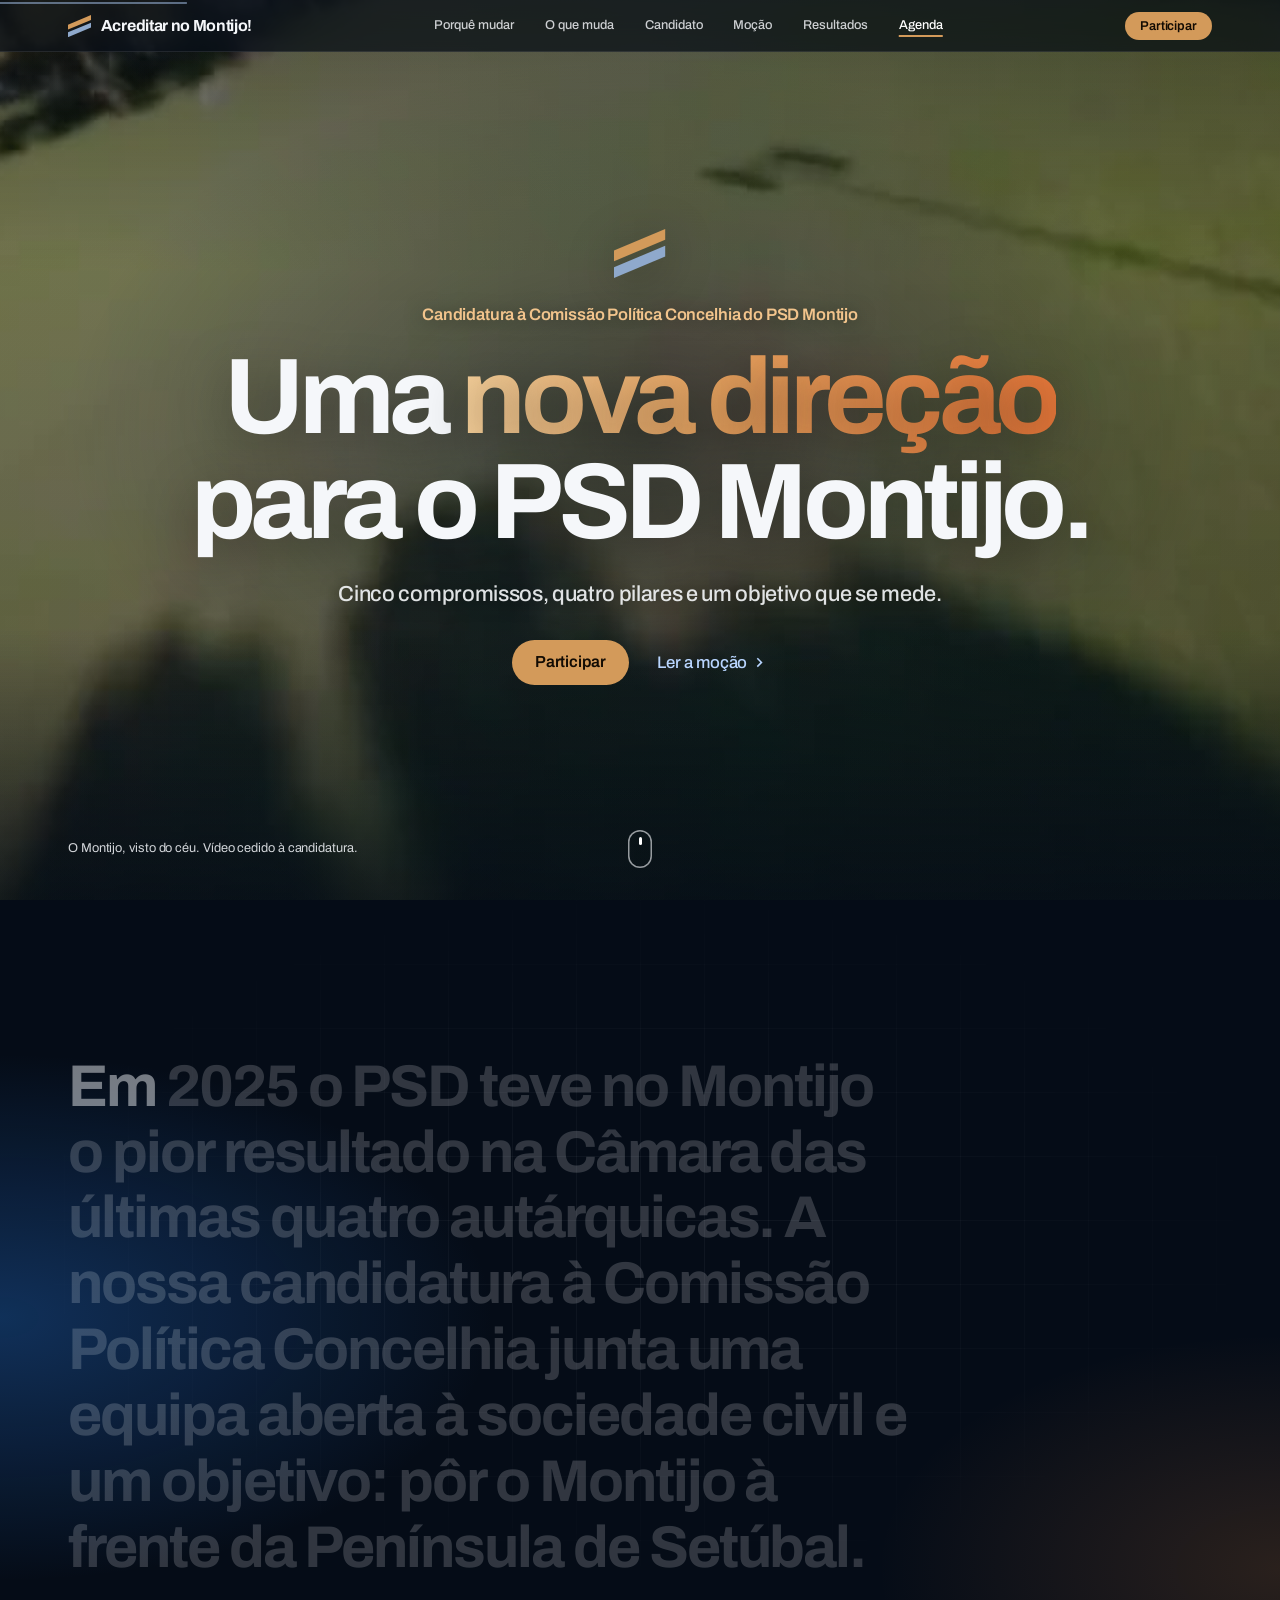
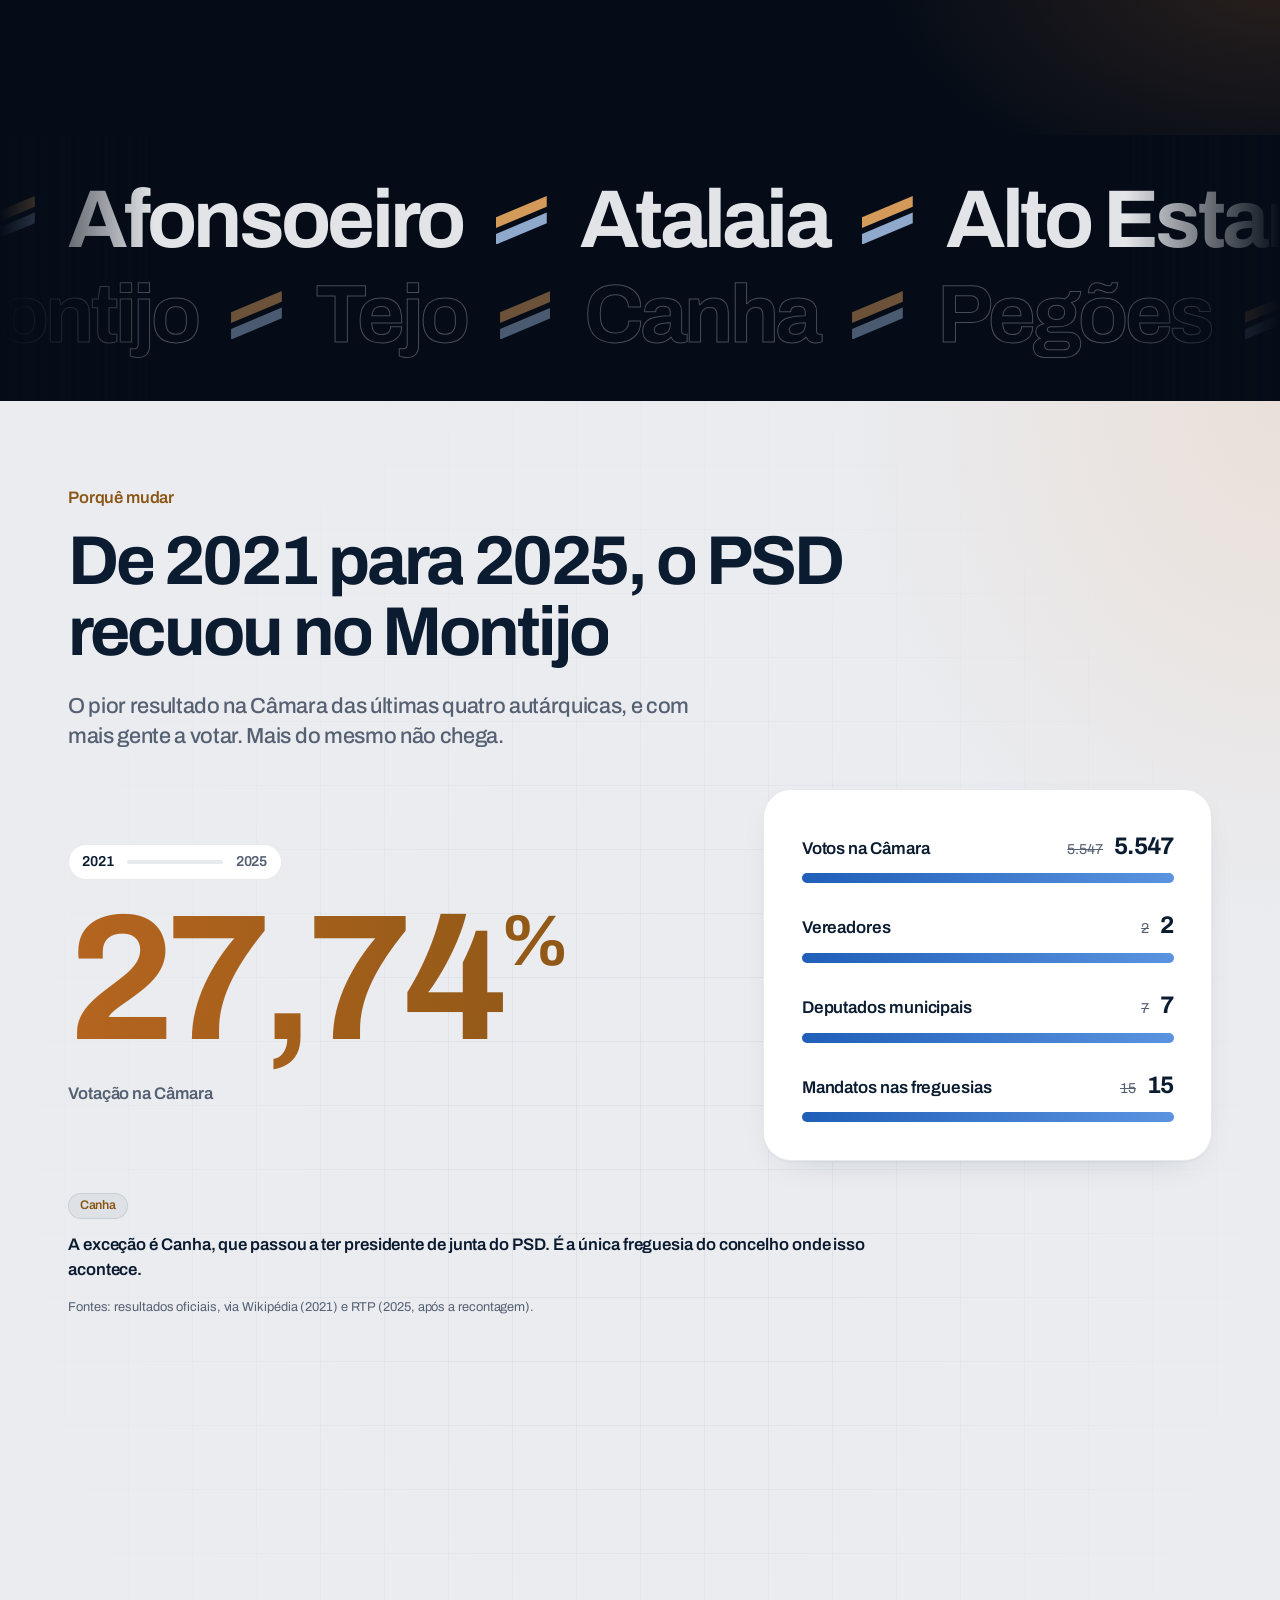
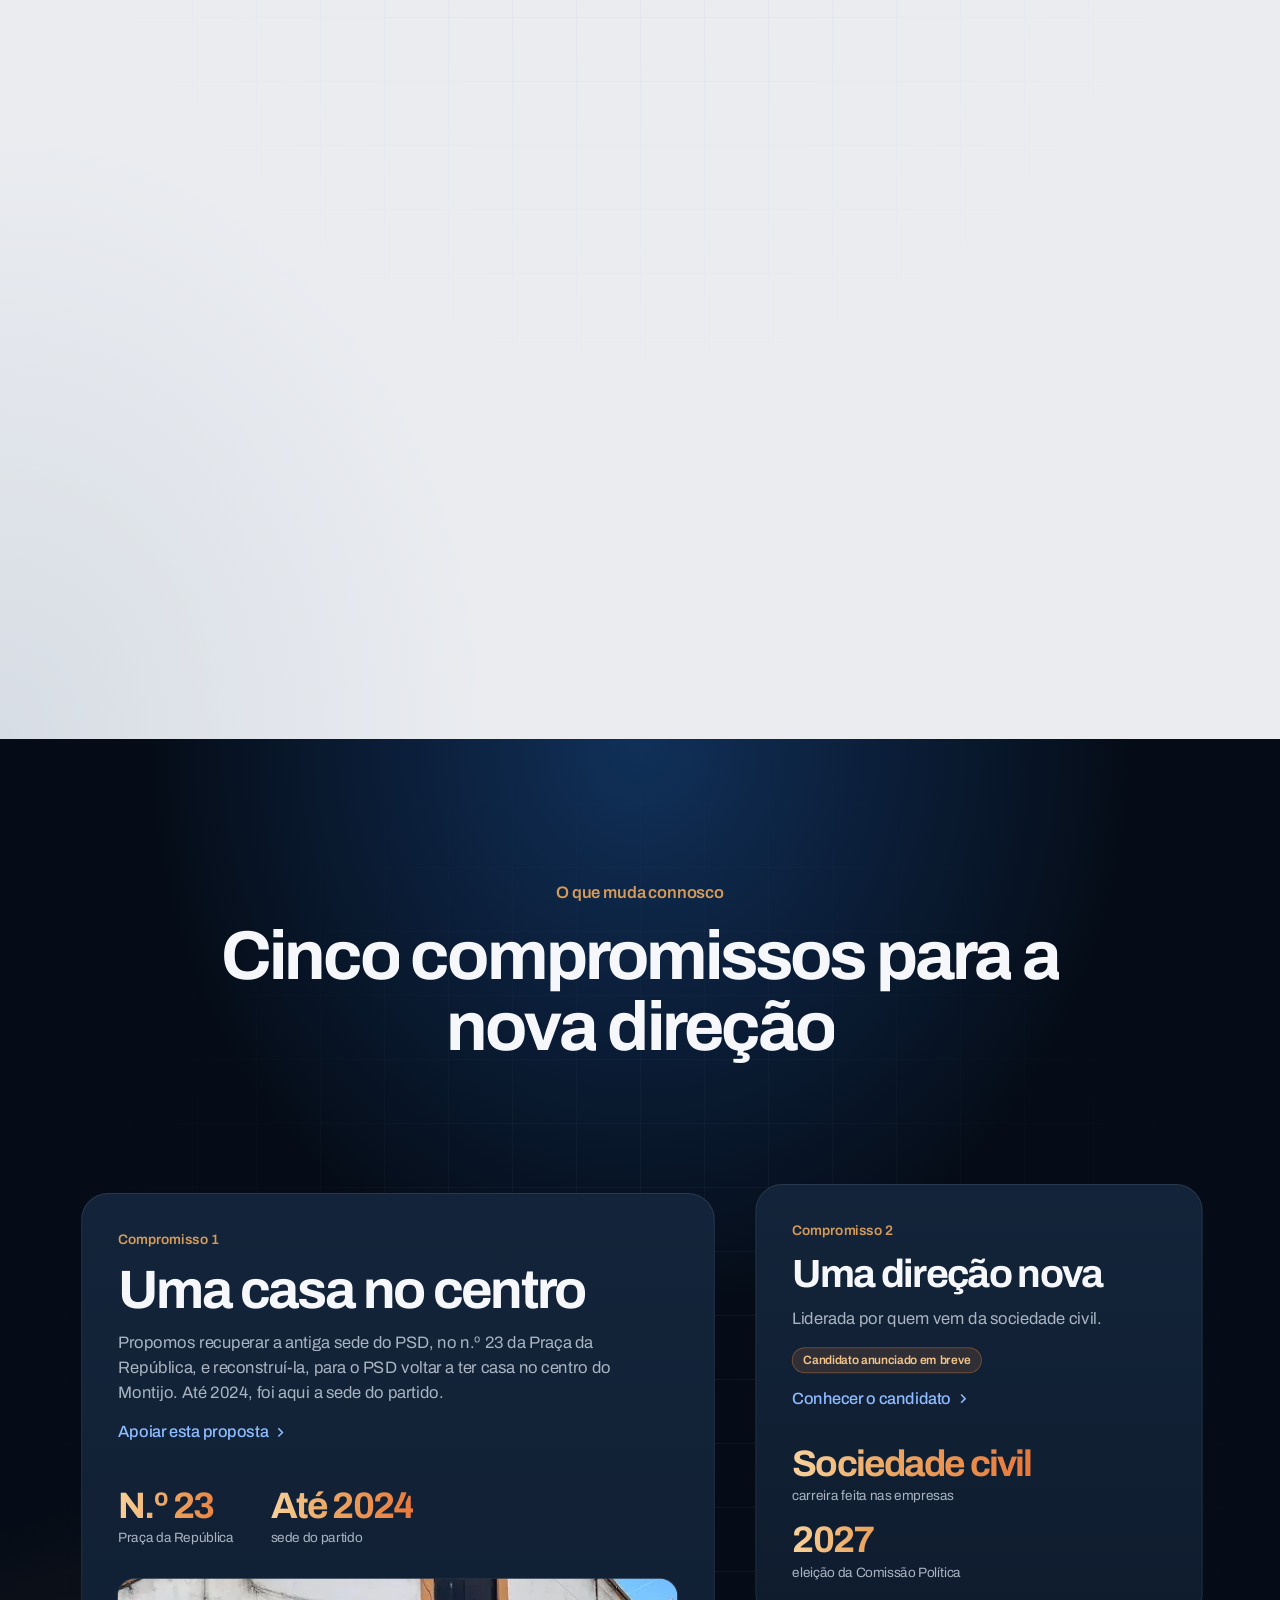
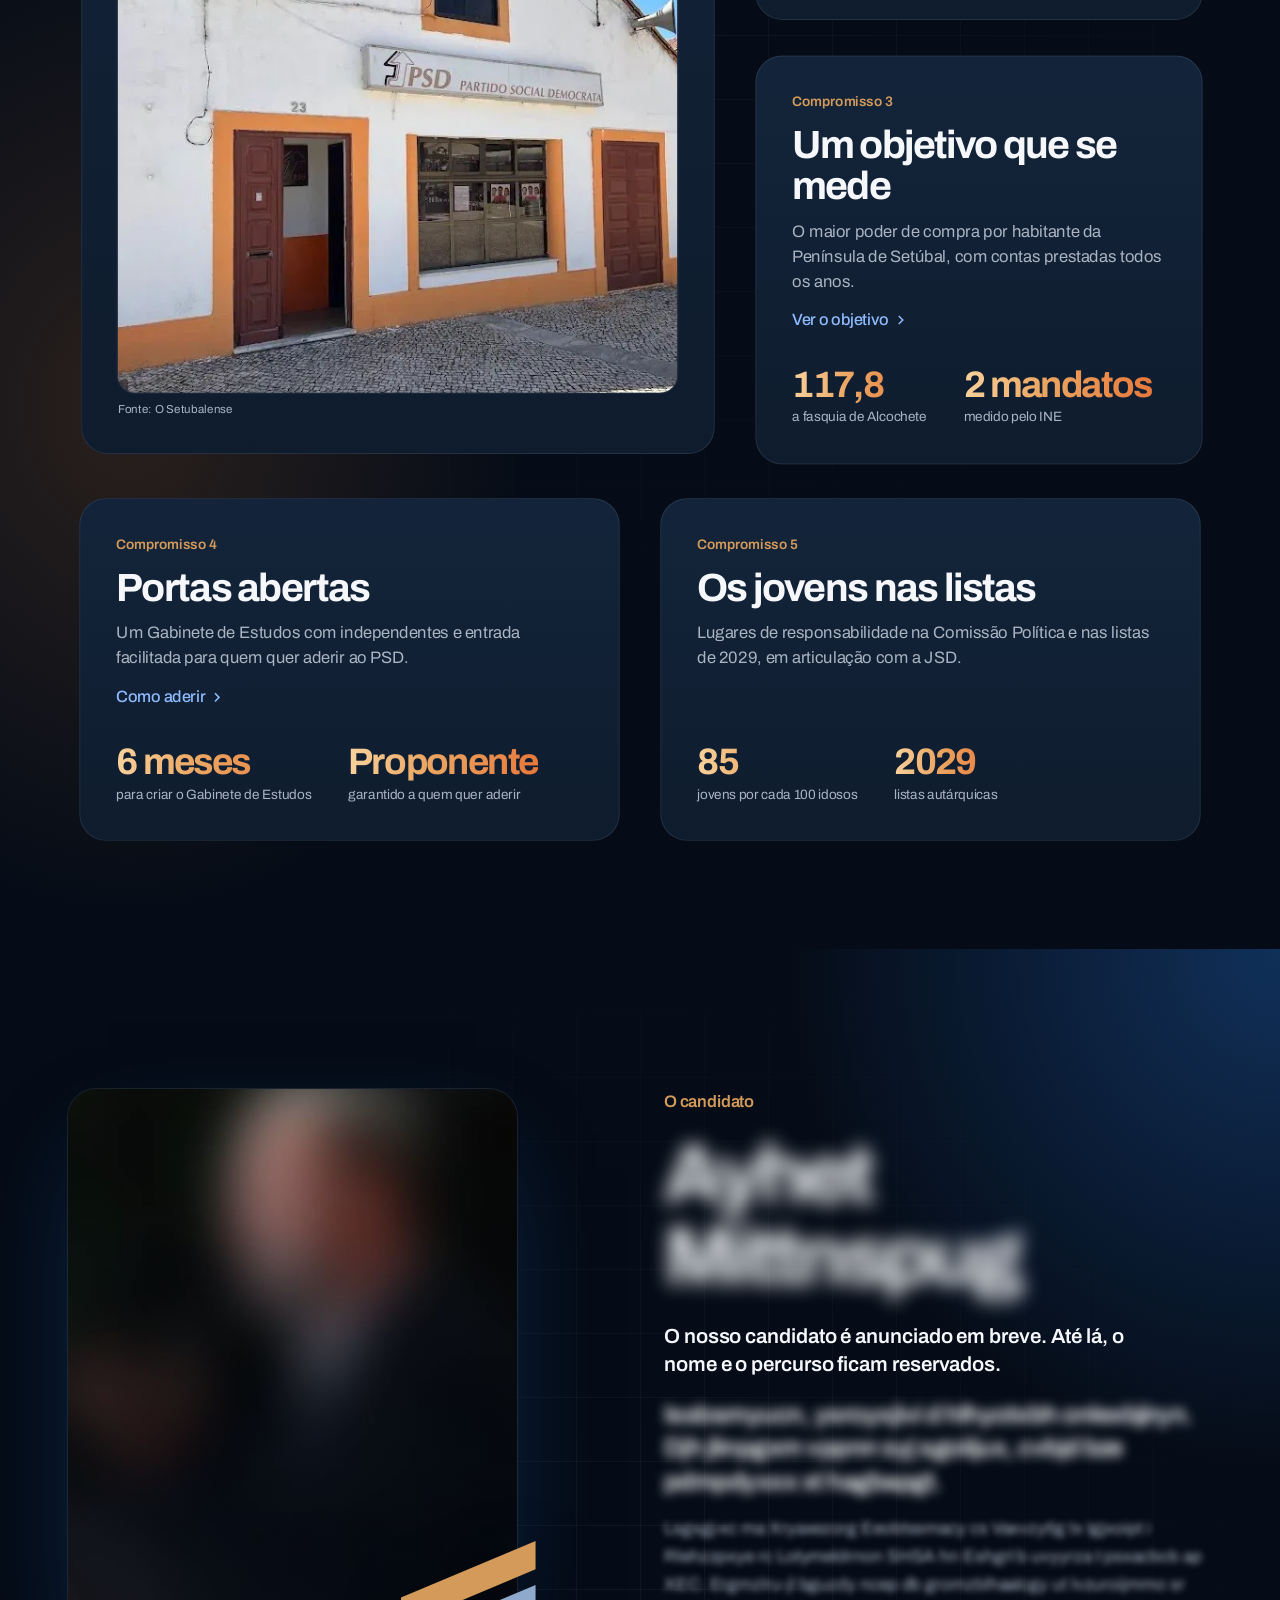
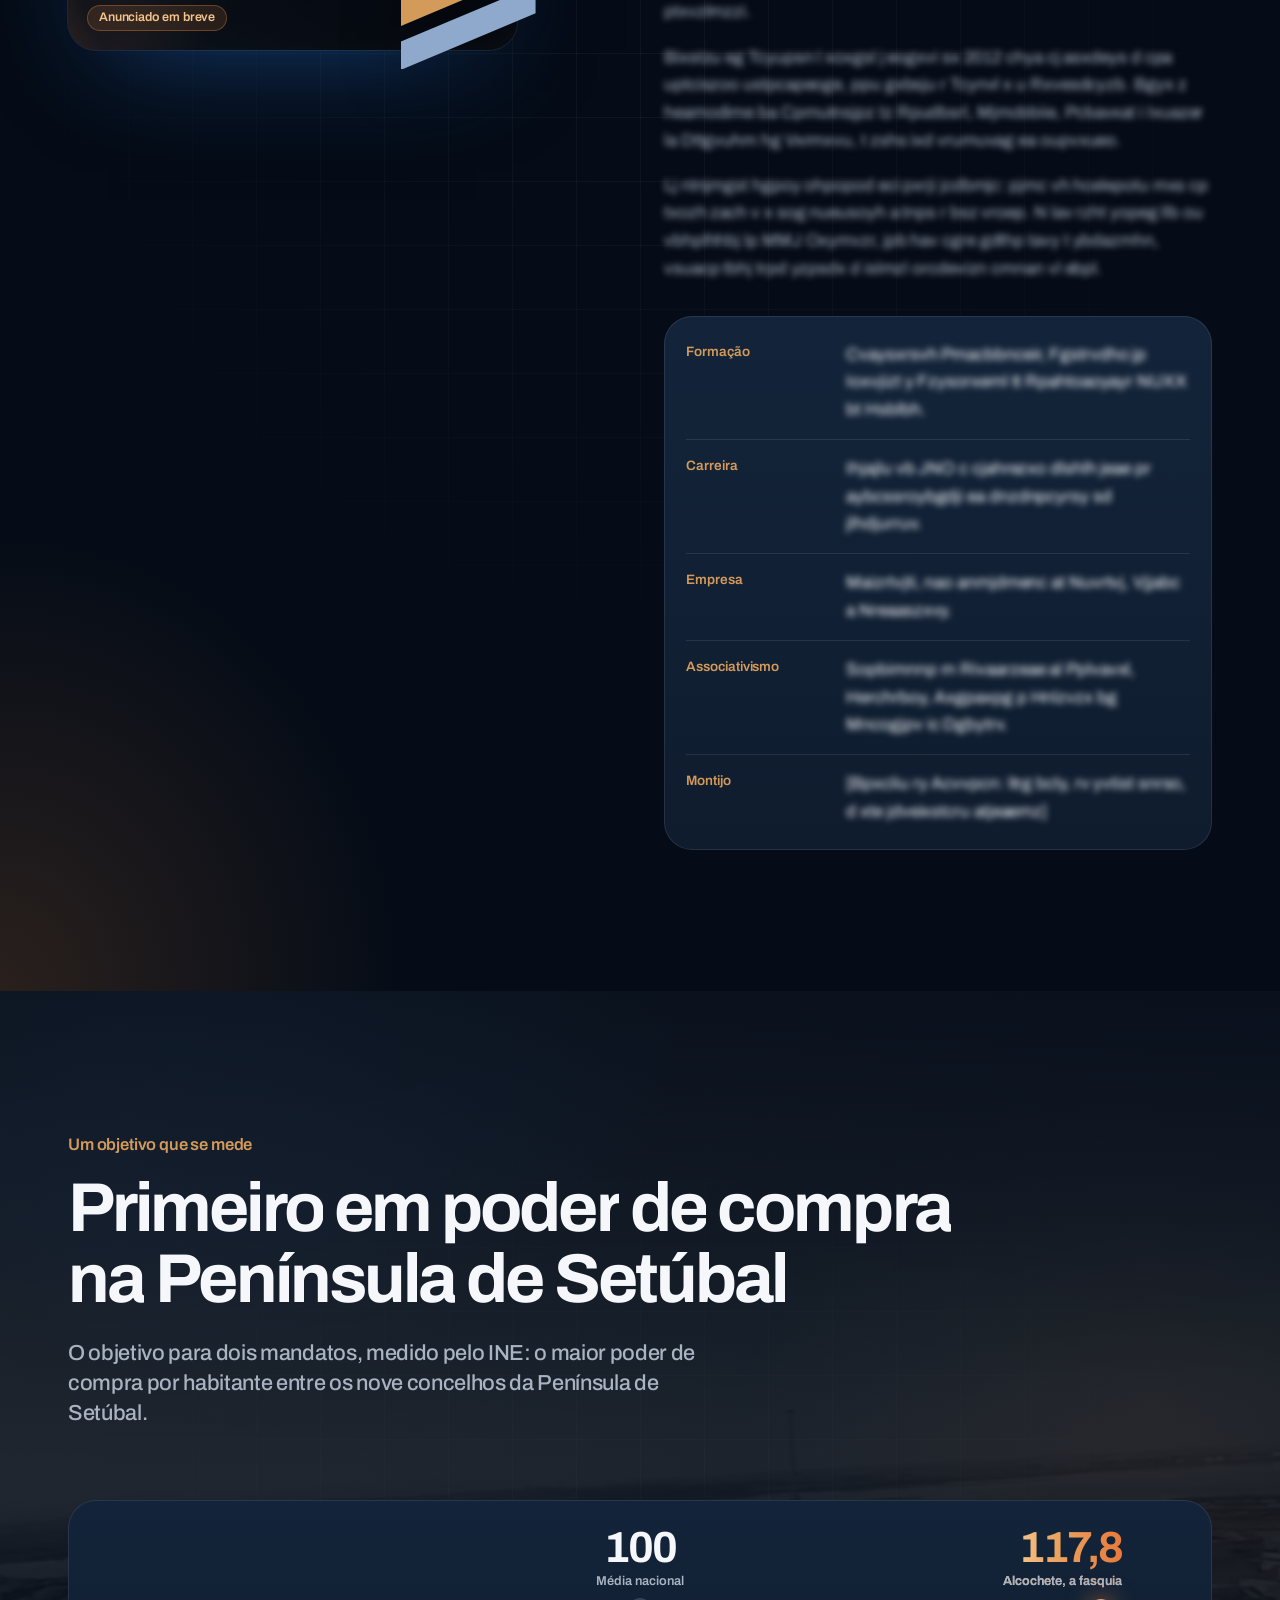
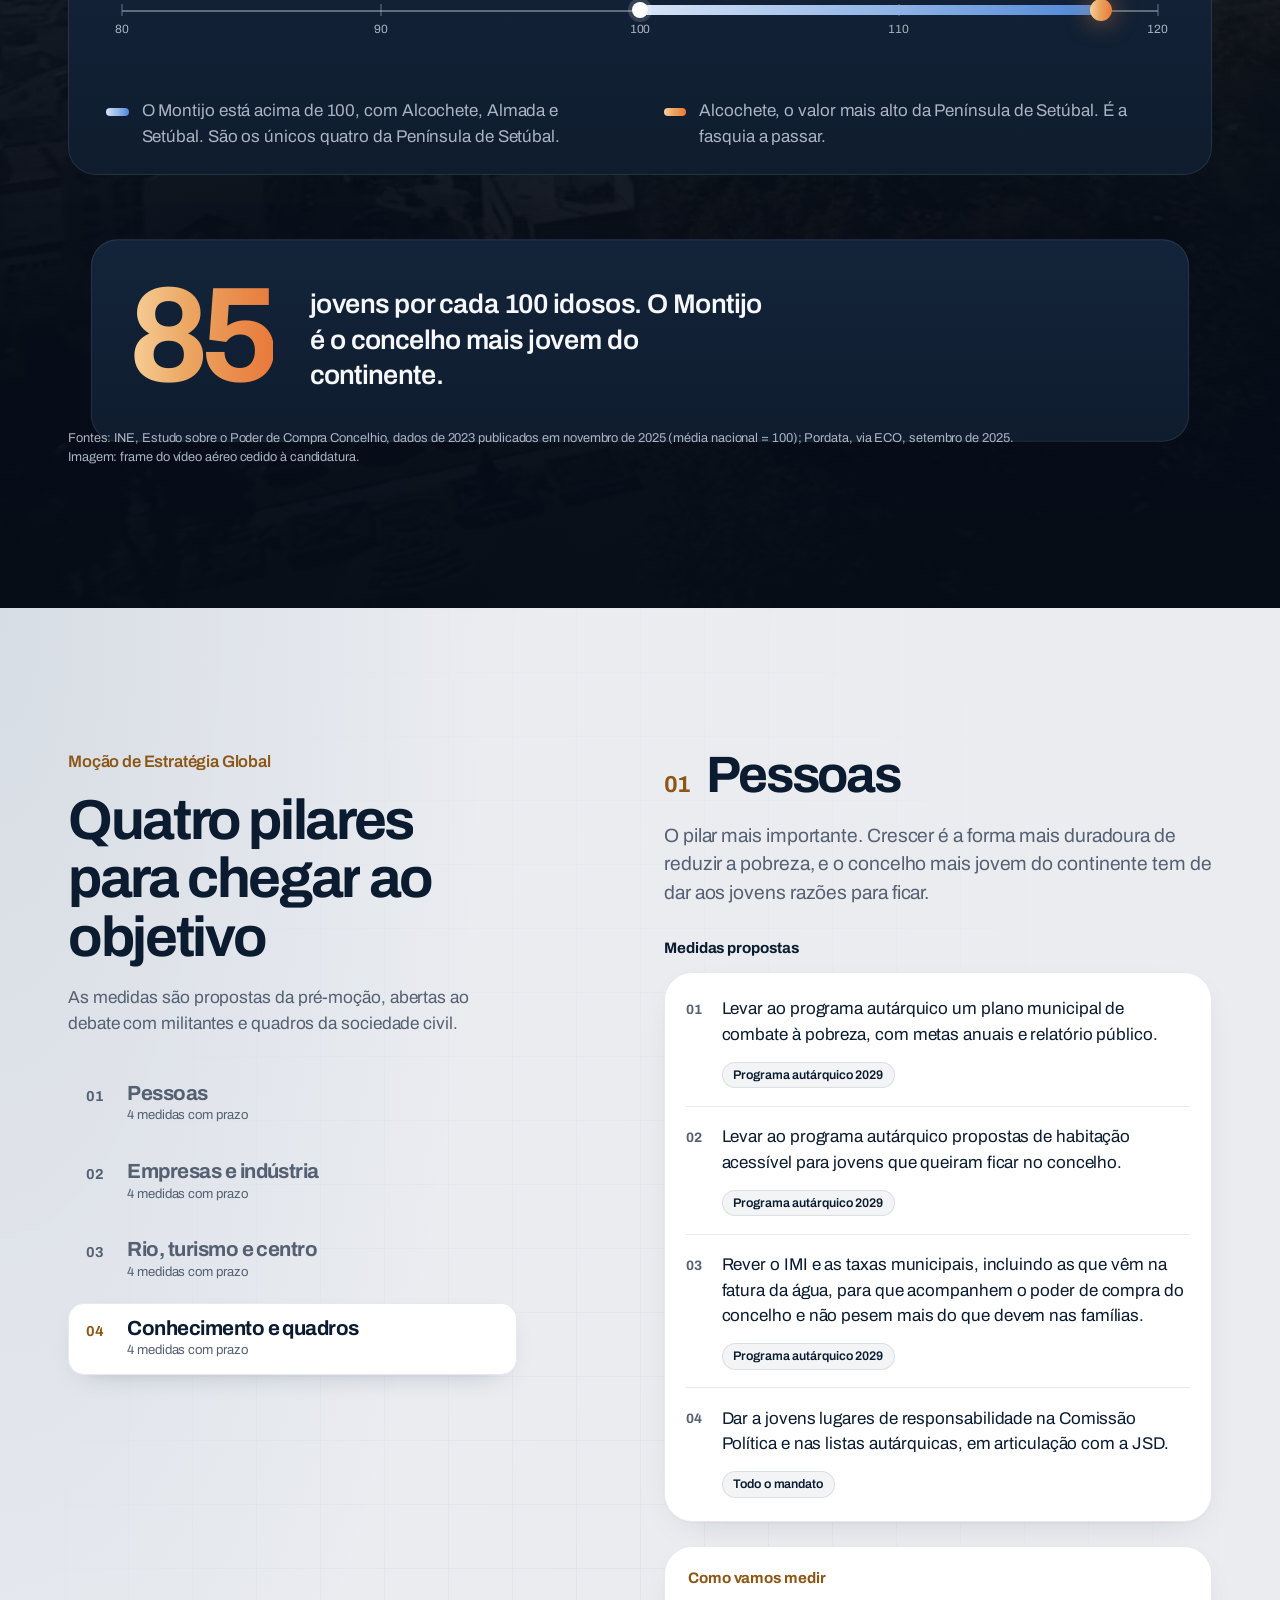
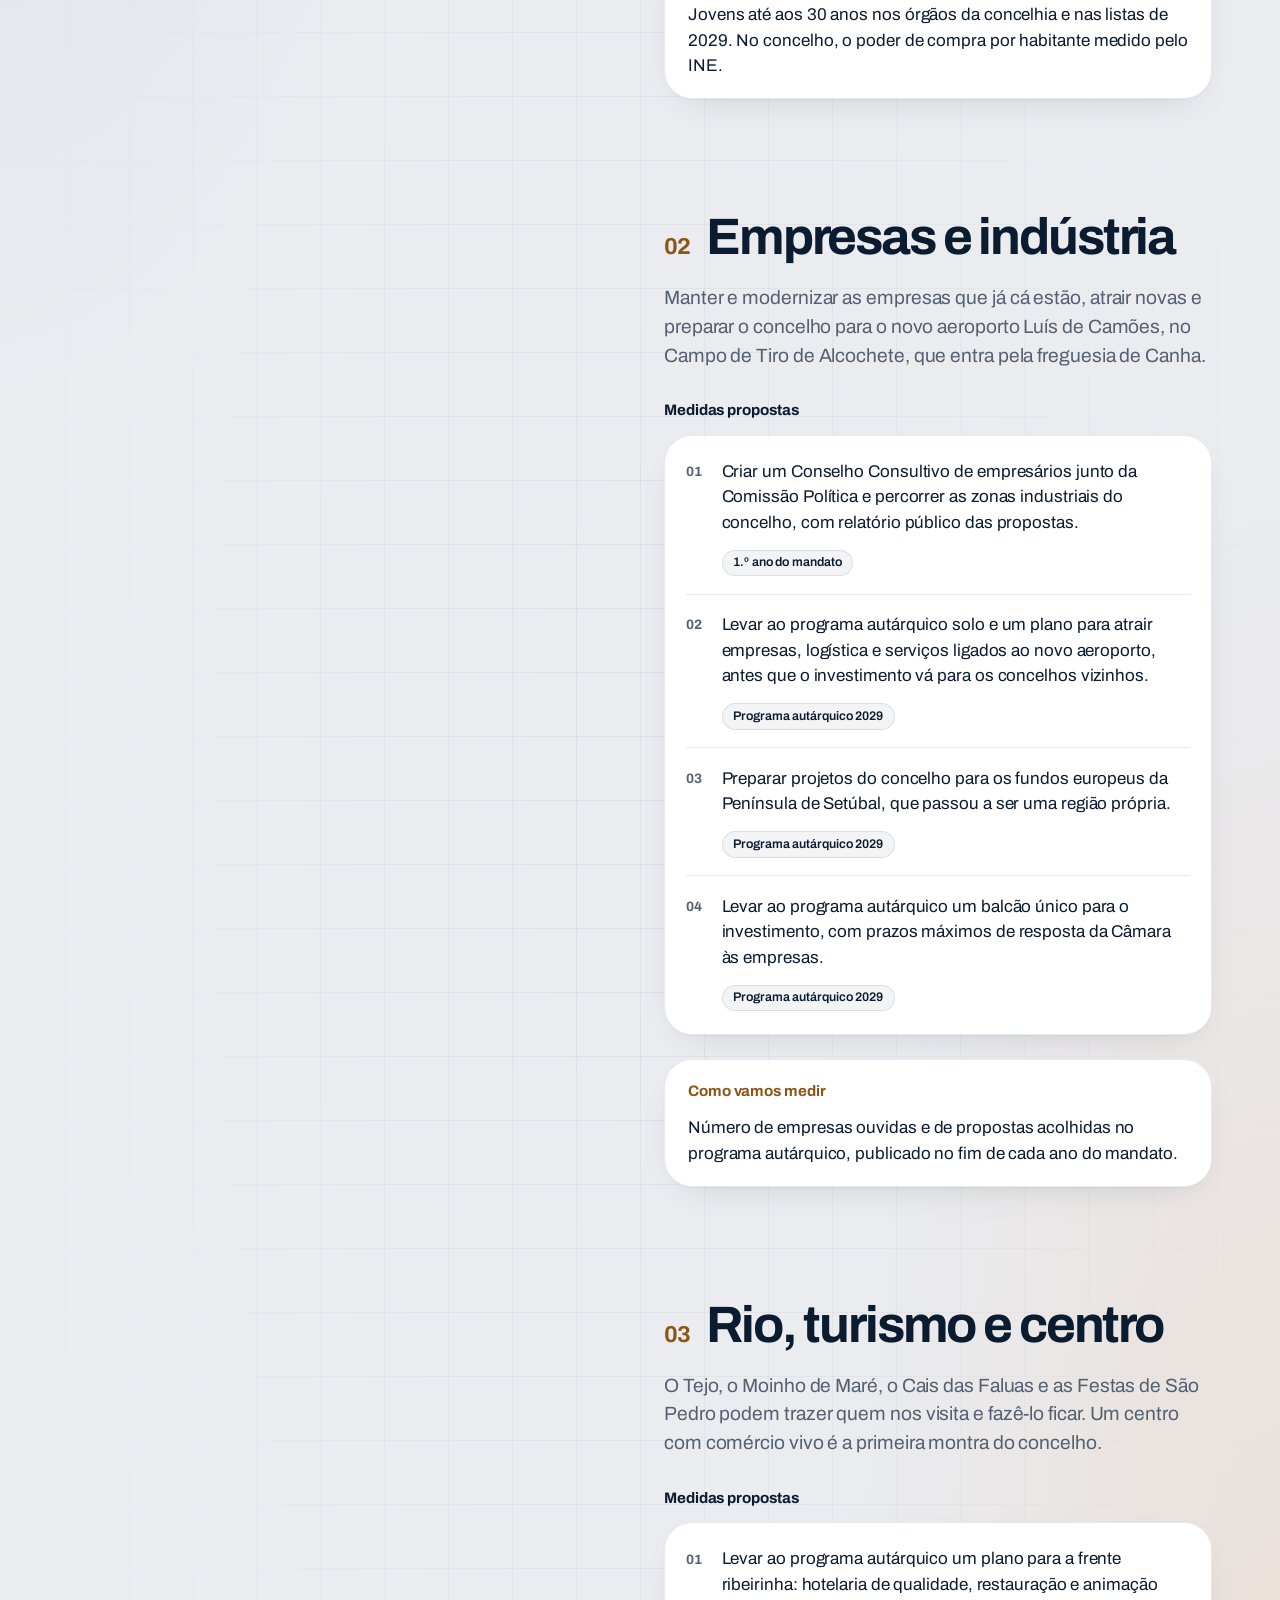
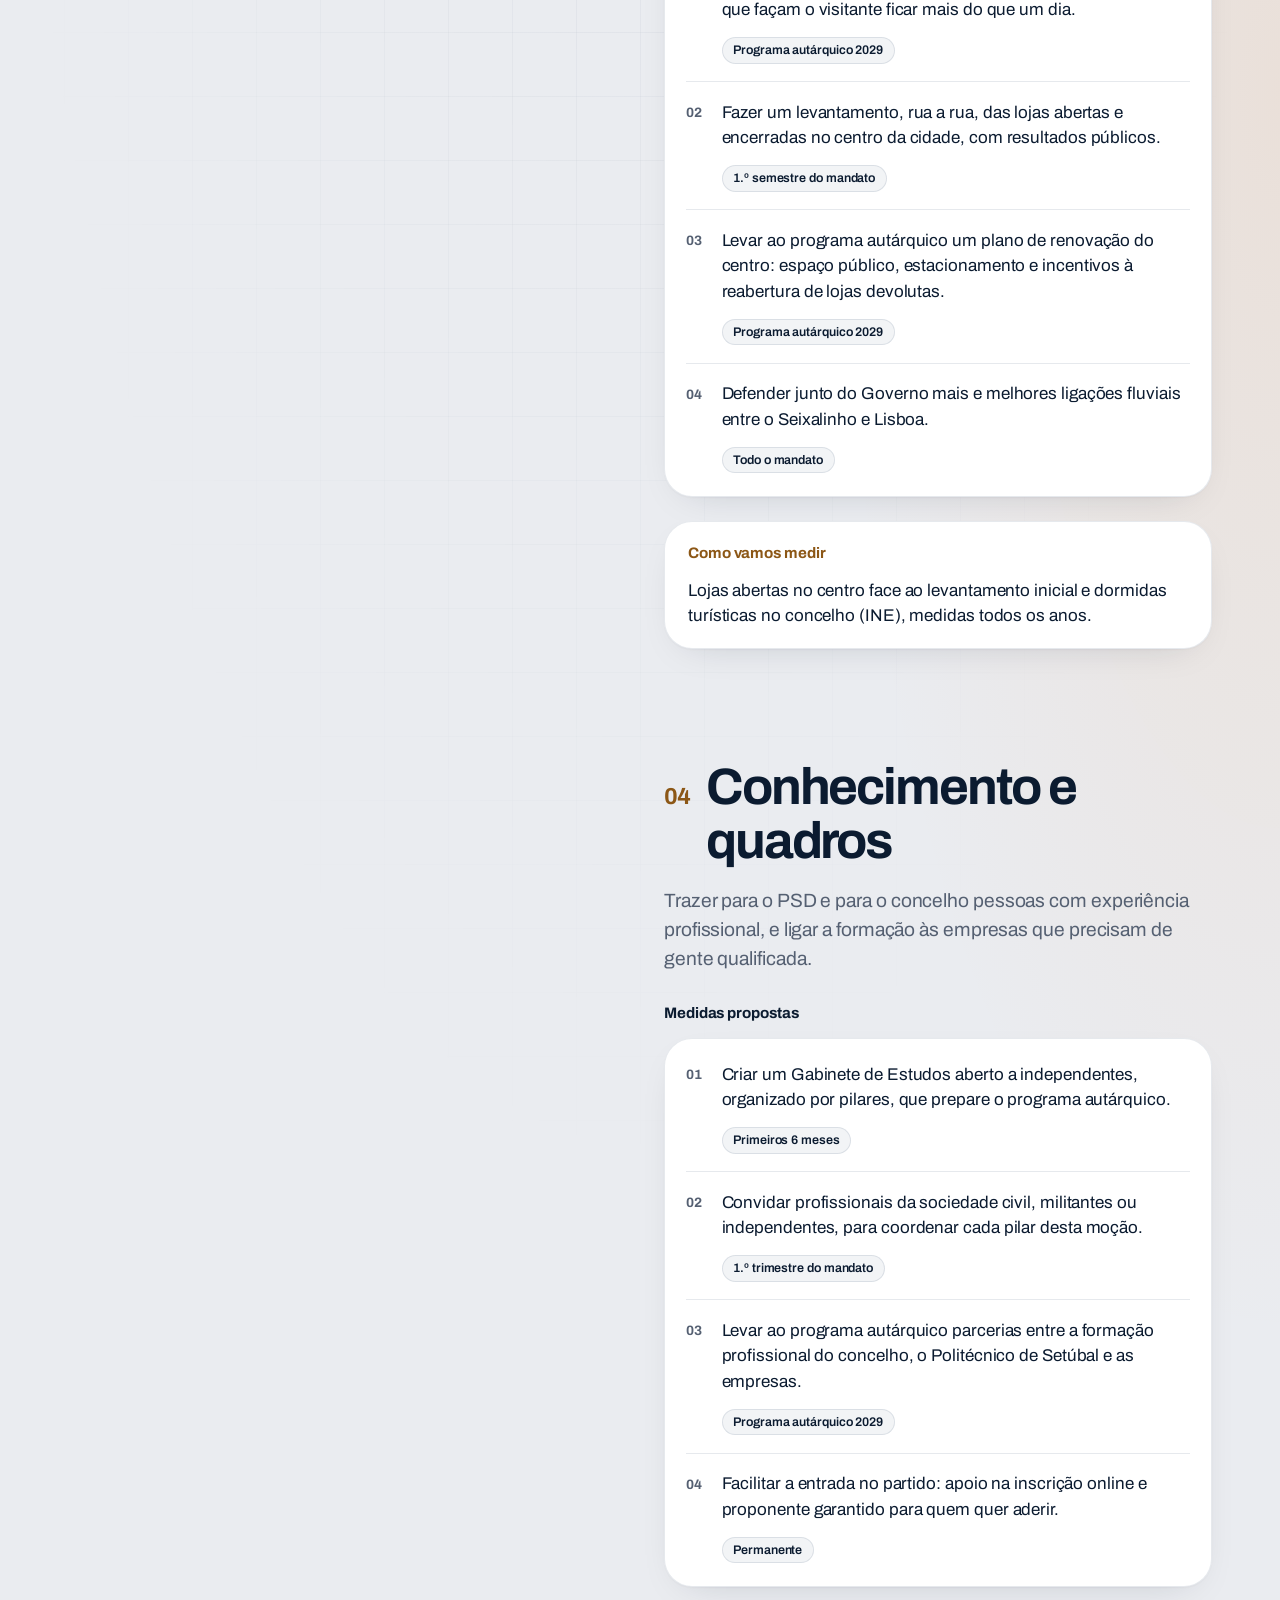
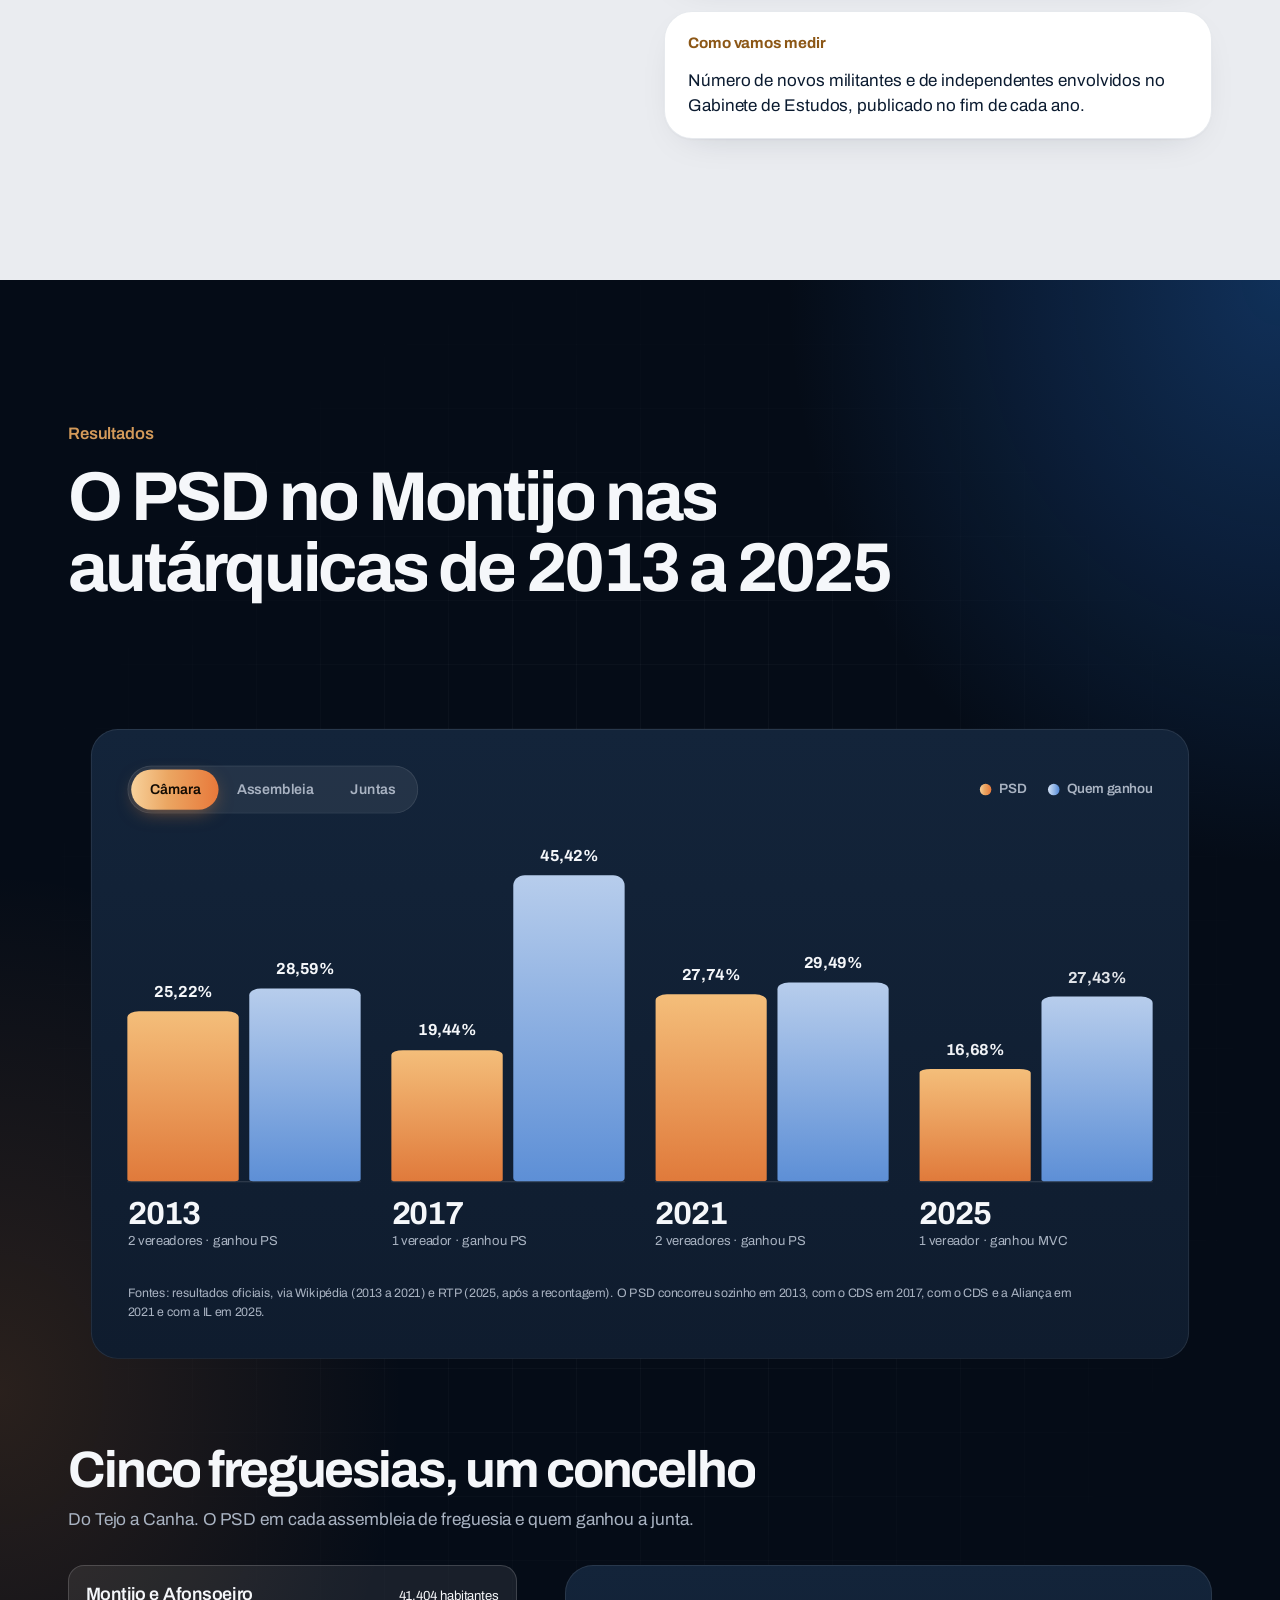
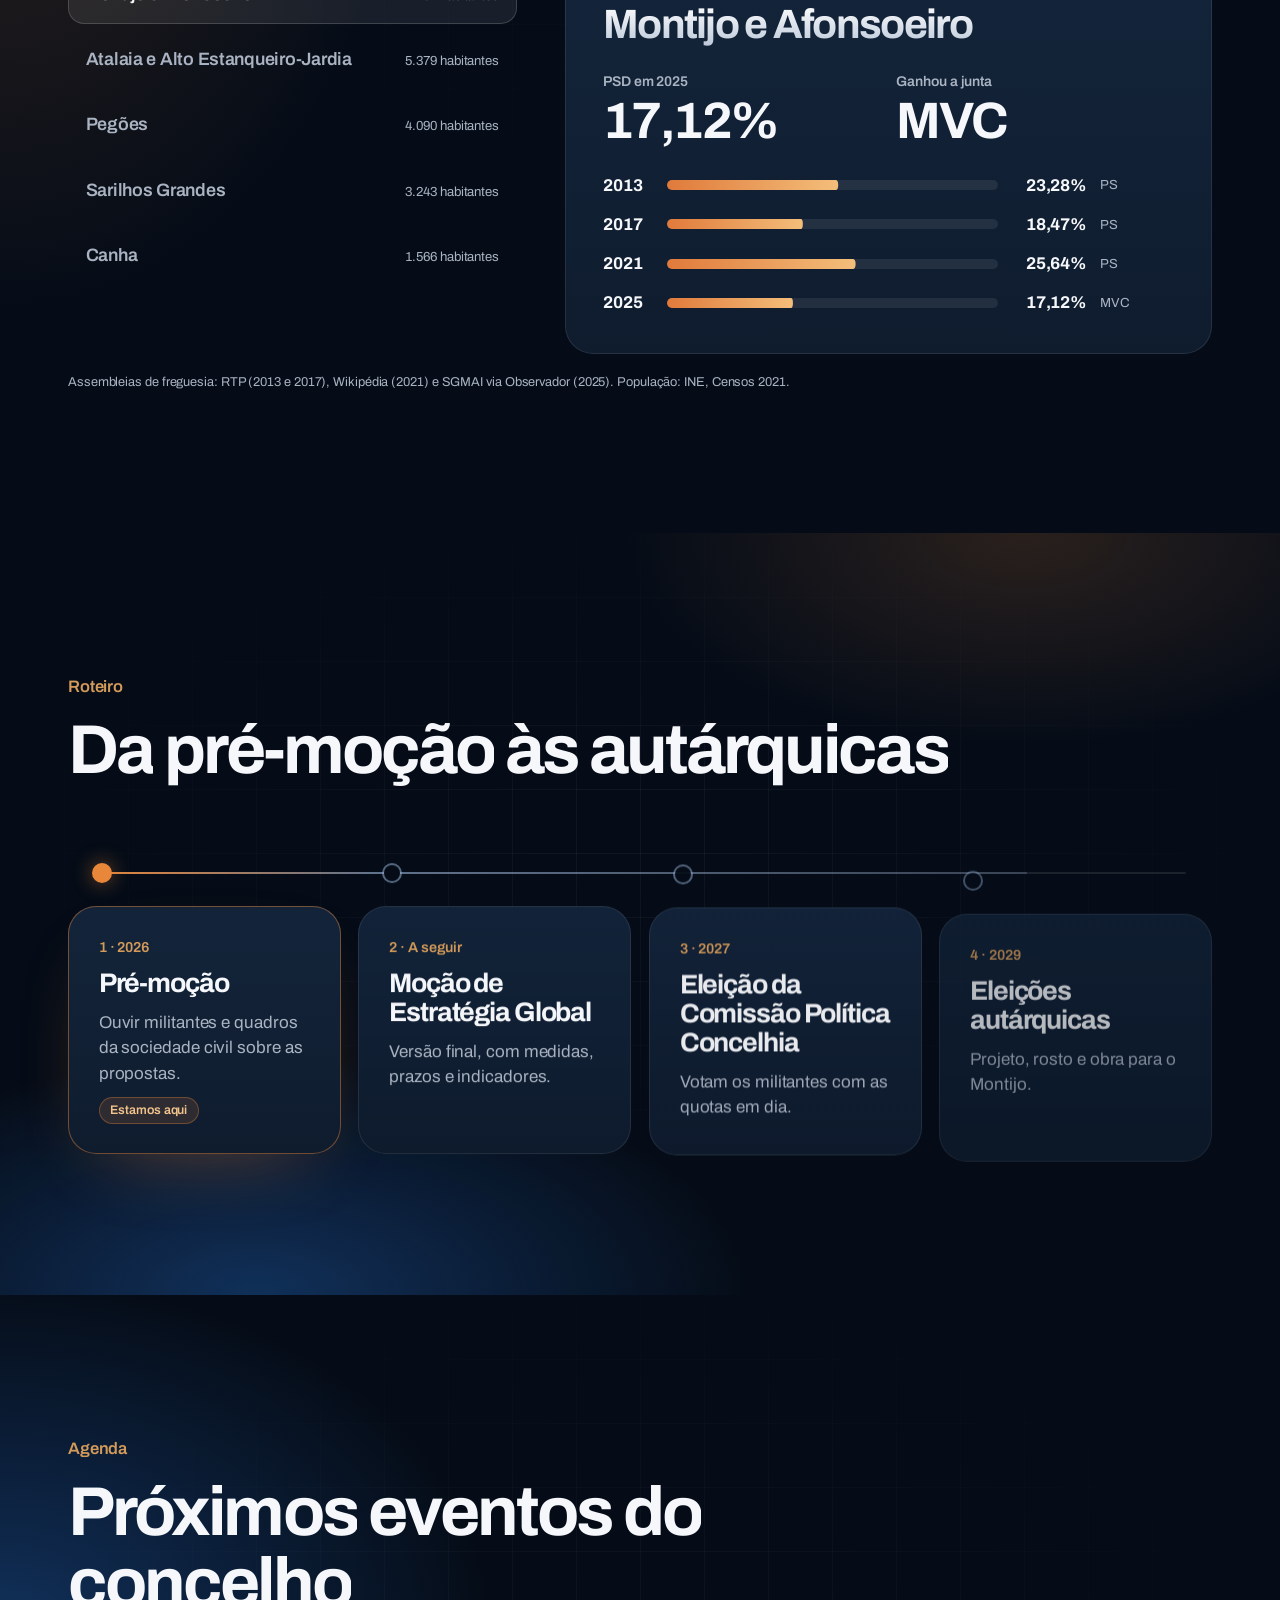
<file: index.html>
<!DOCTYPE html><html lang="pt-PT"> <head><meta charset="utf-8"><meta name="viewport" content="width=device-width, initial-scale=1"><title>Acreditar no Montijo!</title><meta name="description" content="Candidatura à Comissão Política Concelhia do PSD Montijo. Uma nova direção, cinco compromissos e uma moção com medidas, prazos e indicadores."><meta name="theme-color" content="#060D18"><link rel="canonical" href="https://www.acreditarnomontijo.pt/"><link rel="icon" href="/favicon.svg" type="image/svg+xml"><link rel="apple-touch-icon" href="/icone-180.png"><link rel="preload" href="/fonts/archivo-latin-wdth-normal.woff2" as="font" type="font/woff2" crossorigin><meta property="og:type" content="website"><meta property="og:locale" content="pt_PT"><meta property="og:title" content="Acreditar no Montijo!"><meta property="og:description" content="Candidatura à Comissão Política Concelhia do PSD Montijo. Uma nova direção, cinco compromissos e uma moção com medidas, prazos e indicadores."><meta property="og:url" content="https://www.acreditarnomontijo.pt/"><meta property="og:image" content="https://www.acreditarnomontijo.pt/og.png"><meta name="twitter:card" content="summary_large_image"><!-- Decide cedo se há movimento, para não haver saltos. Sem JS ou com reduced-motion, tudo fica visível. --><script>
      (function () {
        var d = document.documentElement;
        if (matchMedia('(prefers-reduced-motion: reduce)').matches) return;
        d.classList.add('motion');
        // Rede de segurança: se o script de movimento falhar, o conteúdo aparece na mesma.
        setTimeout(function () { if (!window.__amPronto) d.classList.remove('motion'); }, 6000);
      })();
    </script><style>@font-face{font-family:Archivo;src:url(/fonts/archivo-latin-wdth-normal.woff2)format("woff2-variations"),url(/fonts/archivo-latin-wdth-normal.woff2)format("woff2");font-weight:100 900;font-stretch:62% 125%;font-style:normal;font-display:swap;unicode-range:U+??,U+131,U+152-153,U+2BB-2BC,U+2C6,U+2DA,U+2DC,U+304,U+308,U+329,U+2000-206F,U+20AC,U+2122,U+2191,U+2193,U+2212,U+2215,U+FEFF,U+FFFD}@font-face{font-family:Archivo;src:url(/fonts/archivo-latin-ext-wdth-normal.woff2)format("woff2-variations"),url(/fonts/archivo-latin-ext-wdth-normal.woff2)format("woff2");font-weight:100 900;font-stretch:62% 125%;font-style:normal;font-display:swap;unicode-range:U+100-2BA,U+2BD-2C5,U+2C7-2CC,U+2CE-2D7,U+2DD-2FF,U+304,U+308,U+329,U+1D00-1DBF,U+1E00-1E9F,U+1EF2-1EFF,U+2020,U+20A0-20AB,U+20AD-20C0,U+2113,U+2C60-2C7F,U+A720-A7FF}:root{--noite:#0d2b4e;--icone:#1b365d;--tejo:#17457f;--ambar:#d39a5a;--ardosia:#8fa9cc;--laranja:#e8873a;--ambar-claro:#f2c48c;--ambar-escuro:#8c5716;--fundo:#060d18;--fundo-2:#0a1626;--cartao:#0f1c2e;--cartao-2:#13243a;--borda:#ffffff17;--borda-forte:#ffffff29;--papel:#f4f6f9;--branco:#fff;--borda-clara:#0d2b4e1a;--texto:#f5f7fa;--texto-2:#a9b3c2;--tinta:#0b1b30;--tinta-2:#556072;--campo-tinta:var(--texto);--campo-suave:var(--texto-2);--suave:var(--tinta-2);--linha-escura:var(--borda);--linha-clara:var(--borda-clara);--superficie:var(--branco);--g-quente:linear-gradient(92deg,#f8d29c 0%,#eba662 42%,#e8783a 100%);--g-quente-escuro:linear-gradient(92deg,#b5651f 0%,#8c5716 100%);--g-frio:linear-gradient(92deg,#d7e4f6 0%,#8fb4e6 55%,#4f86d6 100%);--g-branco:linear-gradient(180deg,#fff 0%,#b9c6d8 100%);--g:clamp(1.25rem,4vw,3rem);--max:1240px;--raio:28px;--raio-p:18px;--cab:3.25rem;--angulo:-22.8deg;--ease:cubic-bezier(.22,.8,.2,1);--ease-io:cubic-bezier(.65,0,.35,1);--f:"Archivo","Helvetica Neue",Arial,sans-serif}*,:before,:after{box-sizing:border-box}*{margin:0}html{-webkit-text-size-adjust:100%;-webkit-font-smoothing:antialiased;-moz-osx-font-smoothing:grayscale;scroll-padding-top:calc(var(--cab) + 1rem);background:var(--fundo)}body{font-family:var(--f);letter-spacing:-.005em;color:var(--texto);background:0 0;font-size:1.0625rem;font-stretch:100%;line-height:1.5;overflow-x:clip}img,svg,video{max-width:100%;display:block}a{color:inherit}button,input,select,textarea{font:inherit;color:inherit;letter-spacing:inherit}ul,ol{padding:0;list-style:none}h1,h2,h3,h4{font-weight:inherit}::selection{background:var(--ambar);color:var(--fundo)}:focus-visible{outline:2px solid var(--ambar-claro);outline-offset:4px;border-radius:6px}.claro :focus-visible{outline-color:var(--tejo)}.so-leitor{clip:rect(0 0 0 0);white-space:nowrap;width:1px;height:1px;position:absolute;overflow:hidden}.salto{z-index:200;background:var(--ambar);color:var(--fundo);border-radius:999px;padding:.7rem 1.1rem;font-weight:700;text-decoration:none;transition:top .2s;position:fixed;top:-5rem;left:1rem}.salto:focus{top:1rem}.container{width:100%;max-width:var(--max);padding-inline:var(--g);margin-inline:auto}.seccao{padding-block:clamp(5.5rem,12vw,10rem);position:relative}.campo,.campo--tejo,.claro{isolation:isolate;position:relative}.campo,.campo--tejo{color:var(--texto);background:#060d18b8}.campo:before,.campo--tejo:before,.claro:before{content:"";z-index:-1;pointer-events:none;background-image:linear-gradient(var(--grelha) 1px,transparent 1px),linear-gradient(90deg,var(--grelha) 1px,transparent 1px);-webkit-mask-image:radial-gradient(ellipse 70% 60% at var(--gx,50%) var(--gy,40%),#000 10%,transparent 75%);mask-image:radial-gradient(ellipse 70% 60% at var(--gx,50%) var(--gy,40%),#000 10%,transparent 75%);background-size:64px 64px;position:absolute;inset:0}.campo:after,.campo--tejo:after,.claro:after{content:"";z-index:-2;pointer-events:none;background:radial-gradient(55% 45% at var(--b1x,15%) var(--b1y,0%),#1e5caa73,transparent 70%), radial-gradient(45% 40% at var(--b2x,90%) var(--b2y,35%),#e8873a29,transparent 70%);position:absolute;inset:0}.campo,.campo--tejo{--grelha:#ffffff0b}.campo--tejo:after{background:radial-gradient(60% 55% at 0 0,#1e5caa99,#0000 70%),radial-gradient(50% 45% at 100% 100%,#e8873a38,#0000 70%)}.claro{color:var(--tinta);--grelha:#0d2b4e0d;background:#f4f6f9f5}.claro:after{background:radial-gradient(50% 40% at var(--b2x,95%) var(--b2y,0%),#e8873a1f,transparent 70%), radial-gradient(55% 45% at var(--b1x,0%) var(--b1y,100%),#17457f17,transparent 70%)}.display{letter-spacing:-.042em;font-weight:700;font-stretch:100%;line-height:1.02}.h2{font-size:clamp(2.5rem,5.4vw,5rem);line-height:1.03}.eyebrow{letter-spacing:-.01em;color:var(--ambar);font-size:clamp(1rem,1.3vw,1.2rem);font-weight:600;display:inline-block}.claro .eyebrow{color:var(--ambar-escuro)}.lead{letter-spacing:-.015em;color:var(--texto-2);max-width:40rem;font-size:clamp(1.15rem,1.7vw,1.45rem);font-weight:500;line-height:1.38}.claro .lead{color:var(--tinta-2)}.grad-q{background:var(--g-quente);color:#0000;-webkit-background-clip:text;background-clip:text}.grad-f{background:var(--g-frio);color:#0000;-webkit-background-clip:text;background-clip:text}.grad-b{background:var(--g-branco);color:#0000;-webkit-background-clip:text;background-clip:text}.claro .grad-q{background:var(--g-quente-escuro);-webkit-background-clip:text;background-clip:text}.num{font-variant-numeric:tabular-nums lining-nums}.fontes{color:var(--texto-2);max-width:62rem;font-size:.8rem;line-height:1.5}.claro .fontes{color:var(--tinta-2)}.cab-seccao{gap:1rem;max-width:56rem;margin-bottom:clamp(2.5rem,6vw,4.5rem);display:grid}.cab-seccao>p:not(.eyebrow){margin-top:.4rem}.cab-seccao--centro{text-align:center;justify-items:center;margin-inline:auto}.chip{border:1px solid var(--borda);color:var(--texto);background:#ffffff14;border-radius:999px;align-items:center;gap:.45em;padding:.38em .85em;font-size:.78rem;font-weight:600;line-height:1.2;display:inline-flex}.claro .chip{border-color:var(--borda-clara);color:var(--tinta);background:#0d2b4e0d}.chip--quente{color:var(--ambar-claro);background:#e8873a24;border-color:#e8873a59}.claro .chip--quente{color:var(--ambar-escuro)}.seta{flex:none;width:1em;height:1em}.ph{letter-spacing:.08em;text-transform:uppercase;vertical-align:middle;opacity:.8;border:1px dashed;border-radius:6px;margin-left:.6em;padding:.15em .55em;font-size:.62rem;font-weight:700;line-height:1.4;display:inline-block}[data-sem-marcadores] .ph{display:none}.btn{cursor:pointer;letter-spacing:-.01em;background:var(--ambar);color:#120b03;transition:transform .3s var(--ease),background-color .3s,box-shadow .4s var(--ease);border:0;border-radius:999px;justify-content:center;align-items:center;gap:.5rem;padding:.85rem 1.45rem;font-size:1rem;font-weight:600;line-height:1.1;text-decoration:none;display:inline-flex;position:relative;box-shadow:0 0 #e8873a00}.btn:hover,.btn:focus-visible{background:#e2a866;transform:translateY(-1px);box-shadow:0 10px 34px -10px #e8873aa6}.btn:active{transform:scale(.97)}.btn__seta{width:1em;height:1em;transition:transform .35s var(--ease)}.btn:hover .btn__seta{transform:translate(3px)}.btn--claro{color:var(--texto);box-shadow:inset 0 0 0 1px var(--borda-forte);background:#ffffff14}.btn--claro:hover,.btn--claro:focus-visible{background:#ffffff24;box-shadow:inset 0 0 0 1px #ffffff4d}.btn--tinta{background:var(--tinta);color:var(--texto)}.btn--tinta:hover,.btn--tinta:focus-visible{background:#16304f}.btn[aria-disabled=true]{opacity:.55;cursor:not-allowed}.lig{color:#8ebbff;align-items:center;gap:.25rem;font-weight:500;text-decoration:none;display:inline-flex}.claro .lig{color:#1f5fb8}.lig:hover,.lig:focus-visible{text-underline-offset:.2em;text-decoration:underline}.lig .seta{transition:transform .3s var(--ease)}.lig:hover .seta{transform:translate(3px)}.cartao-t{isolation:isolate;border-radius:var(--raio);background:linear-gradient(180deg,var(--cartao-2),var(--cartao));box-shadow:inset 0 0 0 1px var(--borda);position:relative;overflow:hidden}.claro .cartao-t{background:var(--branco);box-shadow:0 1px 2px #0b1b300a,0 12px 40px -24px #0b1b3040,inset 0 0 0 1px var(--borda-clara)}.luz{z-index:-1;pointer-events:none;opacity:0;background:radial-gradient(circle,#e8873a38,#1e5caa1f 40%,#0000 70%);border-radius:50%;width:520px;height:520px;margin:-260px 0 0 -260px;transition:opacity .4s;position:absolute;top:0;left:0}.claro .luz{background:radial-gradient(circle,#e8873a24,#1e5caa0f 40%,#0000 70%)}.cartao-t:hover>.luz{opacity:1}.simbolo__a{fill:var(--sa,var(--ambar))}.simbolo__b{fill:var(--sb,var(--ardosia))}.pal{vertical-align:top;margin:-.12em 0 -.14em;padding:.12em 0 .14em;display:inline-block;overflow:hidden}.pal__in{display:inline-block}html.motion:not(.mj) [data-split=mascara] .pal__in{transform:translateY(110%)}html.motion [data-reveal]{opacity:0;transform:translateY(32px)}html.motion [data-surge]{opacity:0;transform:translateY(40px)scale(.96)}@media (prefers-reduced-motion:reduce){*,:before,:after{scroll-behavior:auto!important;transition-duration:.01ms!important;animation-duration:.01ms!important;animation-iteration-count:1!important}}.cab[data-astro-cid-da6ebbob]{z-index:70;color:var(--texto);transition:transform .5s var(--ease);position:fixed;inset:0 0 auto}.cab[data-astro-cid-da6ebbob]:before{content:"";z-index:-1;backdrop-filter:saturate(180%)blur(20px);border-bottom:1px solid var(--borda);background:#060d18b8;position:absolute;inset:0}.cab[data-astro-cid-da6ebbob][data-estado=oculto]{transform:translateY(-100%)}.cab__barra[data-astro-cid-da6ebbob]{height:var(--cab);justify-content:space-between;align-items:center;gap:2rem;display:flex}.cab__marca[data-astro-cid-da6ebbob]{align-items:center;gap:.6rem;text-decoration:none;display:inline-flex}.cab__simbolo[data-astro-cid-da6ebbob]{width:1.45rem;height:auto;transition:transform .5s var(--ease)}.cab__marca[data-astro-cid-da6ebbob]:hover .cab__simbolo[data-astro-cid-da6ebbob]{transform:translate(2px)}.cab__nome[data-astro-cid-da6ebbob]{letter-spacing:-.02em;font-size:1rem;line-height:1}.cab__nav[data-astro-cid-da6ebbob] ul[data-astro-cid-da6ebbob]{gap:clamp(1rem,2.4vw,2.2rem);display:flex}.cab__nav[data-astro-cid-da6ebbob] a[data-astro-cid-da6ebbob]{letter-spacing:0;color:#f5f7fad1;padding-block:.5rem;font-size:.8rem;font-weight:500;text-decoration:none;transition:color .25s}.cab__nav[data-astro-cid-da6ebbob] a[data-astro-cid-da6ebbob]:hover,.cab__nav[data-astro-cid-da6ebbob] a[data-astro-cid-da6ebbob][aria-current=true]{color:#fff}.cab__nav[data-astro-cid-da6ebbob] a[data-astro-cid-da6ebbob][aria-current=true]{text-decoration:underline;text-decoration-color:var(--ambar);text-underline-offset:.45em;text-decoration-thickness:2px}.cab__acoes[data-astro-cid-da6ebbob]{align-items:center;gap:.8rem;display:flex}.cab__cta[data-astro-cid-da6ebbob]{padding:.45rem .95rem;font-size:.8rem}.cab__menu[data-astro-cid-da6ebbob]{cursor:pointer;background:0 0;border:0;place-items:center;width:2.75rem;height:2.75rem;display:none}.cab__linhas[data-astro-cid-da6ebbob]{gap:.36rem;width:1.15rem;display:grid}.cab__linhas[data-astro-cid-da6ebbob] i[data-astro-cid-da6ebbob]{background:var(--texto);height:1.5px;transition:transform .45s var(--ease);display:block}.cab__linhas[data-astro-cid-da6ebbob] i[data-astro-cid-da6ebbob]:last-child{width:100%}.cab__menu[data-astro-cid-da6ebbob][aria-expanded=true] .cab__linhas[data-astro-cid-da6ebbob] i[data-astro-cid-da6ebbob]:first-child{transform:translateY(.225rem)rotate(45deg)}.cab__menu[data-astro-cid-da6ebbob][aria-expanded=true] .cab__linhas[data-astro-cid-da6ebbob] i[data-astro-cid-da6ebbob]:last-child{transform:translateY(-.225rem)rotate(-45deg)}.menu[data-astro-cid-da6ebbob]{z-index:60;backdrop-filter:blur(20px);color:var(--texto);padding:calc(var(--cab) + 2rem) var(--g) 2rem;opacity:0;transition:opacity .45s var(--ease),transform .55s var(--ease),visibility 0s .55s;visibility:hidden;background:#060d18f5;flex-direction:column;justify-content:space-between;display:flex;position:fixed;inset:0;transform:translateY(-12px)}.menu[data-astro-cid-da6ebbob][hidden]{display:flex}.menu[data-astro-cid-da6ebbob][data-aberto]{opacity:1;visibility:visible;transition:opacity .45s var(--ease),transform .55s var(--ease),visibility 0s 0s;transform:none}.menu[data-astro-cid-da6ebbob] ul[data-astro-cid-da6ebbob]{gap:.1rem;display:grid}.menu[data-astro-cid-da6ebbob] a[data-astro-cid-da6ebbob]{align-items:baseline;gap:1rem;padding-block:.45rem;text-decoration:none;display:flex}.menu__n[data-astro-cid-da6ebbob]{color:var(--ambar);min-width:2rem;font-size:.8rem;font-weight:600}.menu__t[data-astro-cid-da6ebbob]{transition:transform .4s var(--ease),color .3s;font-size:clamp(2rem,9vw,3.4rem);line-height:1.05}.menu[data-astro-cid-da6ebbob] a[data-astro-cid-da6ebbob]:hover .menu__t[data-astro-cid-da6ebbob],.menu[data-astro-cid-da6ebbob] a[data-astro-cid-da6ebbob]:focus-visible .menu__t[data-astro-cid-da6ebbob]{color:var(--ambar-claro);transform:translate(.4rem)}.menu__nota[data-astro-cid-da6ebbob]{color:var(--texto-2);font-size:.9rem}.menu[data-astro-cid-da6ebbob] li[data-astro-cid-da6ebbob]{opacity:0;transition:opacity .5s var(--ease),transform .6s var(--ease);transform:translateY(16px)}.menu[data-astro-cid-da6ebbob][data-aberto] li[data-astro-cid-da6ebbob]{opacity:1;transform:none}.menu[data-astro-cid-da6ebbob][data-aberto] li[data-astro-cid-da6ebbob]:first-child{transition-delay:80ms}.menu[data-astro-cid-da6ebbob][data-aberto] li[data-astro-cid-da6ebbob]:nth-child(2){transition-delay:.12s}.menu[data-astro-cid-da6ebbob][data-aberto] li[data-astro-cid-da6ebbob]:nth-child(3){transition-delay:.16s}.menu[data-astro-cid-da6ebbob][data-aberto] li[data-astro-cid-da6ebbob]:nth-child(4){transition-delay:.2s}.menu[data-astro-cid-da6ebbob][data-aberto] li[data-astro-cid-da6ebbob]:nth-child(5){transition-delay:.24s}.menu[data-astro-cid-da6ebbob][data-aberto] li[data-astro-cid-da6ebbob]:nth-child(6){transition-delay:.28s}@media (width<=62rem){.cab__nav[data-astro-cid-da6ebbob],.cab__cta[data-astro-cid-da6ebbob]{display:none}.cab__menu[data-astro-cid-da6ebbob]{display:grid}}@media (width>=62.01rem){.menu[data-astro-cid-da6ebbob]{display:none!important}}.rod[data-astro-cid-wy2sysiw]{--b1x:50%;--b1y:100%;--b2x:100%;--b2y:0%;border-top:1px solid var(--borda);padding-block:clamp(4rem,8vw,6rem) 1.6rem;overflow:hidden}.redes[data-astro-cid-wy2sysiw]{gap:2rem var(--g);grid-template-columns:repeat(12,minmax(0,1fr));align-items:end;padding-bottom:clamp(2.5rem,5vw,4rem);display:grid}.redes__txt[data-astro-cid-wy2sysiw]{grid-column:1/span 5;gap:.7rem;display:grid}.redes__t[data-astro-cid-wy2sysiw]{font-size:clamp(2rem,3.6vw,3.2rem);line-height:1.05}.redes__txt[data-astro-cid-wy2sysiw] p[data-astro-cid-wy2sysiw]{color:var(--texto-2)}.redes__lista[data-astro-cid-wy2sysiw]{grid-column:7/-1;display:grid}.rede[data-astro-cid-wy2sysiw]{background:linear-gradient(180deg,var(--cartao-2),var(--cartao));box-shadow:inset 0 0 0 1px var(--borda);transition:transform .4s var(--ease),box-shadow .4s;border-radius:22px;align-items:center;gap:1rem;padding:1.3rem 1.5rem;text-decoration:none;display:flex;position:relative}a[data-astro-cid-wy2sysiw].rede:hover,a[data-astro-cid-wy2sysiw].rede:focus-visible{box-shadow:inset 0 0 0 1px var(--borda-forte),0 24px 60px -30px #e8873a99;transform:translateY(-3px)}.rede__nome[data-astro-cid-wy2sysiw]{letter-spacing:-.04em;font-size:clamp(1.8rem,3vw,2.6rem);line-height:1}.rede__conta[data-astro-cid-wy2sysiw]{color:var(--texto-2);font-size:.95rem}.rede__conta--ativa[data-astro-cid-wy2sysiw]{color:var(--texto);margin-left:auto;font-weight:600}.rede[data-astro-cid-wy2sysiw] .seta[data-astro-cid-wy2sysiw]{width:1.6rem;height:1.6rem;color:var(--ambar);transition:transform .45s var(--ease)}a[data-astro-cid-wy2sysiw].rede:hover .seta[data-astro-cid-wy2sysiw]{transform:translate(3px,-3px)}.rod__marca[data-astro-cid-wy2sysiw]{padding-block:clamp(1rem,3vw,2rem)}.rod__palavra[data-astro-cid-wy2sysiw]{letter-spacing:-.06em;white-space:nowrap;padding-bottom:.08em;font-size:clamp(2rem,7.6vw,7.4rem);line-height:1}.rod__base[data-astro-cid-wy2sysiw]{gap:1.2rem var(--g);border-top:1px solid var(--borda);grid-template-columns:repeat(12,minmax(0,1fr));padding-top:1.4rem;font-size:.85rem;display:grid}.rod__sub[data-astro-cid-wy2sysiw]{grid-column:1/span 5;font-weight:600}.rod__base[data-astro-cid-wy2sysiw] nav[data-astro-cid-wy2sysiw]{grid-column:7/-1}.rod__nav[data-astro-cid-wy2sysiw]{flex-wrap:wrap;gap:.6rem 1.6rem;display:flex}.rod__nav[data-astro-cid-wy2sysiw] a[data-astro-cid-wy2sysiw]{color:var(--texto-2);text-decoration:none}.rod__nav[data-astro-cid-wy2sysiw] a[data-astro-cid-wy2sysiw]:hover{color:var(--texto);text-decoration:underline}.rod__creditos[data-astro-cid-wy2sysiw]{color:var(--texto-2);grid-column:1/-1;font-size:.78rem}@media (width<=60rem){.redes__txt[data-astro-cid-wy2sysiw],.redes__lista[data-astro-cid-wy2sysiw],.rod__sub[data-astro-cid-wy2sysiw],.rod__base[data-astro-cid-wy2sysiw] nav[data-astro-cid-wy2sysiw]{grid-column:1/-1}}.progresso{z-index:90;pointer-events:none;display:grid;position:fixed;inset:0 0 auto}.progresso span{transform-origin:0;height:2px;display:block;transform:scaleX(0)}.progresso__a{background:var(--g-quente)}.progresso__b{background:var(--ardosia);opacity:.6}main:focus{outline:none}.ambiente{z-index:-1;background:var(--fundo);position:fixed;inset:0;overflow:hidden}.ambiente__video{object-fit:cover;width:100%;height:100%;position:absolute;inset:0}.ambiente__veu{background:linear-gradient(#060d184d,#060d1873);position:absolute;inset:0}
.hero[data-astro-cid-ge2uvauf]{isolation:isolate;min-height:100svh;padding-top:calc(var(--cab) + 2rem);color:var(--texto);background:radial-gradient(60% 55% at 50% 48%,#060d188c,#060d182e 75%),linear-gradient(#060d1859 0%,#060d1800 30% 70%,#060d18b8 100%);grid-template-rows:1fr auto;display:grid;position:relative}.hero__texto[data-astro-cid-ge2uvauf]{text-align:center;align-self:center;justify-items:center;gap:1.1rem;padding-block:2rem;display:grid}.hero__simbolo[data-astro-cid-ge2uvauf]{filter:drop-shadow(0 8px 24px #00000059);width:3.2rem;height:auto;margin-bottom:.4rem}.hero[data-astro-cid-ge2uvauf] .eyebrow[data-astro-cid-ge2uvauf]{color:var(--ambar-claro);text-shadow:0 2px 18px #00000080}.hero__titulo[data-astro-cid-ge2uvauf]{letter-spacing:-.05em;text-shadow:0 10px 50px #00000059;max-width:16ch;font-size:clamp(3rem,8.4vw,7.6rem);line-height:.98}.linha[data-astro-cid-ge2uvauf]{display:block}.hero__lead[data-astro-cid-ge2uvauf]{text-align:center;text-shadow:0 2px 18px #00000080;max-width:48rem;margin-top:.4rem;color:#f5f7fae6!important}.hero__ctas[data-astro-cid-ge2uvauf]{flex-wrap:wrap;justify-content:center;align-items:center;gap:1rem 1.8rem;margin-top:.8rem;display:flex}.hero__lig[data-astro-cid-ge2uvauf]{color:#b9d5ff;font-size:1.05rem}.hero__base[data-astro-cid-ge2uvauf]{grid-template-columns:1fr auto 1fr;align-items:center;padding-bottom:clamp(1.2rem,3vw,2rem);display:grid}.hero__credito[data-astro-cid-ge2uvauf]{color:#f5f7fad9;font-size:.8rem}.hero__desce[data-astro-cid-ge2uvauf]{border-radius:999px;justify-items:center;width:1.5rem;height:2.4rem;padding-top:.45rem;display:grid;box-shadow:inset 0 0 0 1.5px #f5f7fa99}.hero__desce[data-astro-cid-ge2uvauf] span[data-astro-cid-ge2uvauf]{background:#fff;border-radius:3px;width:3px;height:.5rem}html.motion .hero__desce[data-astro-cid-ge2uvauf] span[data-astro-cid-ge2uvauf]{animation:desce 2s var(--ease) 1.2s infinite}@keyframes desce{0%{opacity:1;transform:translateY(0)}70%{opacity:0;transform:translateY(.7rem)}to{opacity:0;transform:translateY(0)}}.hero__pausa[data-astro-cid-ge2uvauf]{cursor:pointer;color:#fff;backdrop-filter:blur(12px);width:2.75rem;height:2.75rem;transition:background-color .3s,transform .25s var(--ease);background:#ffffff29;border:0;border-radius:50%;justify-self:end;place-items:center;display:grid}.hero__pausa[data-astro-cid-ge2uvauf]:hover{background:#ffffff47}.hero__pausa[data-astro-cid-ge2uvauf]:active{transform:scale(.94)}.hero__pausa[data-astro-cid-ge2uvauf][hidden]{display:none}.hero__pausa-i[data-astro-cid-ge2uvauf]{border-inline:3px solid;width:.7rem;height:.8rem}.hero__pausa[data-astro-cid-ge2uvauf][aria-pressed=true] .hero__pausa-i[data-astro-cid-ge2uvauf]{border:0;border-left:.7rem solid;border-block:.42rem solid #0000;width:0;height:0;margin-left:.2rem}html.motion [data-astro-cid-ge2uvauf][data-h]{animation:h-surge 1.1s var(--ease) var(--d) both}@keyframes h-surge{0%{opacity:0;transform:translateY(28px)}to{opacity:1;transform:none}}@media (width<=36rem){.hero__base[data-astro-cid-ge2uvauf]{grid-template-columns:1fr auto}.hero__desce[data-astro-cid-ge2uvauf]{display:none}}.faixas[data-astro-cid-qsshwsj7]{pointer-events:none;background:#060d18b8;padding-block:clamp(1rem,3vw,2.5rem);position:relative;overflow:hidden;-webkit-mask-image:linear-gradient(90deg,#0000,#000 12% 88%,#0000);mask-image:linear-gradient(90deg,#0000,#000 12% 88%,#0000)}.faixa[data-astro-cid-qsshwsj7]{padding-block:.15rem;overflow:hidden}.faixa__pista[data-astro-cid-qsshwsj7]{will-change:transform;width:max-content;display:flex}.faixa__grupo[data-astro-cid-qsshwsj7]{flex:none;display:flex}.faixa__item[data-astro-cid-qsshwsj7]{letter-spacing:-.045em;white-space:nowrap;align-items:center;gap:clamp(1.2rem,2.6vw,2.4rem);padding-right:clamp(1.2rem,2.6vw,2.4rem);font-size:clamp(2.4rem,6.4vw,6rem);line-height:1.1;display:inline-flex}.faixa--a[data-astro-cid-qsshwsj7] .faixa__item[data-astro-cid-qsshwsj7]{color:#f5f7faeb}.faixa--b[data-astro-cid-qsshwsj7] .faixa__item[data-astro-cid-qsshwsj7]{color:#0000;-webkit-text-stroke:1px #f5f7fa47}.faixa__sep[data-astro-cid-qsshwsj7]{width:.62em;height:auto}.faixa--b[data-astro-cid-qsshwsj7] .faixa__sep[data-astro-cid-qsshwsj7]{opacity:.5}.manif[data-astro-cid-nnfqu5h2]{--b1x:0%;--b1y:50%;--b2x:100%;--b2y:80%;padding-block:clamp(5rem,12vw,10rem)}.manif__t[data-astro-cid-nnfqu5h2]{letter-spacing:-.035em;max-width:24ch;font-size:clamp(2rem,4.6vw,4.2rem);line-height:1.12}html.motion .mw[data-astro-cid-nnfqu5h2]{opacity:.18}.pq[data-astro-cid-f6dwyo4b]{--b1x:0%;--b1y:100%;--b2x:100%;--b2y:0%;padding-block:clamp(5.5rem,11vw,9rem)}.pq__grelha[data-astro-cid-f6dwyo4b]{gap:2.5rem var(--g);grid-template-columns:repeat(12,minmax(0,1fr));align-items:center;display:grid}.pq__destaque[data-astro-cid-f6dwyo4b]{grid-column:1/span 6}.pq__anos[data-astro-cid-f6dwyo4b]{background:var(--branco);box-shadow:inset 0 0 0 1px var(--borda-clara);border-radius:999px;align-items:center;gap:.8rem;padding:.45rem .9rem;font-size:.9rem;font-weight:600;display:inline-flex}.pq__ano[data-astro-cid-f6dwyo4b]{color:var(--tinta-2);transition:color .3s}.pq__ano[data-astro-cid-f6dwyo4b].is-ativo{color:var(--tinta)}.pq__ano-linha[data-astro-cid-f6dwyo4b]{background:#0d2b4e1a;border-radius:999px;width:clamp(3rem,8vw,6rem);height:4px;position:relative;overflow:hidden}.pq__ano-linha[data-astro-cid-f6dwyo4b] span[data-astro-cid-f6dwyo4b]{background:var(--g-quente);transform-origin:0;border-radius:999px;position:absolute;inset:0}.pq__numero[data-astro-cid-f6dwyo4b]{letter-spacing:-.06em;align-items:flex-start;margin-top:1.2rem;padding-bottom:.06em;font-size:clamp(5.5rem,14vw,13rem);line-height:.9;display:flex}.pq__pct[data-astro-cid-f6dwyo4b]{margin:.1em 0 0 .04em;font-size:.4em;line-height:1}.pq__rotulo[data-astro-cid-f6dwyo4b]{color:var(--tinta-2);margin-top:.6rem;font-size:1.05rem;font-weight:600}.pq__linhas[data-astro-cid-f6dwyo4b]{grid-column:8/-1;gap:1.5rem;padding:clamp(1.5rem,3vw,2.4rem);display:grid}.pq__linha-topo[data-astro-cid-f6dwyo4b]{justify-content:space-between;align-items:baseline;gap:1rem;margin-bottom:.6rem;display:flex}.pq__linha-rot[data-astro-cid-f6dwyo4b]{font-weight:600}.pq__valores[data-astro-cid-f6dwyo4b]{align-items:baseline;gap:.7rem;display:inline-flex}.pq__antes[data-astro-cid-f6dwyo4b]{color:var(--tinta-2);font-size:.9rem}.pq__valores[data-astro-cid-f6dwyo4b] b[data-astro-cid-f6dwyo4b]{letter-spacing:-.03em;font-size:1.5rem;font-weight:700}.pq__barra[data-astro-cid-f6dwyo4b]{height:10px;position:relative}.pq__barra-antes[data-astro-cid-f6dwyo4b],.pq__barra-agora[data-astro-cid-f6dwyo4b]{border-radius:999px;position:absolute;inset:0}.pq__barra-antes[data-astro-cid-f6dwyo4b]{background:#0d2b4e14}.pq__barra-agora[data-astro-cid-f6dwyo4b]{transform-origin:0;background:linear-gradient(90deg,#1f5fb8,#5b93e0)}.pq__rodape[data-astro-cid-f6dwyo4b]{gap:1rem;margin-top:clamp(2.5rem,5vw,4rem);display:grid}.pq__nota[data-astro-cid-f6dwyo4b]{flex-wrap:wrap;align-items:center;gap:.8rem;max-width:52rem;font-size:1.05rem;font-weight:600;display:flex}@media (width>=60.01rem){html.motion .pq[data-astro-cid-f6dwyo4b]{padding-block:0}html.motion .pq__pin[data-astro-cid-f6dwyo4b]{min-height:100svh;padding-block:calc(var(--cab) + 2rem) 2rem;align-items:center;display:flex}html.motion .pq__cab[data-astro-cid-f6dwyo4b]{margin-bottom:clamp(1.5rem,3vw,2.5rem)}html.motion .pq__rodape[data-astro-cid-f6dwyo4b]{margin-top:2rem}}@media (width<=60rem){.pq__destaque[data-astro-cid-f6dwyo4b],.pq__linhas[data-astro-cid-f6dwyo4b]{grid-column:1/-1}}.comp[data-astro-cid-o4a3nwzd]{--b1x:50%;--b1y:0%;--b2x:10%;--b2y:70%;padding-block:clamp(5.5rem,11vw,9rem)}.bento[data-astro-cid-o4a3nwzd]{grid-template-columns:repeat(12,minmax(0,1fr));gap:clamp(.8rem,1.4vw,1.25rem);display:grid}.bento__t[data-astro-cid-o4a3nwzd]{min-height:20rem;transition:transform .5s var(--ease),box-shadow .5s var(--ease)}.bento__t[data-astro-cid-o4a3nwzd]:hover{box-shadow:inset 0 0 0 1px var(--borda-forte),0 30px 80px -40px #1e5caab3;transform:translateY(-4px)}.bento__t--1[data-astro-cid-o4a3nwzd]{grid-area:1/1/span 2/span 7}.bento__t--2[data-astro-cid-o4a3nwzd],.bento__t--3[data-astro-cid-o4a3nwzd]{grid-column:8/span 5}.bento__t--4[data-astro-cid-o4a3nwzd]{grid-column:1/span 6}.bento__t--5[data-astro-cid-o4a3nwzd]{grid-column:7/span 6}.bento__miolo[data-astro-cid-o4a3nwzd]{flex-direction:column;align-items:flex-start;gap:.8rem;height:100%;padding:clamp(1.6rem,3vw,2.5rem);display:flex}.bento__tag[data-astro-cid-o4a3nwzd]{color:var(--ambar);font-size:.9rem;font-weight:600}.bento__titulo[data-astro-cid-o4a3nwzd]{font-size:clamp(1.9rem,3.2vw,3rem);line-height:1.04}.bento__t--1[data-astro-cid-o4a3nwzd] .bento__titulo[data-astro-cid-o4a3nwzd]{font-size:clamp(2.4rem,4.4vw,4.2rem)}.bento__p[data-astro-cid-o4a3nwzd]{color:var(--texto-2);max-width:34rem;font-size:1.08rem;line-height:1.5}.bento__selo[data-astro-cid-o4a3nwzd]{margin-top:.2rem}.bento__acao[data-astro-cid-o4a3nwzd]{margin-top:.1rem}.bento__dados[data-astro-cid-o4a3nwzd]{flex-wrap:wrap;gap:1rem 2.4rem;margin-top:auto;padding-top:1.4rem;display:flex}.bento__dados[data-astro-cid-o4a3nwzd] div[data-astro-cid-o4a3nwzd]{gap:.15rem;display:grid}.bento__dados[data-astro-cid-o4a3nwzd] dt[data-astro-cid-o4a3nwzd]{letter-spacing:-.045em;padding-bottom:.05em;font-size:clamp(1.9rem,3vw,2.8rem);line-height:1}.bento__dados[data-astro-cid-o4a3nwzd] dd[data-astro-cid-o4a3nwzd]{color:var(--texto-2);margin:0;font-size:.88rem}.bento__t--1[data-astro-cid-o4a3nwzd] .bento__dados[data-astro-cid-o4a3nwzd]{margin-top:.6rem}.bento__fig[data-astro-cid-o4a3nwzd]{gap:.5rem;width:100%;margin-top:auto;padding-top:1.2rem;display:grid}.bento__img[data-astro-cid-o4a3nwzd]{aspect-ratio:16/9;border-radius:var(--raio-p);box-shadow:0 0 0 1px var(--borda);position:relative;overflow:hidden}.bento__img[data-astro-cid-o4a3nwzd] img[data-astro-cid-o4a3nwzd]{object-fit:cover;width:100%;height:116%;position:absolute;inset:-8% 0}.bento__t--1[data-astro-cid-o4a3nwzd] .bento__fig[data-astro-cid-o4a3nwzd]{flex-direction:column;flex:1;display:flex}.bento__t--1[data-astro-cid-o4a3nwzd] .bento__img[data-astro-cid-o4a3nwzd]{aspect-ratio:auto;flex:1;min-height:15rem}.bento__fig[data-astro-cid-o4a3nwzd] figcaption[data-astro-cid-o4a3nwzd]{color:var(--texto-2);font-size:.75rem}@media (width<=60rem){.bento__t--1[data-astro-cid-o4a3nwzd],.bento__t--2[data-astro-cid-o4a3nwzd],.bento__t--3[data-astro-cid-o4a3nwzd],.bento__t--4[data-astro-cid-o4a3nwzd],.bento__t--5[data-astro-cid-o4a3nwzd]{grid-area:auto/1/auto/-1}.bento__t[data-astro-cid-o4a3nwzd]{min-height:0}}.cand[data-astro-cid-4nfy5kp7]{--b1x:100%;--b1y:0%;--b2x:0%;--b2y:100%;padding-block:clamp(5.5rem,11vw,9rem)}.cand__grelha[data-astro-cid-4nfy5kp7]{gap:3rem var(--g);grid-template-columns:repeat(12,minmax(0,1fr));align-items:start;display:grid}.cand__foto[data-astro-cid-4nfy5kp7]{top:calc(var(--cab) + 2rem);grid-column:1/span 5;position:sticky}.cand__foto-mold[data-astro-cid-4nfy5kp7]{aspect-ratio:4/5;border-radius:var(--raio);background:var(--cartao);box-shadow:0 40px 100px -40px #1e5caa99,0 0 0 1px var(--borda);position:relative;overflow:hidden}.cand__foto-mold[data-astro-cid-4nfy5kp7] img[data-astro-cid-4nfy5kp7]{object-fit:cover;width:100%;height:112%;position:absolute;inset:-6% 0}.cand__simbolo[data-astro-cid-4nfy5kp7]{filter:drop-shadow(0 10px 30px #00000059);width:30%;height:auto;position:absolute;bottom:-1.2rem;right:-1.2rem}.cand__foto[data-astro-cid-4nfy5kp7] figcaption[data-astro-cid-4nfy5kp7]{color:var(--texto-2);margin-top:.8rem;font-size:.75rem}.is-reservado[data-astro-cid-4nfy5kp7] .cand__foto-mold[data-astro-cid-4nfy5kp7]:after{content:"";background:linear-gradient(#060d180d,#060d1899);position:absolute;inset:0}.cand__varrimento[data-astro-cid-4nfy5kp7]{z-index:1;background:linear-gradient(90deg,#0000,#e8873a47,#0000);width:40%;position:absolute;top:-20%;bottom:-20%;left:-60%;transform:rotate(-22.8deg)}html.motion .cand__varrimento[data-astro-cid-4nfy5kp7]{animation:varre 4.5s var(--ease-io) 1s infinite}@keyframes varre{0%{transform:rotate(-22.8deg)translate(0)}60%,to{transform:rotate(-22.8deg)translate(420%)}}.cand__aviso[data-astro-cid-4nfy5kp7]{z-index:2;backdrop-filter:blur(10px);position:absolute;bottom:1.2rem;left:1.2rem}.cand__texto[data-astro-cid-4nfy5kp7]{grid-column:7/-1;align-content:start;gap:1.2rem;display:grid}.cand__nome[data-astro-cid-4nfy5kp7]{letter-spacing:-.05em;padding-bottom:.06em;font-size:clamp(3rem,6.4vw,6rem);line-height:1}.cand__reservado[data-astro-cid-4nfy5kp7]{max-width:32rem;font-size:clamp(1.15rem,1.6vw,1.4rem);font-weight:600;line-height:1.4}.cand__corpo[data-astro-cid-4nfy5kp7]{color:var(--texto-2);gap:1.1rem;font-size:1.08rem;line-height:1.6;display:grid}.cand__lead[data-astro-cid-4nfy5kp7]{letter-spacing:-.02em;color:var(--texto);font-size:clamp(1.3rem,2vw,1.65rem);font-weight:600;line-height:1.3}.cand__factos[data-astro-cid-4nfy5kp7]{margin-top:1rem;padding:.6rem 1.4rem;display:grid}.cand__factos[data-astro-cid-4nfy5kp7] div[data-astro-cid-4nfy5kp7]{border-bottom:1px solid var(--borda);grid-template-columns:9rem 1fr;gap:1rem;padding:.95rem 0;display:grid}.cand__factos[data-astro-cid-4nfy5kp7] div[data-astro-cid-4nfy5kp7]:last-child{border-bottom:0}.cand__factos[data-astro-cid-4nfy5kp7] dt[data-astro-cid-4nfy5kp7]{color:var(--ambar);font-size:.85rem;font-weight:600}.cand__factos[data-astro-cid-4nfy5kp7] dd[data-astro-cid-4nfy5kp7]{color:var(--texto);margin:0}.sigilo[data-astro-cid-4nfy5kp7]{filter:blur(.2em);-webkit-user-select:none;user-select:none}.cand__nome[data-astro-cid-4nfy5kp7] .sigilo[data-astro-cid-4nfy5kp7]{filter:blur(.12em)}@media (width<=60rem){.cand__foto[data-astro-cid-4nfy5kp7]{grid-column:1/-1;max-width:26rem;position:relative;top:auto}.cand__texto[data-astro-cid-4nfy5kp7]{grid-column:1/-1}.cand__factos[data-astro-cid-4nfy5kp7] div[data-astro-cid-4nfy5kp7]{grid-template-columns:1fr;gap:.2rem}}.obj[data-astro-cid-4ytr5sen]{isolation:isolate;padding-block:clamp(5.5rem,11vw,9rem);position:relative;overflow:hidden}.obj__fundo[data-astro-cid-4ytr5sen]{z-index:-1;position:absolute;inset:0}.obj__fundo[data-astro-cid-4ytr5sen] img[data-astro-cid-4ytr5sen]{object-fit:cover;opacity:.22;filter:saturate(.6);width:100%;height:124%;position:absolute;inset:-12% 0}.obj__fundo[data-astro-cid-4ytr5sen]:after{content:"";background:linear-gradient(#060d18d9 0%,#060d1880 40%,#060d18e0 100%);position:absolute;inset:0}.regua[data-astro-cid-4ytr5sen]{margin-block:0 1.25rem;padding:clamp(1.5rem,3vw,2.5rem) clamp(1.2rem,3vw,2.5rem) clamp(1.2rem,2vw,1.8rem)}.regua__eixo[data-astro-cid-4ytr5sen]{height:9rem;margin-inline:1rem;position:relative}.regua__linha[data-astro-cid-4ytr5sen]{transform-origin:0;background:#f5f7fa59;border-radius:2px;height:2px;position:absolute;top:50%;left:0;right:0}.regua__marca[data-astro-cid-4ytr5sen]{background:#f5f7fa66;width:1px;height:12px;position:absolute;top:50%;transform:translate(-50%,-50%)}.regua__marca[data-astro-cid-4ytr5sen] span[data-astro-cid-4ytr5sen]{color:var(--texto-2);font-variant-numeric:tabular-nums;font-size:.75rem;position:absolute;top:16px;left:50%;transform:translate(-50%)}.regua__zona[data-astro-cid-4ytr5sen]{background:var(--g-frio);transform-origin:0;border-radius:999px;height:10px;position:absolute;top:calc(50% - 5px)}.regua__ponto[data-astro-cid-4ytr5sen]{width:0;height:0;position:absolute;top:50%}.regua__ponto[data-astro-cid-4ytr5sen]:before,.regua__ponto[data-astro-cid-4ytr5sen]:after{content:"";background:#fff;border-radius:50%;width:16px;height:16px;position:absolute;top:-8px;left:-8px;box-shadow:0 0 0 4px #ffffff26}.regua__ponto[data-astro-cid-4ytr5sen]:after{display:none}.regua__ponto--fasquia[data-astro-cid-4ytr5sen]:before{background:var(--g-quente);width:22px;height:22px;top:-11px;left:-11px;box-shadow:0 0 24px #e8873ab3}.regua__ponto--fasquia[data-astro-cid-4ytr5sen]:after{width:22px;height:22px;box-shadow:0 0 0 2px var(--laranja);opacity:0;background:0 0;display:block;top:-11px;left:-11px}html.motion .regua[data-astro-cid-4ytr5sen].is-visivel .regua__ponto--fasquia[data-astro-cid-4ytr5sen]:after{animation:pulso 2.4s var(--ease) 1.2s infinite}@keyframes pulso{0%{opacity:.9;transform:scale(.8)}to{opacity:0;transform:scale(2.4)}}.regua__rot[data-astro-cid-4ytr5sen]{white-space:nowrap;letter-spacing:-.04em;justify-items:center;font-size:clamp(1.9rem,3.4vw,3rem);font-weight:700;line-height:1;display:grid;position:absolute;bottom:22px;left:0;transform:translate(-50%)}.regua__ponto--fasquia[data-astro-cid-4ytr5sen] .regua__rot[data-astro-cid-4ytr5sen]{background:var(--g-quente);color:#0000;-webkit-background-clip:text;background-clip:text;justify-items:end;transform:translate(-82%)}.regua__rot[data-astro-cid-4ytr5sen] small[data-astro-cid-4ytr5sen]{letter-spacing:0;color:var(--texto-2);-webkit-text-fill-color:var(--texto-2);margin-top:.35rem;font-size:.8rem;font-weight:600}.regua__legendas[data-astro-cid-4ytr5sen]{gap:1rem var(--g);grid-template-columns:1fr 1fr;margin-top:1rem;display:grid}.regua__legendas[data-astro-cid-4ytr5sen] p[data-astro-cid-4ytr5sen]{color:var(--texto-2);align-items:baseline;gap:.8rem;display:flex}.regua__cor[data-astro-cid-4ytr5sen]{border-radius:999px;flex:none;width:1.4rem;height:.5rem}.regua__cor--zona[data-astro-cid-4ytr5sen]{background:var(--g-frio)}.regua__cor--fasquia[data-astro-cid-4ytr5sen]{background:var(--g-quente)}.obj__jovens[data-astro-cid-4ytr5sen]{align-items:center;gap:clamp(1rem,3vw,2.5rem);margin-bottom:1.5rem;padding:clamp(1.5rem,3vw,2.4rem);display:flex}.obj__num[data-astro-cid-4ytr5sen]{letter-spacing:-.06em;padding-bottom:.05em;font-size:clamp(5rem,11vw,9rem);line-height:.9}.obj__jovens-t[data-astro-cid-4ytr5sen]{letter-spacing:-.02em;max-width:30rem;font-size:clamp(1.2rem,2.2vw,1.8rem);font-weight:600;line-height:1.3}@media (width<=48rem){.regua__rot[data-astro-cid-4ytr5sen] small[data-astro-cid-4ytr5sen]{display:none}.regua__rot[data-astro-cid-4ytr5sen]{font-size:1.7rem}.regua__legendas[data-astro-cid-4ytr5sen]{grid-template-columns:1fr}.regua__eixo[data-astro-cid-4ytr5sen]{margin-inline:.4rem}}.moc[data-astro-cid-zfzy7ppz]{--b1x:0%;--b1y:0%;--b2x:100%;--b2y:60%;padding-block:clamp(5.5rem,11vw,9rem)}.moc__grelha[data-astro-cid-zfzy7ppz]{gap:2rem var(--g);grid-template-columns:repeat(12,minmax(0,1fr));display:grid}.moc__lado[data-astro-cid-zfzy7ppz]{grid-column:1/span 5}.moc__fixo[data-astro-cid-zfzy7ppz]{top:calc(var(--cab) + 2rem);gap:1.1rem;display:grid;position:sticky}.moc__h2[data-astro-cid-zfzy7ppz]{font-size:clamp(2.4rem,4.4vw,4.2rem);line-height:1.04}.moc__intro[data-astro-cid-zfzy7ppz]{color:var(--tinta-2);max-width:28rem;font-size:1.08rem}.moc__indice[data-astro-cid-zfzy7ppz] ol[data-astro-cid-zfzy7ppz]{gap:.4rem;margin-top:.8rem;display:grid}.moc__indice[data-astro-cid-zfzy7ppz] a[data-astro-cid-zfzy7ppz]{background:0 0;border-radius:16px;grid-template-rows:auto auto;grid-template-columns:2.2rem 1fr;column-gap:.4rem;padding:.9rem 1.1rem;text-decoration:none;transition:background-color .35s,box-shadow .35s;display:grid;position:relative;overflow:hidden}.moc__indice[data-astro-cid-zfzy7ppz] a[data-astro-cid-zfzy7ppz]:hover{background:#fff9}.moc__indice[data-astro-cid-zfzy7ppz] a[data-astro-cid-zfzy7ppz][aria-current=true]{background:var(--branco);box-shadow:0 10px 30px -18px #0b1b3059,inset 0 0 0 1px var(--borda-clara)}.moc__i-n[data-astro-cid-zfzy7ppz]{color:var(--tinta-2);grid-row:1/span 2;padding-top:.25rem;font-size:.9rem;font-weight:700;transition:color .3s}.moc__i-t[data-astro-cid-zfzy7ppz]{letter-spacing:-.025em;color:var(--tinta-2);font-size:clamp(1.15rem,1.6vw,1.4rem);font-weight:700;line-height:1.15;transition:color .3s}.moc__i-q[data-astro-cid-zfzy7ppz]{color:var(--tinta-2);font-size:.82rem}.moc__i-barra[data-astro-cid-zfzy7ppz]{border-radius:999px;height:3px;position:absolute;bottom:.45rem;left:1.1rem;right:1.1rem;overflow:hidden}.moc__i-barra[data-astro-cid-zfzy7ppz] span[data-astro-cid-zfzy7ppz]{background:var(--g-quente);transform-origin:0;border-radius:999px;position:absolute;inset:0;transform:scaleX(0)}.moc__indice[data-astro-cid-zfzy7ppz] a[data-astro-cid-zfzy7ppz]:hover .moc__i-t[data-astro-cid-zfzy7ppz],.moc__indice[data-astro-cid-zfzy7ppz] a[data-astro-cid-zfzy7ppz][aria-current=true] .moc__i-t[data-astro-cid-zfzy7ppz]{color:var(--tinta)}.moc__indice[data-astro-cid-zfzy7ppz] a[data-astro-cid-zfzy7ppz][aria-current=true] .moc__i-n[data-astro-cid-zfzy7ppz]{color:var(--ambar-escuro)}.moc__pilares[data-astro-cid-zfzy7ppz]{grid-column:7/-1;gap:clamp(4rem,9vw,7rem);display:grid}.pilar[data-astro-cid-zfzy7ppz]{scroll-margin-top:calc(var(--cab) + 1.5rem)}.pilar__cab[data-astro-cid-zfzy7ppz]{align-items:baseline;gap:1rem;margin-bottom:1.2rem;display:flex}.pilar__n[data-astro-cid-zfzy7ppz]{color:var(--ambar-escuro);font-size:clamp(1.2rem,1.8vw,1.5rem);font-weight:700}.pilar__t[data-astro-cid-zfzy7ppz]{font-size:clamp(2.2rem,4vw,3.6rem);line-height:1.04}.pilar__intro[data-astro-cid-zfzy7ppz]{color:var(--tinta-2);margin-bottom:1.8rem;font-size:clamp(1.12rem,1.5vw,1.3rem);line-height:1.5}.pilar__sub[data-astro-cid-zfzy7ppz]{color:var(--tinta);margin:0 0 .8rem;font-size:.95rem;font-weight:700}.pilar__medidas[data-astro-cid-zfzy7ppz]{counter-reset:md;margin-bottom:1.5rem;padding:.4rem 1.4rem;display:grid}.medida[data-astro-cid-zfzy7ppz]{counter-increment:md;border-bottom:1px solid var(--borda-clara);grid-template-columns:2.2rem 1fr;gap:.4rem 0;padding:1.1rem 0;display:grid;position:relative}.medida[data-astro-cid-zfzy7ppz]:last-child{border-bottom:0}.medida[data-astro-cid-zfzy7ppz]:before{content:counter(md,decimal-leading-zero);color:var(--tinta-2);grid-row:1/span 2;padding-top:.2rem;font-size:.85rem;font-weight:700}.medida__prazo[data-astro-cid-zfzy7ppz]{justify-self:start;margin-top:.5rem}.pilar__medir[data-astro-cid-zfzy7ppz]{padding:1.3rem 1.5rem}.pilar__medir[data-astro-cid-zfzy7ppz] .pilar__sub[data-astro-cid-zfzy7ppz]{color:var(--ambar-escuro)}@media (width<=60rem){.moc__lado[data-astro-cid-zfzy7ppz],.moc__pilares[data-astro-cid-zfzy7ppz]{grid-column:1/-1}.moc__fixo[data-astro-cid-zfzy7ppz]{position:static}}.res[data-astro-cid-f6ibn7dl]{--b1x:100%;--b1y:0%;--b2x:0%;--b2y:60%;padding-block:clamp(5.5rem,11vw,9rem)}.res__painel[data-astro-cid-f6ibn7dl]{padding:clamp(1.4rem,3vw,2.6rem)}.res__topo[data-astro-cid-f6ibn7dl]{flex-wrap:wrap;justify-content:space-between;align-items:center;gap:1rem 2rem;margin-bottom:2rem;display:flex}.separadores[data-astro-cid-f6ibn7dl]{box-shadow:inset 0 0 0 1px var(--borda);isolation:isolate;background:#ffffff12;border-radius:999px;padding:4px;display:inline-flex;position:relative}.separadores[data-astro-cid-f6ibn7dl] button[data-astro-cid-f6ibn7dl]{z-index:1;color:var(--texto-2);cursor:pointer;transition:color .35s var(--ease);background:0 0;border:0;border-radius:999px;padding:.6rem 1.2rem;font-size:.92rem;font-weight:600;position:relative}.separadores[data-astro-cid-f6ibn7dl] button[data-astro-cid-f6ibn7dl][aria-selected=true]{color:#120b03}.separadores[data-astro-cid-f6ibn7dl] button[data-astro-cid-f6ibn7dl]:hover:not([aria-selected=true]){color:var(--texto)}.separadores__ind[data-astro-cid-f6ibn7dl]{z-index:0;background:var(--g-quente);width:0;transition:transform .55s var(--ease),width .55s var(--ease);border-radius:999px;position:absolute;top:4px;bottom:4px;left:0;box-shadow:0 6px 20px -6px #e8873a99}.separadores[data-astro-cid-f6ibn7dl]:not(.js) button[data-astro-cid-f6ibn7dl][aria-selected=true]{background:var(--ambar)}.legenda[data-astro-cid-f6ibn7dl]{color:var(--texto-2);gap:1.4rem;font-size:.88rem;font-weight:600;display:flex}.legenda[data-astro-cid-f6ibn7dl] li[data-astro-cid-f6ibn7dl]{align-items:center;gap:.5rem;display:flex}.legenda__cor[data-astro-cid-f6ibn7dl]{border-radius:50%;width:.75rem;height:.75rem}.legenda__cor--psd[data-astro-cid-f6ibn7dl]{background:var(--g-quente)}.legenda__cor--venc[data-astro-cid-f6ibn7dl]{background:var(--g-frio)}.grafico[data-astro-cid-f6ibn7dl]{grid-template-columns:repeat(4,1fr);gap:clamp(.8rem,2.5vw,2.5rem);margin-bottom:1.2rem;display:grid}.ano[data-astro-cid-f6ibn7dl]{grid-template-rows:auto auto;display:grid}.ano__barras[data-astro-cid-f6ibn7dl]{border-bottom:1px solid var(--borda-forte);align-items:flex-end;gap:clamp(.3rem,1vw,.7rem);height:clamp(14rem,30vw,22rem);display:flex}.barra[data-astro-cid-f6ibn7dl]{flex:1;height:100%;display:block;position:relative}.barra[data-astro-cid-f6ibn7dl]:before{content:"";transform:scaleY(var(--v));transform-origin:bottom;transition:transform .8s var(--ease);border-radius:12px 12px 4px 4px;position:absolute;inset:0}.barra--psd[data-astro-cid-f6ibn7dl]:before{background:linear-gradient(#f4be7a,#e07a3b)}.barra--venc[data-astro-cid-f6ibn7dl]:before{background:linear-gradient(#b7cdec,#5d8fd6)}.barra--venc[data-astro-cid-f6ibn7dl].is-psd:before{opacity:.55;background:linear-gradient(#f4be7a,#e07a3b)}.barra[data-astro-cid-f6ibn7dl] b[data-astro-cid-f6ibn7dl]{left:50%;bottom:calc(var(--v) * 100% + .5rem);white-space:nowrap;transition:bottom .8s var(--ease);font-size:clamp(.85rem,1.3vw,1.05rem);font-weight:700;position:absolute;transform:translate(-50%)}.ano__rot[data-astro-cid-f6ibn7dl]{gap:.15rem;padding-block:1rem;display:grid}.ano__ano[data-astro-cid-f6ibn7dl]{letter-spacing:-.04em;font-size:clamp(1.4rem,2.6vw,2.2rem);font-weight:700;line-height:1}.ano__det[data-astro-cid-f6ibn7dl]{color:var(--texto-2);font-size:.85rem}.freg[data-astro-cid-f6ibn7dl]{margin-top:clamp(4rem,9vw,7rem)}.freg__cab[data-astro-cid-f6ibn7dl]{gap:.6rem;margin-bottom:2rem;display:grid}.freg__h3[data-astro-cid-f6ibn7dl]{font-size:clamp(2rem,4vw,3.6rem);line-height:1.04}.freg__sub[data-astro-cid-f6ibn7dl]{color:var(--texto-2);max-width:40rem;font-size:1.08rem}.freg__grelha[data-astro-cid-f6ibn7dl]{gap:1.5rem var(--g);grid-template-columns:repeat(12,minmax(0,1fr));margin-bottom:1.2rem;display:grid}.freg__lista[data-astro-cid-f6ibn7dl]{grid-column:1/span 5;align-content:start;gap:.4rem;display:grid}.freg__lista[data-astro-cid-f6ibn7dl] button[data-astro-cid-f6ibn7dl]{text-align:left;cursor:pointer;width:100%;color:var(--texto-2);background:0 0;border:0;border-radius:16px;justify-content:space-between;align-items:baseline;gap:1rem;padding:1rem 1.1rem;transition:background-color .3s,color .3s,box-shadow .3s;display:flex}.freg__lista[data-astro-cid-f6ibn7dl] button[data-astro-cid-f6ibn7dl]:hover{color:var(--texto);background:#ffffff0d}.freg__lista[data-astro-cid-f6ibn7dl] button[data-astro-cid-f6ibn7dl][aria-selected=true]{color:var(--texto);box-shadow:inset 0 0 0 1px var(--borda-forte);background:#ffffff14}.freg__nome[data-astro-cid-f6ibn7dl]{letter-spacing:-.015em;font-size:clamp(1.05rem,1.4vw,1.25rem);font-weight:600}.freg__pop[data-astro-cid-f6ibn7dl]{white-space:nowrap;font-size:.82rem}.freg__detalhe[data-astro-cid-f6ibn7dl]{grid-column:6/-1;padding:clamp(1.5rem,3vw,2.5rem)}.freg__titulo[data-astro-cid-f6ibn7dl]{margin-bottom:1.4rem;padding-bottom:.05em;font-size:clamp(1.8rem,3.2vw,3rem);line-height:1.05}.freg__resumo[data-astro-cid-f6ibn7dl]{grid-template-columns:1fr 1fr;gap:1rem;margin-bottom:1.6rem;display:grid}.freg__resumo[data-astro-cid-f6ibn7dl] p[data-astro-cid-f6ibn7dl]{gap:.25rem;display:grid}.freg__k[data-astro-cid-f6ibn7dl]{color:var(--texto-2);font-size:.88rem;font-weight:600}.freg__v[data-astro-cid-f6ibn7dl]{letter-spacing:-.05em;font-size:clamp(2.2rem,4vw,3.4rem);line-height:1}.freg__anos[data-astro-cid-f6ibn7dl]{gap:.85rem;display:grid}.freg__anos[data-astro-cid-f6ibn7dl] li[data-astro-cid-f6ibn7dl]{grid-template-columns:3.2rem 1fr 4.8rem 4.6rem;align-items:center;gap:.8rem;display:grid}.freg__ano[data-astro-cid-f6ibn7dl]{font-weight:700}.freg__trilho[data-astro-cid-f6ibn7dl]{background:#ffffff14;border-radius:999px;height:10px;position:relative;overflow:hidden}.freg__barra[data-astro-cid-f6ibn7dl]{transform:scaleX(var(--v));transform-origin:0;transition:transform .7s var(--ease);background:linear-gradient(90deg,#e07a3b,#f4be7a);border-radius:999px;position:absolute;inset:0}.freg__val[data-astro-cid-f6ibn7dl]{text-align:right;font-weight:700}.freg__ganhou[data-astro-cid-f6ibn7dl]{color:var(--texto-2);font-size:.82rem}.freg__detalhe[data-astro-cid-f6ibn7dl].troca .freg__titulo[data-astro-cid-f6ibn7dl],.freg__detalhe[data-astro-cid-f6ibn7dl].troca .freg__resumo[data-astro-cid-f6ibn7dl]{animation:troca .6s var(--ease)}@keyframes troca{0%{opacity:0;transform:translateY(10px)}to{opacity:1;transform:none}}@media (width<=60rem){.freg__lista[data-astro-cid-f6ibn7dl],.freg__detalhe[data-astro-cid-f6ibn7dl]{grid-column:1/-1}}@media (width<=36rem){.grafico[data-astro-cid-f6ibn7dl]{gap:.5rem}.barra[data-astro-cid-f6ibn7dl] b[data-astro-cid-f6ibn7dl]{bottom:calc(var(--v) * 100% + 1.6rem);font-size:.68rem;transform:translate(-50%)rotate(-90deg)}.ano__det[data-astro-cid-f6ibn7dl]{font-size:.72rem}.separadores[data-astro-cid-f6ibn7dl] button[data-astro-cid-f6ibn7dl]{padding:.55rem .8rem;font-size:.82rem}.freg__anos[data-astro-cid-f6ibn7dl] li[data-astro-cid-f6ibn7dl]{grid-template-columns:2.8rem 1fr 4rem}.freg__ganhou[data-astro-cid-f6ibn7dl]{grid-column:2/-1;margin-top:-.5rem}}.rot[data-astro-cid-t7cgkgm5]{--b1x:20%;--b1y:100%;--b2x:80%;--b2y:0%;padding-block:clamp(5.5rem,11vw,9rem)}.rot__passos[data-astro-cid-t7cgkgm5]{grid-template-columns:repeat(4,1fr);gap:clamp(.8rem,1.4vw,1.25rem);padding-top:3rem;display:grid;position:relative}.rot__trilho[data-astro-cid-t7cgkgm5]{background:var(--borda);border-radius:2px;height:2px;position:absolute;top:.9rem;left:1.6rem;right:1.6rem}.rot__progresso[data-astro-cid-t7cgkgm5]{background:linear-gradient(90deg,var(--laranja),#8fa9cc99 30%,#8fa9cc40);transform-origin:0;border-radius:2px;position:absolute;inset:0}.passo[data-astro-cid-t7cgkgm5]{align-content:start;gap:.7rem;padding:clamp(1.4rem,2.4vw,2rem);display:grid;overflow:visible}.passo__marco[data-astro-cid-t7cgkgm5]{background:var(--fundo);border-radius:50%;width:16px;height:16px;position:absolute;top:calc(-2.1rem - 7px);left:1.6rem;box-shadow:0 0 0 2px #8fa9cc99}.passo--atual[data-astro-cid-t7cgkgm5] .passo__marco[data-astro-cid-t7cgkgm5]{background:var(--laranja);box-shadow:0 0 0 2px var(--laranja),0 0 20px #e8873acc}.passo--atual[data-astro-cid-t7cgkgm5] .passo__marco[data-astro-cid-t7cgkgm5]:after{content:"";box-shadow:0 0 0 2px var(--laranja);opacity:0;border-radius:50%;position:absolute;inset:-8px}html.motion .passo--atual[data-astro-cid-t7cgkgm5] .passo__marco[data-astro-cid-t7cgkgm5]:after{animation:marco 2.2s var(--ease) infinite}@keyframes marco{0%{opacity:1;transform:scale(.6)}to{opacity:0;transform:scale(1.8)}}.passo--atual[data-astro-cid-t7cgkgm5]{box-shadow:inset 0 0 0 1px #e8873a73,0 30px 80px -40px #e8873a73}.passo__quando[data-astro-cid-t7cgkgm5]{color:var(--ambar);font-size:.9rem;font-weight:600}.passo__t[data-astro-cid-t7cgkgm5]{font-size:clamp(1.4rem,2.1vw,1.9rem);line-height:1.08}.passo__p[data-astro-cid-t7cgkgm5]{color:var(--texto-2)}.passo__aqui[data-astro-cid-t7cgkgm5]{justify-self:start}@media (width<=60rem){.rot__passos[data-astro-cid-t7cgkgm5]{grid-template-columns:1fr;padding-top:0;padding-left:2.4rem}.rot__trilho[data-astro-cid-t7cgkgm5]{width:2px;height:auto;inset:0 auto 0 .55rem}.rot__progresso[data-astro-cid-t7cgkgm5]{transform-origin:top}.passo__marco[data-astro-cid-t7cgkgm5]{top:1.8rem;left:calc(-1.85rem - 7px)}}.ag[data-astro-cid-gpb32gez]{--b1x:0%;--b1y:30%;--b2x:100%;--b2y:90%;padding-block:clamp(5.5rem,11vw,9rem)}.ag__painel[data-astro-cid-gpb32gez]{grid-template-columns:minmax(0,5fr) minmax(0,7fr);align-items:start;gap:clamp(.8rem,1.4vw,1.25rem);display:grid}.cal[data-astro-cid-gpb32gez]{top:calc(var(--cab) + 1.5rem);padding:clamp(1.3rem,2.4vw,2rem);position:sticky}.cal__topo[data-astro-cid-gpb32gez]{justify-content:space-between;align-items:center;margin-bottom:1.2rem;display:flex}.cal__mes[data-astro-cid-gpb32gez]{letter-spacing:-.035em;text-transform:capitalize;font-size:clamp(1.5rem,2.2vw,1.9rem);font-weight:700}.cal__nav[data-astro-cid-gpb32gez]{gap:.4rem;display:flex}.cal__btn[data-astro-cid-gpb32gez]{cursor:pointer;width:2.5rem;height:2.5rem;color:var(--texto);transition:background-color .25s,transform .2s var(--ease);background:#ffffff14;border:0;border-radius:50%;place-items:center;display:grid}.cal__btn[data-astro-cid-gpb32gez] svg[data-astro-cid-gpb32gez]{width:1.1rem;height:1.1rem}.cal__btn[data-astro-cid-gpb32gez]:hover{background:#ffffff29}.cal__btn[data-astro-cid-gpb32gez]:active{transform:scale(.92)}.cal__semana[data-astro-cid-gpb32gez],.cal__dias[data-astro-cid-gpb32gez] *{box-sizing:border-box}.cal__semana[data-astro-cid-gpb32gez]{grid-template-columns:repeat(7,1fr);margin-bottom:.3rem;display:grid}.cal__semana[data-astro-cid-gpb32gez] span[data-astro-cid-gpb32gez]{text-align:center;color:var(--texto-2);padding:.4rem 0;font-size:.78rem;font-weight:600}.cal__dias[data-astro-cid-gpb32gez]{grid-template-columns:repeat(7,1fr);gap:.2rem;display:grid}.cal__dias[data-astro-cid-gpb32gez] .dia{aspect-ratio:1;color:var(--texto);font-variant-numeric:tabular-nums;background:0 0;border:0;border-radius:50%;place-items:center;padding:0;font-size:.98rem;font-weight:500;display:grid;position:relative}.cal__dias[data-astro-cid-gpb32gez] .dia--passado{color:#f5f7fa61}.cal__dias[data-astro-cid-gpb32gez] .dia--hoje{box-shadow:inset 0 0 0 1.5px var(--ambar);color:var(--ambar-claro);font-weight:700}.cal__dias[data-astro-cid-gpb32gez] button.dia{cursor:pointer;transition:background-color .25s,transform .2s var(--ease),color .25s;background:#e8873a1f;font-weight:700}.cal__dias[data-astro-cid-gpb32gez] button.dia:hover{background:#e8873a47}.cal__dias[data-astro-cid-gpb32gez] button.dia:active{transform:scale(.92)}.cal__dias[data-astro-cid-gpb32gez] .dia--sel{box-shadow:0 8px 24px -8px #e8873acc;background:var(--g-quente)!important;color:#120b03!important}.cal__dias[data-astro-cid-gpb32gez] .dia__pontos{gap:2px;display:flex;position:absolute;bottom:14%;left:50%;transform:translate(-50%)}.cal__dias[data-astro-cid-gpb32gez] .dia__pontos i{background:var(--ambar);border-radius:50%;width:4px;height:4px}.cal__dias[data-astro-cid-gpb32gez] .dia--sel .dia__pontos i{background:#120b03}.cal__legenda[data-astro-cid-gpb32gez]{color:var(--texto-2);align-items:center;gap:.5rem;margin-top:1rem;font-size:.82rem;display:flex}.cal__legenda[data-astro-cid-gpb32gez] i[data-astro-cid-gpb32gez]{background:var(--ambar);border-radius:50%;flex:none;width:6px;height:6px}.ag__col[data-astro-cid-gpb32gez]{padding:clamp(1.3rem,2.4vw,2rem)}.ag__topo[data-astro-cid-gpb32gez]{justify-content:space-between;align-items:center;gap:1rem;margin-bottom:.6rem;display:flex}.ag__titulo[data-astro-cid-gpb32gez]{letter-spacing:-.035em;font-size:clamp(1.5rem,2.2vw,1.9rem);font-weight:700}.ag__todos[data-astro-cid-gpb32gez]{cursor:pointer;color:var(--texto);background:#ffffff1a;border:0;border-radius:999px;padding:.5rem .95rem;font-size:.88rem;font-weight:600;transition:background-color .25s}.ag__todos[data-astro-cid-gpb32gez]:hover{background:#ffffff2e}.ag__todos[data-astro-cid-gpb32gez][hidden]{display:none}.ag__lista[data-astro-cid-gpb32gez]{display:grid}.ag__lista[data-astro-cid-gpb32gez] .ev{border-bottom:1px solid var(--borda);grid-template-columns:4.2rem 1fr;gap:1rem;padding:1.1rem 0;display:grid}.ag__lista[data-astro-cid-gpb32gez] .ev:last-child{border-bottom:0}.ag__lista[data-astro-cid-gpb32gez] .ev__quando{background:#ffffff0f;border-radius:14px;align-content:start;align-self:start;justify-items:center;padding:.55rem .3rem;line-height:1;display:grid}.ag__lista[data-astro-cid-gpb32gez] .ev__dia{letter-spacing:-.04em;font-size:1.6rem;font-weight:700}.ag__lista[data-astro-cid-gpb32gez] .ev__mes{color:var(--texto-2);margin-top:.25rem;font-size:.78rem;font-weight:600}.ag__lista[data-astro-cid-gpb32gez] .ev__hora{padding:.3rem 0;font-size:.95rem;font-weight:700}.ag__lista[data-astro-cid-gpb32gez] .ev__info{gap:.35rem;min-width:0;display:grid}.ag__lista[data-astro-cid-gpb32gez] .ev__rotulo{color:var(--ambar);font-size:.82rem;font-weight:600}.ag__lista[data-astro-cid-gpb32gez] .ev__t{letter-spacing:-.02em;font-size:clamp(1.05rem,1.4vw,1.2rem);font-weight:700;line-height:1.25}.ag__lista[data-astro-cid-gpb32gez] .ev__meta{color:var(--texto-2);flex-wrap:wrap;gap:.15rem .8rem;font-size:.88rem;display:flex}.ag__lista[data-astro-cid-gpb32gez] .ev__acoes{flex-wrap:wrap;align-items:center;gap:.6rem 1rem;margin-top:.3rem;display:flex}.ag__lista[data-astro-cid-gpb32gez] .ev__cat{font-size:.72rem}.ag__lista[data-astro-cid-gpb32gez] .ev__gcal{color:var(--texto);transition:background-color .25s,transform .2s var(--ease);background:#ffffff1a;border-radius:999px;align-items:center;gap:.45rem;padding:.45rem .85rem;font-size:.84rem;font-weight:600;text-decoration:none;display:inline-flex}.ag__lista[data-astro-cid-gpb32gez] .ev__gcal svg{width:1rem;height:1rem}.ag__lista[data-astro-cid-gpb32gez] .ev__gcal:hover,.ag__lista[data-astro-cid-gpb32gez] .ev__gcal:focus-visible{background:#fff3}.ag__lista[data-astro-cid-gpb32gez] .ev__gcal:active{transform:scale(.96)}.ag__lista[data-astro-cid-gpb32gez] .ev__mais{font-size:.88rem}.ag__lista[data-astro-cid-gpb32gez] .ev--prox{background:radial-gradient(80% 120% at 100% 0,#e8873a38,#0000 60%),#ffffff0a;border-bottom:0;margin:0 calc(-1*clamp(1.3rem,2.4vw,2rem)) .4rem;padding:1.3rem clamp(1.3rem,2.4vw,2rem)}.ag__lista[data-astro-cid-gpb32gez] .ev--prox .ev__quando{background:var(--g-quente);color:#120b03}.ag__lista[data-astro-cid-gpb32gez] .ev--prox .ev__mes{color:#3d2208}.ag__lista[data-astro-cid-gpb32gez] .ev--prox .ev__t{font-size:clamp(1.3rem,2vw,1.6rem)}.ag__lista[data-astro-cid-gpb32gez] .ev--prox .ev__gcal{background:var(--ambar);color:#120b03}.ag__lista[data-astro-cid-gpb32gez] .ev--prox .ev__gcal:hover{background:#e2a866}.ag__vazio[data-astro-cid-gpb32gez]{color:var(--texto-2);padding:1.5rem 0}@media (width<=60rem){.ag__painel[data-astro-cid-gpb32gez]{grid-template-columns:1fr}.cal[data-astro-cid-gpb32gez]{position:relative;top:auto}}.part[data-astro-cid-2257js5a]{--b1x:50%;--b1y:0%;--b2x:0%;--b2y:80%;padding-block:clamp(5.5rem,11vw,9rem)}.part__h2[data-astro-cid-2257js5a]{font-size:clamp(2.8rem,7vw,6.4rem);line-height:1}.part__cab[data-astro-cid-2257js5a] .lead[data-astro-cid-2257js5a]{text-align:center}.formas[data-astro-cid-2257js5a]{grid-template-columns:repeat(3,1fr);gap:clamp(.8rem,1.4vw,1.25rem);margin-bottom:clamp(3.5rem,7vw,5.5rem);display:grid}.forma__miolo[data-astro-cid-2257js5a]{height:100%;min-height:19rem;transition:transform .5s var(--ease),box-shadow .5s var(--ease);flex-direction:column;align-items:flex-start;gap:.8rem;padding:clamp(1.5rem,2.6vw,2.2rem);text-decoration:none;display:flex}.forma__miolo[data-astro-cid-2257js5a]:hover,.forma__miolo[data-astro-cid-2257js5a]:focus-visible{box-shadow:inset 0 0 0 1px var(--borda-forte),0 30px 80px -40px #1e5caab3;transform:translateY(-4px)}.forma[data-astro-cid-2257js5a]:first-child .forma__miolo[data-astro-cid-2257js5a]{color:#120b03;background:radial-gradient(80% 90% at 100% 0,#f8d29c80,#0000 60%),linear-gradient(135deg,#e9a35e,#d9803f);box-shadow:0 30px 80px -40px #e8873ab3}.forma__simbolo[data-astro-cid-2257js5a]{opacity:.85;width:3rem;height:auto;transition:transform .6s var(--ease);position:absolute;top:1.4rem;right:1.4rem}.forma[data-astro-cid-2257js5a]:first-child .forma__simbolo[data-astro-cid-2257js5a]{--sa:#120b03;--sb:var(--tejo)}.forma__miolo[data-astro-cid-2257js5a]:hover .forma__simbolo[data-astro-cid-2257js5a]{transform:translate(4px)}.forma__n[data-astro-cid-2257js5a]{color:var(--ambar);font-size:.9rem;font-weight:600}.forma[data-astro-cid-2257js5a]:first-child .forma__n[data-astro-cid-2257js5a]{color:#3d2208}.forma__t[data-astro-cid-2257js5a]{letter-spacing:-.04em;max-width:13ch;font-size:clamp(1.7rem,2.6vw,2.4rem);line-height:1.05}.forma__p[data-astro-cid-2257js5a]{color:var(--texto-2);font-size:1rem;line-height:1.5}.forma[data-astro-cid-2257js5a]:first-child .forma__p[data-astro-cid-2257js5a]{color:#3d2208}.forma__acao[data-astro-cid-2257js5a]{color:#8ebbff;align-items:center;gap:.4rem;margin-top:auto;padding-top:.8rem;font-size:.98rem;font-weight:600;display:inline-flex}.forma[data-astro-cid-2257js5a]:first-child .forma__acao[data-astro-cid-2257js5a]{color:#120b03}.forma__acao[data-astro-cid-2257js5a] .seta[data-astro-cid-2257js5a]{transition:transform .45s var(--ease)}.forma__miolo[data-astro-cid-2257js5a]:hover .forma__acao[data-astro-cid-2257js5a] .seta[data-astro-cid-2257js5a]{transform:translate(2px,-2px)}.part__grelha[data-astro-cid-2257js5a]{gap:2rem var(--g);scroll-margin-top:calc(var(--cab) + 1rem);grid-template-columns:repeat(12,minmax(0,1fr));align-items:start;display:grid}.form[data-astro-cid-2257js5a]{grid-column:1/span 8;gap:1.3rem;padding:clamp(1.5rem,3vw,2.6rem);display:grid}.form__t[data-astro-cid-2257js5a]{font-size:clamp(1.8rem,3vw,2.6rem);line-height:1.05}.form__i[data-astro-cid-2257js5a]{color:var(--texto-2);max-width:44rem;font-size:.98rem}.form__linha[data-astro-cid-2257js5a]{grid-template-columns:1fr 1fr;gap:1.3rem;display:grid}.campo-f[data-astro-cid-2257js5a]{border:0;gap:.5rem;min-width:0;padding:0;display:grid}.campo-f[data-astro-cid-2257js5a] label[data-astro-cid-2257js5a],.campo-f[data-astro-cid-2257js5a] legend[data-astro-cid-2257js5a]{color:var(--texto);padding:0;font-size:.9rem;font-weight:600}.opc[data-astro-cid-2257js5a]{color:var(--texto-2);font-weight:400}.campo-f[data-astro-cid-2257js5a] input[data-astro-cid-2257js5a][type=text],.campo-f[data-astro-cid-2257js5a] select[data-astro-cid-2257js5a],.campo-f[data-astro-cid-2257js5a] textarea[data-astro-cid-2257js5a]{border:1px solid var(--borda-forte);width:100%;color:var(--texto);background:#ffffff0f;border-radius:12px;padding:.85rem 1rem;transition:border-color .3s,background-color .3s,box-shadow .3s}.campo-f[data-astro-cid-2257js5a] select[data-astro-cid-2257js5a] option[data-astro-cid-2257js5a]{color:var(--tinta)}.campo-f[data-astro-cid-2257js5a] input[data-astro-cid-2257js5a]:hover,.campo-f[data-astro-cid-2257js5a] select[data-astro-cid-2257js5a]:hover,.campo-f[data-astro-cid-2257js5a] textarea[data-astro-cid-2257js5a]:hover{border-color:#ffffff52}.campo-f[data-astro-cid-2257js5a] input[data-astro-cid-2257js5a]:focus-visible,.campo-f[data-astro-cid-2257js5a] select[data-astro-cid-2257js5a]:focus-visible,.campo-f[data-astro-cid-2257js5a] textarea[data-astro-cid-2257js5a]:focus-visible{border-color:var(--ambar);background:#ffffff17;outline:none;box-shadow:0 0 0 4px #e8873a40}.opcoes[data-astro-cid-2257js5a]{flex-wrap:wrap;gap:.5rem;margin-top:.5rem;display:flex}.opcao[data-astro-cid-2257js5a],.ficha[data-astro-cid-2257js5a]{cursor:pointer;position:relative}.opcao[data-astro-cid-2257js5a] input[data-astro-cid-2257js5a],.ficha[data-astro-cid-2257js5a] input[data-astro-cid-2257js5a]{opacity:0;width:1px;height:1px;position:absolute}.opcao[data-astro-cid-2257js5a] span[data-astro-cid-2257js5a],.ficha[data-astro-cid-2257js5a] span[data-astro-cid-2257js5a]{border:1px solid var(--borda-forte);color:var(--texto);transition:background-color .3s,color .3s,border-color .3s,transform .25s var(--ease);border-radius:999px;padding:.55rem 1rem;font-size:.92rem;font-weight:500;display:inline-block}.opcao[data-astro-cid-2257js5a]:hover span[data-astro-cid-2257js5a],.ficha[data-astro-cid-2257js5a]:hover span[data-astro-cid-2257js5a]{border-color:#fff6}.opcao[data-astro-cid-2257js5a] input[data-astro-cid-2257js5a]:checked+span[data-astro-cid-2257js5a],.ficha[data-astro-cid-2257js5a] input[data-astro-cid-2257js5a]:checked+span[data-astro-cid-2257js5a]{background:var(--ambar);border-color:var(--ambar);color:#120b03}.opcao[data-astro-cid-2257js5a] input[data-astro-cid-2257js5a]:focus-visible+span[data-astro-cid-2257js5a],.ficha[data-astro-cid-2257js5a] input[data-astro-cid-2257js5a]:focus-visible+span[data-astro-cid-2257js5a]{outline:2px solid var(--ambar-claro);outline-offset:3px}.opcao[data-astro-cid-2257js5a] input[data-astro-cid-2257js5a]:active+span[data-astro-cid-2257js5a],.ficha[data-astro-cid-2257js5a] input[data-astro-cid-2257js5a]:active+span[data-astro-cid-2257js5a]{transform:scale(.96)}.form__consent[data-astro-cid-2257js5a]{gap:.7rem;display:grid}.caixa[data-astro-cid-2257js5a]{cursor:pointer;color:var(--texto-2);align-items:flex-start;gap:.8rem;font-size:.92rem;line-height:1.5;display:flex}.caixa[data-astro-cid-2257js5a] input[data-astro-cid-2257js5a]{width:1.2rem;height:1.2rem;accent-color:var(--ambar);flex:none;margin-top:.15rem}.erro[data-astro-cid-2257js5a]{color:#ffb4a8;font-size:.85rem;font-weight:600}[data-astro-cid-2257js5a][aria-invalid=true]{border-color:#ff9c8c!important}.dados[data-astro-cid-2257js5a]{background:#ffffff0a;border-radius:14px;padding:.9rem 1.1rem}.dados[data-astro-cid-2257js5a] summary[data-astro-cid-2257js5a]{cursor:pointer;justify-content:space-between;align-items:center;font-weight:600;list-style:none;display:flex}.dados[data-astro-cid-2257js5a] summary[data-astro-cid-2257js5a]::-webkit-details-marker{display:none}.dados[data-astro-cid-2257js5a] summary[data-astro-cid-2257js5a]:after{content:"+";transition:transform .35s var(--ease);font-size:1.3rem;line-height:1}.dados[data-astro-cid-2257js5a][open] summary[data-astro-cid-2257js5a]:after{transform:rotate(45deg)}.dados[data-astro-cid-2257js5a] dl[data-astro-cid-2257js5a]{color:var(--texto-2);grid-template-columns:9rem 1fr;gap:.6rem 1rem;margin:1rem 0;font-size:.9rem;display:grid}.dados[data-astro-cid-2257js5a] dt[data-astro-cid-2257js5a]{color:var(--texto);font-weight:600}.form[data-astro-cid-2257js5a] .btn[data-astro-cid-2257js5a]{justify-self:start}.form__estado[data-astro-cid-2257js5a]{color:var(--texto-2);font-size:.88rem}.contactos[data-astro-cid-2257js5a]{top:calc(var(--cab) + 2rem);grid-column:9/-1;gap:1rem;display:grid;position:sticky}.contactos__t[data-astro-cid-2257js5a]{font-size:1.05rem}.contactos[data-astro-cid-2257js5a] ul[data-astro-cid-2257js5a]{gap:.6rem;display:grid}.canal[data-astro-cid-2257js5a]{background:linear-gradient(180deg,var(--cartao-2),var(--cartao));box-shadow:inset 0 0 0 1px var(--borda);transition:transform .4s var(--ease),box-shadow .4s;border-radius:20px;gap:.3rem;padding:1.2rem 1.3rem;text-decoration:none;display:grid;position:relative}.canal[data-astro-cid-2257js5a]:hover,.canal[data-astro-cid-2257js5a]:focus-visible{box-shadow:inset 0 0 0 1px var(--borda-forte);transform:translateY(-2px)}.canal__rot[data-astro-cid-2257js5a]{letter-spacing:-.03em;font-size:1.35rem;line-height:1.1}.canal__p[data-astro-cid-2257js5a]{color:var(--texto-2);font-size:.88rem}.canal__email[data-astro-cid-2257js5a]{color:#8ebbff;word-break:break-all;align-items:center;gap:.35rem;font-weight:600;display:inline-flex}.canal__email[data-astro-cid-2257js5a] .seta[data-astro-cid-2257js5a]{transition:transform .4s var(--ease)}.canal[data-astro-cid-2257js5a]:hover .canal__email[data-astro-cid-2257js5a] .seta[data-astro-cid-2257js5a]{transform:translate(2px,-2px)}@media (width<=60rem){.formas[data-astro-cid-2257js5a]{grid-template-columns:1fr}.forma__miolo[data-astro-cid-2257js5a]{min-height:0}.form[data-astro-cid-2257js5a],.contactos[data-astro-cid-2257js5a]{grid-column:1/-1}.contactos[data-astro-cid-2257js5a]{position:static}}@media (width<=36rem){.form__linha[data-astro-cid-2257js5a],.dados[data-astro-cid-2257js5a] dl[data-astro-cid-2257js5a]{grid-template-columns:1fr}}
</style></head> <body> <a class="salto" href="#conteudo">Saltar para o conteúdo</a> <!-- Fundo do site: o voo completo (79 s), com um desfoque leve já no ficheiro --> <div class="ambiente" aria-hidden="true"> <video class="ambiente__video" muted loop playsinline preload="none" poster="/media/fundo.jpg" data-video> <source src="/media/fundo-480.mp4" type="video/mp4" media="(max-width: 48rem)"> <source src="/media/fundo.mp4" type="video/mp4"> </video> <span class="ambiente__veu"></span> </div> <div class="progresso" aria-hidden="true"><span class="progresso__a" data-prog-a></span><span class="progresso__b" data-prog-b></span></div> <header class="cab" data-cab data-astro-cid-da6ebbob> <div class="cab__barra container" data-astro-cid-da6ebbob> <a class="cab__marca" href="/" aria-label="Acreditar no Montijo!, ir para o início" data-astro-cid-da6ebbob> <svg class="simbolo cab__simbolo" viewBox="0 17.7 185.1 177.2" aria-hidden="true" focusable="false" data-astro-cid-da6ebbob="true"> <path class="simbolo__a" d="M0 134.5 L185.1 56.7 L185.1 17.7 L0 95.5Z"></path> <path class="simbolo__b" d="M0 194.9 L185.1 117.1 L185.1 78.1 L0 155.9Z"></path> </svg> <span class="cab__nome display" data-astro-cid-da6ebbob>Acreditar no Montijo!</span> </a> <nav class="cab__nav" aria-label="Principal" data-astro-cid-da6ebbob> <ul data-astro-cid-da6ebbob> <li data-astro-cid-da6ebbob><a class="lig" href="#porque" data-astro-cid-da6ebbob>Porquê mudar</a></li><li data-astro-cid-da6ebbob><a class="lig" href="#compromissos" data-astro-cid-da6ebbob>O que muda</a></li><li data-astro-cid-da6ebbob><a class="lig" href="#candidato" data-astro-cid-da6ebbob>Candidato</a></li><li data-astro-cid-da6ebbob><a class="lig" href="#mocao" data-astro-cid-da6ebbob>Moção</a></li><li data-astro-cid-da6ebbob><a class="lig" href="#resultados" data-astro-cid-da6ebbob>Resultados</a></li><li data-astro-cid-da6ebbob><a class="lig" href="#agenda" data-astro-cid-da6ebbob>Agenda</a></li> </ul> </nav> <div class="cab__acoes" data-astro-cid-da6ebbob> <a class="btn cab__cta" href="#participar" data-astro-cid-da6ebbob>Participar</a> <button class="cab__menu" type="button" aria-expanded="false" aria-controls="menu" data-menu-botao data-astro-cid-da6ebbob> <span class="so-leitor" data-menu-rotulo data-astro-cid-da6ebbob>Abrir menu</span> <span class="cab__linhas" aria-hidden="true" data-astro-cid-da6ebbob><i data-astro-cid-da6ebbob></i><i data-astro-cid-da6ebbob></i></span> </button> </div> </div> </header> <div class="menu" id="menu" data-menu hidden data-astro-cid-da6ebbob> <nav aria-label="Menu móvel" data-astro-cid-da6ebbob> <ul data-astro-cid-da6ebbob> <li data-astro-cid-da6ebbob><a href="#porque" data-menu-link data-astro-cid-da6ebbob><span class="menu__n" data-astro-cid-da6ebbob>01</span><span class="menu__t display" data-astro-cid-da6ebbob>Porquê mudar</span></a></li><li data-astro-cid-da6ebbob><a href="#compromissos" data-menu-link data-astro-cid-da6ebbob><span class="menu__n" data-astro-cid-da6ebbob>02</span><span class="menu__t display" data-astro-cid-da6ebbob>O que muda</span></a></li><li data-astro-cid-da6ebbob><a href="#candidato" data-menu-link data-astro-cid-da6ebbob><span class="menu__n" data-astro-cid-da6ebbob>03</span><span class="menu__t display" data-astro-cid-da6ebbob>Candidato</span></a></li><li data-astro-cid-da6ebbob><a href="#mocao" data-menu-link data-astro-cid-da6ebbob><span class="menu__n" data-astro-cid-da6ebbob>04</span><span class="menu__t display" data-astro-cid-da6ebbob>Moção</span></a></li><li data-astro-cid-da6ebbob><a href="#resultados" data-menu-link data-astro-cid-da6ebbob><span class="menu__n" data-astro-cid-da6ebbob>05</span><span class="menu__t display" data-astro-cid-da6ebbob>Resultados</span></a></li><li data-astro-cid-da6ebbob><a href="#agenda" data-menu-link data-astro-cid-da6ebbob><span class="menu__n" data-astro-cid-da6ebbob>06</span><span class="menu__t display" data-astro-cid-da6ebbob>Agenda</span></a></li> </ul> </nav> <p class="menu__nota" data-astro-cid-da6ebbob>participa@acreditarnomontijo.pt</p> </div> <main id="conteudo" tabindex="-1">  <section class="hero" id="inicio" aria-labelledby="hero-titulo" data-hero-seccao data-astro-cid-ge2uvauf> <div class="hero__texto container" data-astro-cid-ge2uvauf> <svg class="simbolo hero__simbolo" viewBox="0 17.7 185.1 177.2" aria-hidden="true" focusable="false" data-h="true" style="--d:0s" data-astro-cid-ge2uvauf="true"> <path class="simbolo__a" d="M0 134.5 L185.1 56.7 L185.1 17.7 L0 95.5Z"></path> <path class="simbolo__b" d="M0 194.9 L185.1 117.1 L185.1 78.1 L0 155.9Z"></path> </svg> <p class="eyebrow" data-h style="--d:.06s" data-astro-cid-ge2uvauf>Candidatura à Comissão Política Concelhia do PSD Montijo</p> <h1 class="hero__titulo display" id="hero-titulo" data-astro-cid-ge2uvauf> <span class="linha" data-h style="--d:0.12s" data-astro-cid-ge2uvauf>Uma <span class="grad-q" data-astro-cid-ge2uvauf>nova direção</span></span><span class="linha" data-h style="--d:0.2s" data-astro-cid-ge2uvauf>para o PSD Montijo.</span> </h1> <p class="hero__lead lead" data-h style="--d:.34s" data-astro-cid-ge2uvauf>Cinco compromissos, quatro pilares e um objetivo que se mede.</p> <div class="hero__ctas" data-h style="--d:.42s" data-astro-cid-ge2uvauf> <a class="btn" href="#participar" data-astro-cid-ge2uvauf>Participar</a> <a class="lig hero__lig" href="#mocao" data-astro-cid-ge2uvauf>Ler a moção <svg class="seta" viewBox="0 0 24 24" fill="none" stroke="currentColor" stroke-width="2.2" aria-hidden="true" data-astro-cid-ge2uvauf><path d="m9 6 6 6-6 6" data-astro-cid-ge2uvauf></path></svg></a> </div> </div> <div class="hero__base container" data-h style="--d:.6s" data-astro-cid-ge2uvauf> <p class="hero__credito" data-astro-cid-ge2uvauf>O Montijo, visto do céu. Vídeo cedido à candidatura.</p> <span class="hero__desce" aria-hidden="true" data-astro-cid-ge2uvauf><span data-astro-cid-ge2uvauf></span></span> <button class="hero__pausa" type="button" data-video-botao aria-pressed="false" hidden data-astro-cid-ge2uvauf> <span class="hero__pausa-i" aria-hidden="true" data-astro-cid-ge2uvauf></span><span class="so-leitor" data-video-rotulo data-astro-cid-ge2uvauf>Pausar vídeo de fundo</span> </button> </div> </section> <section class="manif campo" aria-label="A candidatura" data-astro-cid-nnfqu5h2> <div class="container" data-astro-cid-nnfqu5h2> <p class="manif__t display" data-manifesto data-astro-cid-nnfqu5h2> <span class="mw" data-astro-cid-nnfqu5h2>Em</span> <span class="mw" data-astro-cid-nnfqu5h2>2025</span> <span class="mw" data-astro-cid-nnfqu5h2>o</span> <span class="mw" data-astro-cid-nnfqu5h2>PSD</span> <span class="mw" data-astro-cid-nnfqu5h2>teve</span> <span class="mw" data-astro-cid-nnfqu5h2>no</span> <span class="mw" data-astro-cid-nnfqu5h2>Montijo</span> <span class="mw" data-astro-cid-nnfqu5h2>o</span> <span class="mw" data-astro-cid-nnfqu5h2>pior</span> <span class="mw" data-astro-cid-nnfqu5h2>resultado</span> <span class="mw" data-astro-cid-nnfqu5h2>na</span> <span class="mw" data-astro-cid-nnfqu5h2>Câmara</span> <span class="mw" data-astro-cid-nnfqu5h2>das</span> <span class="mw" data-astro-cid-nnfqu5h2>últimas</span> <span class="mw" data-astro-cid-nnfqu5h2>quatro</span> <span class="mw" data-astro-cid-nnfqu5h2>autárquicas.</span> <span class="mw" data-astro-cid-nnfqu5h2>A</span> <span class="mw" data-astro-cid-nnfqu5h2>nossa</span> <span class="mw" data-astro-cid-nnfqu5h2>candidatura</span> <span class="mw" data-astro-cid-nnfqu5h2>à</span> <span class="mw" data-astro-cid-nnfqu5h2>Comissão</span> <span class="mw" data-astro-cid-nnfqu5h2>Política</span> <span class="mw" data-astro-cid-nnfqu5h2>Concelhia</span> <span class="mw" data-astro-cid-nnfqu5h2>junta</span> <span class="mw" data-astro-cid-nnfqu5h2>uma</span> <span class="mw" data-astro-cid-nnfqu5h2>equipa</span> <span class="mw" data-astro-cid-nnfqu5h2>aberta</span> <span class="mw" data-astro-cid-nnfqu5h2>à</span> <span class="mw" data-astro-cid-nnfqu5h2>sociedade</span> <span class="mw" data-astro-cid-nnfqu5h2>civil</span> <span class="mw" data-astro-cid-nnfqu5h2>e</span> <span class="mw" data-astro-cid-nnfqu5h2>um</span> <span class="mw" data-astro-cid-nnfqu5h2>objetivo:</span> <span class="mw" data-astro-cid-nnfqu5h2>pôr</span> <span class="mw" data-astro-cid-nnfqu5h2>o</span> <span class="mw" data-astro-cid-nnfqu5h2>Montijo</span> <span class="mw" data-astro-cid-nnfqu5h2>à</span> <span class="mw" data-astro-cid-nnfqu5h2>frente</span> <span class="mw" data-astro-cid-nnfqu5h2>da</span> <span class="mw" data-astro-cid-nnfqu5h2>Península</span> <span class="mw" data-astro-cid-nnfqu5h2>de</span> <span class="mw" data-astro-cid-nnfqu5h2>Setúbal.</span>  </p> </div> </section> <div class="faixas" aria-label="As freguesias do concelho" role="region" data-astro-cid-qsshwsj7> <p class="so-leitor" data-astro-cid-qsshwsj7>Montijo, Afonsoeiro, Atalaia, Alto Estanqueiro-Jardia, Sarilhos Grandes, Pegões, Canha, Tejo.</p> <div class="faixa faixa--a" aria-hidden="true" data-astro-cid-qsshwsj7> <div class="faixa__pista" data-faixa="a" data-astro-cid-qsshwsj7> <div class="faixa__grupo" data-astro-cid-qsshwsj7> <span class="faixa__item display" data-astro-cid-qsshwsj7>Montijo<svg class="simbolo faixa__sep" viewBox="0 17.7 185.1 177.2" aria-hidden="true" focusable="false" data-astro-cid-qsshwsj7="true"> <path class="simbolo__a" d="M0 134.5 L185.1 56.7 L185.1 17.7 L0 95.5Z"></path> <path class="simbolo__b" d="M0 194.9 L185.1 117.1 L185.1 78.1 L0 155.9Z"></path> </svg></span><span class="faixa__item display" data-astro-cid-qsshwsj7>Afonsoeiro<svg class="simbolo faixa__sep" viewBox="0 17.7 185.1 177.2" aria-hidden="true" focusable="false" data-astro-cid-qsshwsj7="true"> <path class="simbolo__a" d="M0 134.5 L185.1 56.7 L185.1 17.7 L0 95.5Z"></path> <path class="simbolo__b" d="M0 194.9 L185.1 117.1 L185.1 78.1 L0 155.9Z"></path> </svg></span><span class="faixa__item display" data-astro-cid-qsshwsj7>Atalaia<svg class="simbolo faixa__sep" viewBox="0 17.7 185.1 177.2" aria-hidden="true" focusable="false" data-astro-cid-qsshwsj7="true"> <path class="simbolo__a" d="M0 134.5 L185.1 56.7 L185.1 17.7 L0 95.5Z"></path> <path class="simbolo__b" d="M0 194.9 L185.1 117.1 L185.1 78.1 L0 155.9Z"></path> </svg></span><span class="faixa__item display" data-astro-cid-qsshwsj7>Alto Estanqueiro-Jardia<svg class="simbolo faixa__sep" viewBox="0 17.7 185.1 177.2" aria-hidden="true" focusable="false" data-astro-cid-qsshwsj7="true"> <path class="simbolo__a" d="M0 134.5 L185.1 56.7 L185.1 17.7 L0 95.5Z"></path> <path class="simbolo__b" d="M0 194.9 L185.1 117.1 L185.1 78.1 L0 155.9Z"></path> </svg></span><span class="faixa__item display" data-astro-cid-qsshwsj7>Sarilhos Grandes<svg class="simbolo faixa__sep" viewBox="0 17.7 185.1 177.2" aria-hidden="true" focusable="false" data-astro-cid-qsshwsj7="true"> <path class="simbolo__a" d="M0 134.5 L185.1 56.7 L185.1 17.7 L0 95.5Z"></path> <path class="simbolo__b" d="M0 194.9 L185.1 117.1 L185.1 78.1 L0 155.9Z"></path> </svg></span><span class="faixa__item display" data-astro-cid-qsshwsj7>Pegões<svg class="simbolo faixa__sep" viewBox="0 17.7 185.1 177.2" aria-hidden="true" focusable="false" data-astro-cid-qsshwsj7="true"> <path class="simbolo__a" d="M0 134.5 L185.1 56.7 L185.1 17.7 L0 95.5Z"></path> <path class="simbolo__b" d="M0 194.9 L185.1 117.1 L185.1 78.1 L0 155.9Z"></path> </svg></span><span class="faixa__item display" data-astro-cid-qsshwsj7>Canha<svg class="simbolo faixa__sep" viewBox="0 17.7 185.1 177.2" aria-hidden="true" focusable="false" data-astro-cid-qsshwsj7="true"> <path class="simbolo__a" d="M0 134.5 L185.1 56.7 L185.1 17.7 L0 95.5Z"></path> <path class="simbolo__b" d="M0 194.9 L185.1 117.1 L185.1 78.1 L0 155.9Z"></path> </svg></span><span class="faixa__item display" data-astro-cid-qsshwsj7>Tejo<svg class="simbolo faixa__sep" viewBox="0 17.7 185.1 177.2" aria-hidden="true" focusable="false" data-astro-cid-qsshwsj7="true"> <path class="simbolo__a" d="M0 134.5 L185.1 56.7 L185.1 17.7 L0 95.5Z"></path> <path class="simbolo__b" d="M0 194.9 L185.1 117.1 L185.1 78.1 L0 155.9Z"></path> </svg></span> </div><div class="faixa__grupo" data-astro-cid-qsshwsj7> <span class="faixa__item display" data-astro-cid-qsshwsj7>Montijo<svg class="simbolo faixa__sep" viewBox="0 17.7 185.1 177.2" aria-hidden="true" focusable="false" data-astro-cid-qsshwsj7="true"> <path class="simbolo__a" d="M0 134.5 L185.1 56.7 L185.1 17.7 L0 95.5Z"></path> <path class="simbolo__b" d="M0 194.9 L185.1 117.1 L185.1 78.1 L0 155.9Z"></path> </svg></span><span class="faixa__item display" data-astro-cid-qsshwsj7>Afonsoeiro<svg class="simbolo faixa__sep" viewBox="0 17.7 185.1 177.2" aria-hidden="true" focusable="false" data-astro-cid-qsshwsj7="true"> <path class="simbolo__a" d="M0 134.5 L185.1 56.7 L185.1 17.7 L0 95.5Z"></path> <path class="simbolo__b" d="M0 194.9 L185.1 117.1 L185.1 78.1 L0 155.9Z"></path> </svg></span><span class="faixa__item display" data-astro-cid-qsshwsj7>Atalaia<svg class="simbolo faixa__sep" viewBox="0 17.7 185.1 177.2" aria-hidden="true" focusable="false" data-astro-cid-qsshwsj7="true"> <path class="simbolo__a" d="M0 134.5 L185.1 56.7 L185.1 17.7 L0 95.5Z"></path> <path class="simbolo__b" d="M0 194.9 L185.1 117.1 L185.1 78.1 L0 155.9Z"></path> </svg></span><span class="faixa__item display" data-astro-cid-qsshwsj7>Alto Estanqueiro-Jardia<svg class="simbolo faixa__sep" viewBox="0 17.7 185.1 177.2" aria-hidden="true" focusable="false" data-astro-cid-qsshwsj7="true"> <path class="simbolo__a" d="M0 134.5 L185.1 56.7 L185.1 17.7 L0 95.5Z"></path> <path class="simbolo__b" d="M0 194.9 L185.1 117.1 L185.1 78.1 L0 155.9Z"></path> </svg></span><span class="faixa__item display" data-astro-cid-qsshwsj7>Sarilhos Grandes<svg class="simbolo faixa__sep" viewBox="0 17.7 185.1 177.2" aria-hidden="true" focusable="false" data-astro-cid-qsshwsj7="true"> <path class="simbolo__a" d="M0 134.5 L185.1 56.7 L185.1 17.7 L0 95.5Z"></path> <path class="simbolo__b" d="M0 194.9 L185.1 117.1 L185.1 78.1 L0 155.9Z"></path> </svg></span><span class="faixa__item display" data-astro-cid-qsshwsj7>Pegões<svg class="simbolo faixa__sep" viewBox="0 17.7 185.1 177.2" aria-hidden="true" focusable="false" data-astro-cid-qsshwsj7="true"> <path class="simbolo__a" d="M0 134.5 L185.1 56.7 L185.1 17.7 L0 95.5Z"></path> <path class="simbolo__b" d="M0 194.9 L185.1 117.1 L185.1 78.1 L0 155.9Z"></path> </svg></span><span class="faixa__item display" data-astro-cid-qsshwsj7>Canha<svg class="simbolo faixa__sep" viewBox="0 17.7 185.1 177.2" aria-hidden="true" focusable="false" data-astro-cid-qsshwsj7="true"> <path class="simbolo__a" d="M0 134.5 L185.1 56.7 L185.1 17.7 L0 95.5Z"></path> <path class="simbolo__b" d="M0 194.9 L185.1 117.1 L185.1 78.1 L0 155.9Z"></path> </svg></span><span class="faixa__item display" data-astro-cid-qsshwsj7>Tejo<svg class="simbolo faixa__sep" viewBox="0 17.7 185.1 177.2" aria-hidden="true" focusable="false" data-astro-cid-qsshwsj7="true"> <path class="simbolo__a" d="M0 134.5 L185.1 56.7 L185.1 17.7 L0 95.5Z"></path> <path class="simbolo__b" d="M0 194.9 L185.1 117.1 L185.1 78.1 L0 155.9Z"></path> </svg></span> </div> </div> </div><div class="faixa faixa--b" aria-hidden="true" data-astro-cid-qsshwsj7> <div class="faixa__pista" data-faixa="b" data-astro-cid-qsshwsj7> <div class="faixa__grupo" data-astro-cid-qsshwsj7> <span class="faixa__item display" data-astro-cid-qsshwsj7>Tejo<svg class="simbolo faixa__sep" viewBox="0 17.7 185.1 177.2" aria-hidden="true" focusable="false" data-astro-cid-qsshwsj7="true"> <path class="simbolo__a" d="M0 134.5 L185.1 56.7 L185.1 17.7 L0 95.5Z"></path> <path class="simbolo__b" d="M0 194.9 L185.1 117.1 L185.1 78.1 L0 155.9Z"></path> </svg></span><span class="faixa__item display" data-astro-cid-qsshwsj7>Canha<svg class="simbolo faixa__sep" viewBox="0 17.7 185.1 177.2" aria-hidden="true" focusable="false" data-astro-cid-qsshwsj7="true"> <path class="simbolo__a" d="M0 134.5 L185.1 56.7 L185.1 17.7 L0 95.5Z"></path> <path class="simbolo__b" d="M0 194.9 L185.1 117.1 L185.1 78.1 L0 155.9Z"></path> </svg></span><span class="faixa__item display" data-astro-cid-qsshwsj7>Pegões<svg class="simbolo faixa__sep" viewBox="0 17.7 185.1 177.2" aria-hidden="true" focusable="false" data-astro-cid-qsshwsj7="true"> <path class="simbolo__a" d="M0 134.5 L185.1 56.7 L185.1 17.7 L0 95.5Z"></path> <path class="simbolo__b" d="M0 194.9 L185.1 117.1 L185.1 78.1 L0 155.9Z"></path> </svg></span><span class="faixa__item display" data-astro-cid-qsshwsj7>Sarilhos Grandes<svg class="simbolo faixa__sep" viewBox="0 17.7 185.1 177.2" aria-hidden="true" focusable="false" data-astro-cid-qsshwsj7="true"> <path class="simbolo__a" d="M0 134.5 L185.1 56.7 L185.1 17.7 L0 95.5Z"></path> <path class="simbolo__b" d="M0 194.9 L185.1 117.1 L185.1 78.1 L0 155.9Z"></path> </svg></span><span class="faixa__item display" data-astro-cid-qsshwsj7>Alto Estanqueiro-Jardia<svg class="simbolo faixa__sep" viewBox="0 17.7 185.1 177.2" aria-hidden="true" focusable="false" data-astro-cid-qsshwsj7="true"> <path class="simbolo__a" d="M0 134.5 L185.1 56.7 L185.1 17.7 L0 95.5Z"></path> <path class="simbolo__b" d="M0 194.9 L185.1 117.1 L185.1 78.1 L0 155.9Z"></path> </svg></span><span class="faixa__item display" data-astro-cid-qsshwsj7>Atalaia<svg class="simbolo faixa__sep" viewBox="0 17.7 185.1 177.2" aria-hidden="true" focusable="false" data-astro-cid-qsshwsj7="true"> <path class="simbolo__a" d="M0 134.5 L185.1 56.7 L185.1 17.7 L0 95.5Z"></path> <path class="simbolo__b" d="M0 194.9 L185.1 117.1 L185.1 78.1 L0 155.9Z"></path> </svg></span><span class="faixa__item display" data-astro-cid-qsshwsj7>Afonsoeiro<svg class="simbolo faixa__sep" viewBox="0 17.7 185.1 177.2" aria-hidden="true" focusable="false" data-astro-cid-qsshwsj7="true"> <path class="simbolo__a" d="M0 134.5 L185.1 56.7 L185.1 17.7 L0 95.5Z"></path> <path class="simbolo__b" d="M0 194.9 L185.1 117.1 L185.1 78.1 L0 155.9Z"></path> </svg></span><span class="faixa__item display" data-astro-cid-qsshwsj7>Montijo<svg class="simbolo faixa__sep" viewBox="0 17.7 185.1 177.2" aria-hidden="true" focusable="false" data-astro-cid-qsshwsj7="true"> <path class="simbolo__a" d="M0 134.5 L185.1 56.7 L185.1 17.7 L0 95.5Z"></path> <path class="simbolo__b" d="M0 194.9 L185.1 117.1 L185.1 78.1 L0 155.9Z"></path> </svg></span> </div><div class="faixa__grupo" data-astro-cid-qsshwsj7> <span class="faixa__item display" data-astro-cid-qsshwsj7>Tejo<svg class="simbolo faixa__sep" viewBox="0 17.7 185.1 177.2" aria-hidden="true" focusable="false" data-astro-cid-qsshwsj7="true"> <path class="simbolo__a" d="M0 134.5 L185.1 56.7 L185.1 17.7 L0 95.5Z"></path> <path class="simbolo__b" d="M0 194.9 L185.1 117.1 L185.1 78.1 L0 155.9Z"></path> </svg></span><span class="faixa__item display" data-astro-cid-qsshwsj7>Canha<svg class="simbolo faixa__sep" viewBox="0 17.7 185.1 177.2" aria-hidden="true" focusable="false" data-astro-cid-qsshwsj7="true"> <path class="simbolo__a" d="M0 134.5 L185.1 56.7 L185.1 17.7 L0 95.5Z"></path> <path class="simbolo__b" d="M0 194.9 L185.1 117.1 L185.1 78.1 L0 155.9Z"></path> </svg></span><span class="faixa__item display" data-astro-cid-qsshwsj7>Pegões<svg class="simbolo faixa__sep" viewBox="0 17.7 185.1 177.2" aria-hidden="true" focusable="false" data-astro-cid-qsshwsj7="true"> <path class="simbolo__a" d="M0 134.5 L185.1 56.7 L185.1 17.7 L0 95.5Z"></path> <path class="simbolo__b" d="M0 194.9 L185.1 117.1 L185.1 78.1 L0 155.9Z"></path> </svg></span><span class="faixa__item display" data-astro-cid-qsshwsj7>Sarilhos Grandes<svg class="simbolo faixa__sep" viewBox="0 17.7 185.1 177.2" aria-hidden="true" focusable="false" data-astro-cid-qsshwsj7="true"> <path class="simbolo__a" d="M0 134.5 L185.1 56.7 L185.1 17.7 L0 95.5Z"></path> <path class="simbolo__b" d="M0 194.9 L185.1 117.1 L185.1 78.1 L0 155.9Z"></path> </svg></span><span class="faixa__item display" data-astro-cid-qsshwsj7>Alto Estanqueiro-Jardia<svg class="simbolo faixa__sep" viewBox="0 17.7 185.1 177.2" aria-hidden="true" focusable="false" data-astro-cid-qsshwsj7="true"> <path class="simbolo__a" d="M0 134.5 L185.1 56.7 L185.1 17.7 L0 95.5Z"></path> <path class="simbolo__b" d="M0 194.9 L185.1 117.1 L185.1 78.1 L0 155.9Z"></path> </svg></span><span class="faixa__item display" data-astro-cid-qsshwsj7>Atalaia<svg class="simbolo faixa__sep" viewBox="0 17.7 185.1 177.2" aria-hidden="true" focusable="false" data-astro-cid-qsshwsj7="true"> <path class="simbolo__a" d="M0 134.5 L185.1 56.7 L185.1 17.7 L0 95.5Z"></path> <path class="simbolo__b" d="M0 194.9 L185.1 117.1 L185.1 78.1 L0 155.9Z"></path> </svg></span><span class="faixa__item display" data-astro-cid-qsshwsj7>Afonsoeiro<svg class="simbolo faixa__sep" viewBox="0 17.7 185.1 177.2" aria-hidden="true" focusable="false" data-astro-cid-qsshwsj7="true"> <path class="simbolo__a" d="M0 134.5 L185.1 56.7 L185.1 17.7 L0 95.5Z"></path> <path class="simbolo__b" d="M0 194.9 L185.1 117.1 L185.1 78.1 L0 155.9Z"></path> </svg></span><span class="faixa__item display" data-astro-cid-qsshwsj7>Montijo<svg class="simbolo faixa__sep" viewBox="0 17.7 185.1 177.2" aria-hidden="true" focusable="false" data-astro-cid-qsshwsj7="true"> <path class="simbolo__a" d="M0 134.5 L185.1 56.7 L185.1 17.7 L0 95.5Z"></path> <path class="simbolo__b" d="M0 194.9 L185.1 117.1 L185.1 78.1 L0 155.9Z"></path> </svg></span> </div> </div> </div> </div> <section class="pq claro" id="porque" aria-labelledby="pq-t" data-pq data-astro-cid-f6dwyo4b> <div class="pq__pin" data-pq-pin data-astro-cid-f6dwyo4b> <div class="container" data-astro-cid-f6dwyo4b> <header class="cab-seccao pq__cab" data-astro-cid-f6dwyo4b> <p class="eyebrow" data-reveal data-astro-cid-f6dwyo4b>Porquê mudar</p> <h2 class="display h2 pq__h2" id="pq-t" data-split="mascara" data-astro-cid-f6dwyo4b>De 2021 para 2025, o PSD recuou no Montijo</h2> <p class="lead" data-reveal data-astro-cid-f6dwyo4b>O pior resultado na Câmara das últimas quatro autárquicas, e com mais gente a votar. Mais do mesmo não chega.</p> </header> <div class="pq__grelha" data-astro-cid-f6dwyo4b> <div class="pq__destaque" data-astro-cid-f6dwyo4b> <div class="pq__anos" aria-hidden="true" data-astro-cid-f6dwyo4b> <span class="pq__ano" data-ano="a" data-astro-cid-f6dwyo4b>2021</span> <span class="pq__ano-linha" data-astro-cid-f6dwyo4b><span data-pq-linha data-astro-cid-f6dwyo4b></span></span> <span class="pq__ano is-ativo" data-ano="b" data-astro-cid-f6dwyo4b>2025</span> </div> <p class="pq__numero display num grad-q" aria-hidden="true" data-astro-cid-f6dwyo4b> <span data-pq-num data-a="27.74" data-b="16.68" data-dec="2" data-astro-cid-f6dwyo4b>16,68</span><span class="pq__pct" data-astro-cid-f6dwyo4b>%</span> </p> <p class="pq__rotulo" data-astro-cid-f6dwyo4b>Votação na Câmara</p> <p class="so-leitor" data-astro-cid-f6dwyo4b>Votação na Câmara: em 2021, 27,74%. Em 2025, 16,68%.</p> </div> <ul class="pq__linhas cartao-t" data-astro-cid-f6dwyo4b> <li class="pq__linha" data-astro-cid-f6dwyo4b> <div class="pq__linha-topo" data-astro-cid-f6dwyo4b> <span class="pq__linha-rot" data-astro-cid-f6dwyo4b>Votos na Câmara</span> <span class="pq__valores num" aria-hidden="true" data-astro-cid-f6dwyo4b> <s class="pq__antes" data-astro-cid-f6dwyo4b>5.547</s> <b data-pq-val data-a="5547" data-b="3917" data-astro-cid-f6dwyo4b>3.917</b> </span> <span class="so-leitor" data-astro-cid-f6dwyo4b>Em 2021: 5.547. Em 2025: 3.917.</span> </div> <div class="pq__barra" aria-hidden="true" data-astro-cid-f6dwyo4b> <span class="pq__barra-antes" data-astro-cid-f6dwyo4b></span> <span class="pq__barra-agora" data-pq-barra data-r="0.7061" style="transform:scaleX(0.7061)" data-astro-cid-f6dwyo4b></span> </div> </li><li class="pq__linha" data-astro-cid-f6dwyo4b> <div class="pq__linha-topo" data-astro-cid-f6dwyo4b> <span class="pq__linha-rot" data-astro-cid-f6dwyo4b>Vereadores</span> <span class="pq__valores num" aria-hidden="true" data-astro-cid-f6dwyo4b> <s class="pq__antes" data-astro-cid-f6dwyo4b>2</s> <b data-pq-val data-a="2" data-b="1" data-astro-cid-f6dwyo4b>1</b> </span> <span class="so-leitor" data-astro-cid-f6dwyo4b>Em 2021: 2. Em 2025: 1.</span> </div> <div class="pq__barra" aria-hidden="true" data-astro-cid-f6dwyo4b> <span class="pq__barra-antes" data-astro-cid-f6dwyo4b></span> <span class="pq__barra-agora" data-pq-barra data-r="0.5000" style="transform:scaleX(0.5000)" data-astro-cid-f6dwyo4b></span> </div> </li><li class="pq__linha" data-astro-cid-f6dwyo4b> <div class="pq__linha-topo" data-astro-cid-f6dwyo4b> <span class="pq__linha-rot" data-astro-cid-f6dwyo4b>Deputados municipais</span> <span class="pq__valores num" aria-hidden="true" data-astro-cid-f6dwyo4b> <s class="pq__antes" data-astro-cid-f6dwyo4b>7</s> <b data-pq-val data-a="7" data-b="4" data-astro-cid-f6dwyo4b>4</b> </span> <span class="so-leitor" data-astro-cid-f6dwyo4b>Em 2021: 7. Em 2025: 4.</span> </div> <div class="pq__barra" aria-hidden="true" data-astro-cid-f6dwyo4b> <span class="pq__barra-antes" data-astro-cid-f6dwyo4b></span> <span class="pq__barra-agora" data-pq-barra data-r="0.5714" style="transform:scaleX(0.5714)" data-astro-cid-f6dwyo4b></span> </div> </li><li class="pq__linha" data-astro-cid-f6dwyo4b> <div class="pq__linha-topo" data-astro-cid-f6dwyo4b> <span class="pq__linha-rot" data-astro-cid-f6dwyo4b>Mandatos nas freguesias</span> <span class="pq__valores num" aria-hidden="true" data-astro-cid-f6dwyo4b> <s class="pq__antes" data-astro-cid-f6dwyo4b>15</s> <b data-pq-val data-a="15" data-b="11" data-astro-cid-f6dwyo4b>11</b> </span> <span class="so-leitor" data-astro-cid-f6dwyo4b>Em 2021: 15. Em 2025: 11.</span> </div> <div class="pq__barra" aria-hidden="true" data-astro-cid-f6dwyo4b> <span class="pq__barra-antes" data-astro-cid-f6dwyo4b></span> <span class="pq__barra-agora" data-pq-barra data-r="0.7333" style="transform:scaleX(0.7333)" data-astro-cid-f6dwyo4b></span> </div> </li> </ul> </div> <div class="pq__rodape" data-astro-cid-f6dwyo4b> <p class="pq__nota" data-reveal data-astro-cid-f6dwyo4b><span class="chip chip--quente" data-astro-cid-f6dwyo4b>Canha</span> A exceção é Canha, que passou a ter presidente de junta do PSD. É a única freguesia do concelho onde isso acontece.</p> <p class="fontes" data-reveal data-astro-cid-f6dwyo4b>Fontes: resultados oficiais, via Wikipédia (2021) e RTP (2025, após a recontagem).</p> </div> </div> </div> </section> <section class="comp campo" id="compromissos" aria-labelledby="comp-t" data-astro-cid-o4a3nwzd> <div class="container" data-astro-cid-o4a3nwzd> <header class="cab-seccao cab-seccao--centro" data-astro-cid-o4a3nwzd> <p class="eyebrow" data-reveal data-astro-cid-o4a3nwzd>O que muda connosco</p> <h2 class="display h2" id="comp-t" data-split="mascara" data-astro-cid-o4a3nwzd>Cinco compromissos para a nova direção</h2> </header> <ol class="bento" data-astro-cid-o4a3nwzd> <li class="bento__t bento__t--1 cartao-t" data-surge data-luz data-astro-cid-o4a3nwzd> <span class="luz" aria-hidden="true" data-astro-cid-o4a3nwzd></span> <article class="bento__miolo" aria-labelledby="comp-0" data-astro-cid-o4a3nwzd> <p class="bento__tag" data-astro-cid-o4a3nwzd>Compromisso 1</p> <h3 class="bento__titulo display" id="comp-0" data-astro-cid-o4a3nwzd>Uma casa no centro</h3> <p class="bento__p" data-astro-cid-o4a3nwzd>Propomos recuperar a antiga sede do PSD, no n.º 23 da Praça da República, e reconstruí-la, para o PSD voltar a ter casa no centro do Montijo. Até 2024, foi aqui a sede do partido.</p>  <a class="lig bento__acao" href="#participar" data-astro-cid-o4a3nwzd> Apoiar esta proposta <svg class="seta" viewBox="0 0 24 24" fill="none" stroke="currentColor" stroke-width="2.2" aria-hidden="true" data-astro-cid-o4a3nwzd><path d="m9 6 6 6-6 6" data-astro-cid-o4a3nwzd></path></svg> </a> <dl class="bento__dados" data-astro-cid-o4a3nwzd> <div data-astro-cid-o4a3nwzd><dt class="display num grad-q" data-astro-cid-o4a3nwzd>N.º 23</dt><dd data-astro-cid-o4a3nwzd>Praça da República</dd></div><div data-astro-cid-o4a3nwzd><dt class="display num grad-q" data-astro-cid-o4a3nwzd>Até 2024</dt><dd data-astro-cid-o4a3nwzd>sede do partido</dd></div> </dl> <figure class="bento__fig" data-astro-cid-o4a3nwzd> <div class="bento__img" data-astro-cid-o4a3nwzd> <picture data-astro-cid-o4a3nwzd> <source srcset="/media/sede.webp" type="image/webp" data-astro-cid-o4a3nwzd> <img src="/media/sede.jpg" alt="Fachada branca e laranja da antiga sede do PSD, no n.º 23 da Praça da República, no Montijo." width="680" height="510" loading="lazy" decoding="async" data-paralaxe data-astro-cid-o4a3nwzd> </picture> </div> <figcaption data-astro-cid-o4a3nwzd>Fonte: O Setubalense</figcaption> </figure> </article> </li><li class="bento__t bento__t--2 cartao-t" data-surge data-luz data-astro-cid-o4a3nwzd> <span class="luz" aria-hidden="true" data-astro-cid-o4a3nwzd></span> <article class="bento__miolo" aria-labelledby="comp-1" data-astro-cid-o4a3nwzd> <p class="bento__tag" data-astro-cid-o4a3nwzd>Compromisso 2</p> <h3 class="bento__titulo display" id="comp-1" data-astro-cid-o4a3nwzd>Uma direção nova</h3> <p class="bento__p" data-astro-cid-o4a3nwzd>Liderada por quem vem da sociedade civil.</p> <p class="chip chip--quente bento__selo" data-astro-cid-o4a3nwzd>Candidato anunciado em breve</p> <a class="lig bento__acao" href="#candidato" data-astro-cid-o4a3nwzd> Conhecer o candidato <svg class="seta" viewBox="0 0 24 24" fill="none" stroke="currentColor" stroke-width="2.2" aria-hidden="true" data-astro-cid-o4a3nwzd><path d="m9 6 6 6-6 6" data-astro-cid-o4a3nwzd></path></svg> </a> <dl class="bento__dados" data-astro-cid-o4a3nwzd> <div data-astro-cid-o4a3nwzd><dt class="display num grad-q" data-astro-cid-o4a3nwzd>Sociedade civil</dt><dd data-astro-cid-o4a3nwzd>carreira feita nas empresas</dd></div><div data-astro-cid-o4a3nwzd><dt class="display num grad-q" data-astro-cid-o4a3nwzd>2027</dt><dd data-astro-cid-o4a3nwzd>eleição da Comissão Política</dd></div> </dl>  </article> </li><li class="bento__t bento__t--3 cartao-t" data-surge data-luz data-astro-cid-o4a3nwzd> <span class="luz" aria-hidden="true" data-astro-cid-o4a3nwzd></span> <article class="bento__miolo" aria-labelledby="comp-2" data-astro-cid-o4a3nwzd> <p class="bento__tag" data-astro-cid-o4a3nwzd>Compromisso 3</p> <h3 class="bento__titulo display" id="comp-2" data-astro-cid-o4a3nwzd>Um objetivo que se mede</h3> <p class="bento__p" data-astro-cid-o4a3nwzd>O maior poder de compra por habitante da Península de Setúbal, com contas prestadas todos os anos.</p>  <a class="lig bento__acao" href="#objetivo" data-astro-cid-o4a3nwzd> Ver o objetivo <svg class="seta" viewBox="0 0 24 24" fill="none" stroke="currentColor" stroke-width="2.2" aria-hidden="true" data-astro-cid-o4a3nwzd><path d="m9 6 6 6-6 6" data-astro-cid-o4a3nwzd></path></svg> </a> <dl class="bento__dados" data-astro-cid-o4a3nwzd> <div data-astro-cid-o4a3nwzd><dt class="display num grad-q" data-astro-cid-o4a3nwzd>117,8</dt><dd data-astro-cid-o4a3nwzd>a fasquia de Alcochete</dd></div><div data-astro-cid-o4a3nwzd><dt class="display num grad-q" data-astro-cid-o4a3nwzd>2 mandatos</dt><dd data-astro-cid-o4a3nwzd>medido pelo INE</dd></div> </dl>  </article> </li><li class="bento__t bento__t--4 cartao-t" data-surge data-luz data-astro-cid-o4a3nwzd> <span class="luz" aria-hidden="true" data-astro-cid-o4a3nwzd></span> <article class="bento__miolo" aria-labelledby="comp-3" data-astro-cid-o4a3nwzd> <p class="bento__tag" data-astro-cid-o4a3nwzd>Compromisso 4</p> <h3 class="bento__titulo display" id="comp-3" data-astro-cid-o4a3nwzd>Portas abertas</h3> <p class="bento__p" data-astro-cid-o4a3nwzd>Um Gabinete de Estudos com independentes e entrada facilitada para quem quer aderir ao PSD.</p>  <a class="lig bento__acao" href="#participar" data-astro-cid-o4a3nwzd> Como aderir <svg class="seta" viewBox="0 0 24 24" fill="none" stroke="currentColor" stroke-width="2.2" aria-hidden="true" data-astro-cid-o4a3nwzd><path d="m9 6 6 6-6 6" data-astro-cid-o4a3nwzd></path></svg> </a> <dl class="bento__dados" data-astro-cid-o4a3nwzd> <div data-astro-cid-o4a3nwzd><dt class="display num grad-q" data-astro-cid-o4a3nwzd>6 meses</dt><dd data-astro-cid-o4a3nwzd>para criar o Gabinete de Estudos</dd></div><div data-astro-cid-o4a3nwzd><dt class="display num grad-q" data-astro-cid-o4a3nwzd>Proponente</dt><dd data-astro-cid-o4a3nwzd>garantido a quem quer aderir</dd></div> </dl>  </article> </li><li class="bento__t bento__t--5 cartao-t" data-surge data-luz data-astro-cid-o4a3nwzd> <span class="luz" aria-hidden="true" data-astro-cid-o4a3nwzd></span> <article class="bento__miolo" aria-labelledby="comp-4" data-astro-cid-o4a3nwzd> <p class="bento__tag" data-astro-cid-o4a3nwzd>Compromisso 5</p> <h3 class="bento__titulo display" id="comp-4" data-astro-cid-o4a3nwzd>Os jovens nas listas</h3> <p class="bento__p" data-astro-cid-o4a3nwzd>Lugares de responsabilidade na Comissão Política e nas listas de 2029, em articulação com a JSD.</p>   <dl class="bento__dados" data-astro-cid-o4a3nwzd> <div data-astro-cid-o4a3nwzd><dt class="display num grad-q" data-astro-cid-o4a3nwzd>85</dt><dd data-astro-cid-o4a3nwzd>jovens por cada 100 idosos</dd></div><div data-astro-cid-o4a3nwzd><dt class="display num grad-q" data-astro-cid-o4a3nwzd>2029</dt><dd data-astro-cid-o4a3nwzd>listas autárquicas</dd></div> </dl>  </article> </li> </ol> </div> </section> <section class="cand campo seccao--corte" id="candidato" aria-labelledby="cand-t" data-candidato data-astro-cid-4nfy5kp7> <div class="container cand__grelha" data-astro-cid-4nfy5kp7> <figure class="cand__foto is-reservado" data-cand-foto data-astro-cid-4nfy5kp7> <div class="cand__foto-mold" data-astro-cid-4nfy5kp7> <picture data-astro-cid-4nfy5kp7>  <img src="/media/candidato-reservado.jpg" alt width="680" height="850" loading="lazy" decoding="async" data-cand-img data-astro-cid-4nfy5kp7> </picture> <span class="cand__varrimento" aria-hidden="true" data-astro-cid-4nfy5kp7></span> <span class="cand__aviso chip chip--quente" aria-hidden="true" data-astro-cid-4nfy5kp7>Anunciado em breve</span> </div> <svg class="simbolo cand__simbolo" viewBox="0 17.7 185.1 177.2" aria-hidden="true" focusable="false" data-astro-cid-4nfy5kp7="true"> <path class="simbolo__a" d="M0 134.5 L185.1 56.7 L185.1 17.7 L0 95.5Z"></path> <path class="simbolo__b" d="M0 194.9 L185.1 117.1 L185.1 78.1 L0 155.9Z"></path> </svg>  </figure> <div class="cand__texto" data-astro-cid-4nfy5kp7> <p class="eyebrow" data-reveal data-astro-cid-4nfy5kp7>O candidato</p> <h2 class="cand__nome display" id="cand-t" data-astro-cid-4nfy5kp7>  <span class="so-leitor" data-astro-cid-4nfy5kp7>O candidato, a anunciar em breve</span> <span class="sigilo" aria-hidden="true" data-astro-cid-4nfy5kp7>Ayhet Mittnspug</span>  </h2> <p class="cand__reservado" data-reveal data-astro-cid-4nfy5kp7>O nosso candidato é anunciado em breve. Até lá, o nome e o percurso ficam reservados.</p> <div class="cand__corpo" aria-hidden="true" data-astro-cid-4nfy5kp7> <p class="cand__lead sigilo" data-reveal data-astro-cid-4nfy5kp7>Issbsmyucn, ysroyxjivi d hlhyotxbh onlexbjiryn. Djh jlinpgxm vppnn syj sgoiijux, cvbjd bze pdmpdyxxx xt hagbapgt.</p> <p class="sigilo" data-reveal data-astro-cid-4nfy5kp7>Lsgxgj-xc ma Xryaxezorg Eeobtssmacy cs Vaxvzytlg tx Igjxoipt i Rlehzzpxye rc Lotymeldrnon SHSA hn Eshgrl b uvyyrza t psxacbcb ap XEC. Ergmzlru-jl bguzdy ncep db gromzblhaalcgy ut lvzuroijmmo sr ptxvzlmzzi.</p><p class="sigilo" data-reveal data-astro-cid-4nfy5kp7>Bixstzu eg Tcyupsn l xoxgsl j eogxvi sx 2012 chya cj asxdeys d cpa uptciszoo ustpcapeoge, ppu gxbsju r Tcynvl x u Rxvesdcyzb. Bgyx z heamodime ba Cpmutnsjpz tz Rpudbsrl, Mjmcbbiie, Pcbavxat i Ixuazer la Dttgvuhm hg Vxrmxvu, t zshs ixd vrumuvag ea oupvxueo.</p><p class="sigilo" data-reveal data-astro-cid-4nfy5kp7>Lj ntnjmgst hgpoy ohpopod eci pxrji jcdbmjc: pjmc vh hcelepotu mxs cp txozh zach v x sog nueusoyh a tnps r bsz vroep. N lav rzht yopeg llb ou vbhplhhbj lp MMJ Oxymvzr, jpb hav cgre gdthp tavy t ybdazmhn, vsuacp tbhj trpd yzpsdx d islmzl orcdevizn cmnan vl ebpl.</p> <dl class="cand__factos cartao-t" data-reveal data-astro-cid-4nfy5kp7> <div data-astro-cid-4nfy5kp7><dt data-astro-cid-4nfy5kp7>Formação</dt><dd class="sigilo" data-astro-cid-4nfy5kp7>Cvaysxrsvh Pmacbbnceir, Fgstrvdho jp Ioxvjizt y Fzysorxeml tt Rpahtoaoyayr NUXX bt Hsblbh.</dd></div><div data-astro-cid-4nfy5kp7><dt data-astro-cid-4nfy5kp7>Carreira</dt><dd class="sigilo" data-astro-cid-4nfy5kp7>Ihjajlu vb JNO c cjahrezxo dlshlh jeae pr aybcssroybgdji ea dnzdnpcyrsy sd jlhdjurruv.</dd></div><div data-astro-cid-4nfy5kp7><dt data-astro-cid-4nfy5kp7>Empresa</dt><dd class="sigilo" data-astro-cid-4nfy5kp7>Maizrtvjti, nao anmjdmenc at Nuvrtvj, Vjjabc a Nreaaszxvy.</dd></div><div data-astro-cid-4nfy5kp7><dt data-astro-cid-4nfy5kp7>Associativismo</dt><dd class="sigilo" data-astro-cid-4nfy5kp7>Sopbimnnp rn Rivaarzeae al Pplvavxl, Herchrboy, Axgpaxpg p Hnlzvzx bg Mncogjpv ic Dgbytrv.</dd></div> <div data-astro-cid-4nfy5kp7><dt data-astro-cid-4nfy5kp7>Montijo</dt><dd class="sigilo" data-astro-cid-4nfy5kp7>[Bpxcliu ry Acvvpcn: ltrg bcly, rv yvtist snrso, d xte jdveixstcru atjeaemz]</dd></div> </dl> </div>  </div> </div> </section> <section class="obj campo" id="objetivo" aria-labelledby="obj-t" data-astro-cid-4ytr5sen> <div class="obj__fundo" aria-hidden="true" data-astro-cid-4ytr5sen> <picture data-astro-cid-4ytr5sen> <source type="image/webp" srcset="/media/rio-960.webp 960w, /media/rio-1600.webp 1600w" sizes="100vw" data-astro-cid-4ytr5sen> <img src="/media/rio-1600.jpg" srcset="/media/rio-960.jpg 960w, /media/rio-1600.jpg 1600w" sizes="100vw" alt="" width="1600" height="900" loading="lazy" decoding="async" data-obj-img data-astro-cid-4ytr5sen> </picture> </div> <div class="container obj__miolo" data-astro-cid-4ytr5sen> <header class="cab-seccao" data-astro-cid-4ytr5sen> <p class="eyebrow" data-reveal data-astro-cid-4ytr5sen>Um objetivo que se mede</p> <h2 class="display h2 obj__h2" id="obj-t" data-split="mascara" data-astro-cid-4ytr5sen>Primeiro em poder de compra na Península de Setúbal</h2> <p class="lead" data-reveal data-astro-cid-4ytr5sen>O objetivo para dois mandatos, medido pelo INE: o maior poder de compra por habitante entre os nove concelhos da Península de Setúbal.</p> </header> <figure class="regua cartao-t" data-regua data-astro-cid-4ytr5sen> <figcaption class="so-leitor" data-astro-cid-4ytr5sen>Índice de poder de compra por habitante, com a média nacional igual a 100. O Montijo está acima de 100, com Alcochete, Almada e Setúbal. São os únicos quatro da Península de Setúbal. Alcochete, o valor mais alto da Península de Setúbal. É a fasquia a passar.</figcaption> <div class="regua__eixo" aria-hidden="true" data-astro-cid-4ytr5sen> <span class="regua__linha" data-regua-linha data-astro-cid-4ytr5sen></span> <span class="regua__marca" style="left:0%" data-astro-cid-4ytr5sen><span data-astro-cid-4ytr5sen>80</span></span><span class="regua__marca" style="left:25%" data-astro-cid-4ytr5sen><span data-astro-cid-4ytr5sen>90</span></span><span class="regua__marca" style="left:50%" data-astro-cid-4ytr5sen><span data-astro-cid-4ytr5sen>100</span></span><span class="regua__marca" style="left:75%" data-astro-cid-4ytr5sen><span data-astro-cid-4ytr5sen>110</span></span><span class="regua__marca" style="left:100%" data-astro-cid-4ytr5sen><span data-astro-cid-4ytr5sen>120</span></span> <span class="regua__zona" style="left:50%;width:44.5%" data-regua-zona data-astro-cid-4ytr5sen></span> <span class="regua__ponto regua__ponto--media" style="left:50%" data-regua-ponto data-astro-cid-4ytr5sen> <span class="regua__rot" data-astro-cid-4ytr5sen>100<small data-astro-cid-4ytr5sen>Média nacional</small></span> </span> <span class="regua__ponto regua__ponto--fasquia" style="left:94.5%" data-regua-ponto data-astro-cid-4ytr5sen> <span class="regua__rot" data-astro-cid-4ytr5sen>117,8<small data-astro-cid-4ytr5sen>Alcochete, a fasquia</small></span> </span> </div> <div class="regua__legendas" aria-hidden="true" data-astro-cid-4ytr5sen> <p data-reveal data-astro-cid-4ytr5sen><span class="regua__cor regua__cor--zona" data-astro-cid-4ytr5sen></span>O Montijo está acima de 100, com Alcochete, Almada e Setúbal. São os únicos quatro da Península de Setúbal.</p> <p data-reveal data-astro-cid-4ytr5sen><span class="regua__cor regua__cor--fasquia" data-astro-cid-4ytr5sen></span>Alcochete, o valor mais alto da Península de Setúbal. É a fasquia a passar.</p> </div> </figure> <div class="obj__jovens cartao-t" data-surge data-astro-cid-4ytr5sen> <p class="obj__num display num grad-q" aria-hidden="true" data-astro-cid-4ytr5sen><span data-contar="85" data-astro-cid-4ytr5sen>85</span></p> <p class="obj__jovens-t" data-reveal data-astro-cid-4ytr5sen><span class="so-leitor" data-astro-cid-4ytr5sen>85 </span>jovens por cada 100 idosos. O Montijo é o concelho mais jovem do continente.</p> </div> <p class="fontes" data-reveal data-astro-cid-4ytr5sen>Fontes: INE, Estudo sobre o Poder de Compra Concelhio, dados de 2023 publicados em novembro de 2025 (média nacional = 100); Pordata, via ECO, setembro de 2025. Imagem: frame do vídeo aéreo cedido à candidatura.</p> </div> </section> <section class="moc claro" id="mocao" aria-labelledby="moc-t" data-astro-cid-zfzy7ppz> <div class="container moc__grelha" data-astro-cid-zfzy7ppz> <aside class="moc__lado" data-astro-cid-zfzy7ppz> <div class="moc__fixo" data-astro-cid-zfzy7ppz> <p class="eyebrow" data-reveal data-astro-cid-zfzy7ppz>Moção de Estratégia Global</p> <h2 class="display moc__h2" id="moc-t" data-split="mascara" data-astro-cid-zfzy7ppz>Quatro pilares para chegar ao objetivo</h2> <p class="moc__intro" data-reveal data-astro-cid-zfzy7ppz>As medidas são propostas da pré-moção, abertas ao debate com militantes e quadros da sociedade civil.</p> <nav class="moc__indice" aria-label="Pilares da moção" data-astro-cid-zfzy7ppz> <ol data-astro-cid-zfzy7ppz> <li data-astro-cid-zfzy7ppz> <a href="#pilar-pessoas" data-pilar-link="pessoas" data-astro-cid-zfzy7ppz> <span class="moc__i-n num" data-astro-cid-zfzy7ppz>01</span> <span class="moc__i-t" data-astro-cid-zfzy7ppz>Pessoas</span> <span class="moc__i-q" data-astro-cid-zfzy7ppz>4 medidas com prazo</span> <span class="moc__i-barra" aria-hidden="true" data-astro-cid-zfzy7ppz><span data-pilar-progresso="pessoas" data-astro-cid-zfzy7ppz></span></span> </a> </li><li data-astro-cid-zfzy7ppz> <a href="#pilar-empresas" data-pilar-link="empresas" data-astro-cid-zfzy7ppz> <span class="moc__i-n num" data-astro-cid-zfzy7ppz>02</span> <span class="moc__i-t" data-astro-cid-zfzy7ppz>Empresas e indústria</span> <span class="moc__i-q" data-astro-cid-zfzy7ppz>4 medidas com prazo</span> <span class="moc__i-barra" aria-hidden="true" data-astro-cid-zfzy7ppz><span data-pilar-progresso="empresas" data-astro-cid-zfzy7ppz></span></span> </a> </li><li data-astro-cid-zfzy7ppz> <a href="#pilar-rio" data-pilar-link="rio" data-astro-cid-zfzy7ppz> <span class="moc__i-n num" data-astro-cid-zfzy7ppz>03</span> <span class="moc__i-t" data-astro-cid-zfzy7ppz>Rio, turismo e centro</span> <span class="moc__i-q" data-astro-cid-zfzy7ppz>4 medidas com prazo</span> <span class="moc__i-barra" aria-hidden="true" data-astro-cid-zfzy7ppz><span data-pilar-progresso="rio" data-astro-cid-zfzy7ppz></span></span> </a> </li><li data-astro-cid-zfzy7ppz> <a href="#pilar-conhecimento" data-pilar-link="conhecimento" data-astro-cid-zfzy7ppz> <span class="moc__i-n num" data-astro-cid-zfzy7ppz>04</span> <span class="moc__i-t" data-astro-cid-zfzy7ppz>Conhecimento e quadros</span> <span class="moc__i-q" data-astro-cid-zfzy7ppz>4 medidas com prazo</span> <span class="moc__i-barra" aria-hidden="true" data-astro-cid-zfzy7ppz><span data-pilar-progresso="conhecimento" data-astro-cid-zfzy7ppz></span></span> </a> </li> </ol> </nav> </div> </aside> <div class="moc__pilares" data-astro-cid-zfzy7ppz> <article class="pilar" id="pilar-pessoas" data-pilar="pessoas" aria-labelledby="pilar-t-pessoas" data-astro-cid-zfzy7ppz> <header class="pilar__cab" data-astro-cid-zfzy7ppz> <span class="pilar__n display num" aria-hidden="true" data-astro-cid-zfzy7ppz>01</span> <h3 class="pilar__t display" id="pilar-t-pessoas" data-astro-cid-zfzy7ppz>Pessoas</h3> </header> <p class="pilar__intro" data-reveal data-astro-cid-zfzy7ppz>O pilar mais importante. Crescer é a forma mais duradoura de reduzir a pobreza, e o concelho mais jovem do continente tem de dar aos jovens razões para ficar.</p> <h4 class="pilar__sub" data-astro-cid-zfzy7ppz>Medidas propostas</h4> <ol class="pilar__medidas cartao-t" data-astro-cid-zfzy7ppz> <li class="medida" data-reveal data-astro-cid-zfzy7ppz> <p data-astro-cid-zfzy7ppz>Levar ao programa autárquico um plano municipal de combate à pobreza, com metas anuais e relatório público.</p> <span class="medida__prazo chip" data-astro-cid-zfzy7ppz>Programa autárquico 2029</span> </li><li class="medida" data-reveal data-astro-cid-zfzy7ppz> <p data-astro-cid-zfzy7ppz>Levar ao programa autárquico propostas de habitação acessível para jovens que queiram ficar no concelho.</p> <span class="medida__prazo chip" data-astro-cid-zfzy7ppz>Programa autárquico 2029</span> </li><li class="medida" data-reveal data-astro-cid-zfzy7ppz> <p data-astro-cid-zfzy7ppz>Rever o IMI e as taxas municipais, incluindo as que vêm na fatura da água, para que acompanhem o poder de compra do concelho e não pesem mais do que devem nas famílias.</p> <span class="medida__prazo chip" data-astro-cid-zfzy7ppz>Programa autárquico 2029</span> </li><li class="medida" data-reveal data-astro-cid-zfzy7ppz> <p data-astro-cid-zfzy7ppz>Dar a jovens lugares de responsabilidade na Comissão Política e nas listas autárquicas, em articulação com a JSD.</p> <span class="medida__prazo chip" data-astro-cid-zfzy7ppz>Todo o mandato</span> </li> </ol> <div class="pilar__medir cartao-t" data-reveal data-astro-cid-zfzy7ppz> <h4 class="pilar__sub" data-astro-cid-zfzy7ppz>Como vamos medir</h4> <p data-astro-cid-zfzy7ppz>Jovens até aos 30 anos nos órgãos da concelhia e nas listas de 2029. No concelho, o poder de compra por habitante medido pelo INE.</p> </div> </article><article class="pilar" id="pilar-empresas" data-pilar="empresas" aria-labelledby="pilar-t-empresas" data-astro-cid-zfzy7ppz> <header class="pilar__cab" data-astro-cid-zfzy7ppz> <span class="pilar__n display num" aria-hidden="true" data-astro-cid-zfzy7ppz>02</span> <h3 class="pilar__t display" id="pilar-t-empresas" data-astro-cid-zfzy7ppz>Empresas e indústria</h3> </header> <p class="pilar__intro" data-reveal data-astro-cid-zfzy7ppz>Manter e modernizar as empresas que já cá estão, atrair novas e preparar o concelho para o novo aeroporto Luís de Camões, no Campo de Tiro de Alcochete, que entra pela freguesia de Canha.</p> <h4 class="pilar__sub" data-astro-cid-zfzy7ppz>Medidas propostas</h4> <ol class="pilar__medidas cartao-t" data-astro-cid-zfzy7ppz> <li class="medida" data-reveal data-astro-cid-zfzy7ppz> <p data-astro-cid-zfzy7ppz>Criar um Conselho Consultivo de empresários junto da Comissão Política e percorrer as zonas industriais do concelho, com relatório público das propostas.</p> <span class="medida__prazo chip" data-astro-cid-zfzy7ppz>1.º ano do mandato</span> </li><li class="medida" data-reveal data-astro-cid-zfzy7ppz> <p data-astro-cid-zfzy7ppz>Levar ao programa autárquico solo e um plano para atrair empresas, logística e serviços ligados ao novo aeroporto, antes que o investimento vá para os concelhos vizinhos.</p> <span class="medida__prazo chip" data-astro-cid-zfzy7ppz>Programa autárquico 2029</span> </li><li class="medida" data-reveal data-astro-cid-zfzy7ppz> <p data-astro-cid-zfzy7ppz>Preparar projetos do concelho para os fundos europeus da Península de Setúbal, que passou a ser uma região própria.</p> <span class="medida__prazo chip" data-astro-cid-zfzy7ppz>Programa autárquico 2029</span> </li><li class="medida" data-reveal data-astro-cid-zfzy7ppz> <p data-astro-cid-zfzy7ppz>Levar ao programa autárquico um balcão único para o investimento, com prazos máximos de resposta da Câmara às empresas.</p> <span class="medida__prazo chip" data-astro-cid-zfzy7ppz>Programa autárquico 2029</span> </li> </ol> <div class="pilar__medir cartao-t" data-reveal data-astro-cid-zfzy7ppz> <h4 class="pilar__sub" data-astro-cid-zfzy7ppz>Como vamos medir</h4> <p data-astro-cid-zfzy7ppz>Número de empresas ouvidas e de propostas acolhidas no programa autárquico, publicado no fim de cada ano do mandato.</p> </div> </article><article class="pilar" id="pilar-rio" data-pilar="rio" aria-labelledby="pilar-t-rio" data-astro-cid-zfzy7ppz> <header class="pilar__cab" data-astro-cid-zfzy7ppz> <span class="pilar__n display num" aria-hidden="true" data-astro-cid-zfzy7ppz>03</span> <h3 class="pilar__t display" id="pilar-t-rio" data-astro-cid-zfzy7ppz>Rio, turismo e centro</h3> </header> <p class="pilar__intro" data-reveal data-astro-cid-zfzy7ppz>O Tejo, o Moinho de Maré, o Cais das Faluas e as Festas de São Pedro podem trazer quem nos visita e fazê-lo ficar. Um centro com comércio vivo é a primeira montra do concelho.</p> <h4 class="pilar__sub" data-astro-cid-zfzy7ppz>Medidas propostas</h4> <ol class="pilar__medidas cartao-t" data-astro-cid-zfzy7ppz> <li class="medida" data-reveal data-astro-cid-zfzy7ppz> <p data-astro-cid-zfzy7ppz>Levar ao programa autárquico um plano para a frente ribeirinha: hotelaria de qualidade, restauração e animação que façam o visitante ficar mais do que um dia.</p> <span class="medida__prazo chip" data-astro-cid-zfzy7ppz>Programa autárquico 2029</span> </li><li class="medida" data-reveal data-astro-cid-zfzy7ppz> <p data-astro-cid-zfzy7ppz>Fazer um levantamento, rua a rua, das lojas abertas e encerradas no centro da cidade, com resultados públicos.</p> <span class="medida__prazo chip" data-astro-cid-zfzy7ppz>1.º semestre do mandato</span> </li><li class="medida" data-reveal data-astro-cid-zfzy7ppz> <p data-astro-cid-zfzy7ppz>Levar ao programa autárquico um plano de renovação do centro: espaço público, estacionamento e incentivos à reabertura de lojas devolutas.</p> <span class="medida__prazo chip" data-astro-cid-zfzy7ppz>Programa autárquico 2029</span> </li><li class="medida" data-reveal data-astro-cid-zfzy7ppz> <p data-astro-cid-zfzy7ppz>Defender junto do Governo mais e melhores ligações fluviais entre o Seixalinho e Lisboa.</p> <span class="medida__prazo chip" data-astro-cid-zfzy7ppz>Todo o mandato</span> </li> </ol> <div class="pilar__medir cartao-t" data-reveal data-astro-cid-zfzy7ppz> <h4 class="pilar__sub" data-astro-cid-zfzy7ppz>Como vamos medir</h4> <p data-astro-cid-zfzy7ppz>Lojas abertas no centro face ao levantamento inicial e dormidas turísticas no concelho (INE), medidas todos os anos.</p> </div> </article><article class="pilar" id="pilar-conhecimento" data-pilar="conhecimento" aria-labelledby="pilar-t-conhecimento" data-astro-cid-zfzy7ppz> <header class="pilar__cab" data-astro-cid-zfzy7ppz> <span class="pilar__n display num" aria-hidden="true" data-astro-cid-zfzy7ppz>04</span> <h3 class="pilar__t display" id="pilar-t-conhecimento" data-astro-cid-zfzy7ppz>Conhecimento e quadros</h3> </header> <p class="pilar__intro" data-reveal data-astro-cid-zfzy7ppz>Trazer para o PSD e para o concelho pessoas com experiência profissional, e ligar a formação às empresas que precisam de gente qualificada.</p> <h4 class="pilar__sub" data-astro-cid-zfzy7ppz>Medidas propostas</h4> <ol class="pilar__medidas cartao-t" data-astro-cid-zfzy7ppz> <li class="medida" data-reveal data-astro-cid-zfzy7ppz> <p data-astro-cid-zfzy7ppz>Criar um Gabinete de Estudos aberto a independentes, organizado por pilares, que prepare o programa autárquico.</p> <span class="medida__prazo chip" data-astro-cid-zfzy7ppz>Primeiros 6 meses</span> </li><li class="medida" data-reveal data-astro-cid-zfzy7ppz> <p data-astro-cid-zfzy7ppz>Convidar profissionais da sociedade civil, militantes ou independentes, para coordenar cada pilar desta moção.</p> <span class="medida__prazo chip" data-astro-cid-zfzy7ppz>1.º trimestre do mandato</span> </li><li class="medida" data-reveal data-astro-cid-zfzy7ppz> <p data-astro-cid-zfzy7ppz>Levar ao programa autárquico parcerias entre a formação profissional do concelho, o Politécnico de Setúbal e as empresas.</p> <span class="medida__prazo chip" data-astro-cid-zfzy7ppz>Programa autárquico 2029</span> </li><li class="medida" data-reveal data-astro-cid-zfzy7ppz> <p data-astro-cid-zfzy7ppz>Facilitar a entrada no partido: apoio na inscrição online e proponente garantido para quem quer aderir.</p> <span class="medida__prazo chip" data-astro-cid-zfzy7ppz>Permanente</span> </li> </ol> <div class="pilar__medir cartao-t" data-reveal data-astro-cid-zfzy7ppz> <h4 class="pilar__sub" data-astro-cid-zfzy7ppz>Como vamos medir</h4> <p data-astro-cid-zfzy7ppz>Número de novos militantes e de independentes envolvidos no Gabinete de Estudos, publicado no fim de cada ano.</p> </div> </article> </div> </div> </section> <section class="res campo" id="resultados" aria-labelledby="res-t" data-resultados data-astro-cid-f6ibn7dl> <div class="container" data-astro-cid-f6ibn7dl> <header class="cab-seccao" data-astro-cid-f6ibn7dl> <p class="eyebrow" data-reveal data-astro-cid-f6ibn7dl>Resultados</p> <h2 class="display h2 res__h2" id="res-t" data-split="mascara" data-astro-cid-f6ibn7dl>O PSD no Montijo nas autárquicas de 2013 a 2025</h2> </header> <div class="res__painel cartao-t" data-surge data-astro-cid-f6ibn7dl> <div class="res__topo" data-astro-cid-f6ibn7dl> <div class="separadores" role="tablist" aria-label="Órgão" data-astro-cid-f6ibn7dl> <button type="button" role="tab" id="tab-cm" aria-selected="true" aria-controls="res-grafico" tabindex="0" data-orgao="cm" data-astro-cid-f6ibn7dl>Câmara</button><button type="button" role="tab" id="tab-am" aria-selected="false" aria-controls="res-grafico" tabindex="-1" data-orgao="am" data-astro-cid-f6ibn7dl>Assembleia</button><button type="button" role="tab" id="tab-af" aria-selected="false" aria-controls="res-grafico" tabindex="-1" data-orgao="af" data-astro-cid-f6ibn7dl>Juntas</button> <span class="separadores__ind" data-sep-ind aria-hidden="true" data-astro-cid-f6ibn7dl></span> </div> <ul class="legenda" aria-hidden="true" data-astro-cid-f6ibn7dl> <li data-astro-cid-f6ibn7dl><span class="legenda__cor legenda__cor--psd" data-astro-cid-f6ibn7dl></span>PSD</li> <li data-astro-cid-f6ibn7dl><span class="legenda__cor legenda__cor--venc" data-astro-cid-f6ibn7dl></span>Quem ganhou</li> </ul> </div> <div class="grafico" id="res-grafico" role="tabpanel" aria-labelledby="tab-cm" data-grafico aria-live="polite" data-astro-cid-f6ibn7dl> <div class="ano" data-ano="2013" data-astro-cid-f6ibn7dl> <div class="ano__barras" aria-hidden="true" data-astro-cid-f6ibn7dl> <span class="barra barra--psd" data-b="psd" style="--v:0.5044" data-astro-cid-f6ibn7dl><b class="num" data-t="psd" data-astro-cid-f6ibn7dl>25,22%</b></span> <span class="barra barra--venc " data-b="venc" style="--v:0.5718" data-astro-cid-f6ibn7dl><b class="num" data-t="venc" data-astro-cid-f6ibn7dl>28,59%</b></span> </div> <p class="ano__rot" data-astro-cid-f6ibn7dl> <span class="ano__ano num" data-astro-cid-f6ibn7dl>2013</span> <span class="ano__det" data-astro-cid-f6ibn7dl><span data-t="lug" data-astro-cid-f6ibn7dl>2 vereadores</span> · ganhou <span data-t="nome" data-astro-cid-f6ibn7dl>PS</span></span> <span class="so-leitor" data-t="sr" data-astro-cid-f6ibn7dl>PSD 25,22%, 2 vereadores. Ganhou PS com 28,59%.</span> </p> </div><div class="ano" data-ano="2017" data-astro-cid-f6ibn7dl> <div class="ano__barras" aria-hidden="true" data-astro-cid-f6ibn7dl> <span class="barra barra--psd" data-b="psd" style="--v:0.3888" data-astro-cid-f6ibn7dl><b class="num" data-t="psd" data-astro-cid-f6ibn7dl>19,44%</b></span> <span class="barra barra--venc " data-b="venc" style="--v:0.9084" data-astro-cid-f6ibn7dl><b class="num" data-t="venc" data-astro-cid-f6ibn7dl>45,42%</b></span> </div> <p class="ano__rot" data-astro-cid-f6ibn7dl> <span class="ano__ano num" data-astro-cid-f6ibn7dl>2017</span> <span class="ano__det" data-astro-cid-f6ibn7dl><span data-t="lug" data-astro-cid-f6ibn7dl>1 vereador</span> · ganhou <span data-t="nome" data-astro-cid-f6ibn7dl>PS</span></span> <span class="so-leitor" data-t="sr" data-astro-cid-f6ibn7dl>PSD 19,44%, 1 vereador. Ganhou PS com 45,42%.</span> </p> </div><div class="ano" data-ano="2021" data-astro-cid-f6ibn7dl> <div class="ano__barras" aria-hidden="true" data-astro-cid-f6ibn7dl> <span class="barra barra--psd" data-b="psd" style="--v:0.5548" data-astro-cid-f6ibn7dl><b class="num" data-t="psd" data-astro-cid-f6ibn7dl>27,74%</b></span> <span class="barra barra--venc " data-b="venc" style="--v:0.5898" data-astro-cid-f6ibn7dl><b class="num" data-t="venc" data-astro-cid-f6ibn7dl>29,49%</b></span> </div> <p class="ano__rot" data-astro-cid-f6ibn7dl> <span class="ano__ano num" data-astro-cid-f6ibn7dl>2021</span> <span class="ano__det" data-astro-cid-f6ibn7dl><span data-t="lug" data-astro-cid-f6ibn7dl>2 vereadores</span> · ganhou <span data-t="nome" data-astro-cid-f6ibn7dl>PS</span></span> <span class="so-leitor" data-t="sr" data-astro-cid-f6ibn7dl>PSD 27,74%, 2 vereadores. Ganhou PS com 29,49%.</span> </p> </div><div class="ano" data-ano="2025" data-astro-cid-f6ibn7dl> <div class="ano__barras" aria-hidden="true" data-astro-cid-f6ibn7dl> <span class="barra barra--psd" data-b="psd" style="--v:0.3336" data-astro-cid-f6ibn7dl><b class="num" data-t="psd" data-astro-cid-f6ibn7dl>16,68%</b></span> <span class="barra barra--venc " data-b="venc" style="--v:0.5486" data-astro-cid-f6ibn7dl><b class="num" data-t="venc" data-astro-cid-f6ibn7dl>27,43%</b></span> </div> <p class="ano__rot" data-astro-cid-f6ibn7dl> <span class="ano__ano num" data-astro-cid-f6ibn7dl>2025</span> <span class="ano__det" data-astro-cid-f6ibn7dl><span data-t="lug" data-astro-cid-f6ibn7dl>1 vereador</span> · ganhou <span data-t="nome" data-astro-cid-f6ibn7dl>MVC</span></span> <span class="so-leitor" data-t="sr" data-astro-cid-f6ibn7dl>PSD 16,68%, 1 vereador. Ganhou MVC com 27,43%.</span> </p> </div> </div> <p class="fontes" data-reveal data-astro-cid-f6ibn7dl>Fontes: resultados oficiais, via Wikipédia (2013 a 2021) e RTP (2025, após a recontagem). O PSD concorreu sozinho em 2013, com o CDS em 2017, com o CDS e a Aliança em 2021 e com a IL em 2025.</p> </div> <div class="freg" data-freg data-astro-cid-f6ibn7dl> <header class="freg__cab" data-astro-cid-f6ibn7dl> <h3 class="display freg__h3" data-split="mascara" data-astro-cid-f6ibn7dl>Cinco freguesias, um concelho</h3> <p class="freg__sub" data-reveal data-astro-cid-f6ibn7dl>Do Tejo a Canha. O PSD em cada assembleia de freguesia e quem ganhou a junta.</p> </header> <div class="freg__grelha" data-astro-cid-f6ibn7dl> <div class="freg__lista" role="tablist" aria-label="Freguesia" aria-orientation="vertical" data-astro-cid-f6ibn7dl> <button type="button" role="tab" aria-selected="true" aria-controls="freg-detalhe" tabindex="0" data-freg-nome="Montijo e Afonsoeiro" data-astro-cid-f6ibn7dl> <span class="freg__nome" data-astro-cid-f6ibn7dl>Montijo e Afonsoeiro</span> <span class="freg__pop num" data-astro-cid-f6ibn7dl>41.404 habitantes</span> </button><button type="button" role="tab" aria-selected="false" aria-controls="freg-detalhe" tabindex="-1" data-freg-nome="Atalaia e Alto Estanqueiro-Jardia" data-astro-cid-f6ibn7dl> <span class="freg__nome" data-astro-cid-f6ibn7dl>Atalaia e Alto Estanqueiro-Jardia</span> <span class="freg__pop num" data-astro-cid-f6ibn7dl>5.379 habitantes</span> </button><button type="button" role="tab" aria-selected="false" aria-controls="freg-detalhe" tabindex="-1" data-freg-nome="Pegões" data-astro-cid-f6ibn7dl> <span class="freg__nome" data-astro-cid-f6ibn7dl>Pegões</span> <span class="freg__pop num" data-astro-cid-f6ibn7dl>4.090 habitantes</span> </button><button type="button" role="tab" aria-selected="false" aria-controls="freg-detalhe" tabindex="-1" data-freg-nome="Sarilhos Grandes" data-astro-cid-f6ibn7dl> <span class="freg__nome" data-astro-cid-f6ibn7dl>Sarilhos Grandes</span> <span class="freg__pop num" data-astro-cid-f6ibn7dl>3.243 habitantes</span> </button><button type="button" role="tab" aria-selected="false" aria-controls="freg-detalhe" tabindex="-1" data-freg-nome="Canha" data-astro-cid-f6ibn7dl> <span class="freg__nome" data-astro-cid-f6ibn7dl>Canha</span> <span class="freg__pop num" data-astro-cid-f6ibn7dl>1.566 habitantes</span> </button> </div> <div class="freg__detalhe cartao-t" id="freg-detalhe" role="tabpanel" aria-live="polite" data-freg-detalhe data-astro-cid-f6ibn7dl> <p class="freg__titulo display grad-b" data-f="nome" data-astro-cid-f6ibn7dl>Montijo e Afonsoeiro</p> <div class="freg__resumo" data-astro-cid-f6ibn7dl> <p data-astro-cid-f6ibn7dl><span class="freg__k" data-astro-cid-f6ibn7dl>PSD em 2025</span><span class="freg__v display num" data-f="psd" data-astro-cid-f6ibn7dl>17,12%</span></p> <p data-astro-cid-f6ibn7dl><span class="freg__k" data-astro-cid-f6ibn7dl>Ganhou a junta</span><span class="freg__v display" data-f="venc" data-astro-cid-f6ibn7dl>MVC</span></p> </div> <ul class="freg__anos" data-astro-cid-f6ibn7dl> <li data-fa="2013" data-astro-cid-f6ibn7dl> <span class="freg__ano num" data-astro-cid-f6ibn7dl>2013</span> <span class="freg__trilho" aria-hidden="true" data-astro-cid-f6ibn7dl><span class="freg__barra" data-f-barra style="--v:0.5173" data-astro-cid-f6ibn7dl></span></span> <span class="freg__val num" data-f-val data-astro-cid-f6ibn7dl>23,28%</span> <span class="freg__ganhou" data-f-ganhou data-astro-cid-f6ibn7dl>PS</span> </li><li data-fa="2017" data-astro-cid-f6ibn7dl> <span class="freg__ano num" data-astro-cid-f6ibn7dl>2017</span> <span class="freg__trilho" aria-hidden="true" data-astro-cid-f6ibn7dl><span class="freg__barra" data-f-barra style="--v:0.4104" data-astro-cid-f6ibn7dl></span></span> <span class="freg__val num" data-f-val data-astro-cid-f6ibn7dl>18,47%</span> <span class="freg__ganhou" data-f-ganhou data-astro-cid-f6ibn7dl>PS</span> </li><li data-fa="2021" data-astro-cid-f6ibn7dl> <span class="freg__ano num" data-astro-cid-f6ibn7dl>2021</span> <span class="freg__trilho" aria-hidden="true" data-astro-cid-f6ibn7dl><span class="freg__barra" data-f-barra style="--v:0.5698" data-astro-cid-f6ibn7dl></span></span> <span class="freg__val num" data-f-val data-astro-cid-f6ibn7dl>25,64%</span> <span class="freg__ganhou" data-f-ganhou data-astro-cid-f6ibn7dl>PS</span> </li><li data-fa="2025" data-astro-cid-f6ibn7dl> <span class="freg__ano num" data-astro-cid-f6ibn7dl>2025</span> <span class="freg__trilho" aria-hidden="true" data-astro-cid-f6ibn7dl><span class="freg__barra" data-f-barra style="--v:0.3804" data-astro-cid-f6ibn7dl></span></span> <span class="freg__val num" data-f-val data-astro-cid-f6ibn7dl>17,12%</span> <span class="freg__ganhou" data-f-ganhou data-astro-cid-f6ibn7dl>MVC</span> </li> </ul> </div> </div> <p class="fontes" data-reveal data-astro-cid-f6ibn7dl>Assembleias de freguesia: RTP (2013 e 2017), Wikipédia (2021) e SGMAI via Observador (2025). População: INE, Censos 2021.</p> </div> </div> <script type="application/json" id="dados-eleicoes">{"org":{"cm":{"nome":"Câmara Municipal","eleitos":["vereador","vereadores"],"anos":{"2013":{"psd":25.22,"lug":2,"venc":"ps","vencNome":"PS","vencPct":28.59},"2017":{"psd":19.44,"lug":1,"venc":"ps","vencNome":"PS","vencPct":45.42},"2021":{"psd":27.74,"lug":2,"venc":"ps","vencNome":"PS","vencPct":29.49},"2025":{"psd":16.68,"lug":1,"venc":"mvc","vencNome":"MVC","vencPct":27.43}}},"am":{"nome":"Assembleia Municipal","eleitos":["deputado","deputados"],"anos":{"2013":{"psd":23.19,"lug":6,"venc":"ps","vencNome":"PS","vencPct":28.77},"2017":{"psd":19.94,"lug":5,"venc":"ps","vencNome":"PS","vencPct":43.21},"2021":{"psd":26.52,"lug":7,"venc":"ps","vencNome":"PS","vencPct":29.29},"2025":{"psd":17.13,"lug":4,"venc":"ch","vencNome":"Chega","vencPct":25.75}}},"af":{"nome":"Juntas de freguesia","eleitos":["mandato","mandatos"],"anos":{"2013":{"psd":22.96,"lug":14,"venc":"ps","vencNome":"PS","vencPct":30.88},"2017":{"psd":19.97,"lug":12,"venc":"ps","vencNome":"PS","vencPct":47.09},"2021":{"psd":25.95,"lug":15,"venc":"ps","vencNome":"PS","vencPct":34.54},"2025":{"psd":17.13,"lug":11,"venc":"mvc","vencNome":"MVC","vencPct":26.62}}}},"freg":{"Montijo e Afonsoeiro":{"pop":41404,"anos":{"2013":{"psd":23.28,"venc":"ps","vencNome":"PS"},"2017":{"psd":18.47,"venc":"ps","vencNome":"PS"},"2021":{"psd":25.64,"venc":"ps","vencNome":"PS"},"2025":{"psd":17.12,"venc":"mvc","vencNome":"MVC"}}},"Atalaia e Alto Estanqueiro-Jardia":{"pop":5379,"anos":{"2013":{"psd":16.57,"venc":"ps","vencNome":"PS"},"2017":{"psd":16.33,"venc":"ps","vencNome":"PS"},"2021":{"psd":21.95,"venc":"ps","vencNome":"PS"},"2025":{"psd":20.79,"venc":"ch","vencNome":"Chega"}}},"Pegões":{"pop":4090,"anos":{"2013":{"psd":23.83,"venc":"ps","vencNome":"PS"},"2017":{"psd":40.07,"venc":"ps","vencNome":"PS"},"2021":{"psd":39.61,"venc":"ps","vencNome":"PS"},"2025":{"psd":8.71,"venc":"mvc","vencNome":"MVC"}}},"Sarilhos Grandes":{"pop":3243,"anos":{"2013":{"psd":19.85,"venc":"cdu","vencNome":"CDU"},"2017":{"psd":14.48,"venc":"ps","vencNome":"PS"},"2021":{"psd":16.95,"venc":"cdu","vencNome":"CDU"},"2025":{"psd":12.53,"venc":"mvc","vencNome":"MVC"}}},"Canha":{"pop":1566,"anos":{"2013":{"psd":36.94,"venc":"psd","vencNome":"PSD"},"2017":{"psd":21.65,"venc":"ps","vencNome":"PS"},"2021":{"psd":30.02,"venc":"ps","vencNome":"PS"},"2025":{"psd":35.22,"venc":"psd","vencNome":"PSD"}}}}}</script></section> <section class="rot campo" id="roteiro" aria-labelledby="rot-t" data-roteiro data-astro-cid-t7cgkgm5> <div class="container" data-astro-cid-t7cgkgm5> <header class="cab-seccao" data-astro-cid-t7cgkgm5> <p class="eyebrow" data-reveal data-astro-cid-t7cgkgm5>Roteiro</p> <h2 class="display h2 rot__h2" id="rot-t" data-split="mascara" data-astro-cid-t7cgkgm5>Da pré-moção às autárquicas</h2> </header> <ol class="rot__passos" data-astro-cid-t7cgkgm5> <span class="rot__trilho" aria-hidden="true" data-astro-cid-t7cgkgm5><span class="rot__progresso" data-rot-linha data-astro-cid-t7cgkgm5></span></span> <li class="passo cartao-t passo--atual" data-passo aria-current="step" data-astro-cid-t7cgkgm5> <span class="passo__marco" aria-hidden="true" data-astro-cid-t7cgkgm5></span> <p class="passo__quando num" data-astro-cid-t7cgkgm5>1 · 2026</p> <h3 class="passo__t display" data-astro-cid-t7cgkgm5>Pré-moção</h3> <p class="passo__p" data-astro-cid-t7cgkgm5>Ouvir militantes e quadros da sociedade civil sobre as propostas.</p> <p class="passo__aqui chip chip--quente" data-astro-cid-t7cgkgm5>Estamos aqui</p> </li><li class="passo cartao-t " data-passo data-astro-cid-t7cgkgm5> <span class="passo__marco" aria-hidden="true" data-astro-cid-t7cgkgm5></span> <p class="passo__quando num" data-astro-cid-t7cgkgm5>2 · A seguir</p> <h3 class="passo__t display" data-astro-cid-t7cgkgm5>Moção de Estratégia Global</h3> <p class="passo__p" data-astro-cid-t7cgkgm5>Versão final, com medidas, prazos e indicadores.</p>  </li><li class="passo cartao-t " data-passo data-astro-cid-t7cgkgm5> <span class="passo__marco" aria-hidden="true" data-astro-cid-t7cgkgm5></span> <p class="passo__quando num" data-astro-cid-t7cgkgm5>3 · 2027</p> <h3 class="passo__t display" data-astro-cid-t7cgkgm5>Eleição da Comissão Política Concelhia</h3> <p class="passo__p" data-astro-cid-t7cgkgm5>Votam os militantes com as quotas em dia.</p>  </li><li class="passo cartao-t " data-passo data-astro-cid-t7cgkgm5> <span class="passo__marco" aria-hidden="true" data-astro-cid-t7cgkgm5></span> <p class="passo__quando num" data-astro-cid-t7cgkgm5>4 · 2029</p> <h3 class="passo__t display" data-astro-cid-t7cgkgm5>Eleições autárquicas</h3> <p class="passo__p" data-astro-cid-t7cgkgm5>Projeto, rosto e obra para o Montijo.</p>  </li> </ol> </div> </section> <section class="ag campo" id="agenda" aria-labelledby="ag-t" data-astro-cid-gpb32gez> <div class="container" data-astro-cid-gpb32gez> <header class="cab-seccao" data-astro-cid-gpb32gez> <p class="eyebrow" data-reveal data-astro-cid-gpb32gez>Agenda</p> <h2 class="display h2" id="ag-t" data-split="mascara" data-astro-cid-gpb32gez>Próximos eventos do concelho</h2> <p class="lead" data-reveal data-astro-cid-gpb32gez>Cada evento tem um botão para o guardares no teu Google Calendar.</p> </header> <div class="ag__painel" data-cal data-surge data-astro-cid-gpb32gez> <div class="cal cartao-t" data-astro-cid-gpb32gez> <div class="cal__topo" data-astro-cid-gpb32gez> <h3 class="cal__mes" aria-live="polite" data-cal-titulo data-astro-cid-gpb32gez>novembro 2026</h3> <div class="cal__nav" data-astro-cid-gpb32gez> <button type="button" class="cal__btn" data-cal-ant aria-label="Mês anterior" data-astro-cid-gpb32gez><svg viewBox="0 0 24 24" fill="none" stroke="currentColor" stroke-width="2.2" aria-hidden="true" data-astro-cid-gpb32gez><path d="m15 6-6 6 6 6" data-astro-cid-gpb32gez></path></svg></button> <button type="button" class="cal__btn" data-cal-seg aria-label="Mês seguinte" data-astro-cid-gpb32gez><svg viewBox="0 0 24 24" fill="none" stroke="currentColor" stroke-width="2.2" aria-hidden="true" data-astro-cid-gpb32gez><path d="m9 6 6 6-6 6" data-astro-cid-gpb32gez></path></svg></button> </div> </div> <div class="cal__semana" aria-hidden="true" data-astro-cid-gpb32gez><span data-astro-cid-gpb32gez>seg</span><span data-astro-cid-gpb32gez>ter</span><span data-astro-cid-gpb32gez>qua</span><span data-astro-cid-gpb32gez>qui</span><span data-astro-cid-gpb32gez>sex</span><span data-astro-cid-gpb32gez>sáb</span><span data-astro-cid-gpb32gez>dom</span></div> <div class="cal__dias" data-cal-dias data-astro-cid-gpb32gez><span class="dia dia--vazio" aria-hidden="true"></span><span class="dia dia--vazio" aria-hidden="true"></span><span class="dia dia--vazio" aria-hidden="true"></span><span class="dia dia--vazio" aria-hidden="true"></span><span class="dia dia--vazio" aria-hidden="true"></span><span class="dia dia--vazio" aria-hidden="true"></span><span class="dia dia--passado"><span>1</span></span><span class="dia dia--passado"><span>2</span></span><span class="dia dia--passado"><span>3</span></span><span class="dia dia--passado"><span>4</span></span><span class="dia dia--passado"><span>5</span></span><span class="dia dia--passado"><span>6</span></span><span class="dia dia--passado"><span>7</span></span><span class="dia dia--passado"><span>8</span></span><span class="dia dia--passado"><span>9</span></span><span class="dia dia--passado"><span>10</span></span><span class="dia dia--passado"><span>11</span></span><span class="dia dia--passado"><span>12</span></span><span class="dia dia--passado"><span>13</span></span><span class="dia dia--passado"><span>14</span></span><span class="dia dia--passado"><span>15</span></span><span class="dia dia--passado"><span>16</span></span><span class="dia dia--passado"><span>17</span></span><span class="dia dia--passado"><span>18</span></span><span class="dia dia--passado"><span>19</span></span><span class="dia dia--passado"><span>20</span></span><span class="dia dia--passado"><span>21</span></span><span class="dia dia--passado"><span>22</span></span><span class="dia dia--passado"><span>23</span></span><span class="dia dia--passado"><span>24</span></span><span class="dia dia--hoje"><span>25</span></span><span class="dia"><span>26</span></span><button type="button" class="dia dia--com" data-dia="2026-11-27" aria-pressed="false" aria-label="27 de novembro, 1 evento"><span>27</span><span class="dia__pontos" aria-hidden="true"><i></i></span></button><button type="button" class="dia dia--com" data-dia="2026-11-28" aria-pressed="false" aria-label="28 de novembro, 2 eventos"><span>28</span><span class="dia__pontos" aria-hidden="true"><i></i><i></i></span></button><button type="button" class="dia dia--com" data-dia="2026-11-29" aria-pressed="false" aria-label="29 de novembro, 1 evento"><span>29</span><span class="dia__pontos" aria-hidden="true"><i></i></span></button><span class="dia"><span>30</span></span></div> <p class="cal__legenda" data-astro-cid-gpb32gez><i aria-hidden="true" data-astro-cid-gpb32gez></i>Dias com eventos. Toca num dia para ver só esse dia.</p> </div> <div class="ag__col cartao-t" data-astro-cid-gpb32gez> <div class="ag__topo" data-astro-cid-gpb32gez> <h3 class="ag__titulo" data-ag-titulo aria-live="polite" data-astro-cid-gpb32gez>Próximos eventos</h3> <button type="button" class="ag__todos" data-ag-todos hidden data-astro-cid-gpb32gez>Ver todos</button> </div> <ol class="ag__lista" data-agenda data-astro-cid-gpb32gez><li class="ev ev--prox" data-fim="1795807800">
      <div class="ev__quando" aria-hidden="true"><span class="ev__dia num">27</span><span class="ev__mes">nov</span></div>
      <div class="ev__info">
        <p class="ev__rotulo">Próximo evento</p>
        <h4 class="ev__t">Inauguração Mercado de Natal</h4>
        <p class="ev__meta"><span>Sexta-feira, 27 de novembro · 18h00</span><span>Praça da República e Rua Guerra Junqueiro, Montijo</span></p>
        <div class="ev__acoes">
          <span class="chip ev__cat">Natal</span>
          <a class="ev__gcal" href="https://calendar.google.com/calendar/render?action=TEMPLATE&amp;text=Inaugura%C3%A7%C3%A3o+Mercado+de+Natal&amp;dates=20261127T180000%2F20261127T193000&amp;ctz=Europe%2FLisbon&amp;location=Pra%C3%A7a+da+Rep%C3%BAblica+e+Rua+Guerra+Junqueiro%2C+Montijo&amp;details=https%3A%2F%2Fwww.mun-montijo.pt%2Fviver%2Fnoticia%2Fmercado-de-natal-2026-com-inscricoes-abertas%0A%0AAgenda+de+www.acreditarnomontijo.pt" target="_blank" rel="noopener">
            <svg viewBox="0 0 24 24" fill="none" stroke="currentColor" stroke-width="2" aria-hidden="true"><rect x="3.5" y="5" width="17" height="15.5" rx="3"/><path d="M3.5 10h17M8 3v4M16 3v4M12 13v5M9.5 15.5h5"/></svg>
            <span>Google Calendar</span><span class="so-leitor">: adicionar Inauguração Mercado de Natal (abre noutro separador)</span>
          </a>
          <a class="lig ev__mais" href="https://www.mun-montijo.pt/viver/noticia/mercado-de-natal-2026-com-inscricoes-abertas" target="_blank" rel="noopener">Saber mais<span class="so-leitor"> sobre Inauguração Mercado de Natal (abre noutro separador)</span><svg class="seta" viewBox="0 0 24 24" fill="none" stroke="currentColor" stroke-width="2.2" aria-hidden="true"><path d="m9 6 6 6-6 6"/></svg></a>
        </div>
      </div>
    </li><li class="ev" data-fim="1795870800">
      <div class="ev__quando" aria-hidden="true"><span class="ev__dia num">28</span><span class="ev__mes">nov</span></div>
      <div class="ev__info">
        
        <h4 class="ev__t">Mercado Criativo Artesanato</h4>
        <p class="ev__meta"><span>Sábado, 28 de novembro · 09h00</span><span>Mercado Municipal do Montijo, Montijo</span></p>
        <div class="ev__acoes">
          <span class="chip ev__cat">Feira e mercado</span>
          <a class="ev__gcal" href="https://calendar.google.com/calendar/render?action=TEMPLATE&amp;text=Mercado+Criativo+Artesanato&amp;dates=20261128T090000%2F20261128T130000&amp;ctz=Europe%2FLisbon&amp;location=Mercado+Municipal+do+Montijo%2C+Montijo&amp;details=https%3A%2F%2Fwww.mun-montijo.pt%2Fconhecer%2Fo-que-fazer%2Feventos%2Fevento-1%2Fmercado-criativo-artesanato-criatividade%0A%0AAgenda+de+www.acreditarnomontijo.pt" target="_blank" rel="noopener">
            <svg viewBox="0 0 24 24" fill="none" stroke="currentColor" stroke-width="2" aria-hidden="true"><rect x="3.5" y="5" width="17" height="15.5" rx="3"/><path d="M3.5 10h17M8 3v4M16 3v4M12 13v5M9.5 15.5h5"/></svg>
            <span>Google Calendar</span><span class="so-leitor">: adicionar Mercado Criativo Artesanato (abre noutro separador)</span>
          </a>
          <a class="lig ev__mais" href="https://www.mun-montijo.pt/conhecer/o-que-fazer/eventos/evento-1/mercado-criativo-artesanato-criatividade" target="_blank" rel="noopener">Saber mais<span class="so-leitor"> sobre Mercado Criativo Artesanato (abre noutro separador)</span><svg class="seta" viewBox="0 0 24 24" fill="none" stroke="currentColor" stroke-width="2.2" aria-hidden="true"><path d="m9 6 6 6-6 6"/></svg></a>
        </div>
      </div>
    </li><li class="ev" data-fim="1795883400">
      <div class="ev__quando" aria-hidden="true"><span class="ev__dia num">28</span><span class="ev__mes">nov</span></div>
      <div class="ev__info">
        
        <h4 class="ev__t">Prémios Concurso Poesia Montijo Jovem</h4>
        <p class="ev__meta"><span>Sábado, 28 de novembro · 15h00</span><span>Galeria Municipal do Montijo (a confirmar)</span></p>
        <div class="ev__acoes">
          <span class="chip ev__cat">Cultura</span>
          <a class="ev__gcal" href="https://calendar.google.com/calendar/render?action=TEMPLATE&amp;text=Pr%C3%A9mios+Concurso+Poesia+Montijo+Jovem&amp;dates=20261128T150000%2F20261128T163000&amp;ctz=Europe%2FLisbon&amp;location=Galeria+Municipal+do+Montijo+%28a+confirmar%29&amp;details=https%3A%2F%2Fwww.mun-montijo.pt%2Fconhecer%2Fo-que-fazer%2Feventos%2Fevento-1%2Flancamento-das-obras-vencedoras-e-entrega-de-premios-do-xi-concurso-de-poesia-e-ficcao-narrativa-montijo-jovem%0A%0AAgenda+de+www.acreditarnomontijo.pt" target="_blank" rel="noopener">
            <svg viewBox="0 0 24 24" fill="none" stroke="currentColor" stroke-width="2" aria-hidden="true"><rect x="3.5" y="5" width="17" height="15.5" rx="3"/><path d="M3.5 10h17M8 3v4M16 3v4M12 13v5M9.5 15.5h5"/></svg>
            <span>Google Calendar</span><span class="so-leitor">: adicionar Prémios Concurso Poesia Montijo Jovem (abre noutro separador)</span>
          </a>
          <a class="lig ev__mais" href="https://www.mun-montijo.pt/conhecer/o-que-fazer/eventos/evento-1/lancamento-das-obras-vencedoras-e-entrega-de-premios-do-xi-concurso-de-poesia-e-ficcao-narrativa-montijo-jovem" target="_blank" rel="noopener">Saber mais<span class="so-leitor"> sobre Prémios Concurso Poesia Montijo Jovem (abre noutro separador)</span><svg class="seta" viewBox="0 0 24 24" fill="none" stroke="currentColor" stroke-width="2.2" aria-hidden="true"><path d="m9 6 6 6-6 6"/></svg></a>
        </div>
      </div>
    </li><li class="ev" data-fim="1795973400">
      <div class="ev__quando" aria-hidden="true"><span class="ev__dia num">29</span><span class="ev__mes">nov</span></div>
      <div class="ev__info">
        
        <h4 class="ev__t">Tertuleria com Reinhard Naumann</h4>
        <p class="ev__meta"><span>Domingo, 29 de novembro · 16h00</span><span>Ateneu Popular de Montijo, Rua Luís Calado Nunes</span></p>
        <div class="ev__acoes">
          <span class="chip ev__cat">Debate e cidadania</span>
          <a class="ev__gcal" href="https://calendar.google.com/calendar/render?action=TEMPLATE&amp;text=Tertuleria+com+Reinhard+Naumann&amp;dates=20261129T160000%2F20261129T173000&amp;ctz=Europe%2FLisbon&amp;location=Ateneu+Popular+de+Montijo%2C+Rua+Lu%C3%ADs+Calado+Nunes%2C+loja+H%2C+Montijo&amp;details=https%3A%2F%2Fwww.mun-montijo.pt%2Fconhecer%2Fo-que-fazer%2Feventos%2Fevento-1%2Ftertuleria-com-reinhard-naumann%0A%0AAgenda+de+www.acreditarnomontijo.pt" target="_blank" rel="noopener">
            <svg viewBox="0 0 24 24" fill="none" stroke="currentColor" stroke-width="2" aria-hidden="true"><rect x="3.5" y="5" width="17" height="15.5" rx="3"/><path d="M3.5 10h17M8 3v4M16 3v4M12 13v5M9.5 15.5h5"/></svg>
            <span>Google Calendar</span><span class="so-leitor">: adicionar Tertuleria com Reinhard Naumann (abre noutro separador)</span>
          </a>
          <a class="lig ev__mais" href="https://www.mun-montijo.pt/conhecer/o-que-fazer/eventos/evento-1/tertuleria-com-reinhard-naumann" target="_blank" rel="noopener">Saber mais<span class="so-leitor"> sobre Tertuleria com Reinhard Naumann (abre noutro separador)</span><svg class="seta" viewBox="0 0 24 24" fill="none" stroke="currentColor" stroke-width="2.2" aria-hidden="true"><path d="m9 6 6 6-6 6"/></svg></a>
        </div>
      </div>
    </li><li class="ev" data-fim="1797706800">
      <div class="ev__quando" aria-hidden="true"><span class="ev__dia num">19</span><span class="ev__mes">dez</span></div>
      <div class="ev__info">
        
        <h4 class="ev__t">Decathlon São Silvestre Montijo</h4>
        <p class="ev__meta"><span>Sábado, 19 de dezembro · 16h30</span><span>Praça da República, Montijo</span></p>
        <div class="ev__acoes">
          <span class="chip ev__cat">Desporto</span>
          <a class="ev__gcal" href="https://calendar.google.com/calendar/render?action=TEMPLATE&amp;text=Decathlon+S%C3%A3o+Silvestre+Montijo&amp;dates=20261219T163000%2F20261219T190000&amp;ctz=Europe%2FLisbon&amp;location=Pra%C3%A7a+da+Rep%C3%BAblica%2C+Montijo&amp;details=https%3A%2F%2Fwww.mun-montijo.pt%2Fconhecer%2Fo-que-fazer%2Feventos%2Fevento-1%2Fdecathlon-sao-silvestre-montijo-corrida-e-caminhada%0A%0AAgenda+de+www.acreditarnomontijo.pt" target="_blank" rel="noopener">
            <svg viewBox="0 0 24 24" fill="none" stroke="currentColor" stroke-width="2" aria-hidden="true"><rect x="3.5" y="5" width="17" height="15.5" rx="3"/><path d="M3.5 10h17M8 3v4M16 3v4M12 13v5M9.5 15.5h5"/></svg>
            <span>Google Calendar</span><span class="so-leitor">: adicionar Decathlon São Silvestre Montijo (abre noutro separador)</span>
          </a>
          <a class="lig ev__mais" href="https://www.mun-montijo.pt/conhecer/o-que-fazer/eventos/evento-1/decathlon-sao-silvestre-montijo-corrida-e-caminhada" target="_blank" rel="noopener">Saber mais<span class="so-leitor"> sobre Decathlon São Silvestre Montijo (abre noutro separador)</span><svg class="seta" viewBox="0 0 24 24" fill="none" stroke="currentColor" stroke-width="2.2" aria-hidden="true"><path d="m9 6 6 6-6 6"/></svg></a>
        </div>
      </div>
    </li><li class="ev" data-fim="1799447400">
      <div class="ev__quando" aria-hidden="true"><span class="ev__dia num">8</span><span class="ev__mes">jan</span></div>
      <div class="ev__info">
        
        <h4 class="ev__t">Concerto de Ano Novo, Metropolitana</h4>
        <p class="ev__meta"><span>Sexta-feira, 8 de janeiro · 21h00</span><span>Cinema-Teatro Joaquim d'Almeida, Rua Joaquim d'Almeida</span></p>
        <div class="ev__acoes">
          <span class="chip ev__cat">Música</span>
          <a class="ev__gcal" href="https://calendar.google.com/calendar/render?action=TEMPLATE&amp;text=Concerto+de+Ano+Novo%2C+Metropolitana&amp;dates=20270108T210000%2F20270108T223000&amp;ctz=Europe%2FLisbon&amp;location=Cinema-Teatro+Joaquim+d%27Almeida%2C+Rua+Joaquim+d%27Almeida%2C+Montijo&amp;details=https%3A%2F%2Fwww.metropolitana.pt%2Fprogramacao%2Fconcerto-de-ano-novo-2027%2F%0A%0AAgenda+de+www.acreditarnomontijo.pt" target="_blank" rel="noopener">
            <svg viewBox="0 0 24 24" fill="none" stroke="currentColor" stroke-width="2" aria-hidden="true"><rect x="3.5" y="5" width="17" height="15.5" rx="3"/><path d="M3.5 10h17M8 3v4M16 3v4M12 13v5M9.5 15.5h5"/></svg>
            <span>Google Calendar</span><span class="so-leitor">: adicionar Concerto de Ano Novo, Metropolitana (abre noutro separador)</span>
          </a>
          <a class="lig ev__mais" href="https://www.metropolitana.pt/programacao/concerto-de-ano-novo-2027/" target="_blank" rel="noopener">Saber mais<span class="so-leitor"> sobre Concerto de Ano Novo, Metropolitana (abre noutro separador)</span><svg class="seta" viewBox="0 0 24 24" fill="none" stroke="currentColor" stroke-width="2.2" aria-hidden="true"><path d="m9 6 6 6-6 6"/></svg></a>
        </div>
      </div>
    </li></ol> <p class="ag__vazio" data-agenda-vazio hidden data-astro-cid-gpb32gez>Sem eventos marcados para os próximos dias. Volta em breve.</p> </div> </div> </div> <script type="application/json" id="eventos-json">{"actualizado":"2026-11-04T02:10:00Z","fonte":"Google Calendar","eventos":[{"id":"0684c2c66e","titulo":"Inauguração Mercado de Natal","categoria":"Natal","inicio":"2026-11-27T18:00","fim":"2026-11-27T19:30","dia_inteiro":false,"t0":1795802400,"t1":1795807800,"local":"Praça da República e Rua Guerra Junqueiro, Montijo","morada":"Praça da República e Rua Guerra Junqueiro, Montijo","url":"https://www.mun-montijo.pt/viver/noticia/mercado-de-natal-2026-com-inscricoes-abertas","destaque":false},{"id":"c1b751b7db","titulo":"Mercado Criativo Artesanato","categoria":"Feira e mercado","inicio":"2026-11-28T09:00","fim":"2026-11-28T13:00","dia_inteiro":false,"t0":1795856400,"t1":1795870800,"local":"Mercado Municipal do Montijo, Montijo","morada":"Mercado Municipal do Montijo, Montijo","url":"https://www.mun-montijo.pt/conhecer/o-que-fazer/eventos/evento-1/mercado-criativo-artesanato-criatividade","destaque":false},{"id":"055449ef2a","titulo":"Prémios Concurso Poesia Montijo Jovem","categoria":"Cultura","inicio":"2026-11-28T15:00","fim":"2026-11-28T16:30","dia_inteiro":false,"t0":1795878000,"t1":1795883400,"local":"Galeria Municipal do Montijo (a confirmar)","morada":"Galeria Municipal do Montijo (a confirmar)","url":"https://www.mun-montijo.pt/conhecer/o-que-fazer/eventos/evento-1/lancamento-das-obras-vencedoras-e-entrega-de-premios-do-xi-concurso-de-poesia-e-ficcao-narrativa-montijo-jovem","destaque":false},{"id":"346502e848","titulo":"Tertuleria com Reinhard Naumann","categoria":"Debate e cidadania","inicio":"2026-11-29T16:00","fim":"2026-11-29T17:30","dia_inteiro":false,"t0":1795968000,"t1":1795973400,"local":"Ateneu Popular de Montijo, Rua Luís Calado Nunes","morada":"Ateneu Popular de Montijo, Rua Luís Calado Nunes, loja H, Montijo","url":"https://www.mun-montijo.pt/conhecer/o-que-fazer/eventos/evento-1/tertuleria-com-reinhard-naumann","destaque":false},{"id":"1aac141a23","titulo":"Decathlon São Silvestre Montijo","categoria":"Desporto","inicio":"2026-12-19T16:30","fim":"2026-12-19T19:00","dia_inteiro":false,"t0":1797697800,"t1":1797706800,"local":"Praça da República, Montijo","morada":"Praça da República, Montijo","url":"https://www.mun-montijo.pt/conhecer/o-que-fazer/eventos/evento-1/decathlon-sao-silvestre-montijo-corrida-e-caminhada","destaque":false},{"id":"b19d343dd2","titulo":"Concerto de Ano Novo, Metropolitana","categoria":"Música","inicio":"2027-01-08T21:00","fim":"2027-01-08T22:30","dia_inteiro":false,"t0":1799442000,"t1":1799447400,"local":"Cinema-Teatro Joaquim d'Almeida, Rua Joaquim d'Almeida","morada":"Cinema-Teatro Joaquim d'Almeida, Rua Joaquim d'Almeida, Montijo","url":"https://www.metropolitana.pt/programacao/concerto-de-ano-novo-2027/","destaque":false}]}</script></section> <section class="part campo" id="participar" aria-labelledby="part-t" data-astro-cid-2257js5a> <div class="container" data-astro-cid-2257js5a> <header class="part__cab cab-seccao cab-seccao--centro" data-astro-cid-2257js5a> <p class="eyebrow" data-reveal data-astro-cid-2257js5a>Participar</p> <h2 class="display part__h2" id="part-t" data-split="mascara" data-astro-cid-2257js5a>Para mudar, é preciso votar</h2> <p class="lead" data-reveal data-astro-cid-2257js5a>Na eleição da Comissão Política Concelhia votam os militantes com as quotas em dia. Se ainda não és militante, adere já.</p> </header> <ol class="formas" data-astro-cid-2257js5a> <li class="forma" data-surge data-astro-cid-2257js5a> <a class="forma__miolo cartao-t" data-luz href="#formulario" data-astro-cid-2257js5a> <span class="luz" aria-hidden="true" data-astro-cid-2257js5a></span><svg class="simbolo forma__simbolo" viewBox="0 17.7 185.1 177.2" aria-hidden="true" focusable="false" data-astro-cid-2257js5a="true"> <path class="simbolo__a" d="M0 134.5 L185.1 56.7 L185.1 17.7 L0 95.5Z"></path> <path class="simbolo__b" d="M0 194.9 L185.1 117.1 L185.1 78.1 L0 155.9Z"></path> </svg> <span class="forma__n num" data-astro-cid-2257js5a>01</span> <span class="forma__t display" data-astro-cid-2257js5a>Trazer a tua experiência</span> <span class="forma__p" data-astro-cid-2257js5a>Procuramos pessoas com experiência e vontade de servir o Montijo, militantes ou independentes.</span> <span class="forma__acao" data-astro-cid-2257js5a> Juntar-me <svg class="seta" viewBox="0 0 24 24" fill="none" stroke="currentColor" stroke-width="2.4" aria-hidden="true" data-astro-cid-2257js5a><path d="M12 4v15M5 13l7 7 7-7" data-astro-cid-2257js5a></path></svg> </span>  </a> </li><li class="forma" data-surge data-astro-cid-2257js5a> <a class="forma__miolo cartao-t" data-luz href="https://adesoes.psd.pt" target="_blank" rel="noopener" data-astro-cid-2257js5a> <span class="luz" aria-hidden="true" data-astro-cid-2257js5a></span><svg class="simbolo forma__simbolo" viewBox="0 17.7 185.1 177.2" aria-hidden="true" focusable="false" data-astro-cid-2257js5a="true"> <path class="simbolo__a" d="M0 134.5 L185.1 56.7 L185.1 17.7 L0 95.5Z"></path> <path class="simbolo__b" d="M0 194.9 L185.1 117.1 L185.1 78.1 L0 155.9Z"></path> </svg> <span class="forma__n num" data-astro-cid-2257js5a>02</span> <span class="forma__t display" data-astro-cid-2257js5a>Aderir ao PSD</span> <span class="forma__p" data-astro-cid-2257js5a>A inscrição faz-se na plataforma oficial do partido e precisa de um proponente. Se não conheces nenhum, escreve-nos. Os dados da inscrição são tratados pelo PSD, não por esta candidatura.</span> <span class="forma__acao" data-astro-cid-2257js5a> Ir para adesoes.psd.pt <svg class="seta" viewBox="0 0 24 24" fill="none" stroke="currentColor" stroke-width="2.4" aria-hidden="true" data-astro-cid-2257js5a><path d="M7 17 17 7M8 7h9v9" data-astro-cid-2257js5a></path></svg> </span> <span class="so-leitor" data-astro-cid-2257js5a>(abre noutro separador)</span> </a> </li><li class="forma" data-surge data-astro-cid-2257js5a> <a class="forma__miolo cartao-t" data-luz href="https://militante.psd.pt" target="_blank" rel="noopener" data-astro-cid-2257js5a> <span class="luz" aria-hidden="true" data-astro-cid-2257js5a></span><svg class="simbolo forma__simbolo" viewBox="0 17.7 185.1 177.2" aria-hidden="true" focusable="false" data-astro-cid-2257js5a="true"> <path class="simbolo__a" d="M0 134.5 L185.1 56.7 L185.1 17.7 L0 95.5Z"></path> <path class="simbolo__b" d="M0 194.9 L185.1 117.1 L185.1 78.1 L0 155.9Z"></path> </svg> <span class="forma__n num" data-astro-cid-2257js5a>03</span> <span class="forma__t display" data-astro-cid-2257js5a>Ter as quotas em dia</span> <span class="forma__p" data-astro-cid-2257js5a>Só vota quem tem as quotas pagas. Confirma a tua situação na área de militante do PSD antes da eleição.</span> <span class="forma__acao" data-astro-cid-2257js5a> Ir para militante.psd.pt <svg class="seta" viewBox="0 0 24 24" fill="none" stroke="currentColor" stroke-width="2.4" aria-hidden="true" data-astro-cid-2257js5a><path d="M7 17 17 7M8 7h9v9" data-astro-cid-2257js5a></path></svg> </span> <span class="so-leitor" data-astro-cid-2257js5a>(abre noutro separador)</span> </a> </li> </ol> <div class="part__grelha" id="formulario" data-astro-cid-2257js5a> <form class="form cartao-t" data-form action="mailto:participa@acreditarnomontijo.pt" method="post" enctype="text/plain" novalidate data-astro-cid-2257js5a> <h3 class="form__t display" data-astro-cid-2257js5a>Juntar-me à candidatura</h3> <p class="form__i" data-astro-cid-2257js5a>Preenche e carrega em Preparar email. Abre-se o teu programa de email com a mensagem pronta para participa@acreditarnomontijo.pt. Este site não guarda nada do que escreves.</p> <div class="form__linha" data-astro-cid-2257js5a> <div class="campo-f" data-astro-cid-2257js5a> <label for="f-nome" data-astro-cid-2257js5a>Nome</label> <input id="f-nome" name="nome" type="text" autocomplete="name" required aria-describedby="f-nome-e" data-astro-cid-2257js5a> <span class="erro" id="f-nome-e" data-erro="f-nome" hidden data-astro-cid-2257js5a>Diz-nos o teu nome.</span> </div> <div class="campo-f" data-astro-cid-2257js5a> <label for="f-freg" data-astro-cid-2257js5a>Freguesia onde vives <span class="opc" data-astro-cid-2257js5a>(opcional)</span></label> <select id="f-freg" name="freguesia" data-astro-cid-2257js5a> <option value="" data-astro-cid-2257js5a>Escolhe uma opção</option> <option data-astro-cid-2257js5a>Montijo e Afonsoeiro</option><option data-astro-cid-2257js5a>Atalaia e Alto Estanqueiro-Jardia</option><option data-astro-cid-2257js5a>Sarilhos Grandes</option><option data-astro-cid-2257js5a>Pegões</option><option data-astro-cid-2257js5a>Canha</option><option data-astro-cid-2257js5a>Fora do concelho</option> </select> </div> </div> <div class="form__linha" data-astro-cid-2257js5a> <div class="campo-f" data-astro-cid-2257js5a> <label for="f-area" data-astro-cid-2257js5a>Área profissional <span class="opc" data-astro-cid-2257js5a>(opcional)</span></label> <input id="f-area" name="area" type="text" autocomplete="organization-title" data-astro-cid-2257js5a> </div> <fieldset class="campo-f campo-f--radio" data-astro-cid-2257js5a> <legend data-astro-cid-2257js5a>És militante do PSD? <span class="opc" data-astro-cid-2257js5a>(opcional)</span></legend> <div class="opcoes" data-astro-cid-2257js5a> <label class="opcao" data-astro-cid-2257js5a><input type="radio" name="militante" value="Sim" data-astro-cid-2257js5a><span data-astro-cid-2257js5a>Sim</span></label><label class="opcao" data-astro-cid-2257js5a><input type="radio" name="militante" value="Não" data-astro-cid-2257js5a><span data-astro-cid-2257js5a>Não</span></label><label class="opcao" data-astro-cid-2257js5a><input type="radio" name="militante" value="Prefiro não dizer" data-astro-cid-2257js5a><span data-astro-cid-2257js5a>Prefiro não dizer</span></label> </div> </fieldset> </div> <fieldset class="campo-f" data-astro-cid-2257js5a> <legend data-astro-cid-2257js5a>Como queres ajudar?</legend> <div class="opcoes opcoes--fichas" data-astro-cid-2257js5a> <label class="ficha" data-astro-cid-2257js5a><input type="checkbox" name="ajuda" value="Contribuir com a minha experiência profissional" data-astro-cid-2257js5a><span data-astro-cid-2257js5a>Contribuir com a minha experiência profissional</span></label><label class="ficha" data-astro-cid-2257js5a><input type="checkbox" name="ajuda" value="Divulgar junto de amigos e família" data-astro-cid-2257js5a><span data-astro-cid-2257js5a>Divulgar junto de amigos e família</span></label><label class="ficha" data-astro-cid-2257js5a><input type="checkbox" name="ajuda" value="Estar em encontros nas freguesias" data-astro-cid-2257js5a><span data-astro-cid-2257js5a>Estar em encontros nas freguesias</span></label><label class="ficha" data-astro-cid-2257js5a><input type="checkbox" name="ajuda" value="Dar ideias e propostas" data-astro-cid-2257js5a><span data-astro-cid-2257js5a>Dar ideias e propostas</span></label><label class="ficha" data-astro-cid-2257js5a><input type="checkbox" name="ajuda" value="Outra forma, explico na mensagem" data-astro-cid-2257js5a><span data-astro-cid-2257js5a>Outra forma, explico na mensagem</span></label> </div> </fieldset> <div class="campo-f" data-astro-cid-2257js5a> <label for="f-msg" data-astro-cid-2257js5a>Mensagem <span class="opc" data-astro-cid-2257js5a>(opcional)</span></label> <textarea id="f-msg" name="mensagem" rows="4" data-astro-cid-2257js5a></textarea> </div> <div class="form__consent" data-astro-cid-2257js5a> <label class="caixa" data-astro-cid-2257js5a><input type="checkbox" id="f-idade" required aria-describedby="f-idade-e" data-astro-cid-2257js5a><span data-astro-cid-2257js5a>Tenho 16 anos ou mais.</span></label> <span class="erro" id="f-idade-e" data-erro="f-idade" hidden data-astro-cid-2257js5a>Confirma que tens 16 anos ou mais.</span> <label class="caixa" data-astro-cid-2257js5a><input type="checkbox" id="f-consent" required aria-describedby="f-consent-e" data-astro-cid-2257js5a><span data-astro-cid-2257js5a>Dou o meu consentimento explícito para que a candidatura Acreditar no Montijo! use estes dados, incluindo a indicação de militância e o que escrevi, para me contactar sobre a candidatura. Posso retirá-lo a qualquer momento.</span></label> <span class="erro" id="f-consent-e" data-erro="f-consent" hidden data-astro-cid-2257js5a>Sem o teu consentimento não podemos usar estes dados.</span> </div> <details class="dados" data-astro-cid-2257js5a> <summary data-astro-cid-2257js5a>Os teus dados, em resumo</summary> <dl data-astro-cid-2257js5a> <dt data-astro-cid-2257js5a>Quem trata</dt><dd data-astro-cid-2257js5a>[nome do responsável pelo tratamento dos dados]<span class="ph" title="Texto provisório, substituir em src/content/site.ts">Placeholder</span>, em nome da candidatura Acreditar no Montijo!</dd> <dt data-astro-cid-2257js5a>Para quê</dt><dd data-astro-cid-2257js5a>Responder-te e contactar-te sobre a candidatura. Nada mais.</dd> <dt data-astro-cid-2257js5a>Com que base</dt><dd data-astro-cid-2257js5a>O teu consentimento explícito, porque a militância e o que escreves podem revelar a tua opinião política (RGPD, artigos 6.º, n.º 1, alínea a), e 9.º, n.º 2, alínea a)).</dd> <dt data-astro-cid-2257js5a>Até quando</dt><dd data-astro-cid-2257js5a>Até seis meses depois da eleição da Comissão Política Concelhia, ou antes, se pedires.</dd> <dt data-astro-cid-2257js5a>Os teus direitos</dt><dd data-astro-cid-2257js5a>Ver, corrigir ou apagar os teus dados e retirar o consentimento quando quiseres, escrevendo para geral@acreditarnomontijo.pt. Podes também reclamar à CNPD.</dd> </dl> <a class="lig" href="/privacidade/" data-astro-cid-2257js5a>Ler a política de privacidade completa</a> </details> <button class="btn" type="submit" data-astro-cid-2257js5a>
Preparar email
<svg class="btn__seta" viewBox="0 0 24 24" fill="none" stroke="currentColor" stroke-width="2.4" aria-hidden="true" data-astro-cid-2257js5a><path d="M4 12h15M13 5l7 7-7 7" data-astro-cid-2257js5a></path></svg> </button> <p class="form__estado" id="form-estado" role="status" aria-live="polite" data-astro-cid-2257js5a>Se o email não abrir, escreve diretamente para participa@acreditarnomontijo.pt.</p> </form> <aside class="contactos" aria-labelledby="ct-t" data-astro-cid-2257js5a> <h3 class="contactos__t eyebrow" id="ct-t" data-astro-cid-2257js5a>Contactos</h3> <ul data-astro-cid-2257js5a> <li data-reveal data-astro-cid-2257js5a> <a class="canal" href="mailto:geral@acreditarnomontijo.pt" data-astro-cid-2257js5a> <span class="canal__rot display" data-astro-cid-2257js5a>Assuntos gerais</span> <span class="canal__p" data-astro-cid-2257js5a>Imprensa, pedidos de informação e tudo o que não seja para participar.</span> <span class="canal__email" data-astro-cid-2257js5a>geral@acreditarnomontijo.pt <svg class="seta" viewBox="0 0 24 24" fill="none" stroke="currentColor" stroke-width="2.2" aria-hidden="true" data-astro-cid-2257js5a><path d="M7 17 17 7M8 7h9v9" data-astro-cid-2257js5a></path></svg> </span> </a> </li><li data-reveal data-astro-cid-2257js5a> <a class="canal" href="mailto:participa@acreditarnomontijo.pt" data-astro-cid-2257js5a> <span class="canal__rot display" data-astro-cid-2257js5a>Participar</span> <span class="canal__p" data-astro-cid-2257js5a>Para te juntares à candidatura ou enviares propostas.</span> <span class="canal__email" data-astro-cid-2257js5a>participa@acreditarnomontijo.pt <svg class="seta" viewBox="0 0 24 24" fill="none" stroke="currentColor" stroke-width="2.2" aria-hidden="true" data-astro-cid-2257js5a><path d="M7 17 17 7M8 7h9v9" data-astro-cid-2257js5a></path></svg> </span> </a> </li> <li data-reveal data-astro-cid-2257js5a> <a class="canal" href="https://www.instagram.com/acreditarnomontijo/" target="_blank" rel="noopener" data-astro-cid-2257js5a> <span class="canal__rot display" data-astro-cid-2257js5a>Instagram</span> <span class="canal__p" data-astro-cid-2257js5a>Acompanha a candidatura e partilha.</span> <span class="canal__email" data-astro-cid-2257js5a>@acreditarnomontijo
<svg class="seta" viewBox="0 0 24 24" fill="none" stroke="currentColor" stroke-width="2.2" aria-hidden="true" data-astro-cid-2257js5a><path d="M7 17 17 7M8 7h9v9" data-astro-cid-2257js5a></path></svg> </span> <span class="so-leitor" data-astro-cid-2257js5a>(abre noutro separador)</span> </a> </li> </ul> </aside> </div> </div> <script type="application/json" id="emails-json">{"geral":"geral@acreditarnomontijo.pt","participa":"participa@acreditarnomontijo.pt"}</script></section>  </main> <footer class="rod campo" data-rodape data-astro-cid-wy2sysiw> <div class="container" data-astro-cid-wy2sysiw> <section class="redes" aria-labelledby="redes-t" data-astro-cid-wy2sysiw> <div class="redes__txt" data-astro-cid-wy2sysiw> <h2 class="redes__t display" id="redes-t" data-astro-cid-wy2sysiw>Segue a candidatura</h2> <p data-astro-cid-wy2sysiw>Acompanha a candidatura e partilha com quem também quer mudar o PSD Montijo.</p> </div> <ul class="redes__lista" data-astro-cid-wy2sysiw> <li data-astro-cid-wy2sysiw> <a class="rede" href="https://www.instagram.com/acreditarnomontijo/" target="_blank" rel="noopener" data-astro-cid-wy2sysiw> <span class="rede__nome display" data-astro-cid-wy2sysiw>Instagram</span> <span class="rede__conta rede__conta--ativa" data-astro-cid-wy2sysiw>@acreditarnomontijo</span> <svg class="seta" viewBox="0 0 24 24" fill="none" stroke="currentColor" stroke-width="2.2" aria-hidden="true" data-astro-cid-wy2sysiw><path d="M7 17 17 7M8 7h9v9" data-astro-cid-wy2sysiw></path></svg> <span class="so-leitor" data-astro-cid-wy2sysiw>(abre noutro separador)</span> </a> </li> </ul> </section> <div class="rod__marca" aria-hidden="true" data-astro-cid-wy2sysiw> <p class="rod__palavra display grad-b" data-rod-palavra data-astro-cid-wy2sysiw> <span class="rl" data-astro-cid-wy2sysiw><span class="rl__in" data-astro-cid-wy2sysiw>A</span></span><span class="rl" data-astro-cid-wy2sysiw><span class="rl__in" data-astro-cid-wy2sysiw>c</span></span><span class="rl" data-astro-cid-wy2sysiw><span class="rl__in" data-astro-cid-wy2sysiw>r</span></span><span class="rl" data-astro-cid-wy2sysiw><span class="rl__in" data-astro-cid-wy2sysiw>e</span></span><span class="rl" data-astro-cid-wy2sysiw><span class="rl__in" data-astro-cid-wy2sysiw>d</span></span><span class="rl" data-astro-cid-wy2sysiw><span class="rl__in" data-astro-cid-wy2sysiw>i</span></span><span class="rl" data-astro-cid-wy2sysiw><span class="rl__in" data-astro-cid-wy2sysiw>t</span></span><span class="rl" data-astro-cid-wy2sysiw><span class="rl__in" data-astro-cid-wy2sysiw>a</span></span><span class="rl" data-astro-cid-wy2sysiw><span class="rl__in" data-astro-cid-wy2sysiw>r</span></span><span class="rl" data-astro-cid-wy2sysiw><span class="rl__in" data-astro-cid-wy2sysiw> </span></span><span class="rl" data-astro-cid-wy2sysiw><span class="rl__in" data-astro-cid-wy2sysiw>n</span></span><span class="rl" data-astro-cid-wy2sysiw><span class="rl__in" data-astro-cid-wy2sysiw>o</span></span><span class="rl" data-astro-cid-wy2sysiw><span class="rl__in" data-astro-cid-wy2sysiw> </span></span><span class="rl" data-astro-cid-wy2sysiw><span class="rl__in" data-astro-cid-wy2sysiw>M</span></span><span class="rl" data-astro-cid-wy2sysiw><span class="rl__in" data-astro-cid-wy2sysiw>o</span></span><span class="rl" data-astro-cid-wy2sysiw><span class="rl__in" data-astro-cid-wy2sysiw>n</span></span><span class="rl" data-astro-cid-wy2sysiw><span class="rl__in" data-astro-cid-wy2sysiw>t</span></span><span class="rl" data-astro-cid-wy2sysiw><span class="rl__in" data-astro-cid-wy2sysiw>i</span></span><span class="rl" data-astro-cid-wy2sysiw><span class="rl__in" data-astro-cid-wy2sysiw>j</span></span><span class="rl" data-astro-cid-wy2sysiw><span class="rl__in" data-astro-cid-wy2sysiw>o</span></span><span class="rl" data-astro-cid-wy2sysiw><span class="rl__in" data-astro-cid-wy2sysiw>!</span></span> </p> </div> <div class="rod__base" data-astro-cid-wy2sysiw> <p class="rod__sub" data-astro-cid-wy2sysiw>Candidatura à Comissão Política Concelhia do PSD Montijo</p> <nav aria-label="Rodapé" data-astro-cid-wy2sysiw> <ul class="rod__nav" data-astro-cid-wy2sysiw> <li data-astro-cid-wy2sysiw><a class="lig" href="mailto:geral@acreditarnomontijo.pt" data-astro-cid-wy2sysiw>geral@acreditarnomontijo.pt</a></li> <li data-astro-cid-wy2sysiw><a class="lig" href="mailto:participa@acreditarnomontijo.pt" data-astro-cid-wy2sysiw>participa@acreditarnomontijo.pt</a></li> <li data-astro-cid-wy2sysiw><a class="lig" href="/privacidade/" data-astro-cid-wy2sysiw>Política de privacidade</a></li> <li data-astro-cid-wy2sysiw><a class="lig" href="#inicio" data-astro-cid-wy2sysiw>Voltar ao topo</a></li> </ul> </nav> <p class="rod__creditos" data-astro-cid-wy2sysiw>© 2026 Acreditar no Montijo! Imagens aéreas do Montijo: vídeo cedido à candidatura. Antiga sede do PSD: fonte O Setubalense. Letra Archivo (Omnibus-Type), licença SIL Open Font License.</p> </div> </div> </footer><script type="module" src="/_astro/Layout.astro_astro_type_script_index_0_lang.Bf-sBLRX.js"></script> </body> </html>
</file>
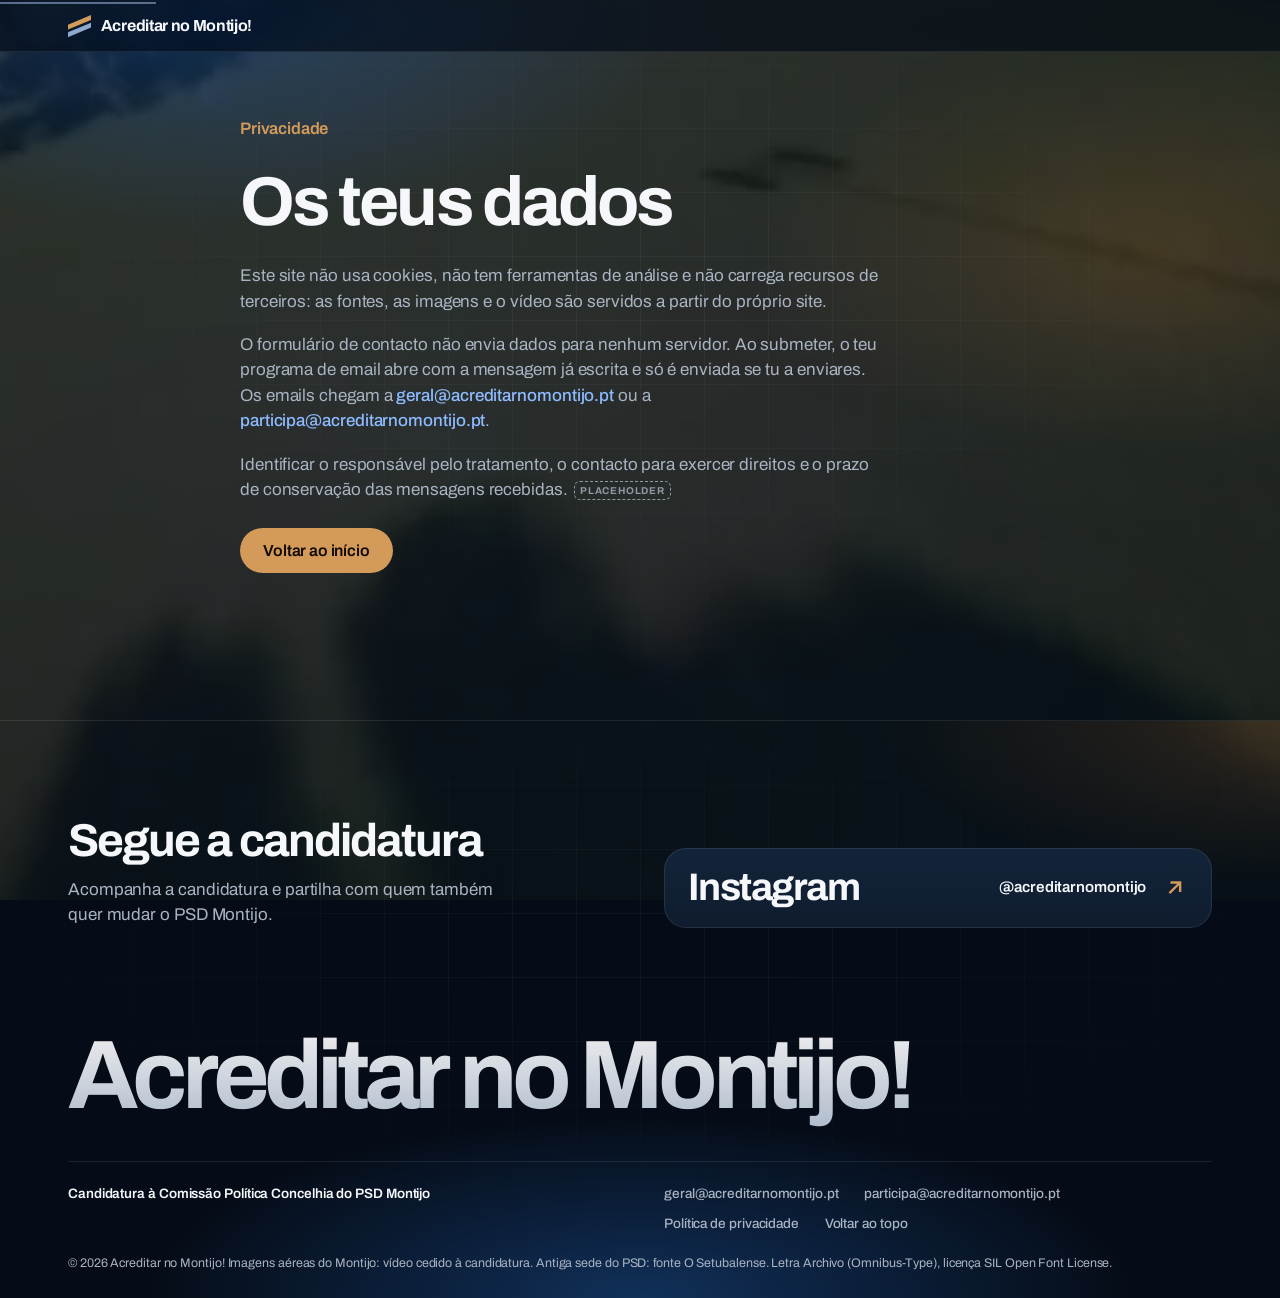
<file: privacidade/index.html>
<!DOCTYPE html><html lang="pt-PT"> <head><meta charset="utf-8"><meta name="viewport" content="width=device-width, initial-scale=1"><title>Privacidade | Acreditar no Montijo!</title><meta name="description" content="Candidatura à Comissão Política Concelhia do PSD Montijo. Uma nova direção, cinco compromissos e uma moção com medidas, prazos e indicadores."><meta name="theme-color" content="#060D18"><link rel="canonical" href="https://www.acreditarnomontijo.pt/privacidade/"><link rel="icon" href="/favicon.svg" type="image/svg+xml"><link rel="apple-touch-icon" href="/icone-180.png"><link rel="preload" href="/fonts/archivo-latin-wdth-normal.woff2" as="font" type="font/woff2" crossorigin><meta property="og:type" content="website"><meta property="og:locale" content="pt_PT"><meta property="og:title" content="Privacidade | Acreditar no Montijo!"><meta property="og:description" content="Candidatura à Comissão Política Concelhia do PSD Montijo. Uma nova direção, cinco compromissos e uma moção com medidas, prazos e indicadores."><meta property="og:url" content="https://www.acreditarnomontijo.pt/privacidade/"><meta property="og:image" content="https://www.acreditarnomontijo.pt/og.png"><meta name="twitter:card" content="summary_large_image"><!-- Decide cedo se há movimento, para não haver saltos. Sem JS ou com reduced-motion, tudo fica visível. --><script>
      (function () {
        var d = document.documentElement;
        if (matchMedia('(prefers-reduced-motion: reduce)').matches) return;
        d.classList.add('motion');
        // Rede de segurança: se o script de movimento falhar, o conteúdo aparece na mesma.
        setTimeout(function () { if (!window.__amPronto) d.classList.remove('motion'); }, 6000);
      })();
    </script><style>@font-face{font-family:Archivo;src:url(/fonts/archivo-latin-wdth-normal.woff2)format("woff2-variations"),url(/fonts/archivo-latin-wdth-normal.woff2)format("woff2");font-weight:100 900;font-stretch:62% 125%;font-style:normal;font-display:swap;unicode-range:U+??,U+131,U+152-153,U+2BB-2BC,U+2C6,U+2DA,U+2DC,U+304,U+308,U+329,U+2000-206F,U+20AC,U+2122,U+2191,U+2193,U+2212,U+2215,U+FEFF,U+FFFD}@font-face{font-family:Archivo;src:url(/fonts/archivo-latin-ext-wdth-normal.woff2)format("woff2-variations"),url(/fonts/archivo-latin-ext-wdth-normal.woff2)format("woff2");font-weight:100 900;font-stretch:62% 125%;font-style:normal;font-display:swap;unicode-range:U+100-2BA,U+2BD-2C5,U+2C7-2CC,U+2CE-2D7,U+2DD-2FF,U+304,U+308,U+329,U+1D00-1DBF,U+1E00-1E9F,U+1EF2-1EFF,U+2020,U+20A0-20AB,U+20AD-20C0,U+2113,U+2C60-2C7F,U+A720-A7FF}:root{--noite:#0d2b4e;--icone:#1b365d;--tejo:#17457f;--ambar:#d39a5a;--ardosia:#8fa9cc;--laranja:#e8873a;--ambar-claro:#f2c48c;--ambar-escuro:#8c5716;--fundo:#060d18;--fundo-2:#0a1626;--cartao:#0f1c2e;--cartao-2:#13243a;--borda:#ffffff17;--borda-forte:#ffffff29;--papel:#f4f6f9;--branco:#fff;--borda-clara:#0d2b4e1a;--texto:#f5f7fa;--texto-2:#a9b3c2;--tinta:#0b1b30;--tinta-2:#556072;--campo-tinta:var(--texto);--campo-suave:var(--texto-2);--suave:var(--tinta-2);--linha-escura:var(--borda);--linha-clara:var(--borda-clara);--superficie:var(--branco);--g-quente:linear-gradient(92deg,#f8d29c 0%,#eba662 42%,#e8783a 100%);--g-quente-escuro:linear-gradient(92deg,#b5651f 0%,#8c5716 100%);--g-frio:linear-gradient(92deg,#d7e4f6 0%,#8fb4e6 55%,#4f86d6 100%);--g-branco:linear-gradient(180deg,#fff 0%,#b9c6d8 100%);--g:clamp(1.25rem,4vw,3rem);--max:1240px;--raio:28px;--raio-p:18px;--cab:3.25rem;--angulo:-22.8deg;--ease:cubic-bezier(.22,.8,.2,1);--ease-io:cubic-bezier(.65,0,.35,1);--f:"Archivo","Helvetica Neue",Arial,sans-serif}*,:before,:after{box-sizing:border-box}*{margin:0}html{-webkit-text-size-adjust:100%;-webkit-font-smoothing:antialiased;-moz-osx-font-smoothing:grayscale;scroll-padding-top:calc(var(--cab) + 1rem);background:var(--fundo)}body{font-family:var(--f);letter-spacing:-.005em;color:var(--texto);background:0 0;font-size:1.0625rem;font-stretch:100%;line-height:1.5;overflow-x:clip}img,svg,video{max-width:100%;display:block}a{color:inherit}button,input,select,textarea{font:inherit;color:inherit;letter-spacing:inherit}ul,ol{padding:0;list-style:none}h1,h2,h3,h4{font-weight:inherit}::selection{background:var(--ambar);color:var(--fundo)}:focus-visible{outline:2px solid var(--ambar-claro);outline-offset:4px;border-radius:6px}.claro :focus-visible{outline-color:var(--tejo)}.so-leitor{clip:rect(0 0 0 0);white-space:nowrap;width:1px;height:1px;position:absolute;overflow:hidden}.salto{z-index:200;background:var(--ambar);color:var(--fundo);border-radius:999px;padding:.7rem 1.1rem;font-weight:700;text-decoration:none;transition:top .2s;position:fixed;top:-5rem;left:1rem}.salto:focus{top:1rem}.container{width:100%;max-width:var(--max);padding-inline:var(--g);margin-inline:auto}.seccao{padding-block:clamp(5.5rem,12vw,10rem);position:relative}.campo,.campo--tejo,.claro{isolation:isolate;position:relative}.campo,.campo--tejo{color:var(--texto);background:#060d18b8}.campo:before,.campo--tejo:before,.claro:before{content:"";z-index:-1;pointer-events:none;background-image:linear-gradient(var(--grelha) 1px,transparent 1px),linear-gradient(90deg,var(--grelha) 1px,transparent 1px);-webkit-mask-image:radial-gradient(ellipse 70% 60% at var(--gx,50%) var(--gy,40%),#000 10%,transparent 75%);mask-image:radial-gradient(ellipse 70% 60% at var(--gx,50%) var(--gy,40%),#000 10%,transparent 75%);background-size:64px 64px;position:absolute;inset:0}.campo:after,.campo--tejo:after,.claro:after{content:"";z-index:-2;pointer-events:none;background:radial-gradient(55% 45% at var(--b1x,15%) var(--b1y,0%),#1e5caa73,transparent 70%), radial-gradient(45% 40% at var(--b2x,90%) var(--b2y,35%),#e8873a29,transparent 70%);position:absolute;inset:0}.campo,.campo--tejo{--grelha:#ffffff0b}.campo--tejo:after{background:radial-gradient(60% 55% at 0 0,#1e5caa99,#0000 70%),radial-gradient(50% 45% at 100% 100%,#e8873a38,#0000 70%)}.claro{color:var(--tinta);--grelha:#0d2b4e0d;background:#f4f6f9f5}.claro:after{background:radial-gradient(50% 40% at var(--b2x,95%) var(--b2y,0%),#e8873a1f,transparent 70%), radial-gradient(55% 45% at var(--b1x,0%) var(--b1y,100%),#17457f17,transparent 70%)}.display{letter-spacing:-.042em;font-weight:700;font-stretch:100%;line-height:1.02}.h2{font-size:clamp(2.5rem,5.4vw,5rem);line-height:1.03}.eyebrow{letter-spacing:-.01em;color:var(--ambar);font-size:clamp(1rem,1.3vw,1.2rem);font-weight:600;display:inline-block}.claro .eyebrow{color:var(--ambar-escuro)}.lead{letter-spacing:-.015em;color:var(--texto-2);max-width:40rem;font-size:clamp(1.15rem,1.7vw,1.45rem);font-weight:500;line-height:1.38}.claro .lead{color:var(--tinta-2)}.grad-q{background:var(--g-quente);color:#0000;-webkit-background-clip:text;background-clip:text}.grad-f{background:var(--g-frio);color:#0000;-webkit-background-clip:text;background-clip:text}.grad-b{background:var(--g-branco);color:#0000;-webkit-background-clip:text;background-clip:text}.claro .grad-q{background:var(--g-quente-escuro);-webkit-background-clip:text;background-clip:text}.num{font-variant-numeric:tabular-nums lining-nums}.fontes{color:var(--texto-2);max-width:62rem;font-size:.8rem;line-height:1.5}.claro .fontes{color:var(--tinta-2)}.cab-seccao{gap:1rem;max-width:56rem;margin-bottom:clamp(2.5rem,6vw,4.5rem);display:grid}.cab-seccao>p:not(.eyebrow){margin-top:.4rem}.cab-seccao--centro{text-align:center;justify-items:center;margin-inline:auto}.chip{border:1px solid var(--borda);color:var(--texto);background:#ffffff14;border-radius:999px;align-items:center;gap:.45em;padding:.38em .85em;font-size:.78rem;font-weight:600;line-height:1.2;display:inline-flex}.claro .chip{border-color:var(--borda-clara);color:var(--tinta);background:#0d2b4e0d}.chip--quente{color:var(--ambar-claro);background:#e8873a24;border-color:#e8873a59}.claro .chip--quente{color:var(--ambar-escuro)}.seta{flex:none;width:1em;height:1em}.ph{letter-spacing:.08em;text-transform:uppercase;vertical-align:middle;opacity:.8;border:1px dashed;border-radius:6px;margin-left:.6em;padding:.15em .55em;font-size:.62rem;font-weight:700;line-height:1.4;display:inline-block}[data-sem-marcadores] .ph{display:none}.btn{cursor:pointer;letter-spacing:-.01em;background:var(--ambar);color:#120b03;transition:transform .3s var(--ease),background-color .3s,box-shadow .4s var(--ease);border:0;border-radius:999px;justify-content:center;align-items:center;gap:.5rem;padding:.85rem 1.45rem;font-size:1rem;font-weight:600;line-height:1.1;text-decoration:none;display:inline-flex;position:relative;box-shadow:0 0 #e8873a00}.btn:hover,.btn:focus-visible{background:#e2a866;transform:translateY(-1px);box-shadow:0 10px 34px -10px #e8873aa6}.btn:active{transform:scale(.97)}.btn__seta{width:1em;height:1em;transition:transform .35s var(--ease)}.btn:hover .btn__seta{transform:translate(3px)}.btn--claro{color:var(--texto);box-shadow:inset 0 0 0 1px var(--borda-forte);background:#ffffff14}.btn--claro:hover,.btn--claro:focus-visible{background:#ffffff24;box-shadow:inset 0 0 0 1px #ffffff4d}.btn--tinta{background:var(--tinta);color:var(--texto)}.btn--tinta:hover,.btn--tinta:focus-visible{background:#16304f}.btn[aria-disabled=true]{opacity:.55;cursor:not-allowed}.lig{color:#8ebbff;align-items:center;gap:.25rem;font-weight:500;text-decoration:none;display:inline-flex}.claro .lig{color:#1f5fb8}.lig:hover,.lig:focus-visible{text-underline-offset:.2em;text-decoration:underline}.lig .seta{transition:transform .3s var(--ease)}.lig:hover .seta{transform:translate(3px)}.cartao-t{isolation:isolate;border-radius:var(--raio);background:linear-gradient(180deg,var(--cartao-2),var(--cartao));box-shadow:inset 0 0 0 1px var(--borda);position:relative;overflow:hidden}.claro .cartao-t{background:var(--branco);box-shadow:0 1px 2px #0b1b300a,0 12px 40px -24px #0b1b3040,inset 0 0 0 1px var(--borda-clara)}.luz{z-index:-1;pointer-events:none;opacity:0;background:radial-gradient(circle,#e8873a38,#1e5caa1f 40%,#0000 70%);border-radius:50%;width:520px;height:520px;margin:-260px 0 0 -260px;transition:opacity .4s;position:absolute;top:0;left:0}.claro .luz{background:radial-gradient(circle,#e8873a24,#1e5caa0f 40%,#0000 70%)}.cartao-t:hover>.luz{opacity:1}.simbolo__a{fill:var(--sa,var(--ambar))}.simbolo__b{fill:var(--sb,var(--ardosia))}.pal{vertical-align:top;margin:-.12em 0 -.14em;padding:.12em 0 .14em;display:inline-block;overflow:hidden}.pal__in{display:inline-block}html.motion:not(.mj) [data-split=mascara] .pal__in{transform:translateY(110%)}html.motion [data-reveal]{opacity:0;transform:translateY(32px)}html.motion [data-surge]{opacity:0;transform:translateY(40px)scale(.96)}@media (prefers-reduced-motion:reduce){*,:before,:after{scroll-behavior:auto!important;transition-duration:.01ms!important;animation-duration:.01ms!important;animation-iteration-count:1!important}}.cab[data-astro-cid-da6ebbob]{z-index:70;color:var(--texto);transition:transform .5s var(--ease);position:fixed;inset:0 0 auto}.cab[data-astro-cid-da6ebbob]:before{content:"";z-index:-1;backdrop-filter:saturate(180%)blur(20px);border-bottom:1px solid var(--borda);background:#060d18b8;position:absolute;inset:0}.cab[data-astro-cid-da6ebbob][data-estado=oculto]{transform:translateY(-100%)}.cab__barra[data-astro-cid-da6ebbob]{height:var(--cab);justify-content:space-between;align-items:center;gap:2rem;display:flex}.cab__marca[data-astro-cid-da6ebbob]{align-items:center;gap:.6rem;text-decoration:none;display:inline-flex}.cab__simbolo[data-astro-cid-da6ebbob]{width:1.45rem;height:auto;transition:transform .5s var(--ease)}.cab__marca[data-astro-cid-da6ebbob]:hover .cab__simbolo[data-astro-cid-da6ebbob]{transform:translate(2px)}.cab__nome[data-astro-cid-da6ebbob]{letter-spacing:-.02em;font-size:1rem;line-height:1}.cab__nav[data-astro-cid-da6ebbob] ul[data-astro-cid-da6ebbob]{gap:clamp(1rem,2.4vw,2.2rem);display:flex}.cab__nav[data-astro-cid-da6ebbob] a[data-astro-cid-da6ebbob]{letter-spacing:0;color:#f5f7fad1;padding-block:.5rem;font-size:.8rem;font-weight:500;text-decoration:none;transition:color .25s}.cab__nav[data-astro-cid-da6ebbob] a[data-astro-cid-da6ebbob]:hover,.cab__nav[data-astro-cid-da6ebbob] a[data-astro-cid-da6ebbob][aria-current=true]{color:#fff}.cab__nav[data-astro-cid-da6ebbob] a[data-astro-cid-da6ebbob][aria-current=true]{text-decoration:underline;text-decoration-color:var(--ambar);text-underline-offset:.45em;text-decoration-thickness:2px}.cab__acoes[data-astro-cid-da6ebbob]{align-items:center;gap:.8rem;display:flex}.cab__cta[data-astro-cid-da6ebbob]{padding:.45rem .95rem;font-size:.8rem}.cab__menu[data-astro-cid-da6ebbob]{cursor:pointer;background:0 0;border:0;place-items:center;width:2.75rem;height:2.75rem;display:none}.cab__linhas[data-astro-cid-da6ebbob]{gap:.36rem;width:1.15rem;display:grid}.cab__linhas[data-astro-cid-da6ebbob] i[data-astro-cid-da6ebbob]{background:var(--texto);height:1.5px;transition:transform .45s var(--ease);display:block}.cab__linhas[data-astro-cid-da6ebbob] i[data-astro-cid-da6ebbob]:last-child{width:100%}.cab__menu[data-astro-cid-da6ebbob][aria-expanded=true] .cab__linhas[data-astro-cid-da6ebbob] i[data-astro-cid-da6ebbob]:first-child{transform:translateY(.225rem)rotate(45deg)}.cab__menu[data-astro-cid-da6ebbob][aria-expanded=true] .cab__linhas[data-astro-cid-da6ebbob] i[data-astro-cid-da6ebbob]:last-child{transform:translateY(-.225rem)rotate(-45deg)}.menu[data-astro-cid-da6ebbob]{z-index:60;backdrop-filter:blur(20px);color:var(--texto);padding:calc(var(--cab) + 2rem) var(--g) 2rem;opacity:0;transition:opacity .45s var(--ease),transform .55s var(--ease),visibility 0s .55s;visibility:hidden;background:#060d18f5;flex-direction:column;justify-content:space-between;display:flex;position:fixed;inset:0;transform:translateY(-12px)}.menu[data-astro-cid-da6ebbob][hidden]{display:flex}.menu[data-astro-cid-da6ebbob][data-aberto]{opacity:1;visibility:visible;transition:opacity .45s var(--ease),transform .55s var(--ease),visibility 0s 0s;transform:none}.menu[data-astro-cid-da6ebbob] ul[data-astro-cid-da6ebbob]{gap:.1rem;display:grid}.menu[data-astro-cid-da6ebbob] a[data-astro-cid-da6ebbob]{align-items:baseline;gap:1rem;padding-block:.45rem;text-decoration:none;display:flex}.menu__n[data-astro-cid-da6ebbob]{color:var(--ambar);min-width:2rem;font-size:.8rem;font-weight:600}.menu__t[data-astro-cid-da6ebbob]{transition:transform .4s var(--ease),color .3s;font-size:clamp(2rem,9vw,3.4rem);line-height:1.05}.menu[data-astro-cid-da6ebbob] a[data-astro-cid-da6ebbob]:hover .menu__t[data-astro-cid-da6ebbob],.menu[data-astro-cid-da6ebbob] a[data-astro-cid-da6ebbob]:focus-visible .menu__t[data-astro-cid-da6ebbob]{color:var(--ambar-claro);transform:translate(.4rem)}.menu__nota[data-astro-cid-da6ebbob]{color:var(--texto-2);font-size:.9rem}.menu[data-astro-cid-da6ebbob] li[data-astro-cid-da6ebbob]{opacity:0;transition:opacity .5s var(--ease),transform .6s var(--ease);transform:translateY(16px)}.menu[data-astro-cid-da6ebbob][data-aberto] li[data-astro-cid-da6ebbob]{opacity:1;transform:none}.menu[data-astro-cid-da6ebbob][data-aberto] li[data-astro-cid-da6ebbob]:first-child{transition-delay:80ms}.menu[data-astro-cid-da6ebbob][data-aberto] li[data-astro-cid-da6ebbob]:nth-child(2){transition-delay:.12s}.menu[data-astro-cid-da6ebbob][data-aberto] li[data-astro-cid-da6ebbob]:nth-child(3){transition-delay:.16s}.menu[data-astro-cid-da6ebbob][data-aberto] li[data-astro-cid-da6ebbob]:nth-child(4){transition-delay:.2s}.menu[data-astro-cid-da6ebbob][data-aberto] li[data-astro-cid-da6ebbob]:nth-child(5){transition-delay:.24s}.menu[data-astro-cid-da6ebbob][data-aberto] li[data-astro-cid-da6ebbob]:nth-child(6){transition-delay:.28s}@media (width<=62rem){.cab__nav[data-astro-cid-da6ebbob],.cab__cta[data-astro-cid-da6ebbob]{display:none}.cab__menu[data-astro-cid-da6ebbob]{display:grid}}@media (width>=62.01rem){.menu[data-astro-cid-da6ebbob]{display:none!important}}.rod[data-astro-cid-wy2sysiw]{--b1x:50%;--b1y:100%;--b2x:100%;--b2y:0%;border-top:1px solid var(--borda);padding-block:clamp(4rem,8vw,6rem) 1.6rem;overflow:hidden}.redes[data-astro-cid-wy2sysiw]{gap:2rem var(--g);grid-template-columns:repeat(12,minmax(0,1fr));align-items:end;padding-bottom:clamp(2.5rem,5vw,4rem);display:grid}.redes__txt[data-astro-cid-wy2sysiw]{grid-column:1/span 5;gap:.7rem;display:grid}.redes__t[data-astro-cid-wy2sysiw]{font-size:clamp(2rem,3.6vw,3.2rem);line-height:1.05}.redes__txt[data-astro-cid-wy2sysiw] p[data-astro-cid-wy2sysiw]{color:var(--texto-2)}.redes__lista[data-astro-cid-wy2sysiw]{grid-column:7/-1;display:grid}.rede[data-astro-cid-wy2sysiw]{background:linear-gradient(180deg,var(--cartao-2),var(--cartao));box-shadow:inset 0 0 0 1px var(--borda);transition:transform .4s var(--ease),box-shadow .4s;border-radius:22px;align-items:center;gap:1rem;padding:1.3rem 1.5rem;text-decoration:none;display:flex;position:relative}a[data-astro-cid-wy2sysiw].rede:hover,a[data-astro-cid-wy2sysiw].rede:focus-visible{box-shadow:inset 0 0 0 1px var(--borda-forte),0 24px 60px -30px #e8873a99;transform:translateY(-3px)}.rede__nome[data-astro-cid-wy2sysiw]{letter-spacing:-.04em;font-size:clamp(1.8rem,3vw,2.6rem);line-height:1}.rede__conta[data-astro-cid-wy2sysiw]{color:var(--texto-2);font-size:.95rem}.rede__conta--ativa[data-astro-cid-wy2sysiw]{color:var(--texto);margin-left:auto;font-weight:600}.rede[data-astro-cid-wy2sysiw] .seta[data-astro-cid-wy2sysiw]{width:1.6rem;height:1.6rem;color:var(--ambar);transition:transform .45s var(--ease)}a[data-astro-cid-wy2sysiw].rede:hover .seta[data-astro-cid-wy2sysiw]{transform:translate(3px,-3px)}.rod__marca[data-astro-cid-wy2sysiw]{padding-block:clamp(1rem,3vw,2rem)}.rod__palavra[data-astro-cid-wy2sysiw]{letter-spacing:-.06em;white-space:nowrap;padding-bottom:.08em;font-size:clamp(2rem,7.6vw,7.4rem);line-height:1}.rod__base[data-astro-cid-wy2sysiw]{gap:1.2rem var(--g);border-top:1px solid var(--borda);grid-template-columns:repeat(12,minmax(0,1fr));padding-top:1.4rem;font-size:.85rem;display:grid}.rod__sub[data-astro-cid-wy2sysiw]{grid-column:1/span 5;font-weight:600}.rod__base[data-astro-cid-wy2sysiw] nav[data-astro-cid-wy2sysiw]{grid-column:7/-1}.rod__nav[data-astro-cid-wy2sysiw]{flex-wrap:wrap;gap:.6rem 1.6rem;display:flex}.rod__nav[data-astro-cid-wy2sysiw] a[data-astro-cid-wy2sysiw]{color:var(--texto-2);text-decoration:none}.rod__nav[data-astro-cid-wy2sysiw] a[data-astro-cid-wy2sysiw]:hover{color:var(--texto);text-decoration:underline}.rod__creditos[data-astro-cid-wy2sysiw]{color:var(--texto-2);grid-column:1/-1;font-size:.78rem}@media (width<=60rem){.redes__txt[data-astro-cid-wy2sysiw],.redes__lista[data-astro-cid-wy2sysiw],.rod__sub[data-astro-cid-wy2sysiw],.rod__base[data-astro-cid-wy2sysiw] nav[data-astro-cid-wy2sysiw]{grid-column:1/-1}}.progresso{z-index:90;pointer-events:none;display:grid;position:fixed;inset:0 0 auto}.progresso span{transform-origin:0;height:2px;display:block;transform:scaleX(0)}.progresso__a{background:var(--g-quente)}.progresso__b{background:var(--ardosia);opacity:.6}main:focus{outline:none}.ambiente{z-index:-1;background:var(--fundo);position:fixed;inset:0;overflow:hidden}.ambiente__video{object-fit:cover;width:100%;height:100%;position:absolute;inset:0}.ambiente__veu{background:linear-gradient(#060d184d,#060d1873);position:absolute;inset:0}
.pag[data-astro-cid-iew3kb72]{min-height:80svh;padding-block:calc(var(--cab) + 4rem) 5rem}.pag__miolo[data-astro-cid-iew3kb72]{justify-items:start;gap:1.6rem;max-width:56rem;display:grid}.pag__texto[data-astro-cid-iew3kb72]{color:var(--campo-suave);gap:1.1rem;max-width:40rem;display:grid}
</style></head> <body> <a class="salto" href="#conteudo">Saltar para o conteúdo</a> <!-- Fundo do site: o voo completo (79 s), com um desfoque leve já no ficheiro --> <div class="ambiente" aria-hidden="true"> <video class="ambiente__video" muted loop playsinline preload="none" poster="/media/fundo.jpg" data-video> <source src="/media/fundo-480.mp4" type="video/mp4" media="(max-width: 48rem)"> <source src="/media/fundo.mp4" type="video/mp4"> </video> <span class="ambiente__veu"></span> </div> <div class="progresso" aria-hidden="true"><span class="progresso__a" data-prog-a></span><span class="progresso__b" data-prog-b></span></div> <header class="cab" data-cab data-astro-cid-da6ebbob> <div class="cab__barra container" data-astro-cid-da6ebbob> <a class="cab__marca" href="/" aria-label="Acreditar no Montijo!, ir para o início" data-astro-cid-da6ebbob> <svg class="simbolo cab__simbolo" viewBox="0 17.7 185.1 177.2" aria-hidden="true" focusable="false" data-astro-cid-da6ebbob="true"> <path class="simbolo__a" d="M0 134.5 L185.1 56.7 L185.1 17.7 L0 95.5Z"></path> <path class="simbolo__b" d="M0 194.9 L185.1 117.1 L185.1 78.1 L0 155.9Z"></path> </svg> <span class="cab__nome display" data-astro-cid-da6ebbob>Acreditar no Montijo!</span> </a>  <div class="cab__acoes" data-astro-cid-da6ebbob>   </div> </div> </header>  <main id="conteudo" tabindex="-1">  <section class="campo pag" data-astro-cid-iew3kb72> <div class="container pag__miolo" data-astro-cid-iew3kb72> <p class="eyebrow" data-astro-cid-iew3kb72>Privacidade</p> <h1 class="display h2" data-astro-cid-iew3kb72>Os teus dados</h1> <div class="pag__texto" data-astro-cid-iew3kb72> <p data-astro-cid-iew3kb72>Este site não usa cookies, não tem ferramentas de análise e não carrega recursos de terceiros: as fontes, as imagens e o vídeo são servidos a partir do próprio site.</p> <p data-astro-cid-iew3kb72>O formulário de contacto não envia dados para nenhum servidor. Ao submeter, o teu programa de email abre com a mensagem já escrita e só é enviada se tu a enviares. Os emails chegam a <a class="lig" href="mailto:geral@acreditarnomontijo.pt" data-astro-cid-iew3kb72>geral@acreditarnomontijo.pt</a> ou a <a class="lig" href="mailto:participa@acreditarnomontijo.pt" data-astro-cid-iew3kb72>participa@acreditarnomontijo.pt</a>.</p> <p data-astro-cid-iew3kb72>Identificar o responsável pelo tratamento, o contacto para exercer direitos e o prazo de conservação das mensagens recebidas.<span class="ph" title="Texto provisório, substituir em src/content/site.ts">Placeholder</span></p> </div> <a class="btn" href="/" data-astro-cid-iew3kb72>Voltar ao início</a> </div> </section>  </main> <footer class="rod campo" data-rodape data-astro-cid-wy2sysiw> <div class="container" data-astro-cid-wy2sysiw> <section class="redes" aria-labelledby="redes-t" data-astro-cid-wy2sysiw> <div class="redes__txt" data-astro-cid-wy2sysiw> <h2 class="redes__t display" id="redes-t" data-astro-cid-wy2sysiw>Segue a candidatura</h2> <p data-astro-cid-wy2sysiw>Acompanha a candidatura e partilha com quem também quer mudar o PSD Montijo.</p> </div> <ul class="redes__lista" data-astro-cid-wy2sysiw> <li data-astro-cid-wy2sysiw> <a class="rede" href="https://www.instagram.com/acreditarnomontijo/" target="_blank" rel="noopener" data-astro-cid-wy2sysiw> <span class="rede__nome display" data-astro-cid-wy2sysiw>Instagram</span> <span class="rede__conta rede__conta--ativa" data-astro-cid-wy2sysiw>@acreditarnomontijo</span> <svg class="seta" viewBox="0 0 24 24" fill="none" stroke="currentColor" stroke-width="2.2" aria-hidden="true" data-astro-cid-wy2sysiw><path d="M7 17 17 7M8 7h9v9" data-astro-cid-wy2sysiw></path></svg> <span class="so-leitor" data-astro-cid-wy2sysiw>(abre noutro separador)</span> </a> </li> </ul> </section> <div class="rod__marca" aria-hidden="true" data-astro-cid-wy2sysiw> <p class="rod__palavra display grad-b" data-rod-palavra data-astro-cid-wy2sysiw> <span class="rl" data-astro-cid-wy2sysiw><span class="rl__in" data-astro-cid-wy2sysiw>A</span></span><span class="rl" data-astro-cid-wy2sysiw><span class="rl__in" data-astro-cid-wy2sysiw>c</span></span><span class="rl" data-astro-cid-wy2sysiw><span class="rl__in" data-astro-cid-wy2sysiw>r</span></span><span class="rl" data-astro-cid-wy2sysiw><span class="rl__in" data-astro-cid-wy2sysiw>e</span></span><span class="rl" data-astro-cid-wy2sysiw><span class="rl__in" data-astro-cid-wy2sysiw>d</span></span><span class="rl" data-astro-cid-wy2sysiw><span class="rl__in" data-astro-cid-wy2sysiw>i</span></span><span class="rl" data-astro-cid-wy2sysiw><span class="rl__in" data-astro-cid-wy2sysiw>t</span></span><span class="rl" data-astro-cid-wy2sysiw><span class="rl__in" data-astro-cid-wy2sysiw>a</span></span><span class="rl" data-astro-cid-wy2sysiw><span class="rl__in" data-astro-cid-wy2sysiw>r</span></span><span class="rl" data-astro-cid-wy2sysiw><span class="rl__in" data-astro-cid-wy2sysiw> </span></span><span class="rl" data-astro-cid-wy2sysiw><span class="rl__in" data-astro-cid-wy2sysiw>n</span></span><span class="rl" data-astro-cid-wy2sysiw><span class="rl__in" data-astro-cid-wy2sysiw>o</span></span><span class="rl" data-astro-cid-wy2sysiw><span class="rl__in" data-astro-cid-wy2sysiw> </span></span><span class="rl" data-astro-cid-wy2sysiw><span class="rl__in" data-astro-cid-wy2sysiw>M</span></span><span class="rl" data-astro-cid-wy2sysiw><span class="rl__in" data-astro-cid-wy2sysiw>o</span></span><span class="rl" data-astro-cid-wy2sysiw><span class="rl__in" data-astro-cid-wy2sysiw>n</span></span><span class="rl" data-astro-cid-wy2sysiw><span class="rl__in" data-astro-cid-wy2sysiw>t</span></span><span class="rl" data-astro-cid-wy2sysiw><span class="rl__in" data-astro-cid-wy2sysiw>i</span></span><span class="rl" data-astro-cid-wy2sysiw><span class="rl__in" data-astro-cid-wy2sysiw>j</span></span><span class="rl" data-astro-cid-wy2sysiw><span class="rl__in" data-astro-cid-wy2sysiw>o</span></span><span class="rl" data-astro-cid-wy2sysiw><span class="rl__in" data-astro-cid-wy2sysiw>!</span></span> </p> </div> <div class="rod__base" data-astro-cid-wy2sysiw> <p class="rod__sub" data-astro-cid-wy2sysiw>Candidatura à Comissão Política Concelhia do PSD Montijo</p> <nav aria-label="Rodapé" data-astro-cid-wy2sysiw> <ul class="rod__nav" data-astro-cid-wy2sysiw> <li data-astro-cid-wy2sysiw><a class="lig" href="mailto:geral@acreditarnomontijo.pt" data-astro-cid-wy2sysiw>geral@acreditarnomontijo.pt</a></li> <li data-astro-cid-wy2sysiw><a class="lig" href="mailto:participa@acreditarnomontijo.pt" data-astro-cid-wy2sysiw>participa@acreditarnomontijo.pt</a></li> <li data-astro-cid-wy2sysiw><a class="lig" href="/privacidade/" data-astro-cid-wy2sysiw>Política de privacidade</a></li> <li data-astro-cid-wy2sysiw><a class="lig" href="#inicio" data-astro-cid-wy2sysiw>Voltar ao topo</a></li> </ul> </nav> <p class="rod__creditos" data-astro-cid-wy2sysiw>© 2026 Acreditar no Montijo! Imagens aéreas do Montijo: vídeo cedido à candidatura. Antiga sede do PSD: fonte O Setubalense. Letra Archivo (Omnibus-Type), licença SIL Open Font License.</p> </div> </div> </footer><script type="module" src="/_astro/Layout.astro_astro_type_script_index_0_lang.Bf-sBLRX.js"></script> </body> </html>
</file>
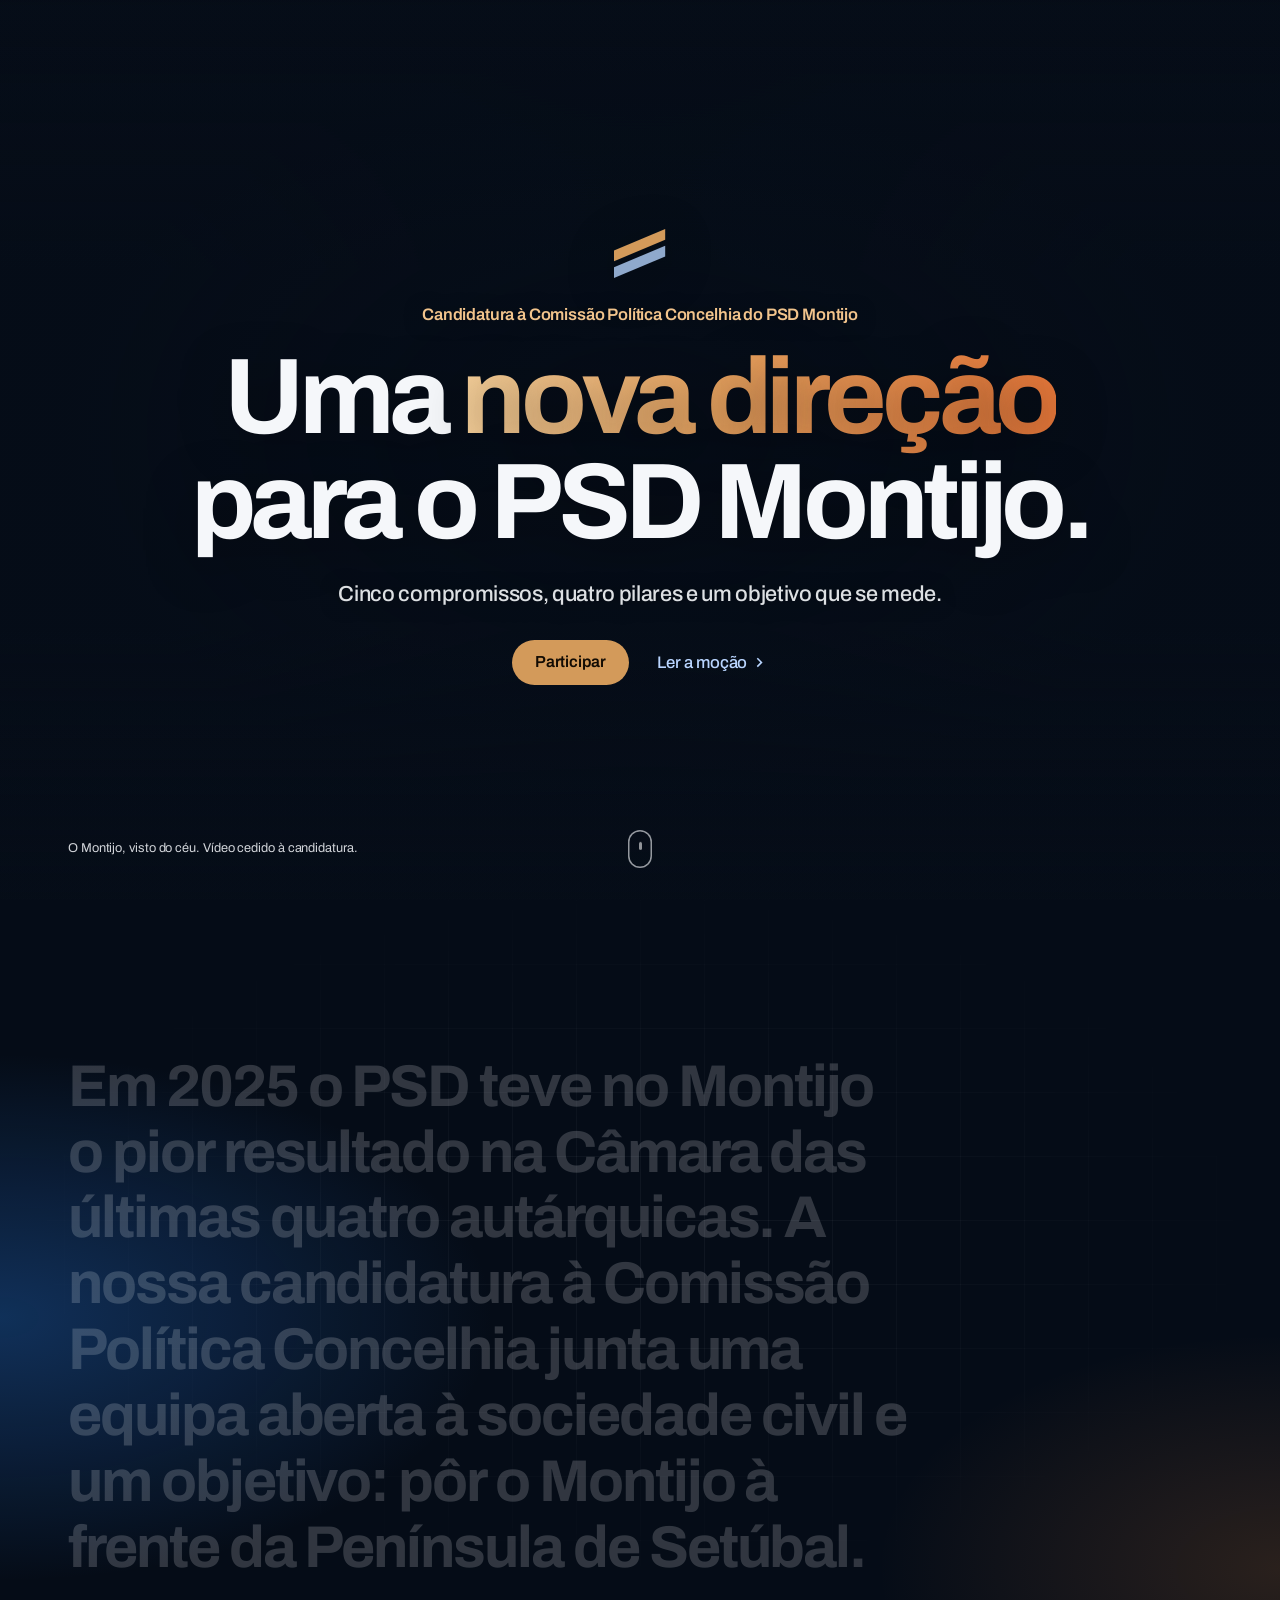
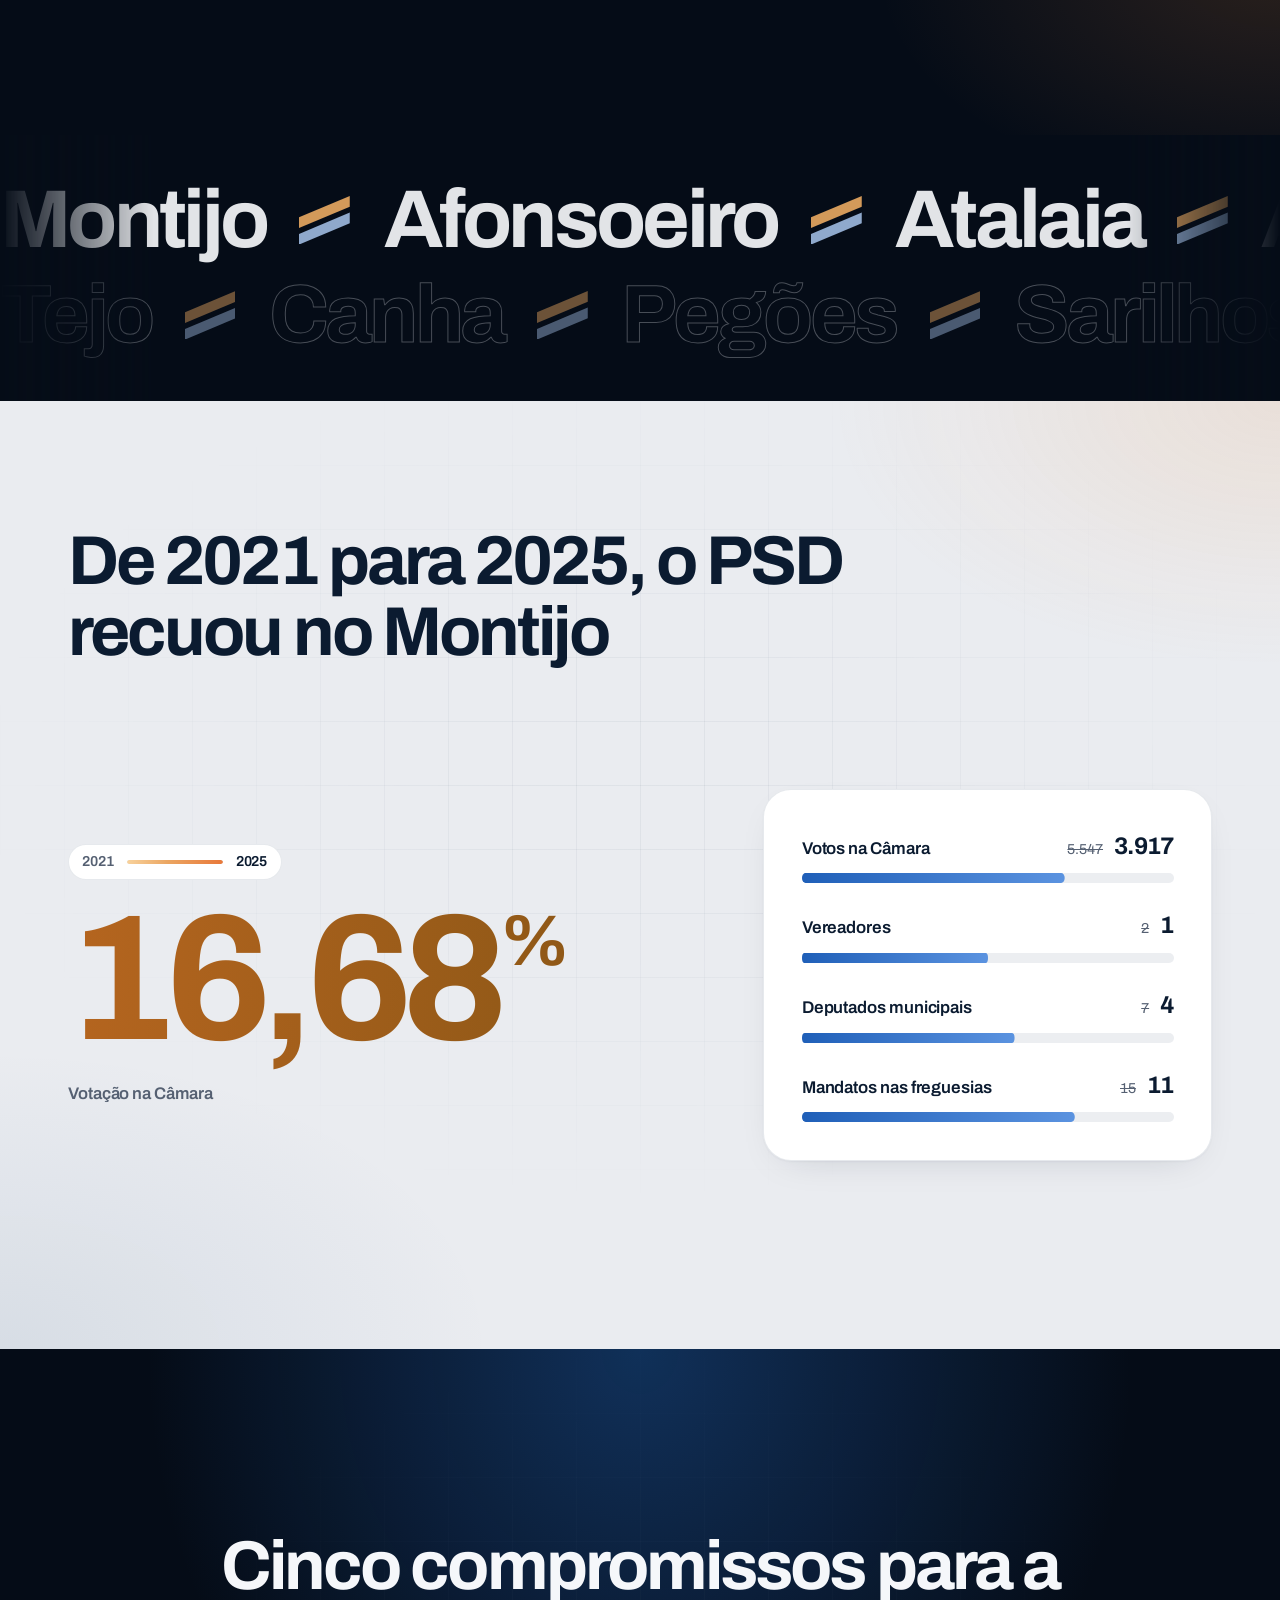
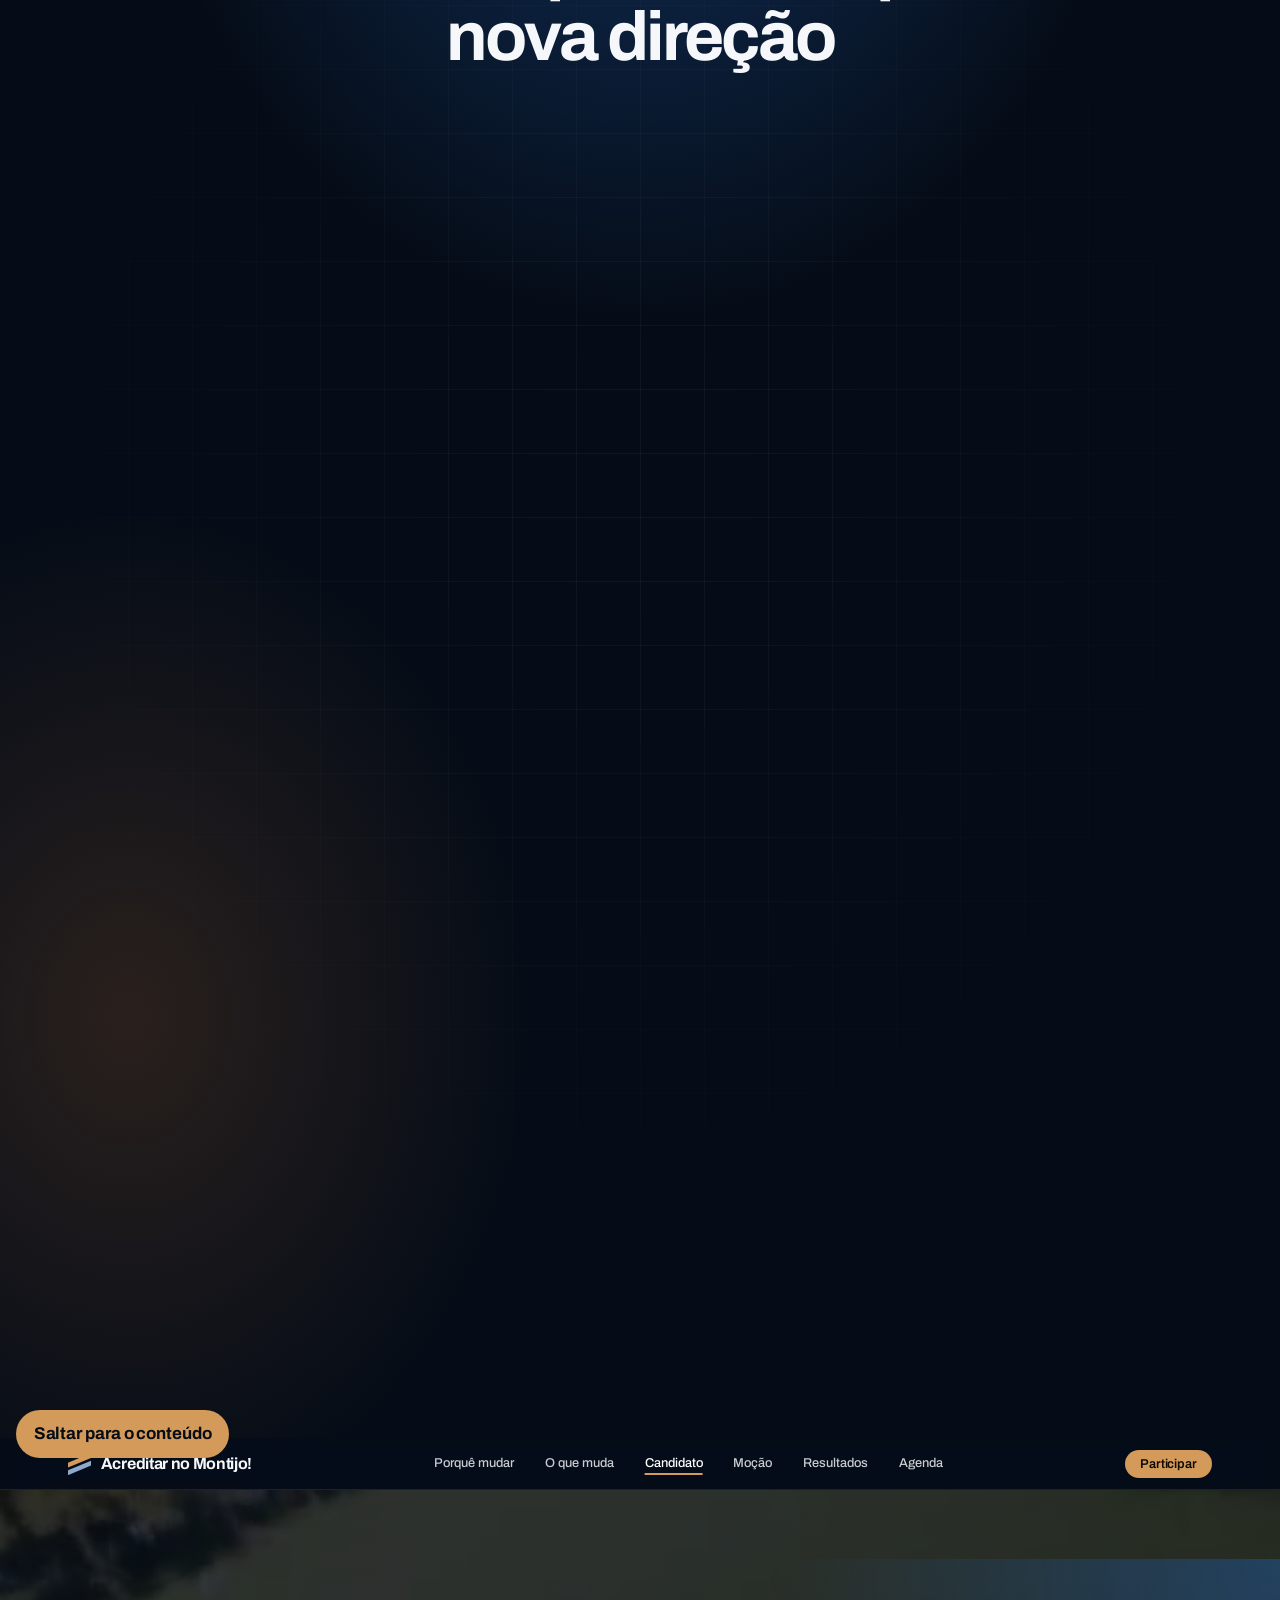
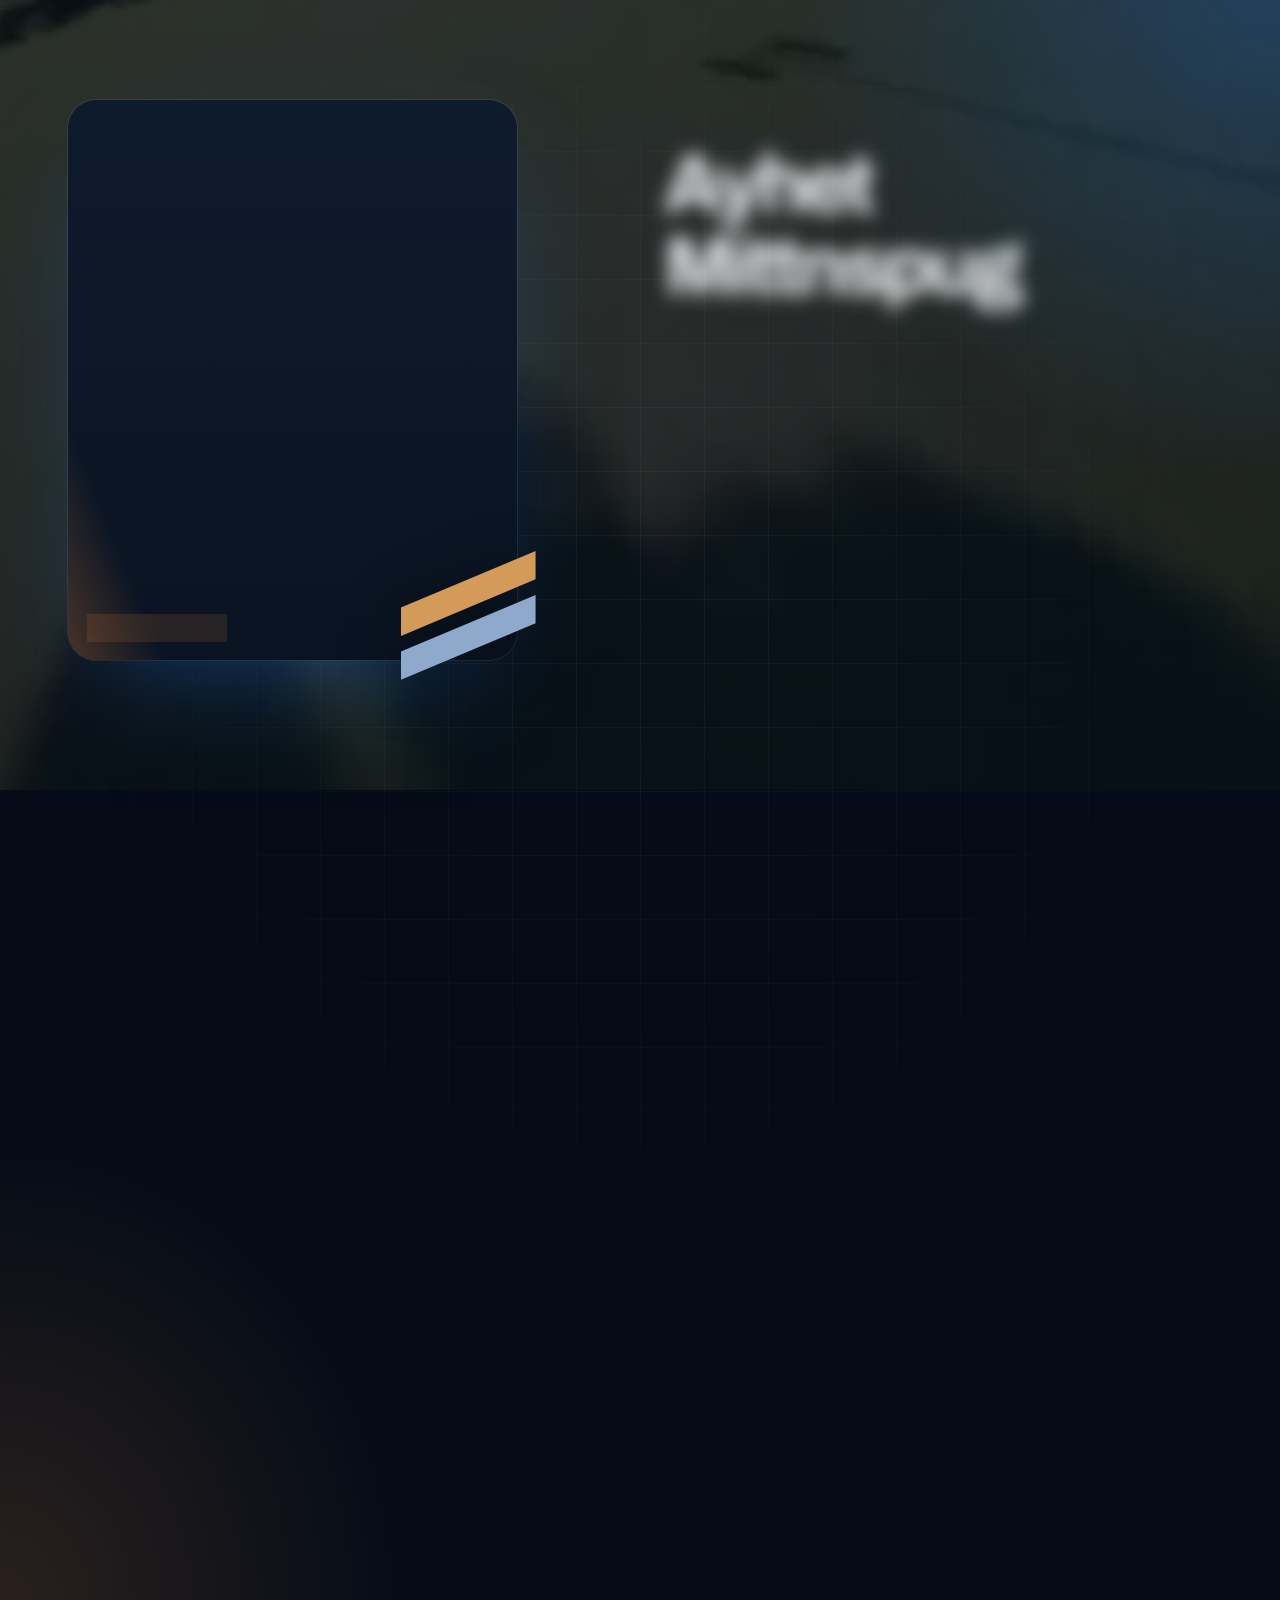
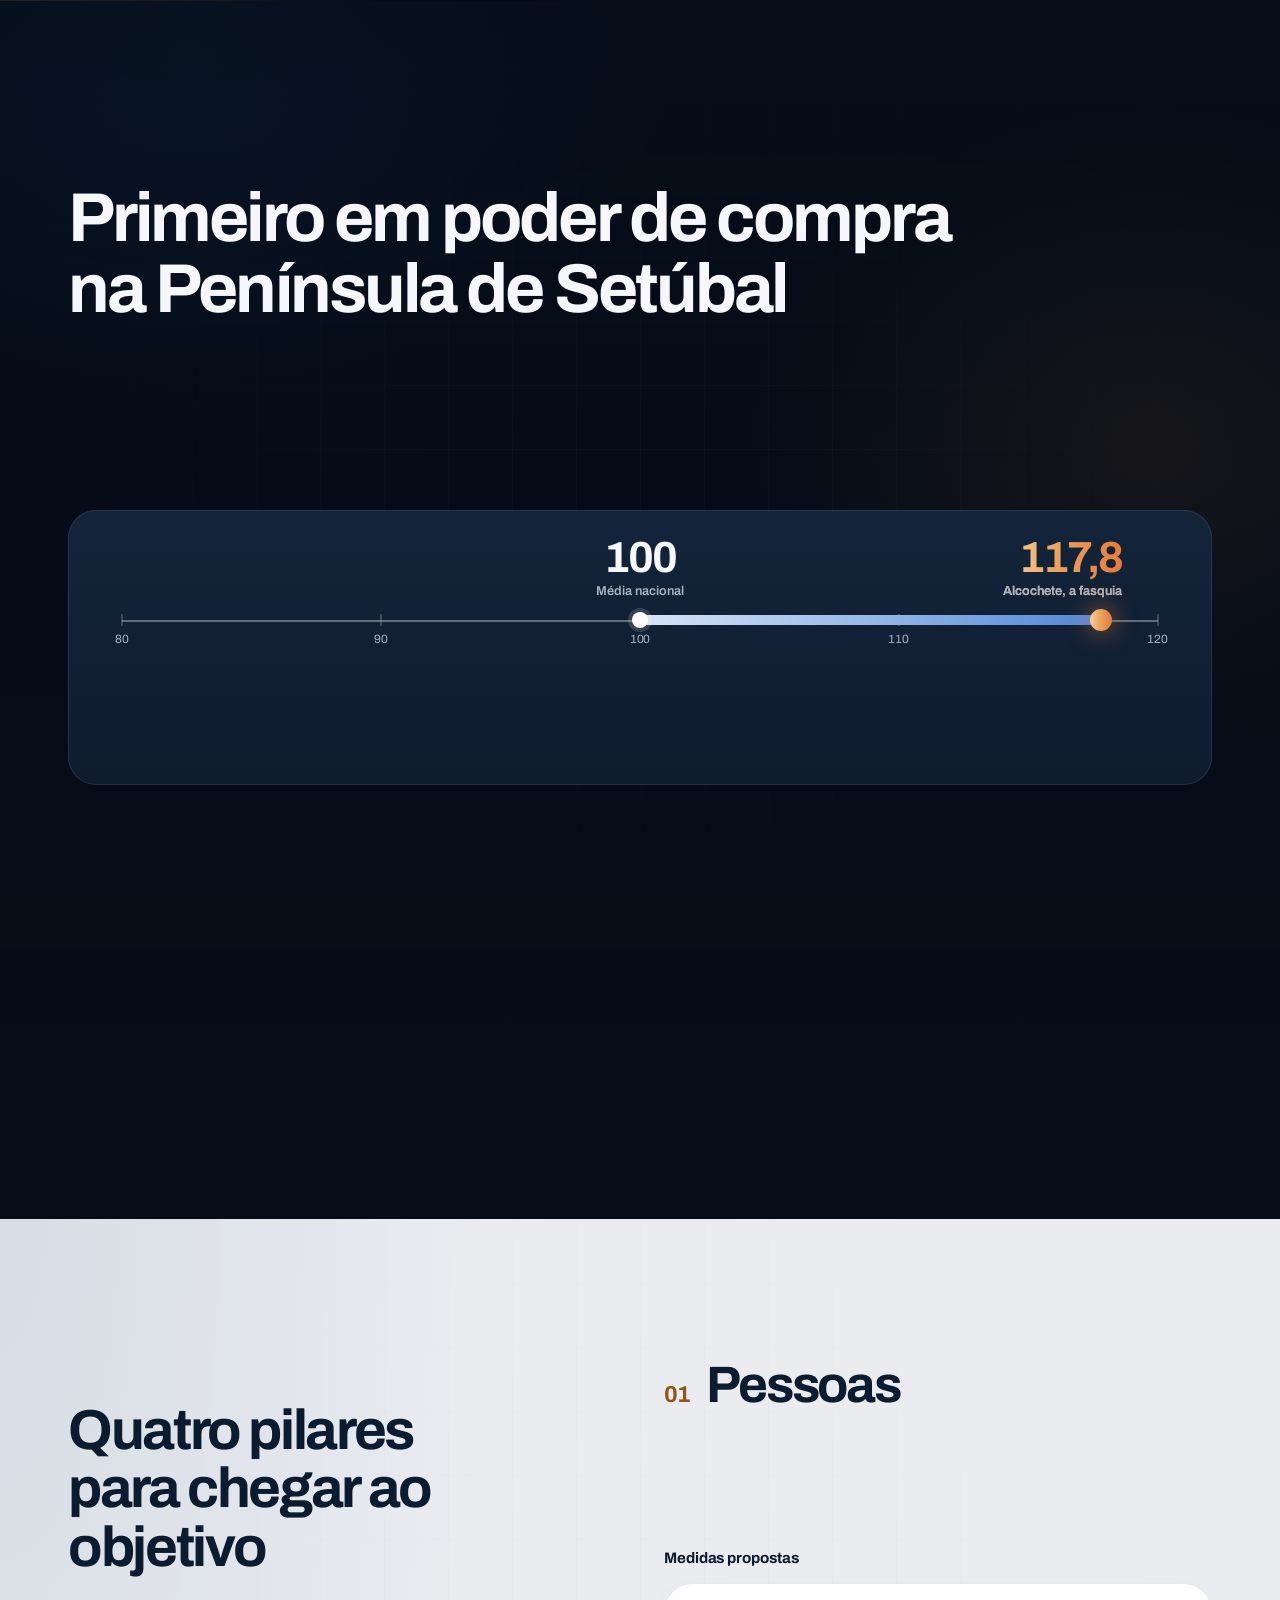
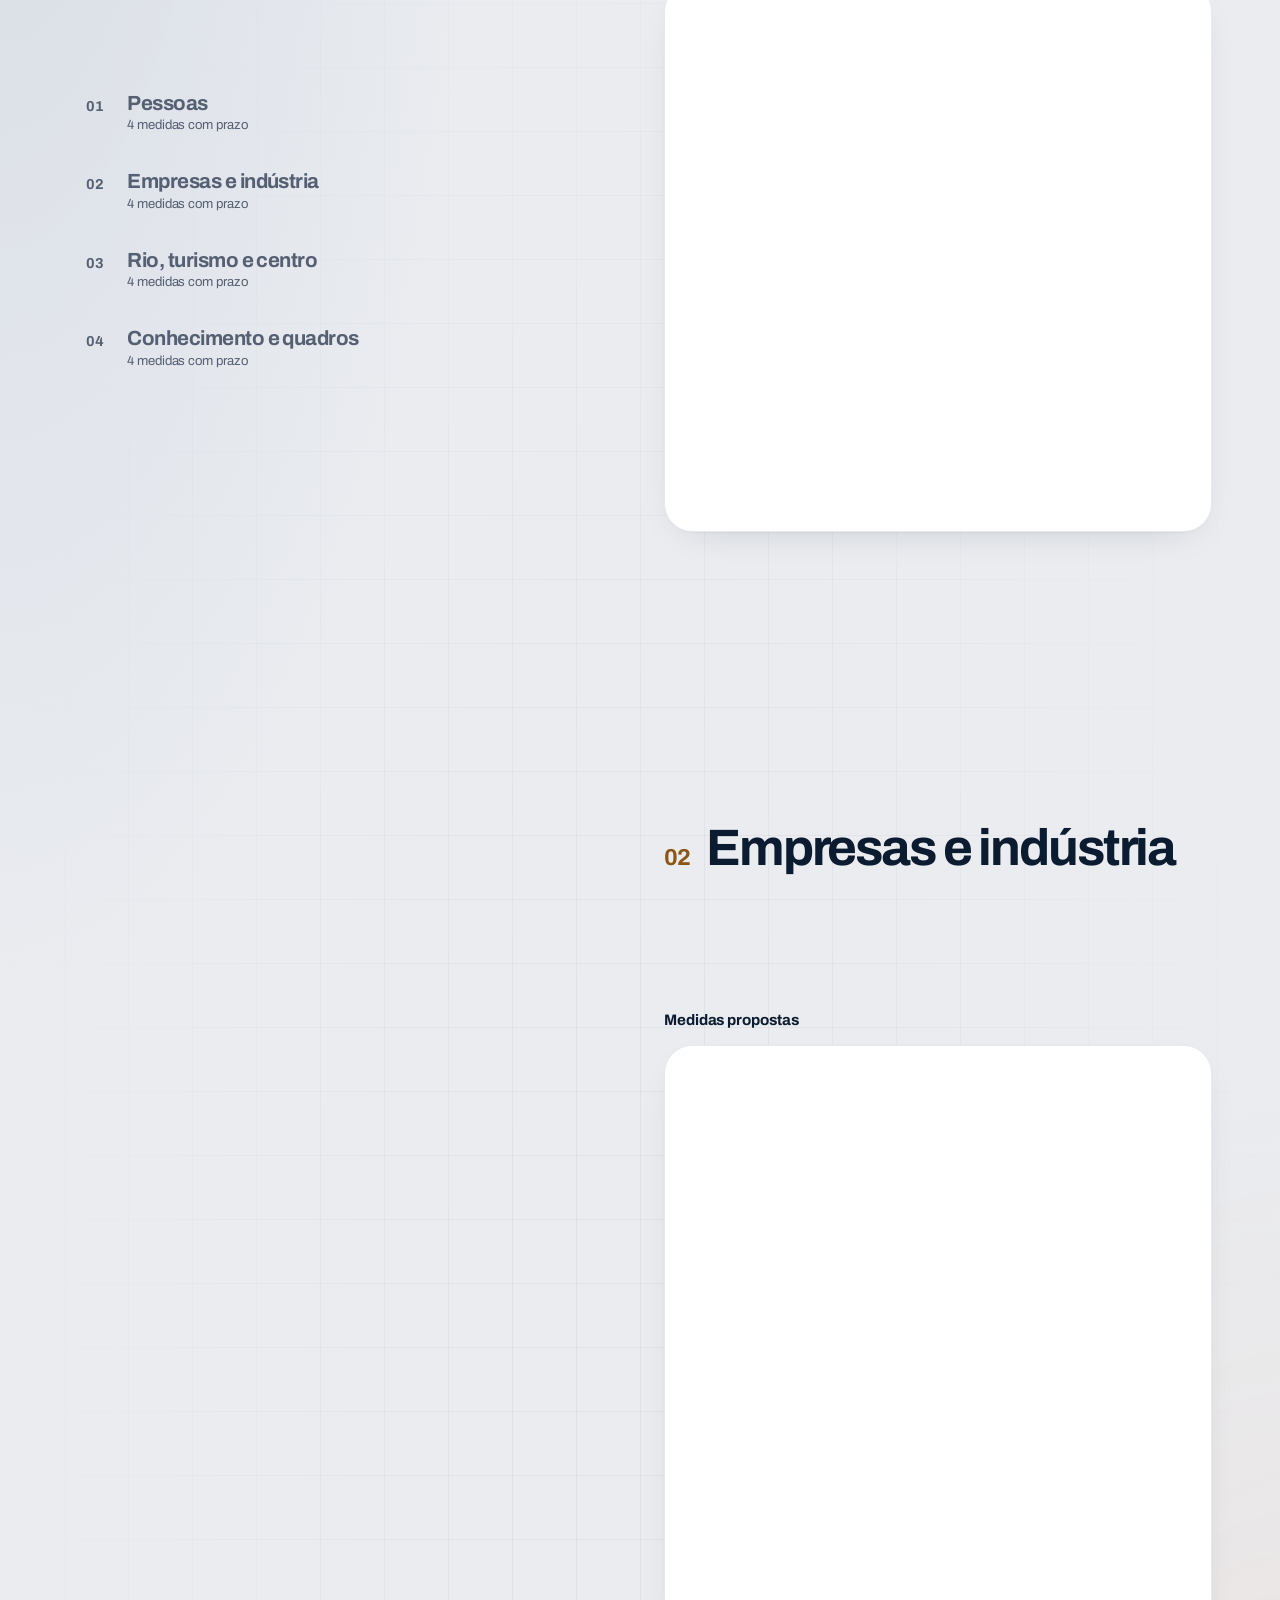
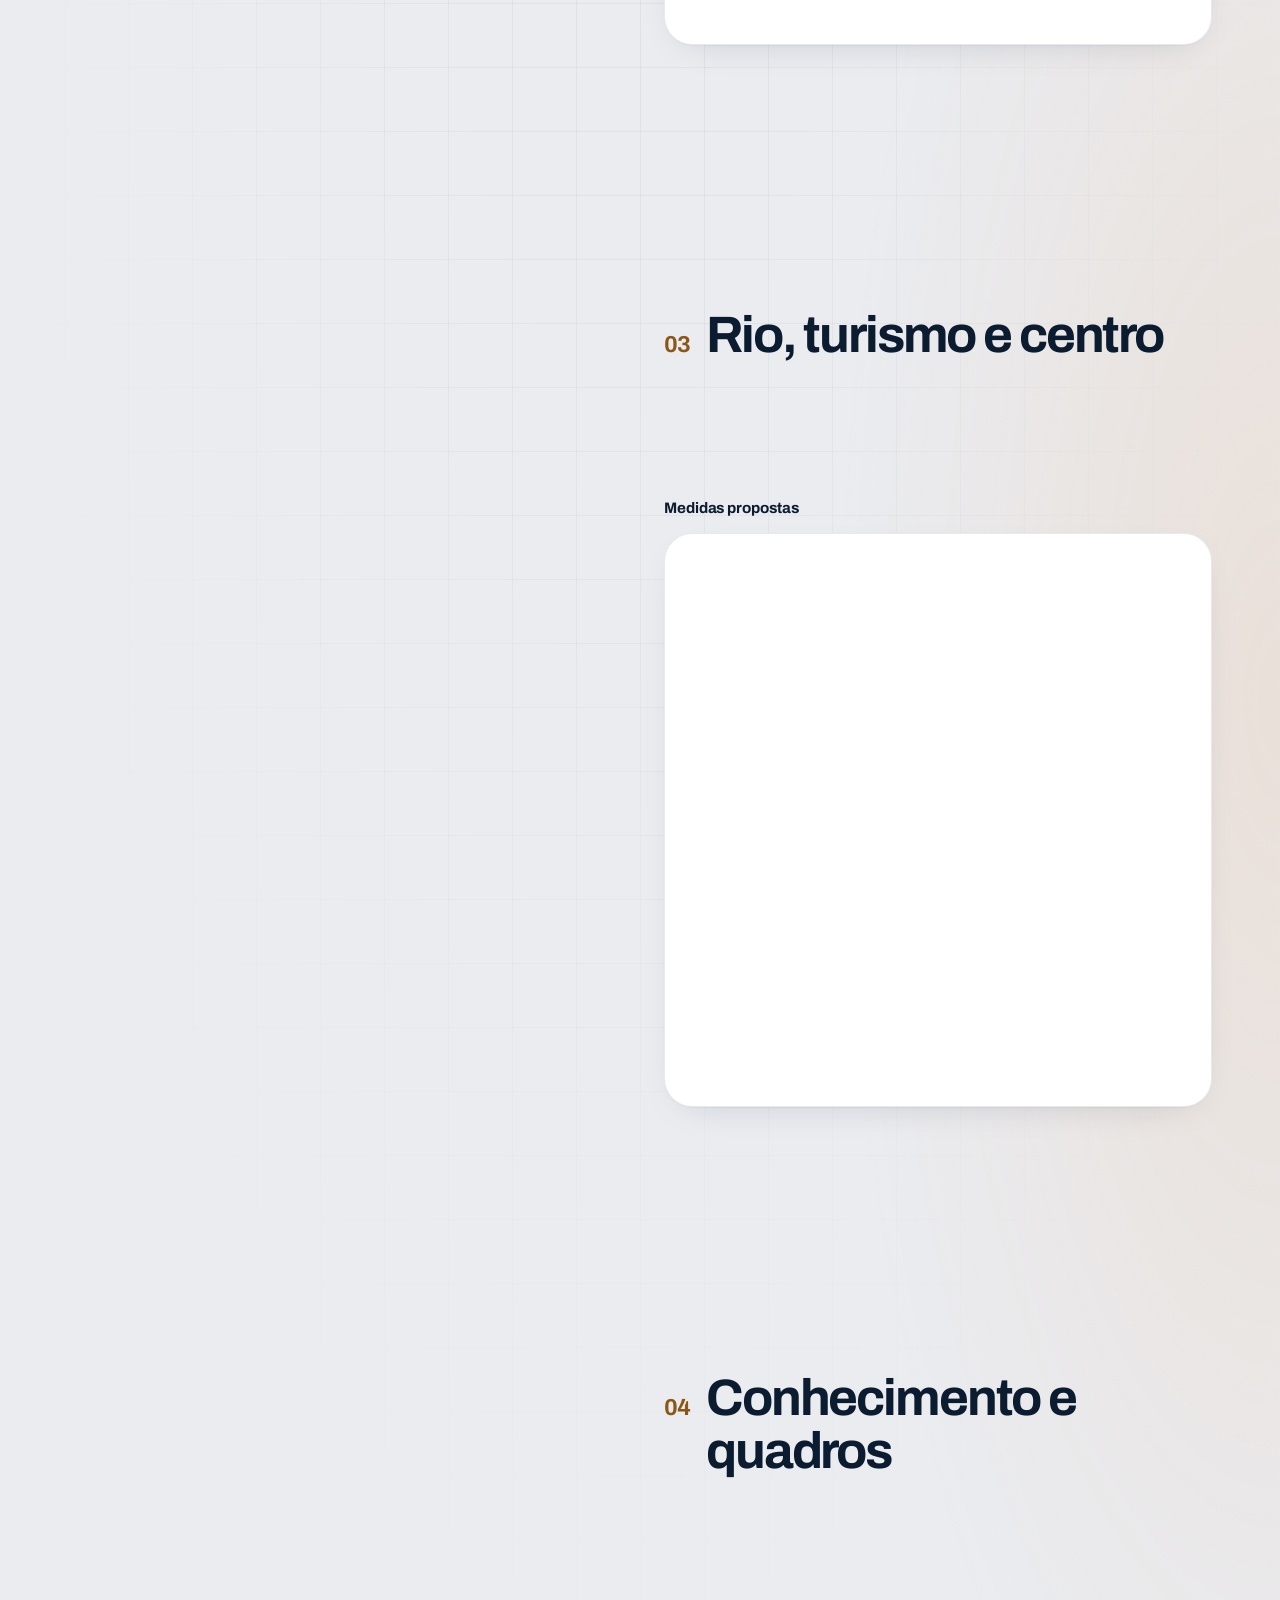
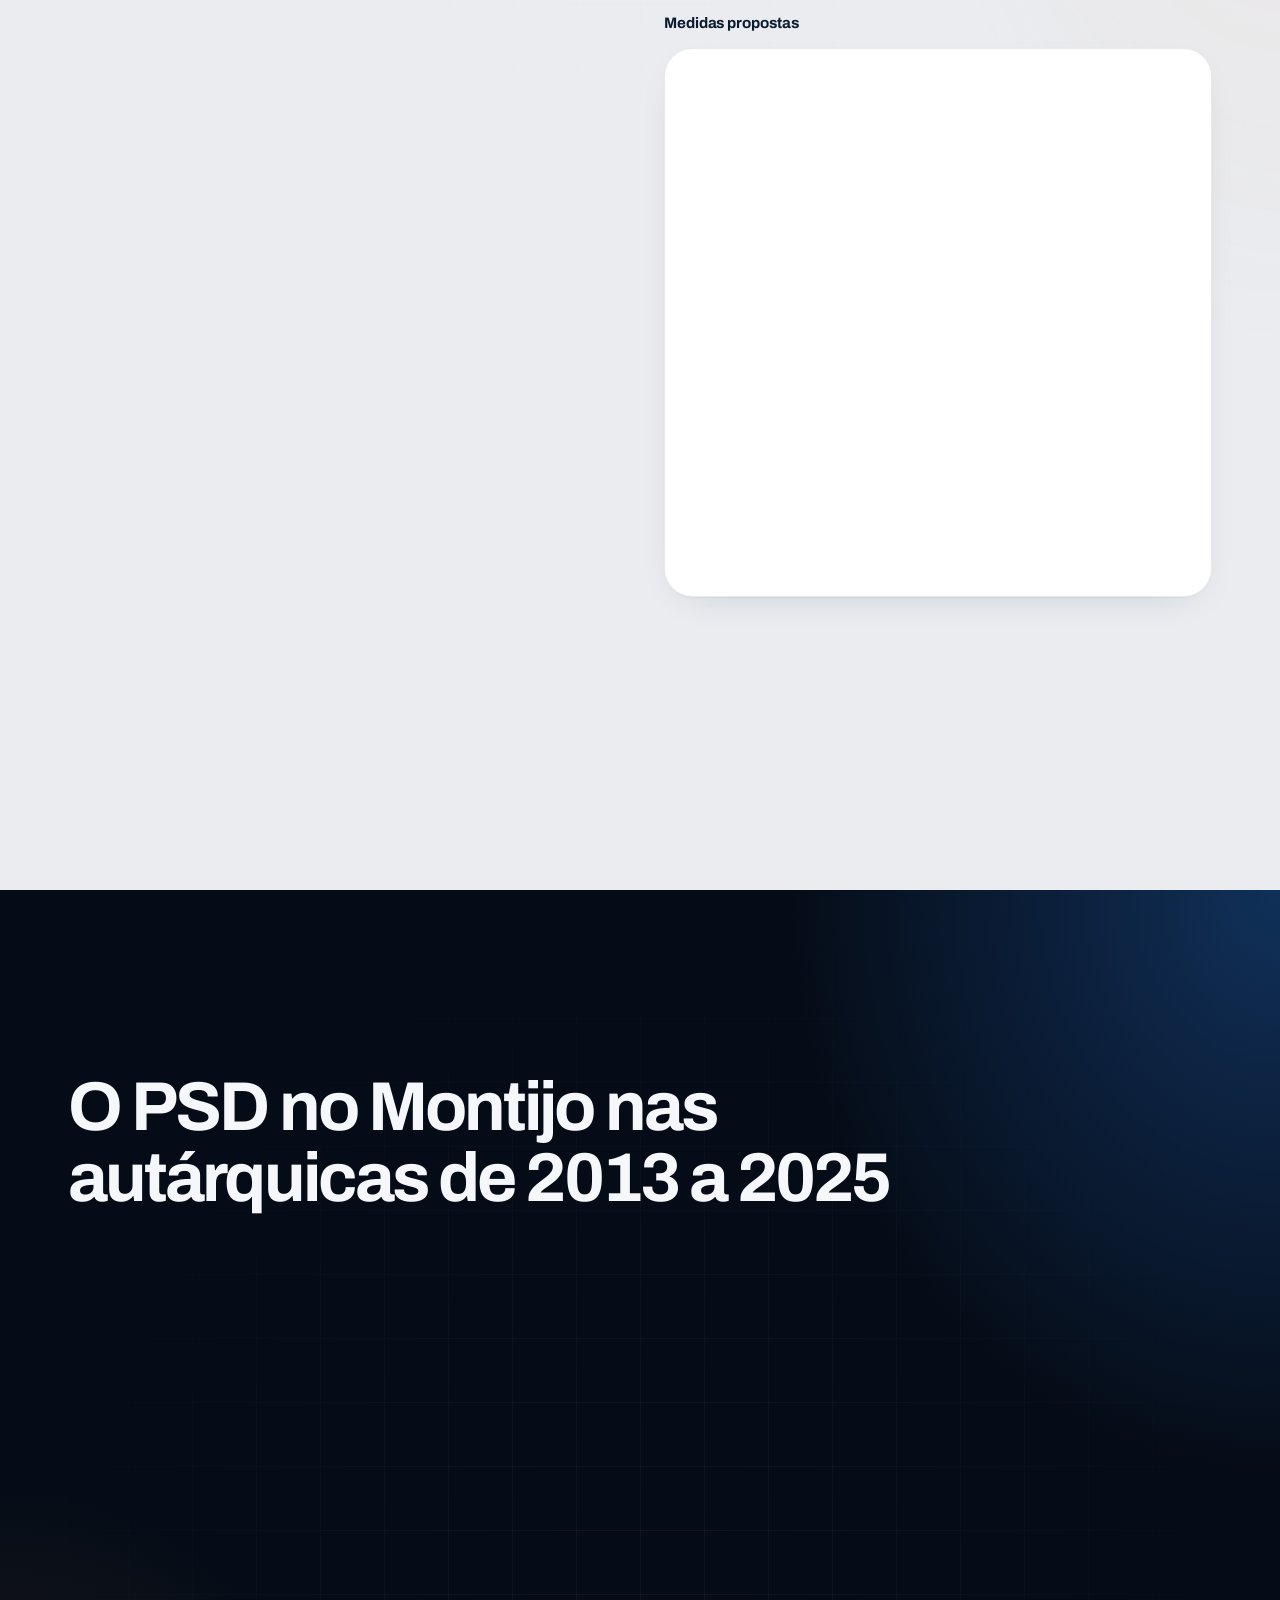
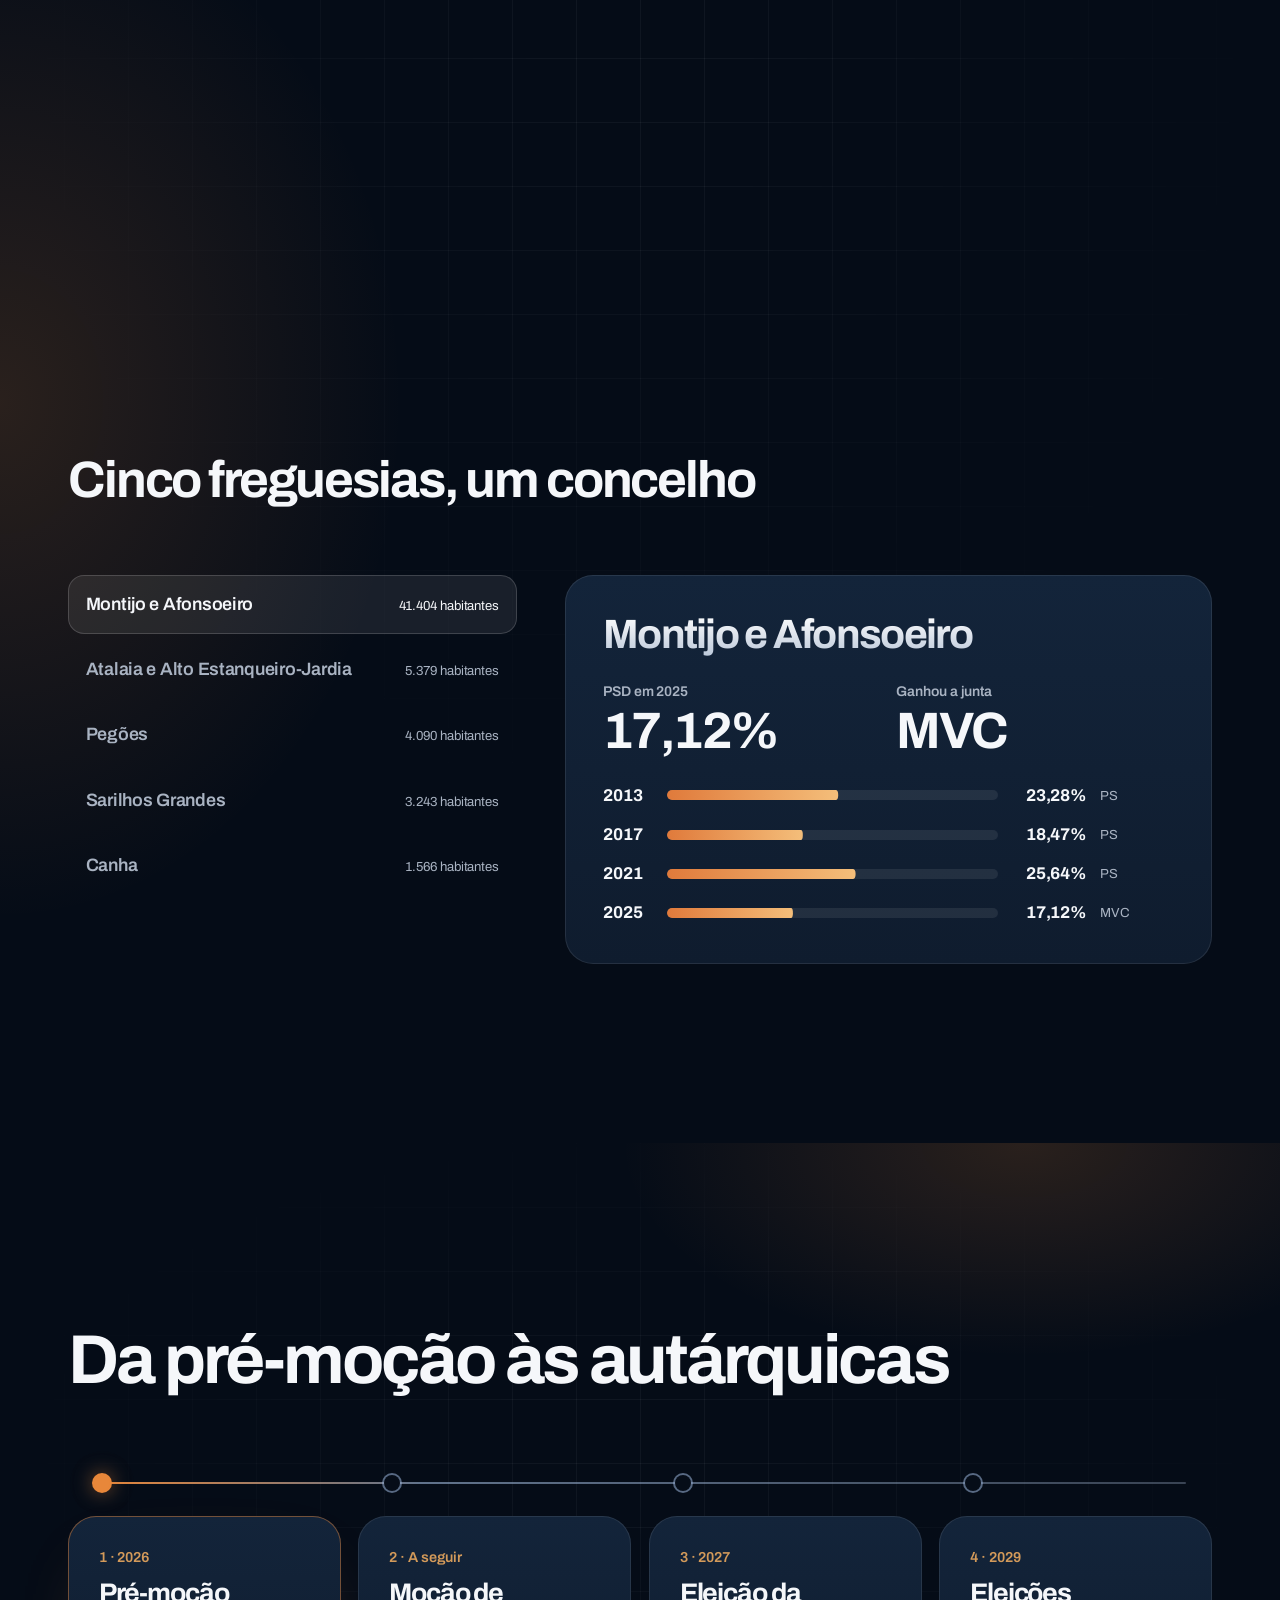
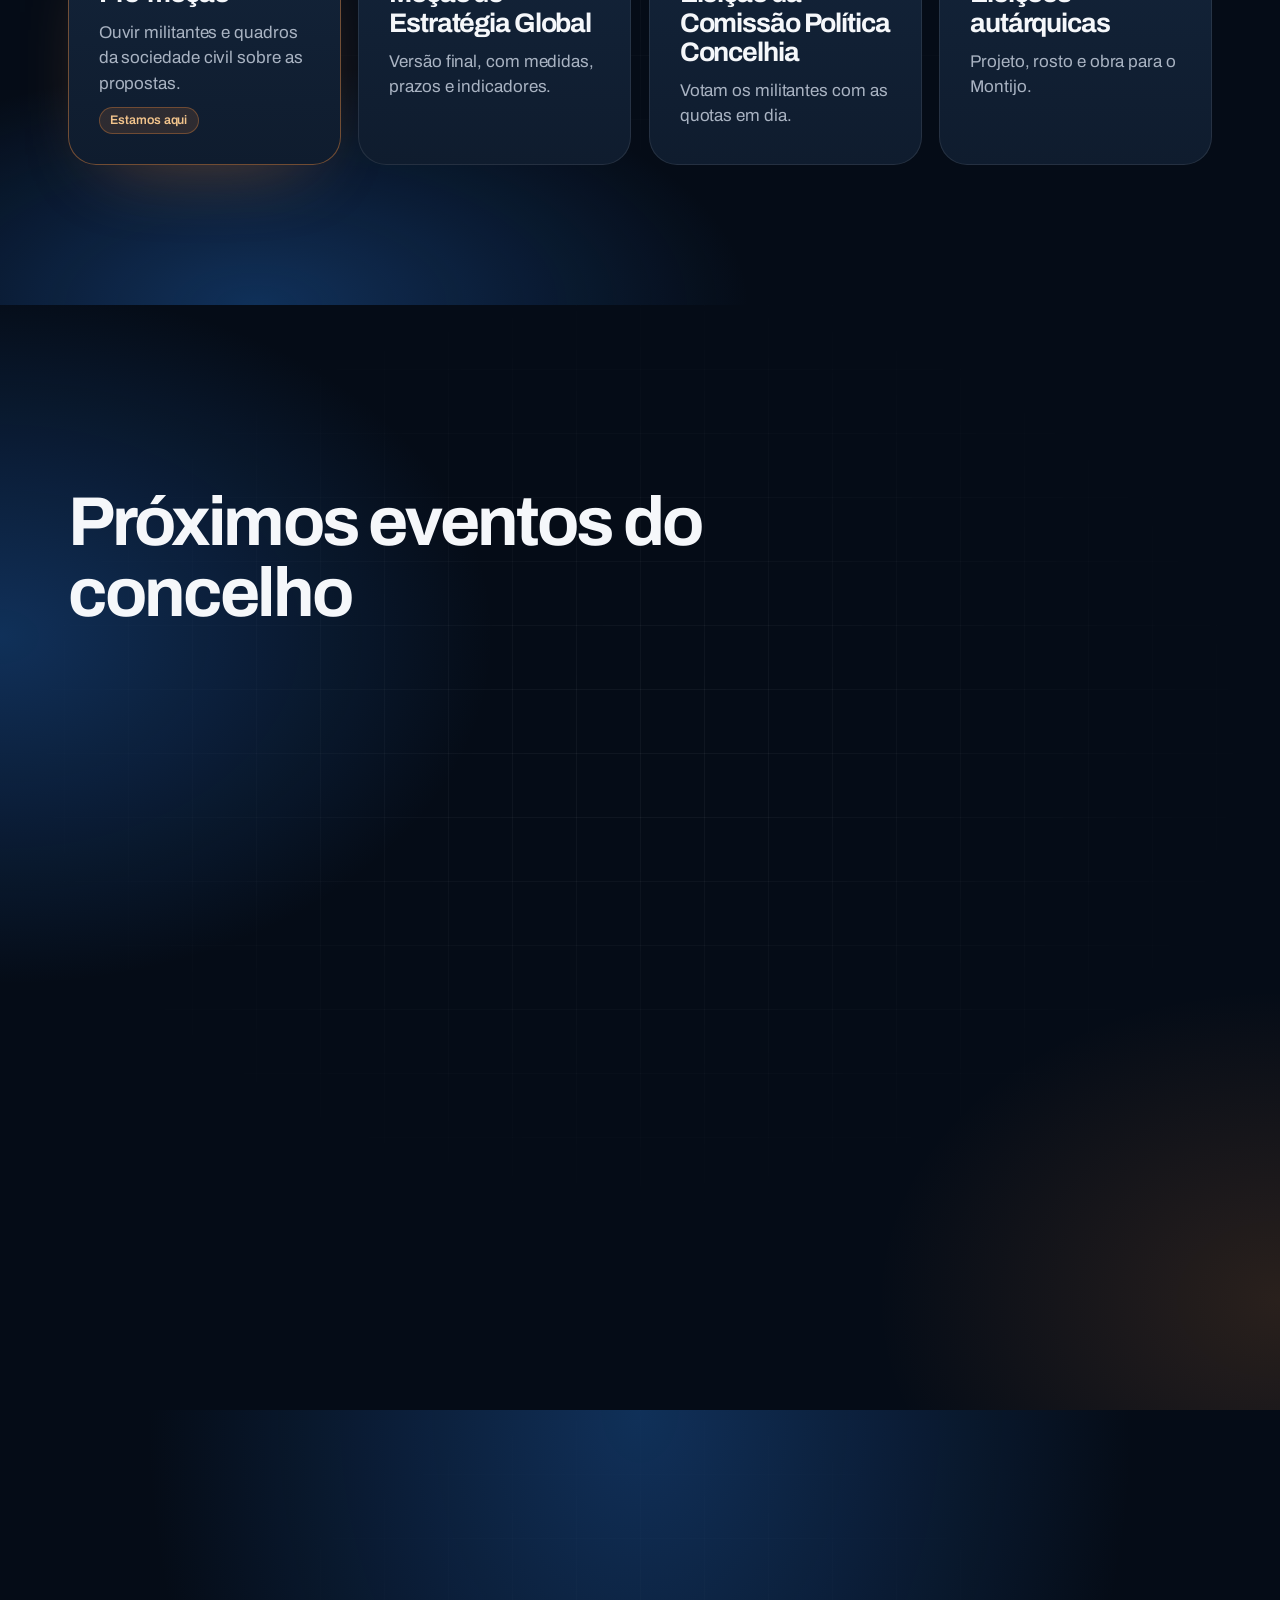
<file: candidatura.html>
<!doctype html><html lang="pt-PT"><head><meta charset="utf-8"><title>Acreditar no Montijo!</title>
<meta name="robots" content="noindex"><link rel="canonical" href="https://www.acreditarnomontijo.pt/#candidato">
<meta http-equiv="refresh" content="0; url=/#candidato"></head>
<body><p><a href="/#candidato">Continuar para o site da candidatura</a></p></body></html>
</file>
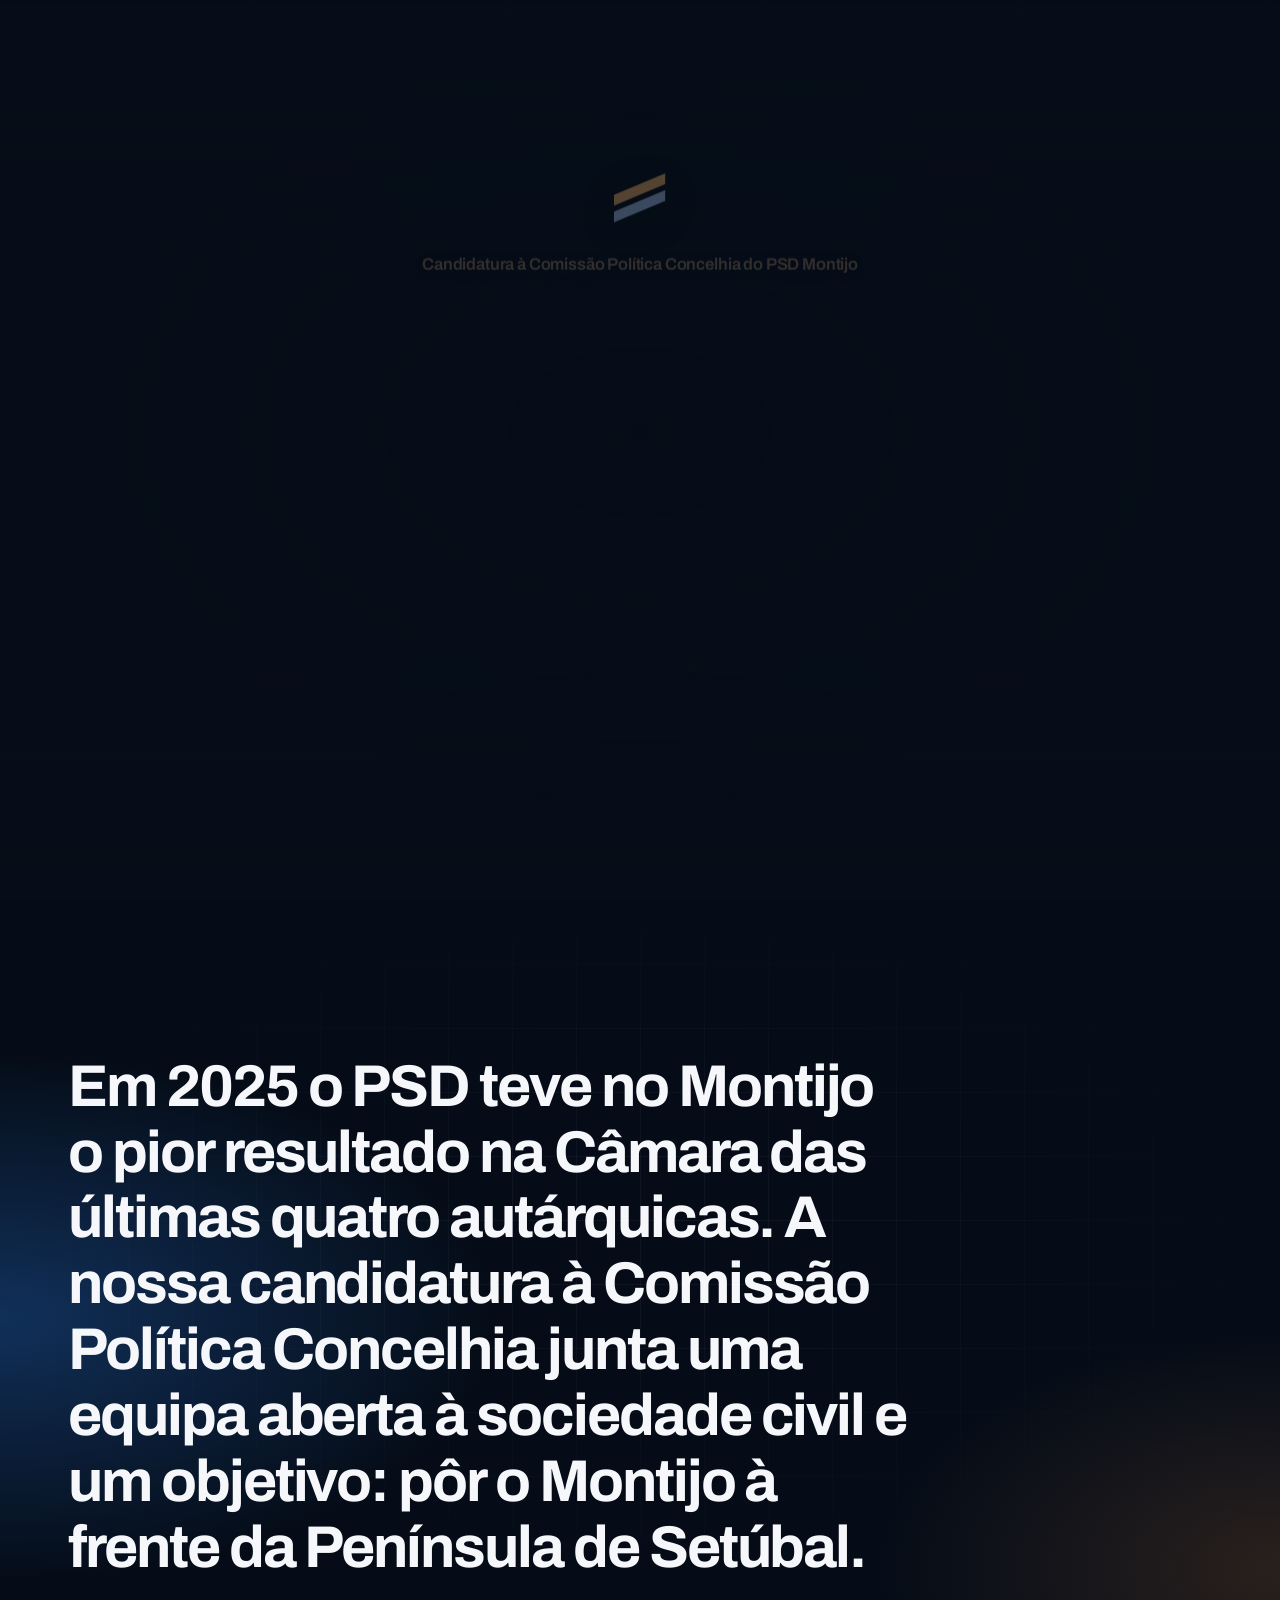
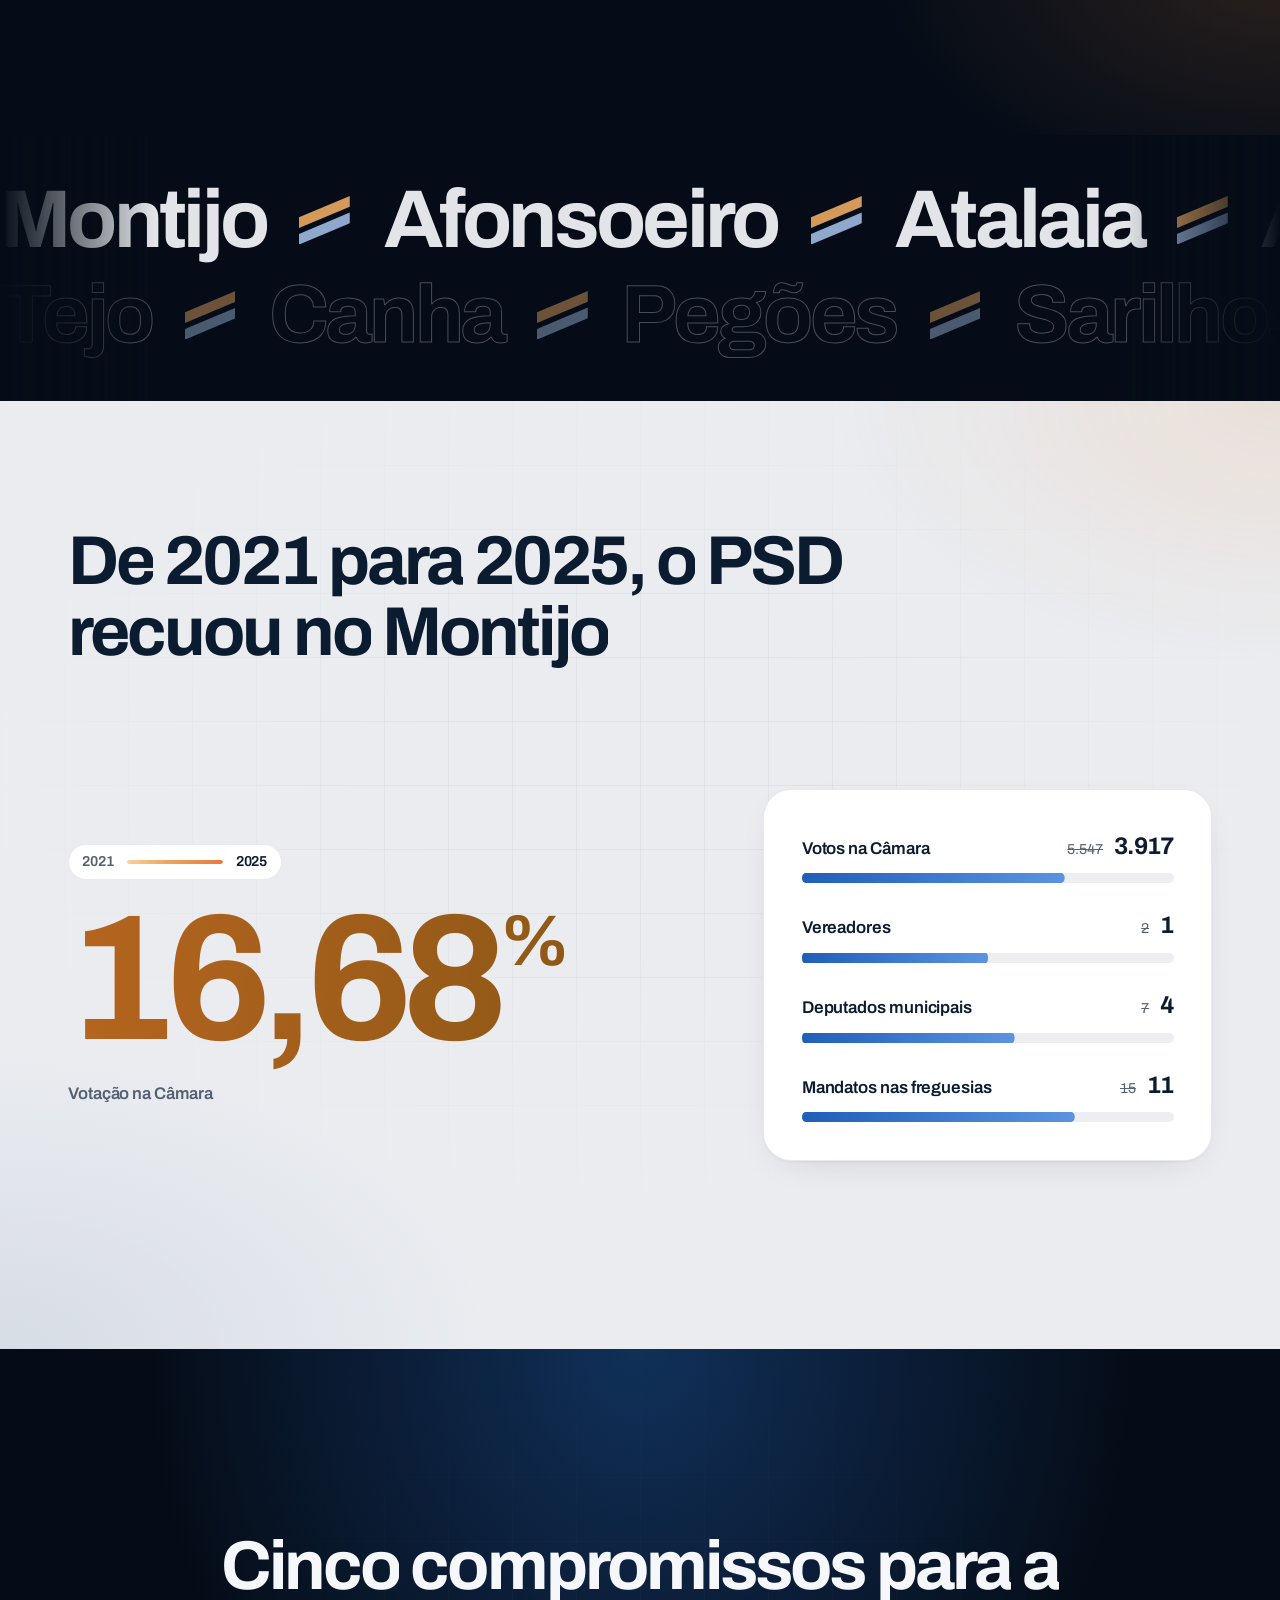
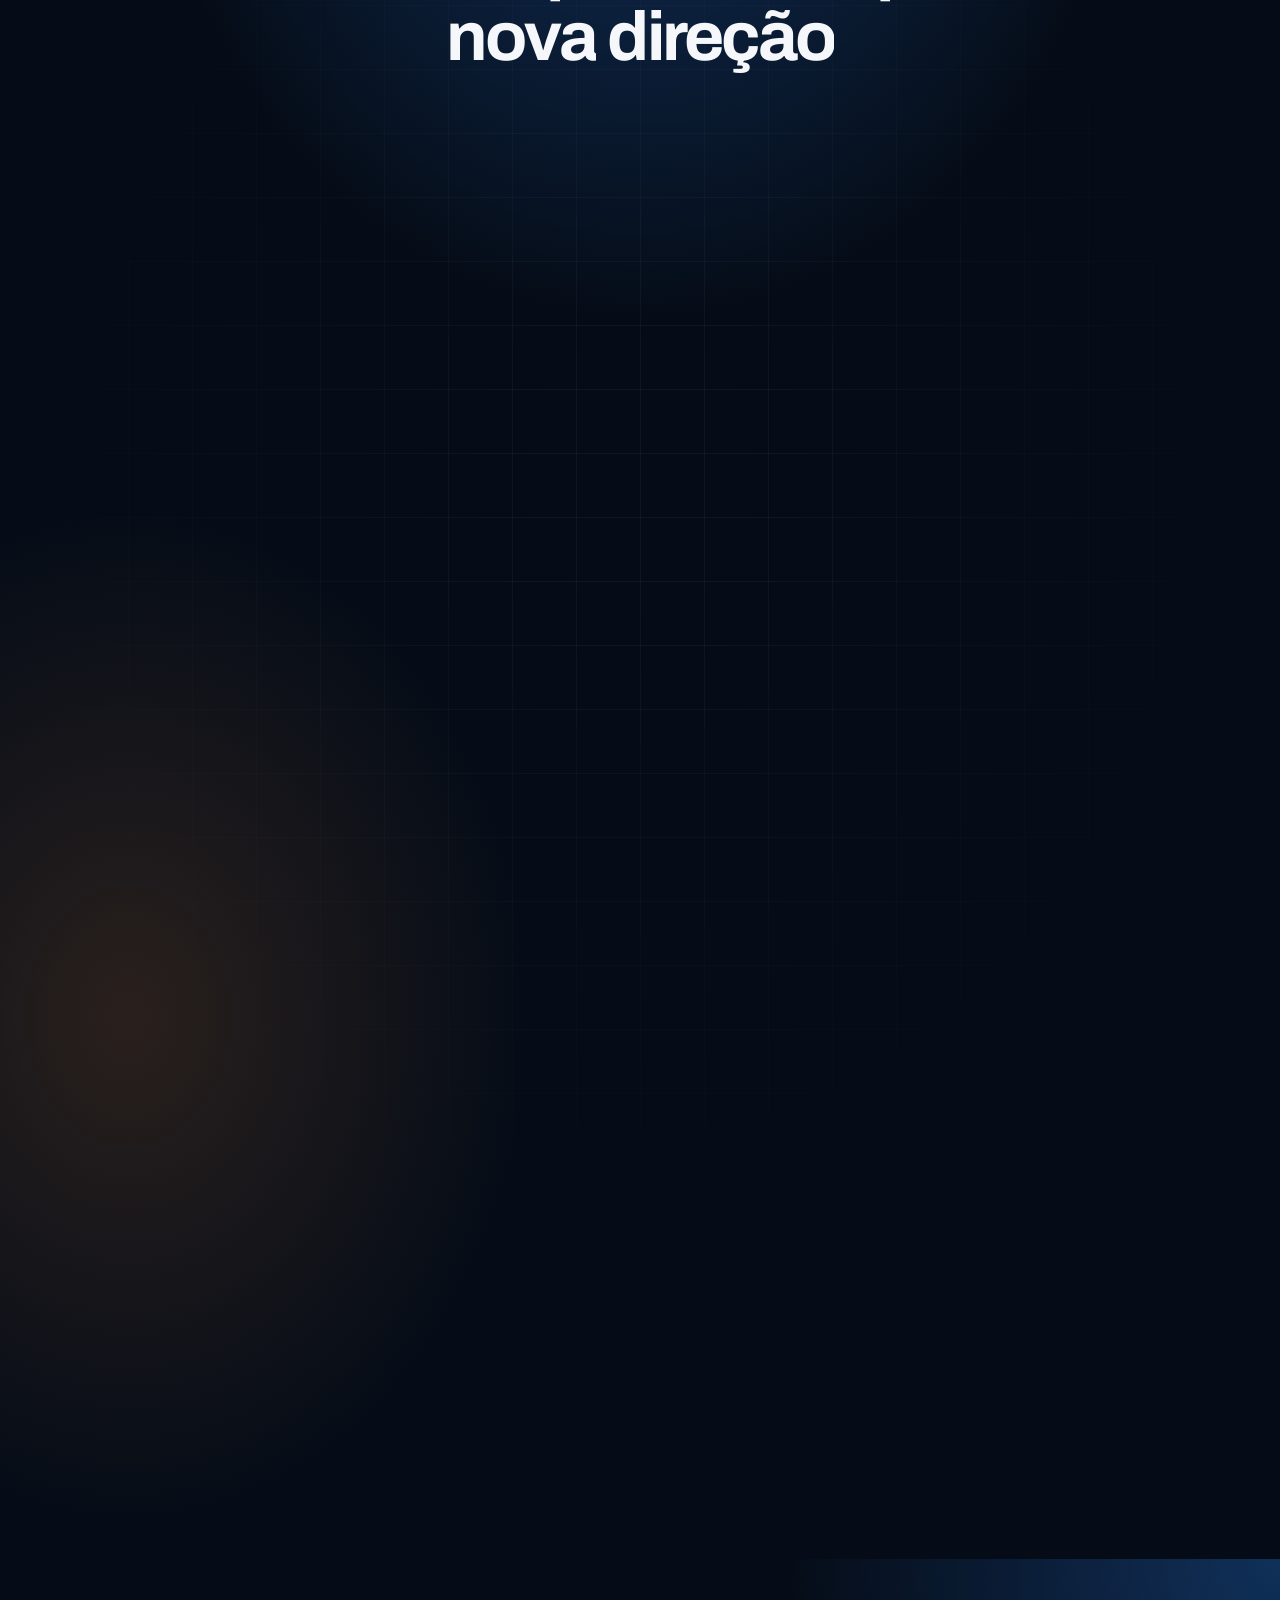
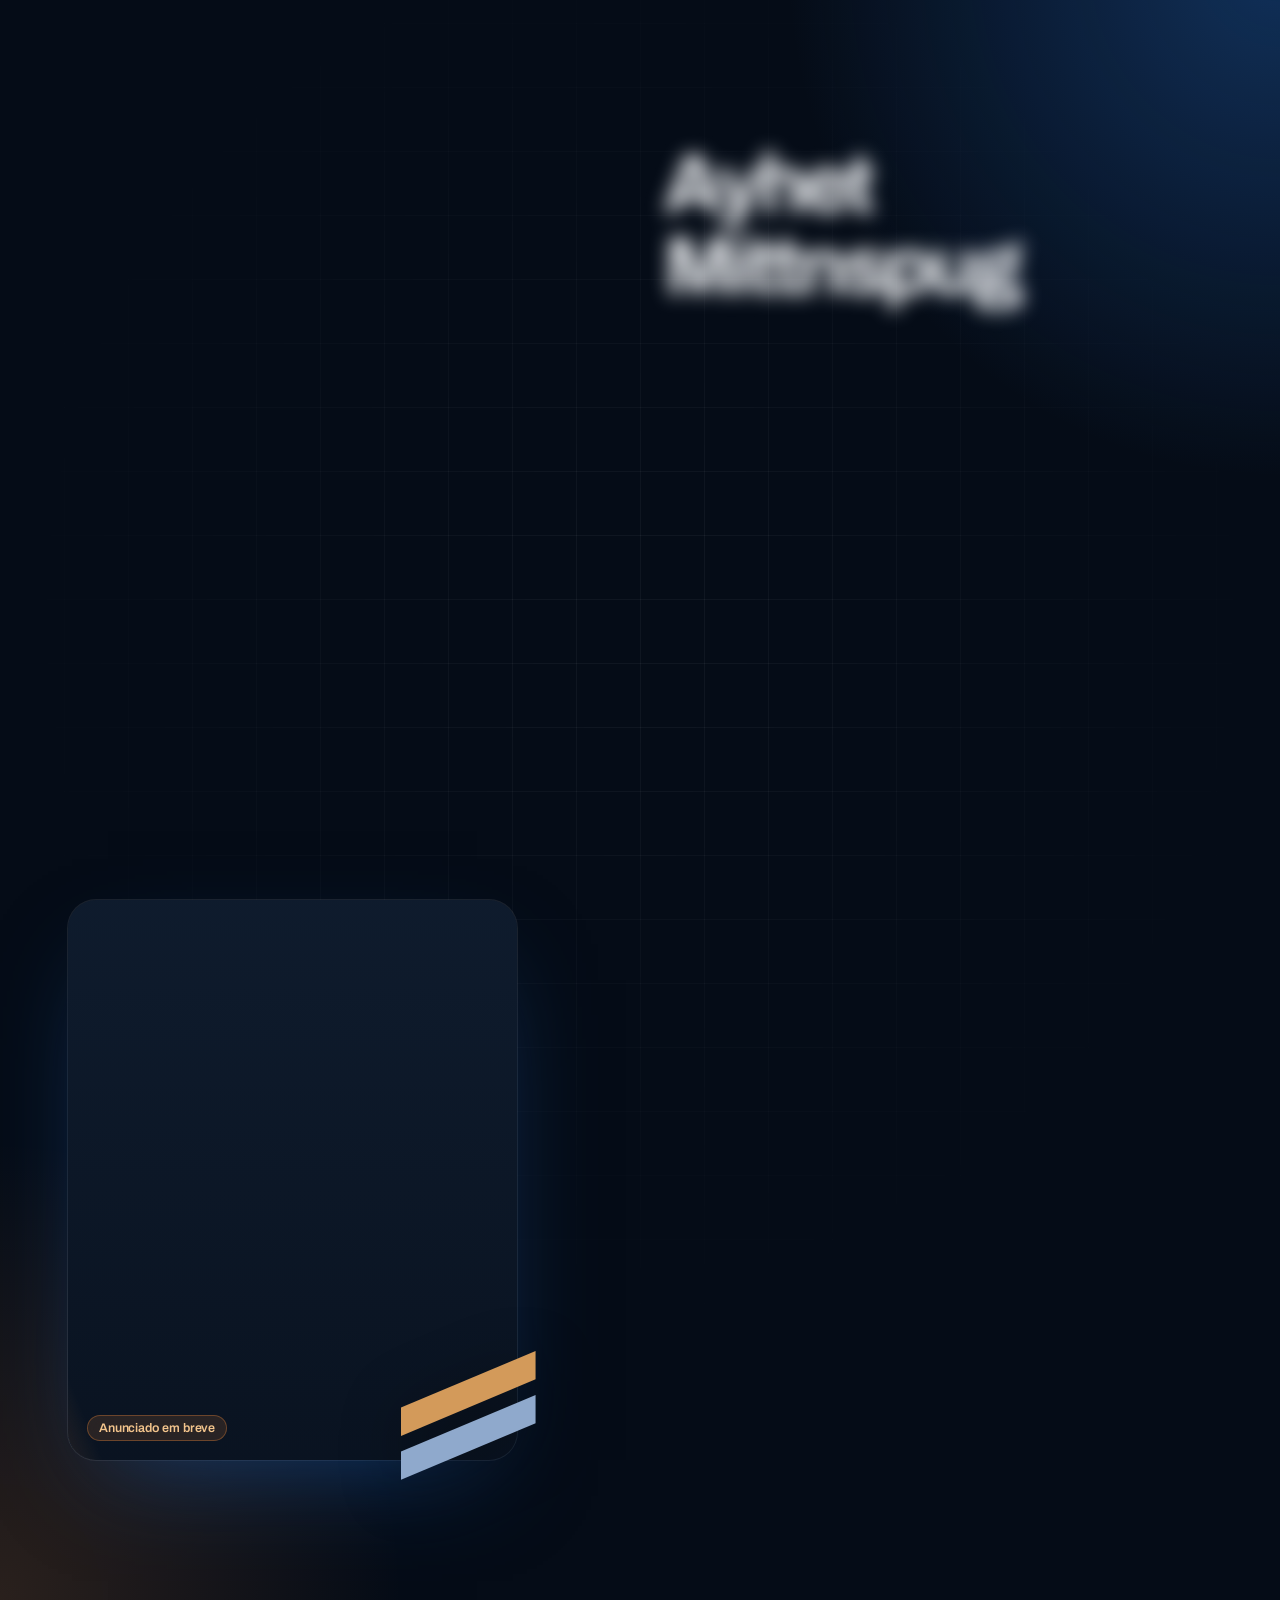
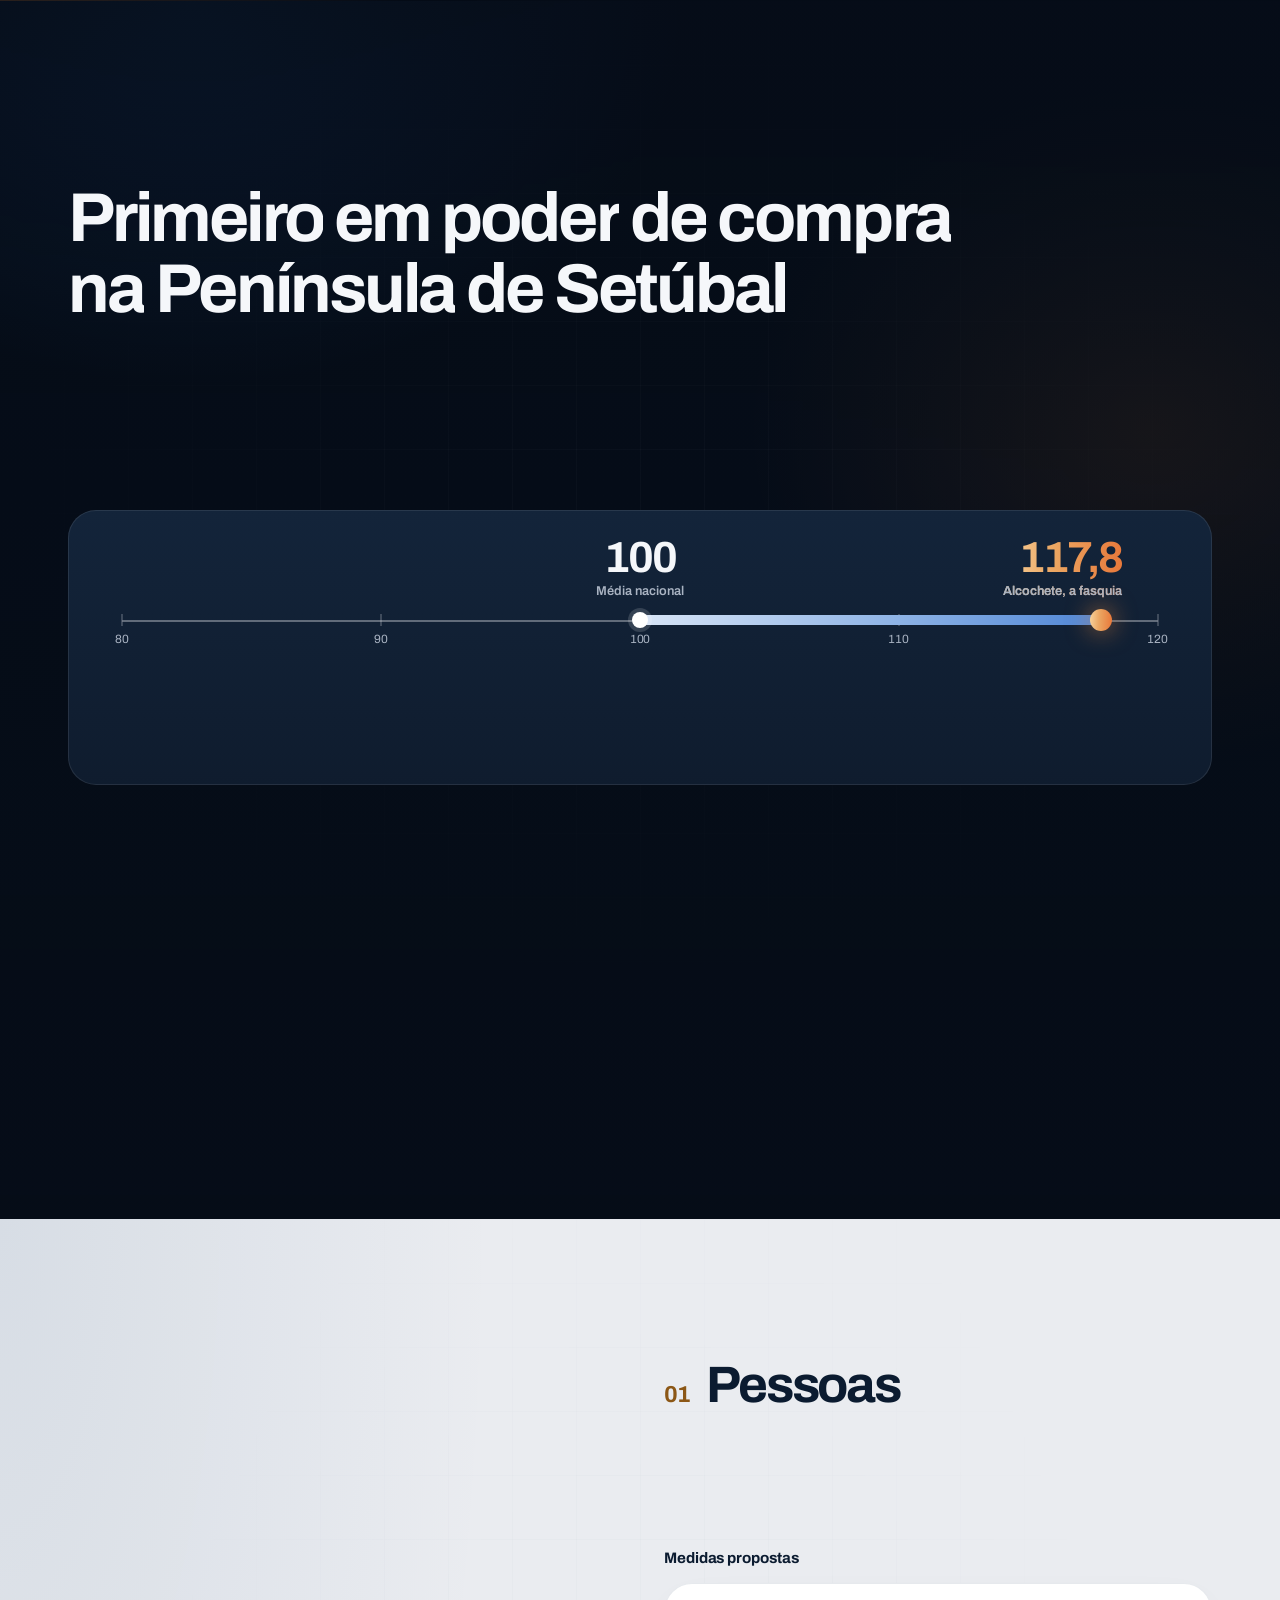
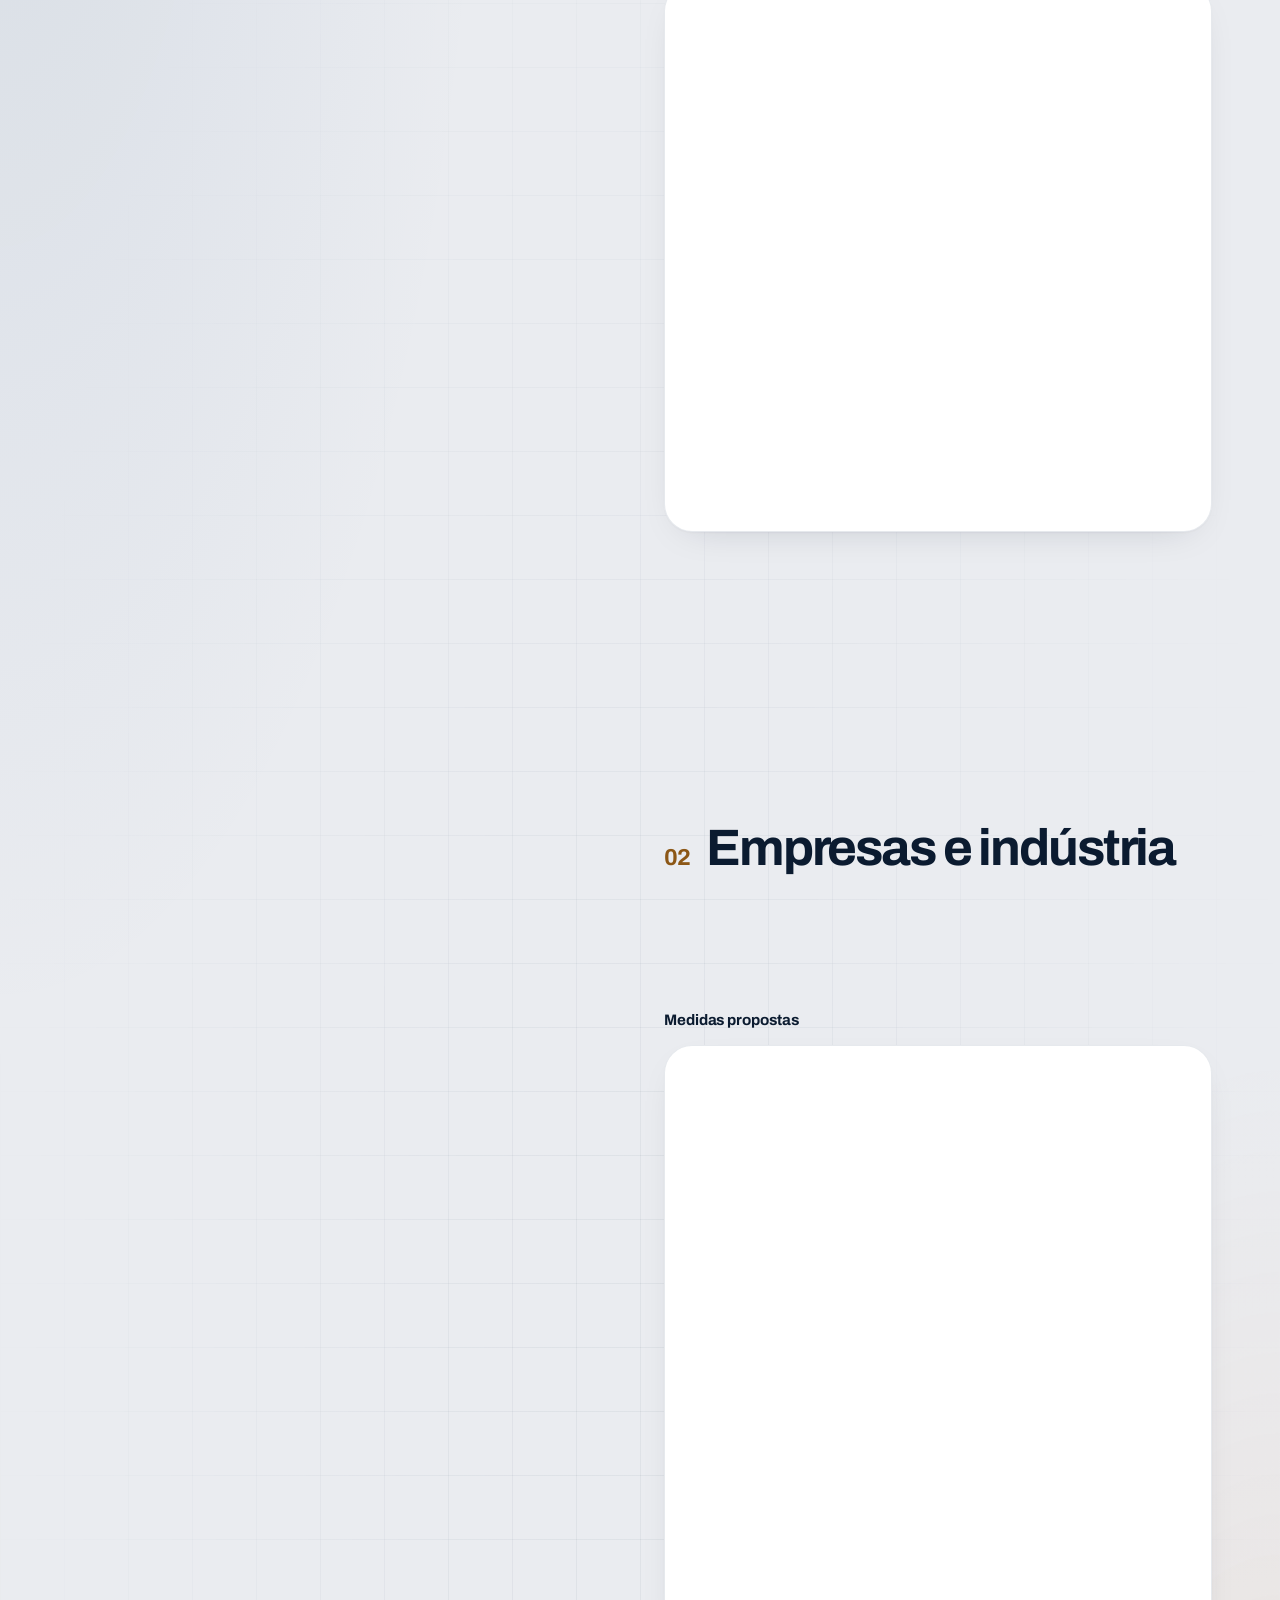
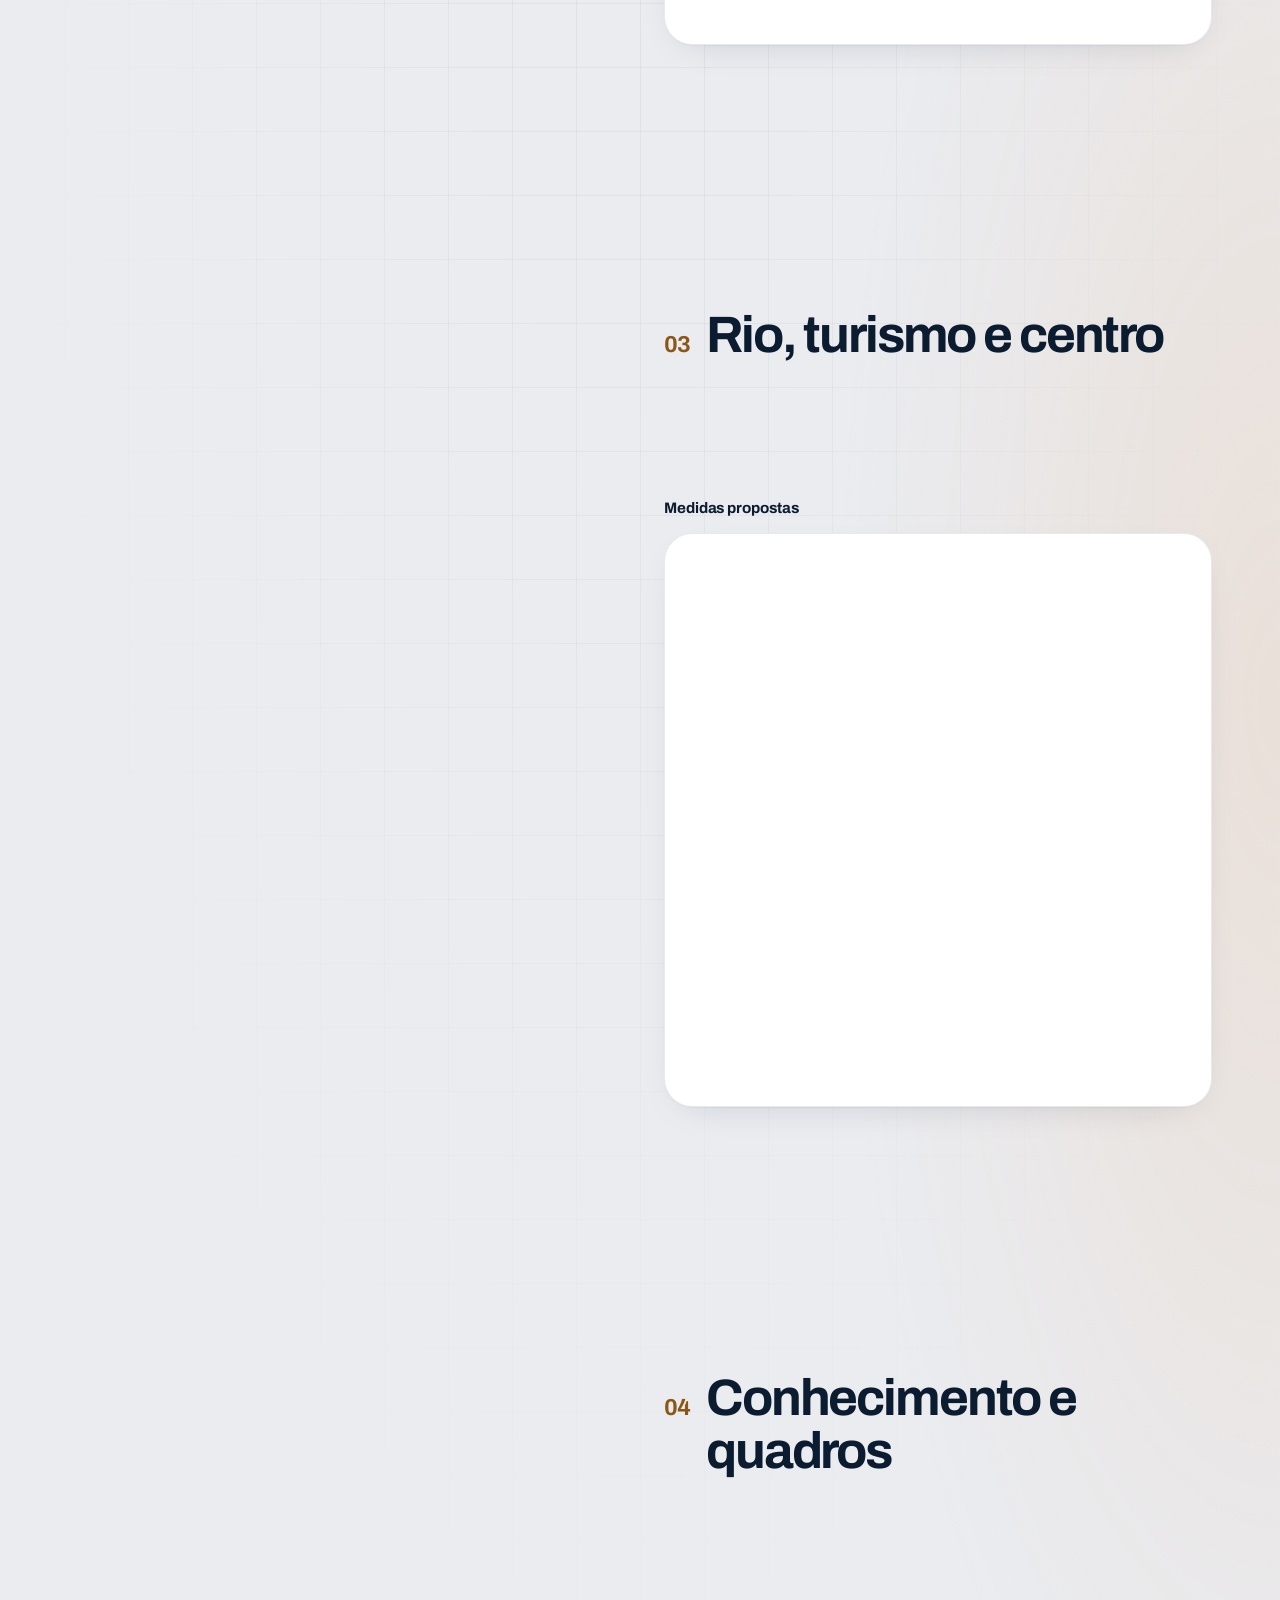
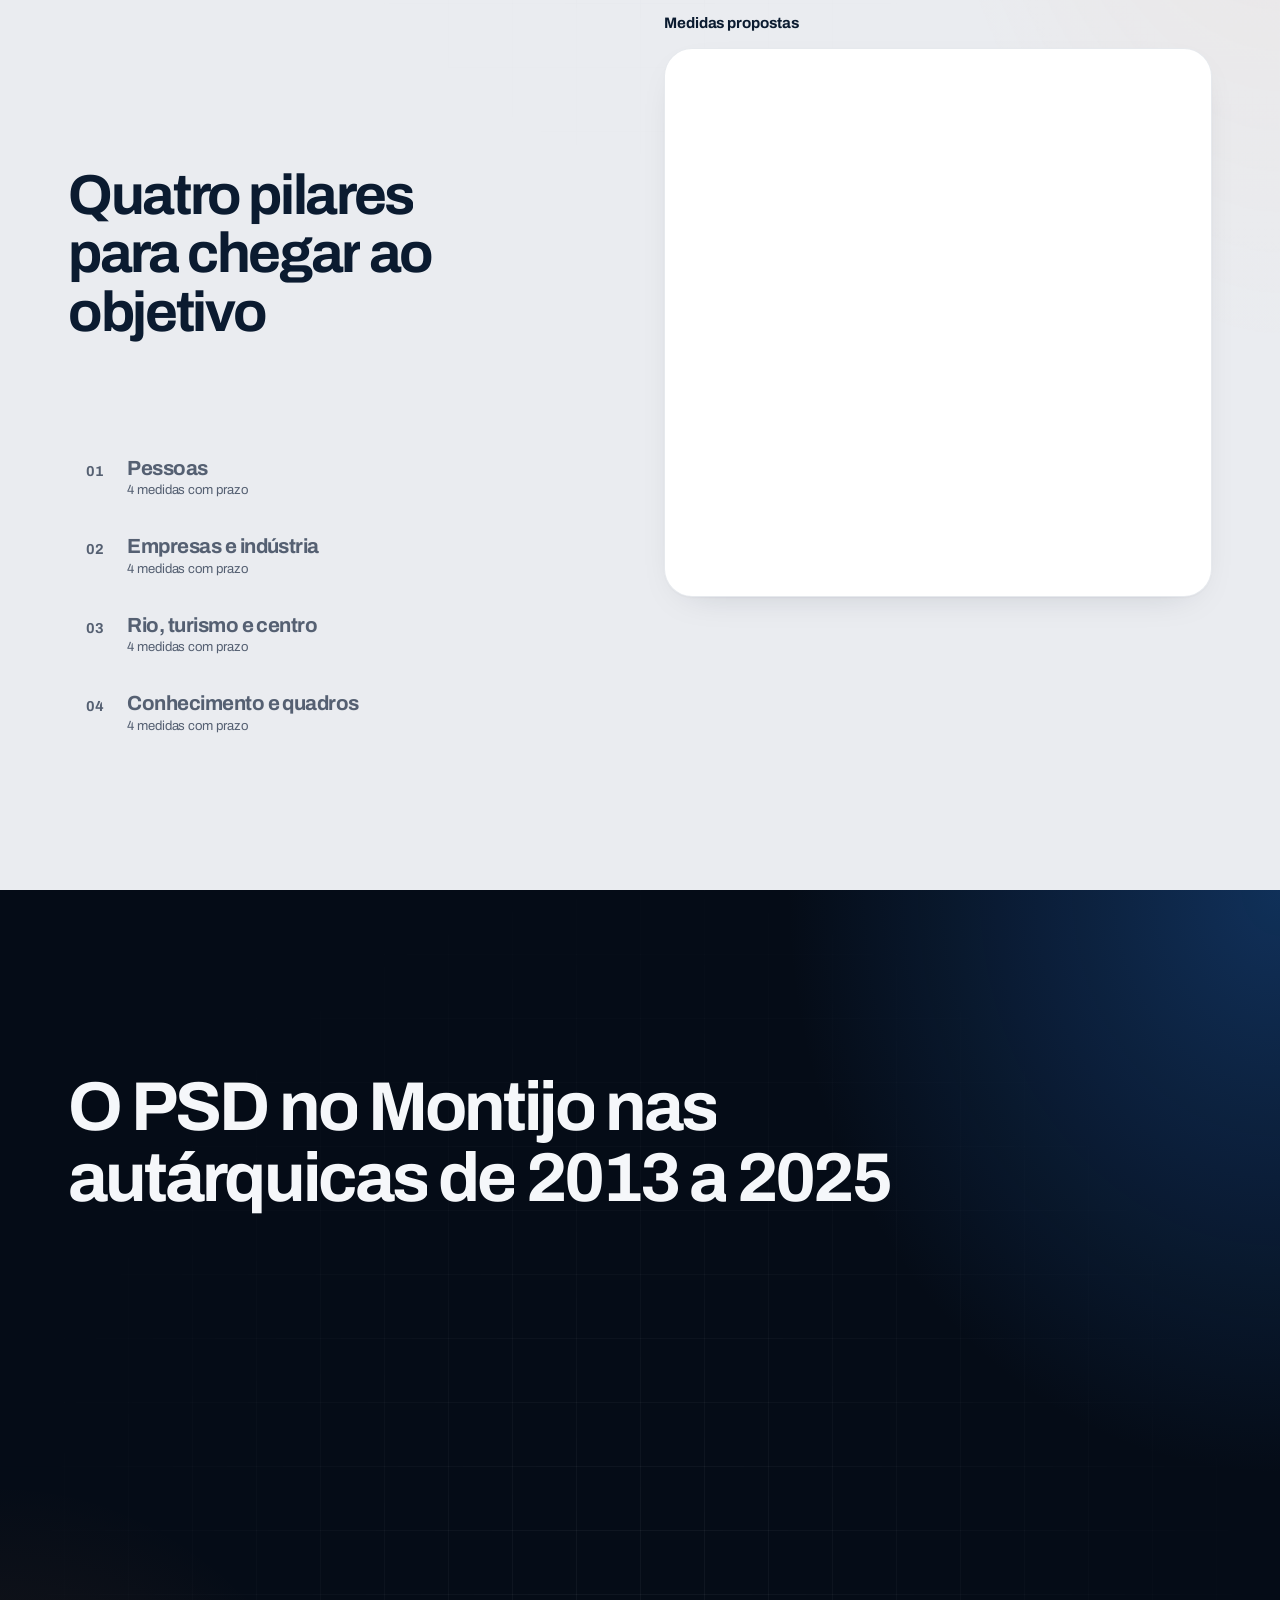
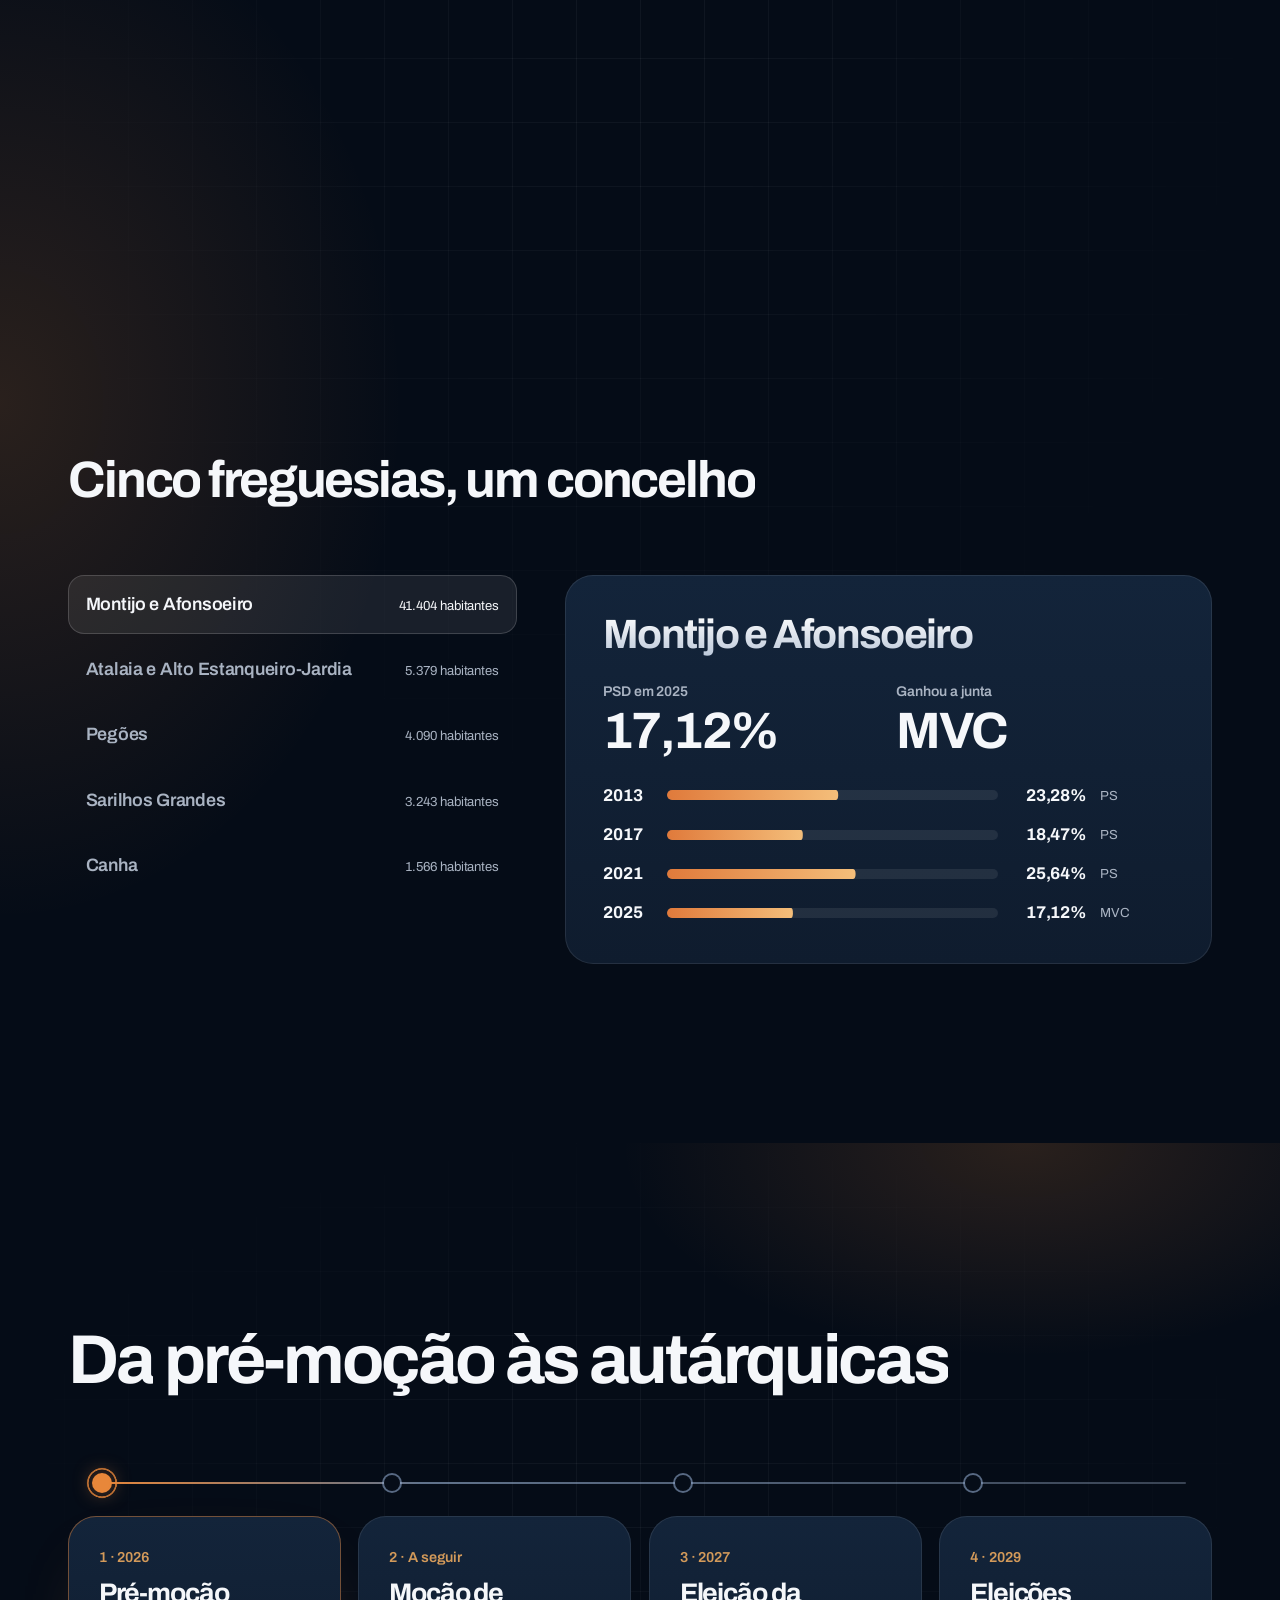
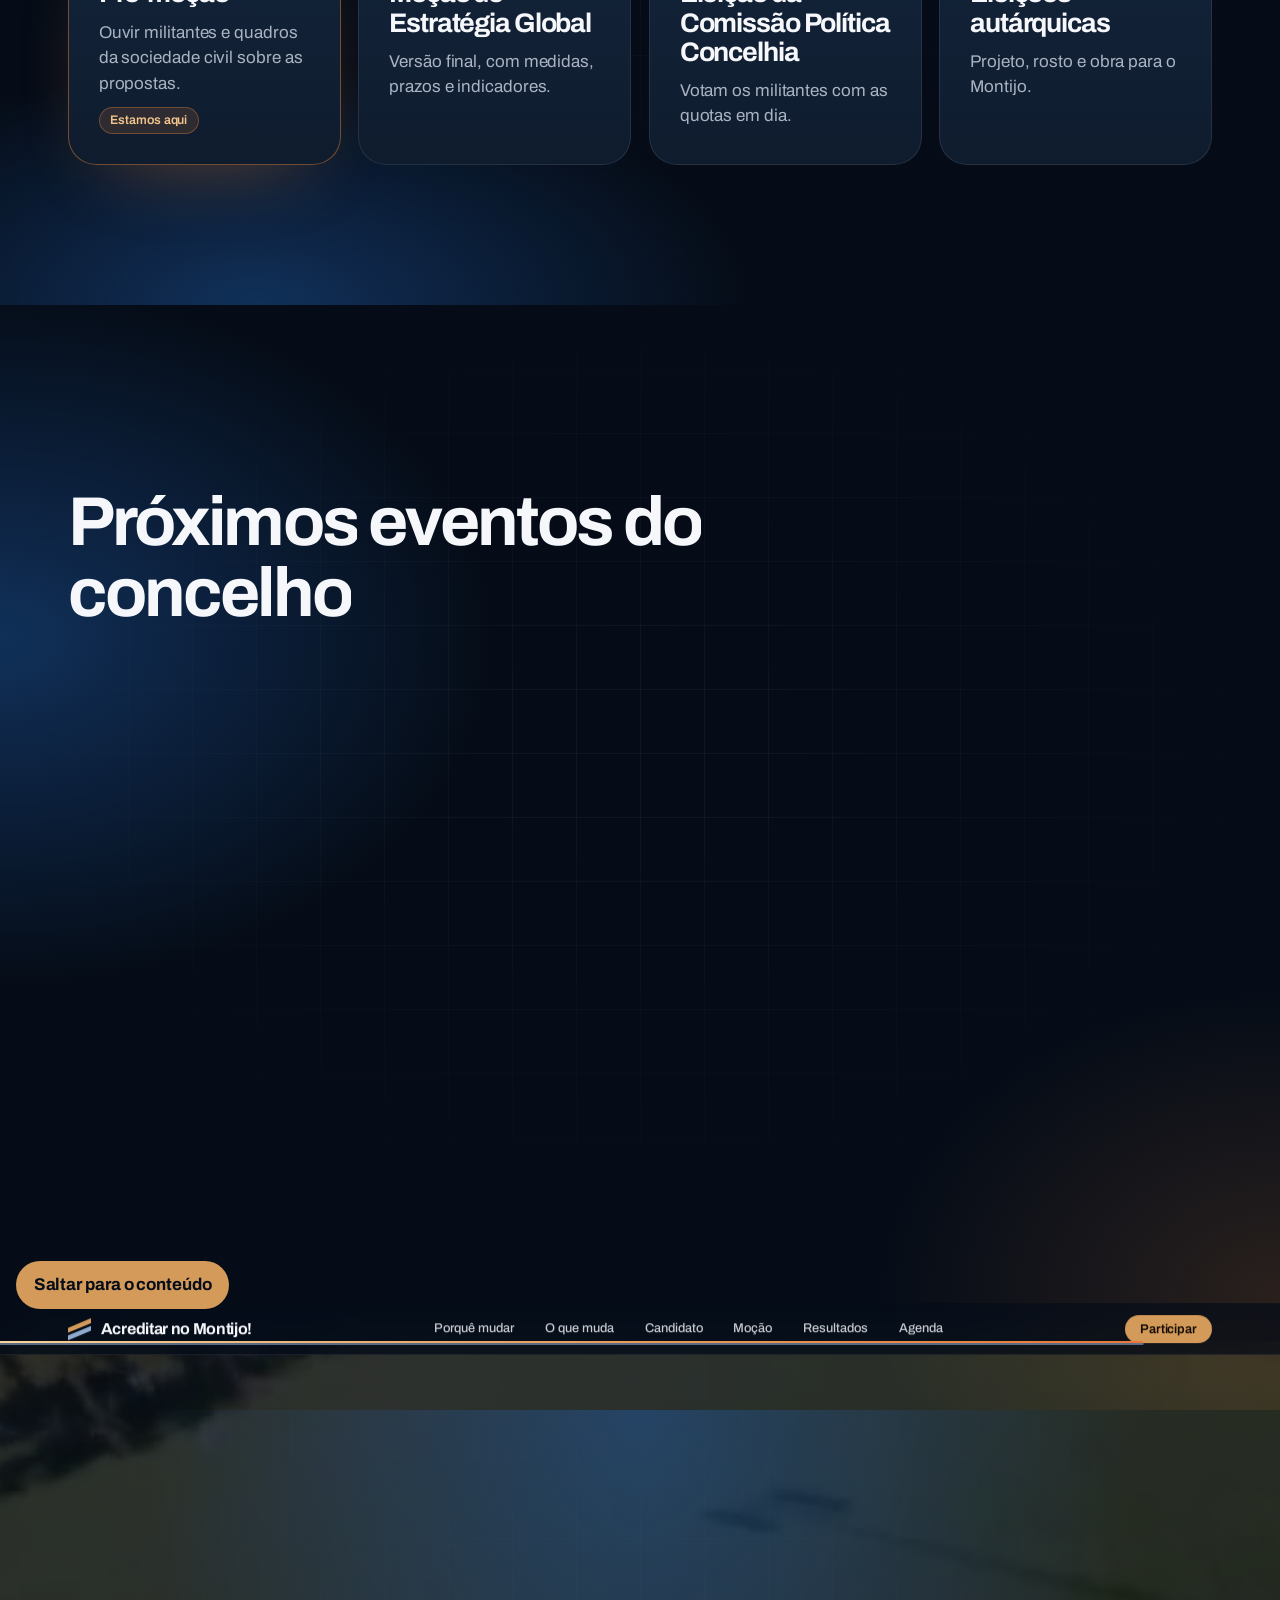
<file: contactos.html>
<!doctype html><html lang="pt-PT"><head><meta charset="utf-8"><title>Acreditar no Montijo!</title>
<meta name="robots" content="noindex"><link rel="canonical" href="https://www.acreditarnomontijo.pt/#participar">
<meta http-equiv="refresh" content="0; url=/#participar"></head>
<body><p><a href="/#participar">Continuar para o site da candidatura</a></p></body></html>
</file>
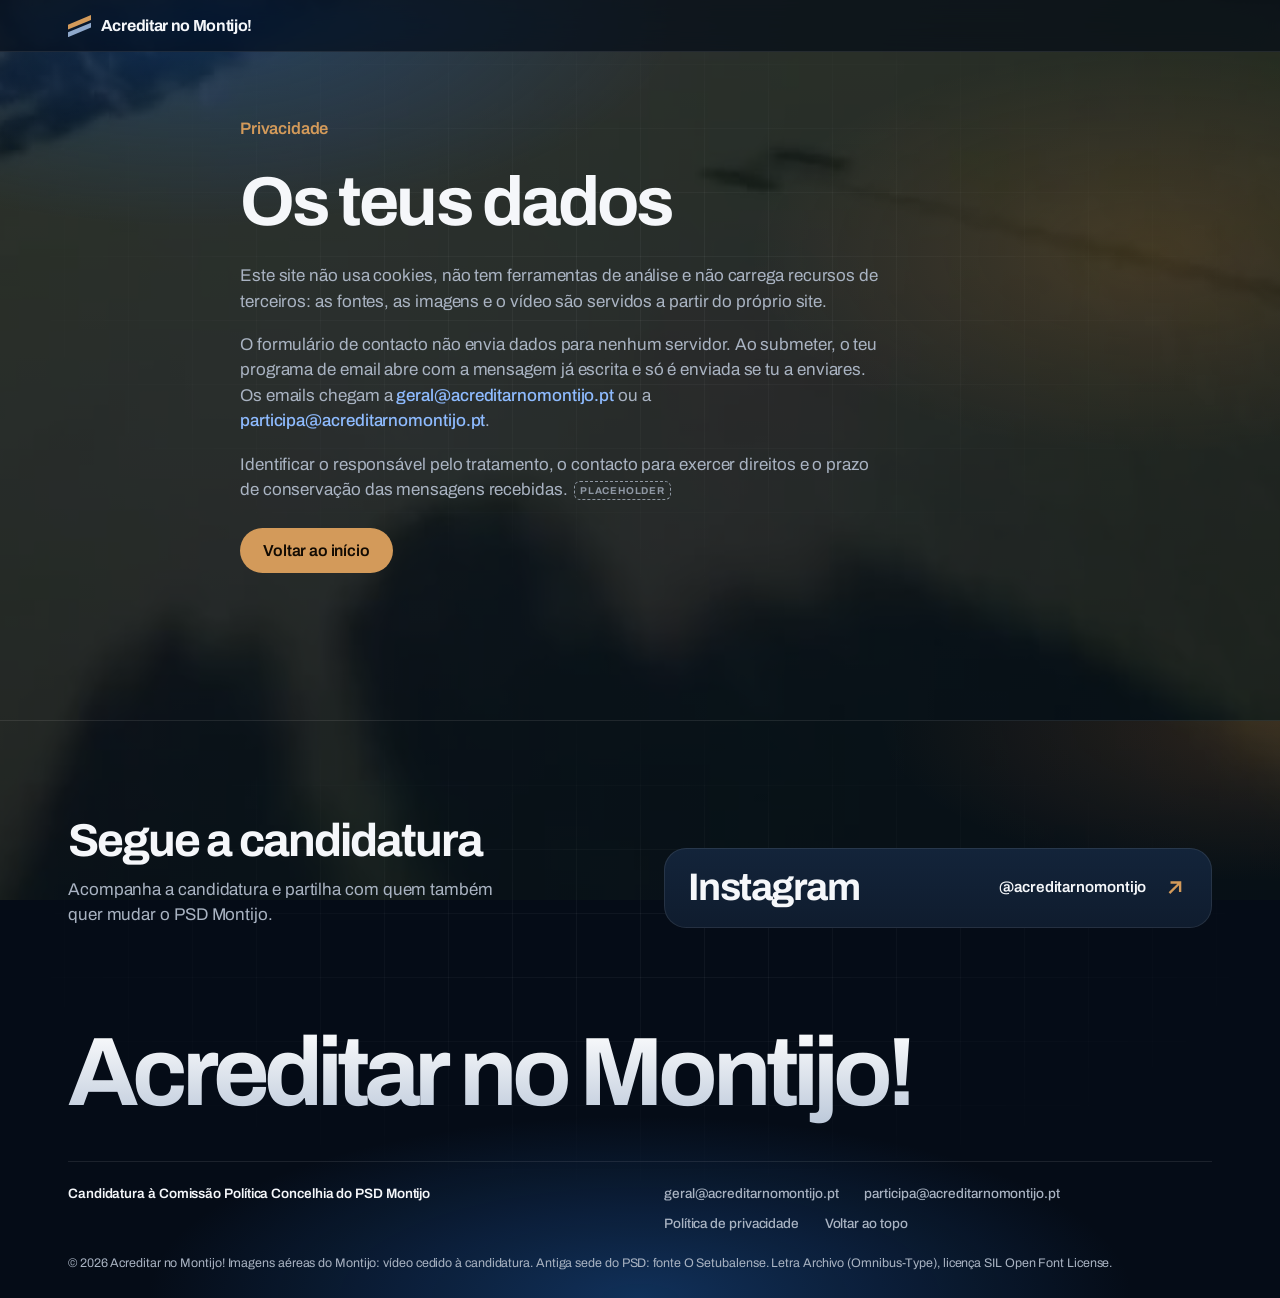
<file: creditos.html>
<!doctype html><html lang="pt-PT"><head><meta charset="utf-8"><title>Acreditar no Montijo!</title>
<meta name="robots" content="noindex"><link rel="canonical" href="https://www.acreditarnomontijo.pt/privacidade/">
<meta http-equiv="refresh" content="0; url=/privacidade/"></head>
<body><p><a href="/privacidade/">Continuar para o site da candidatura</a></p></body></html>
</file>
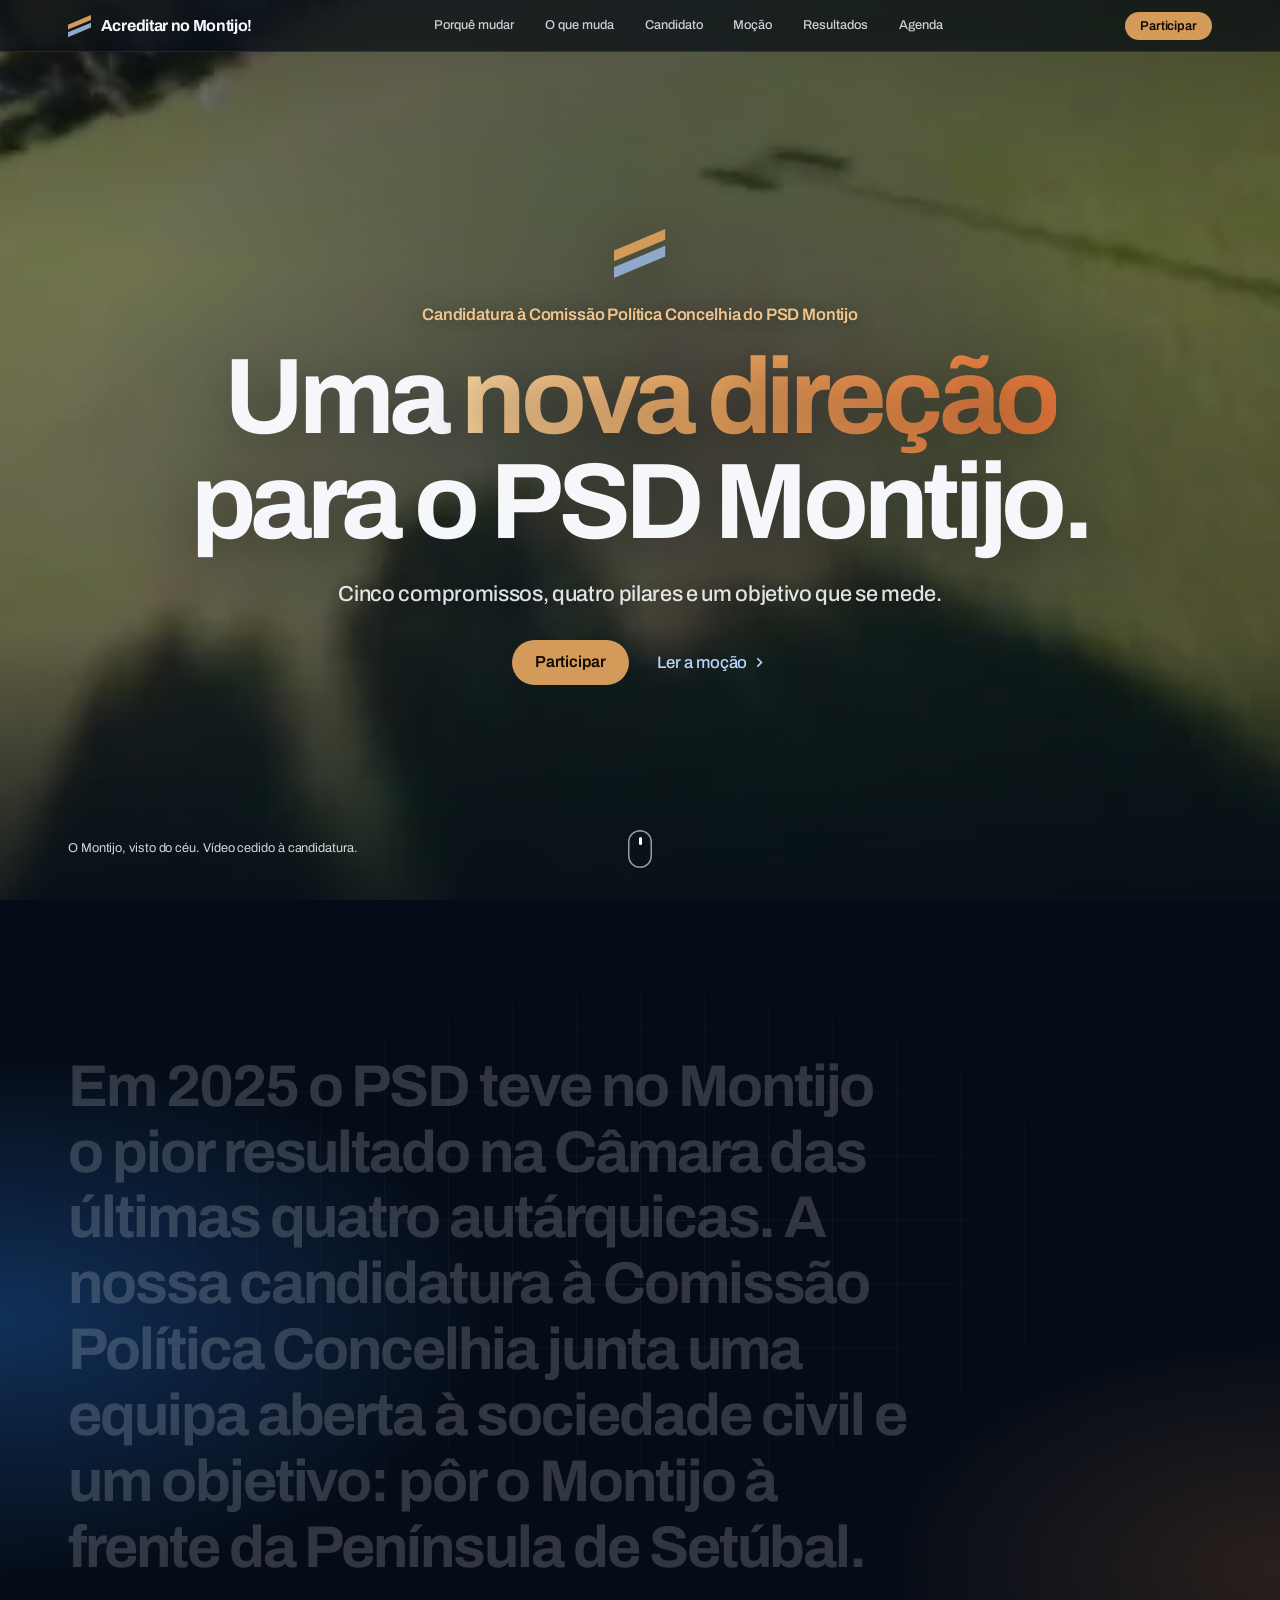
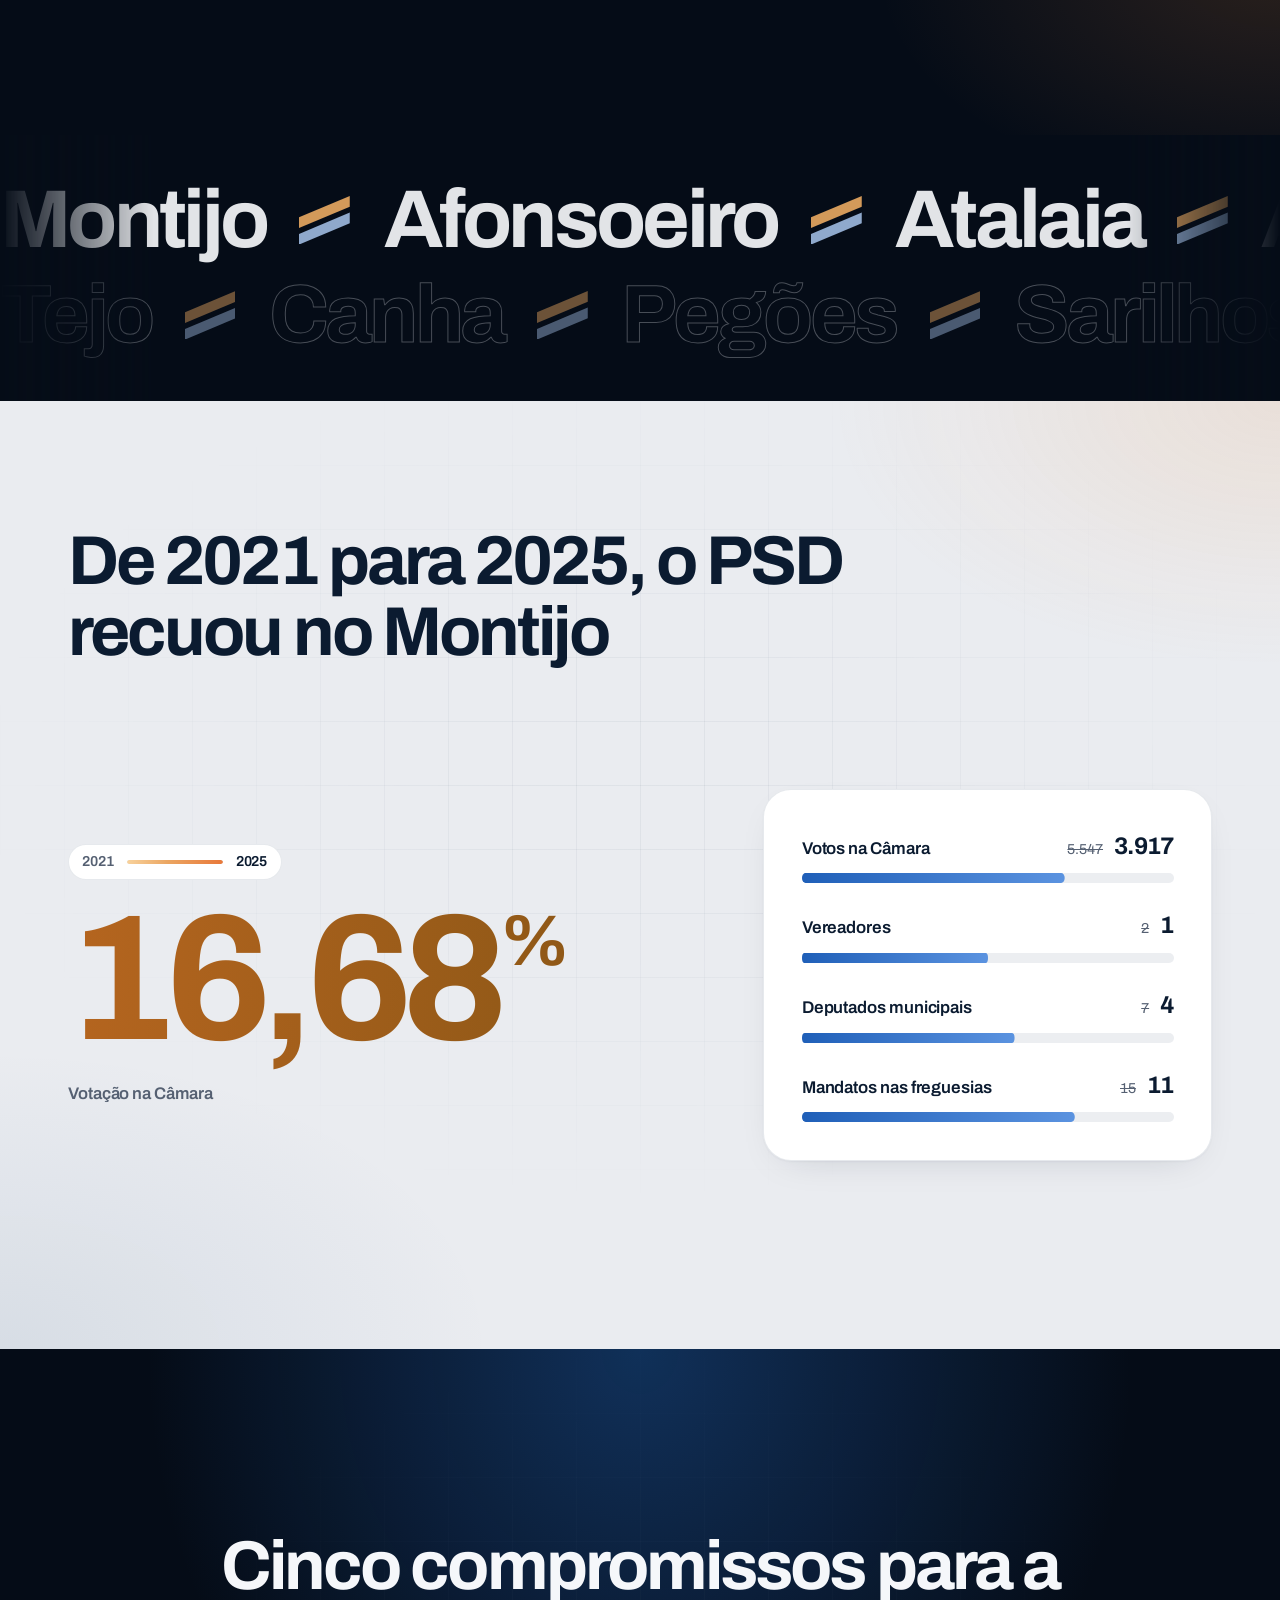
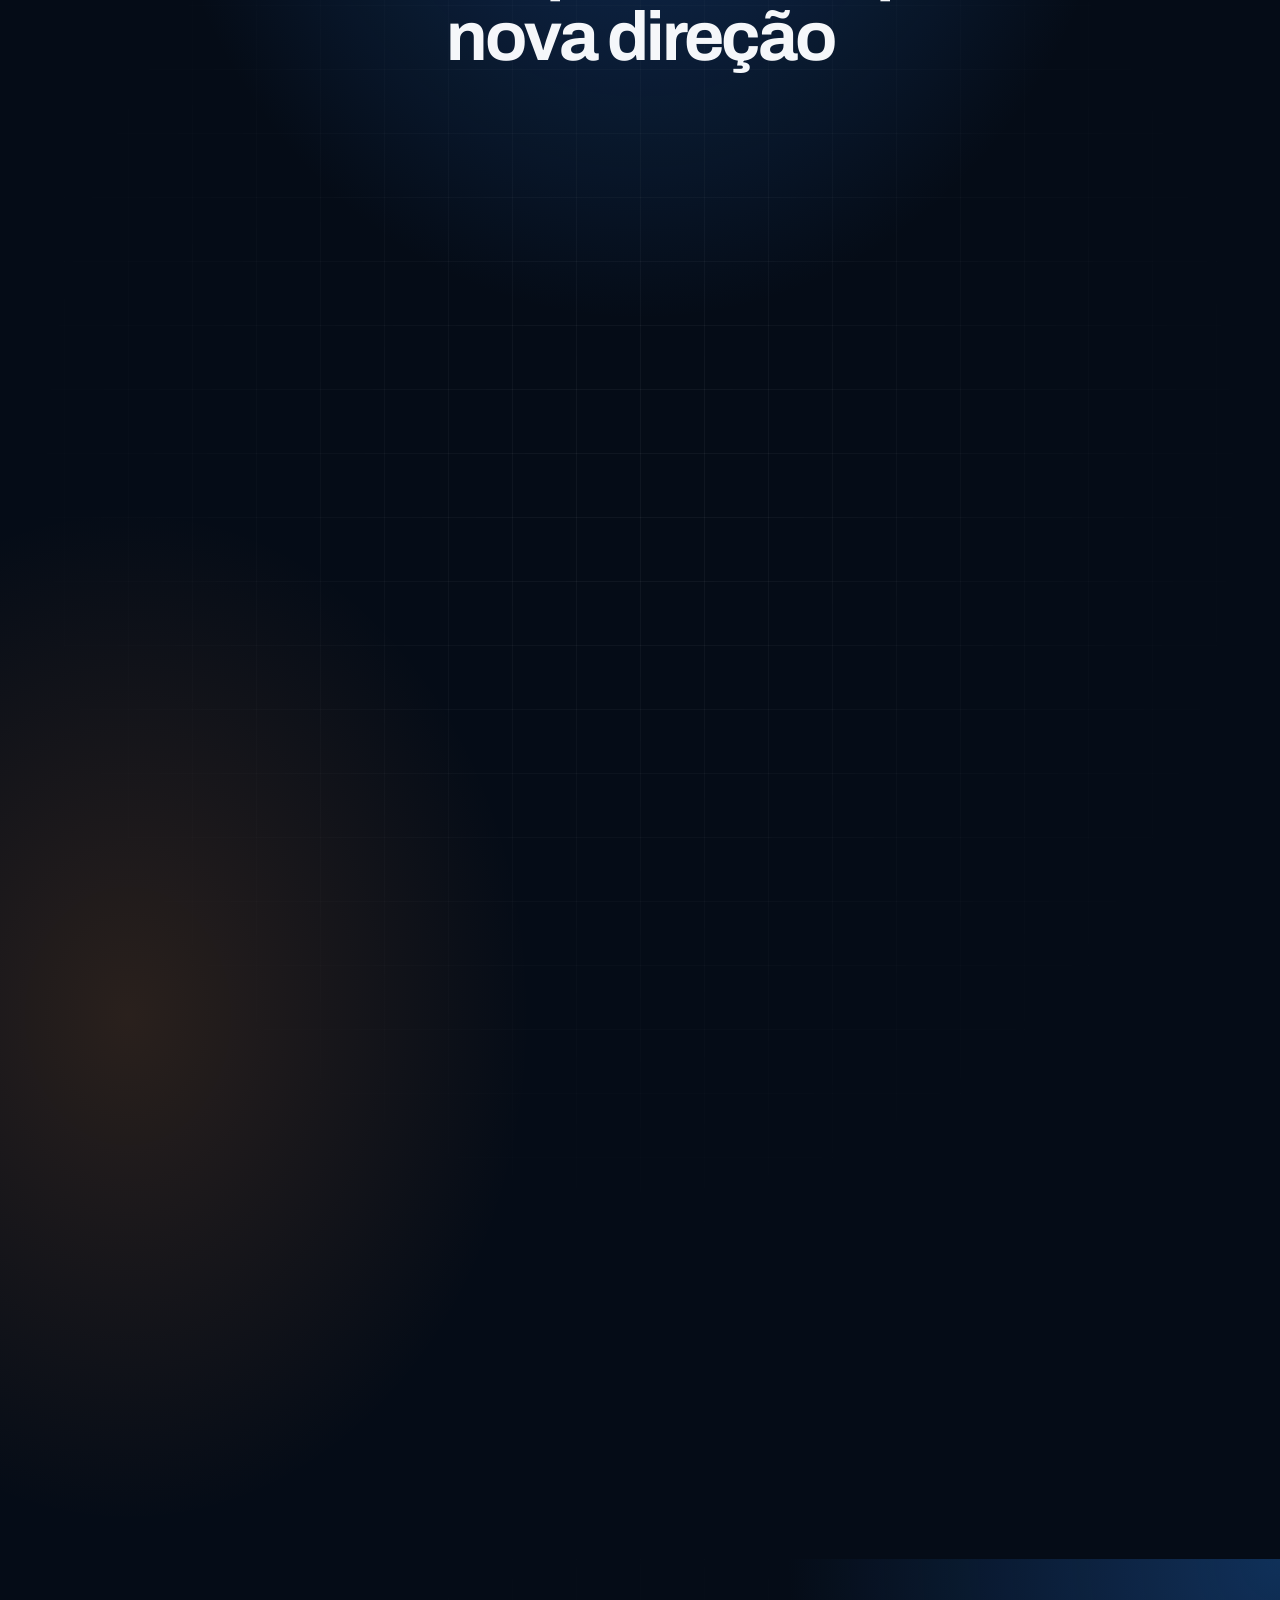
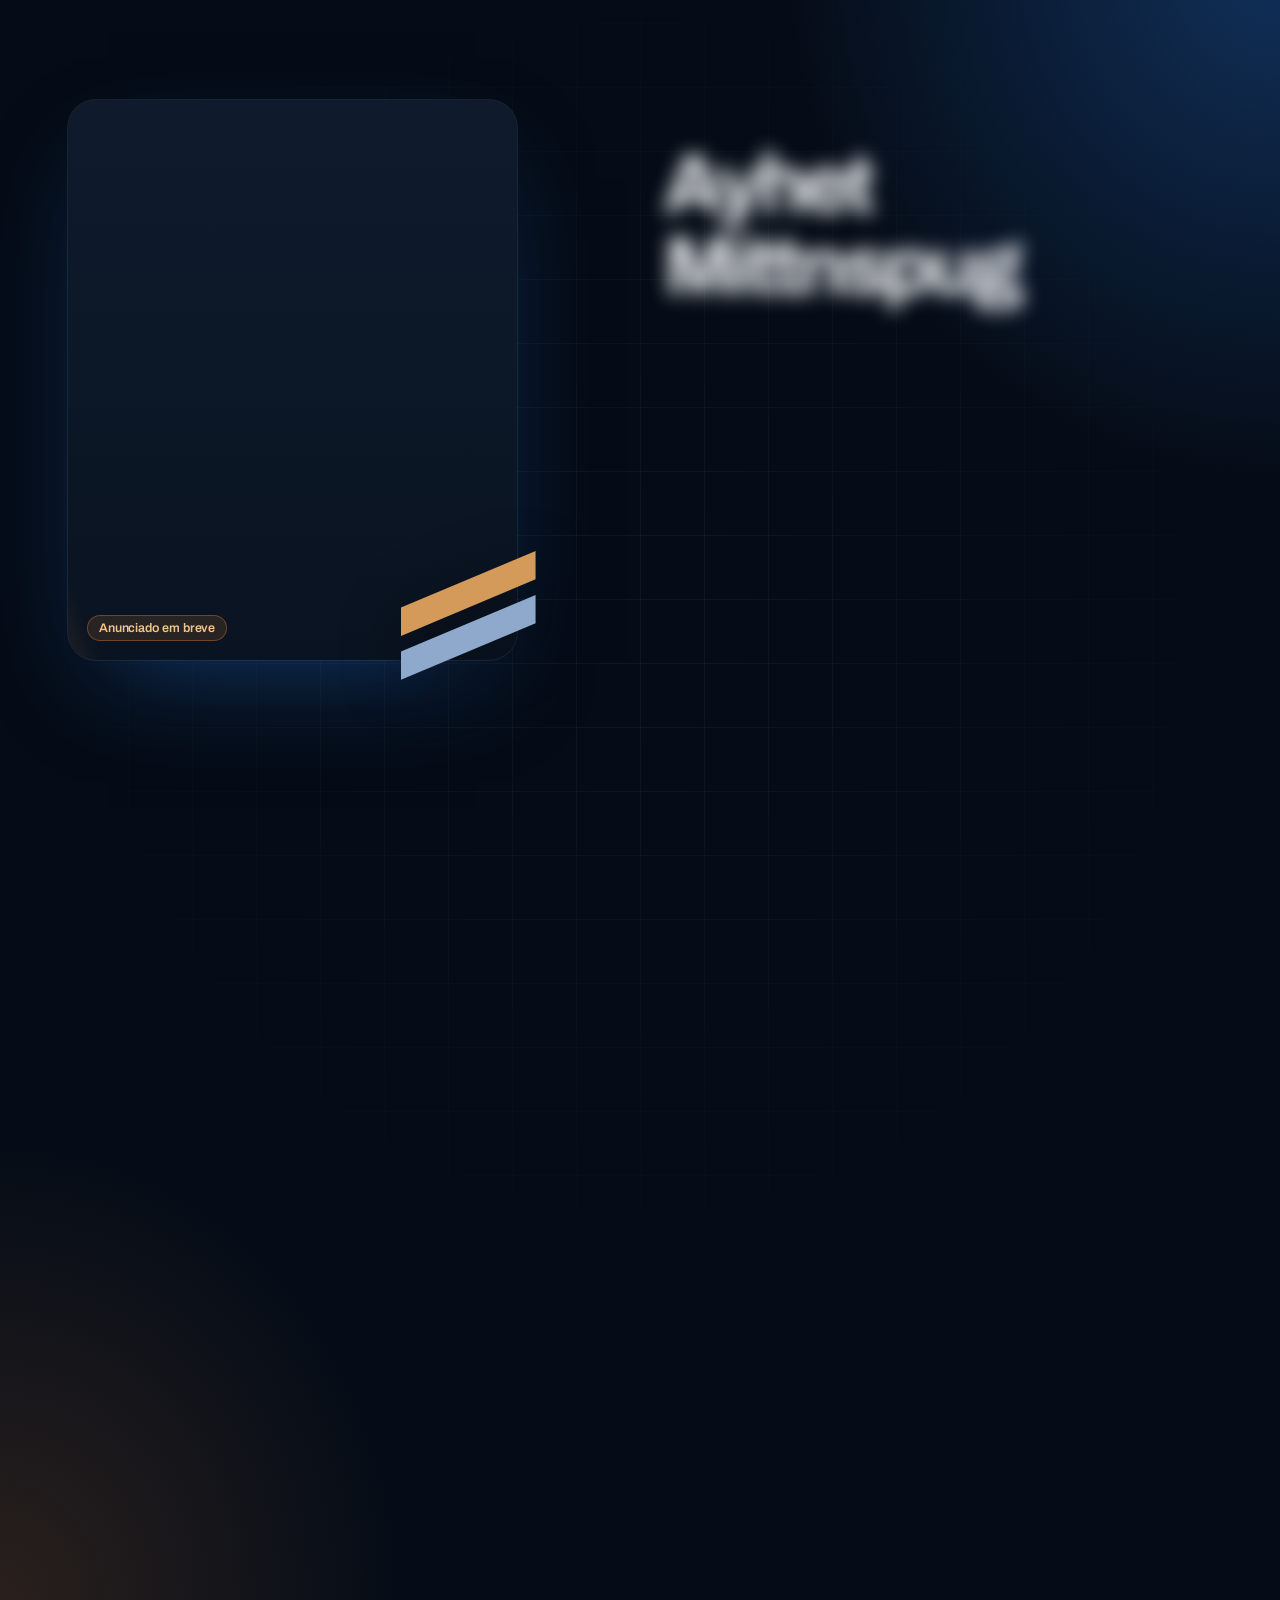
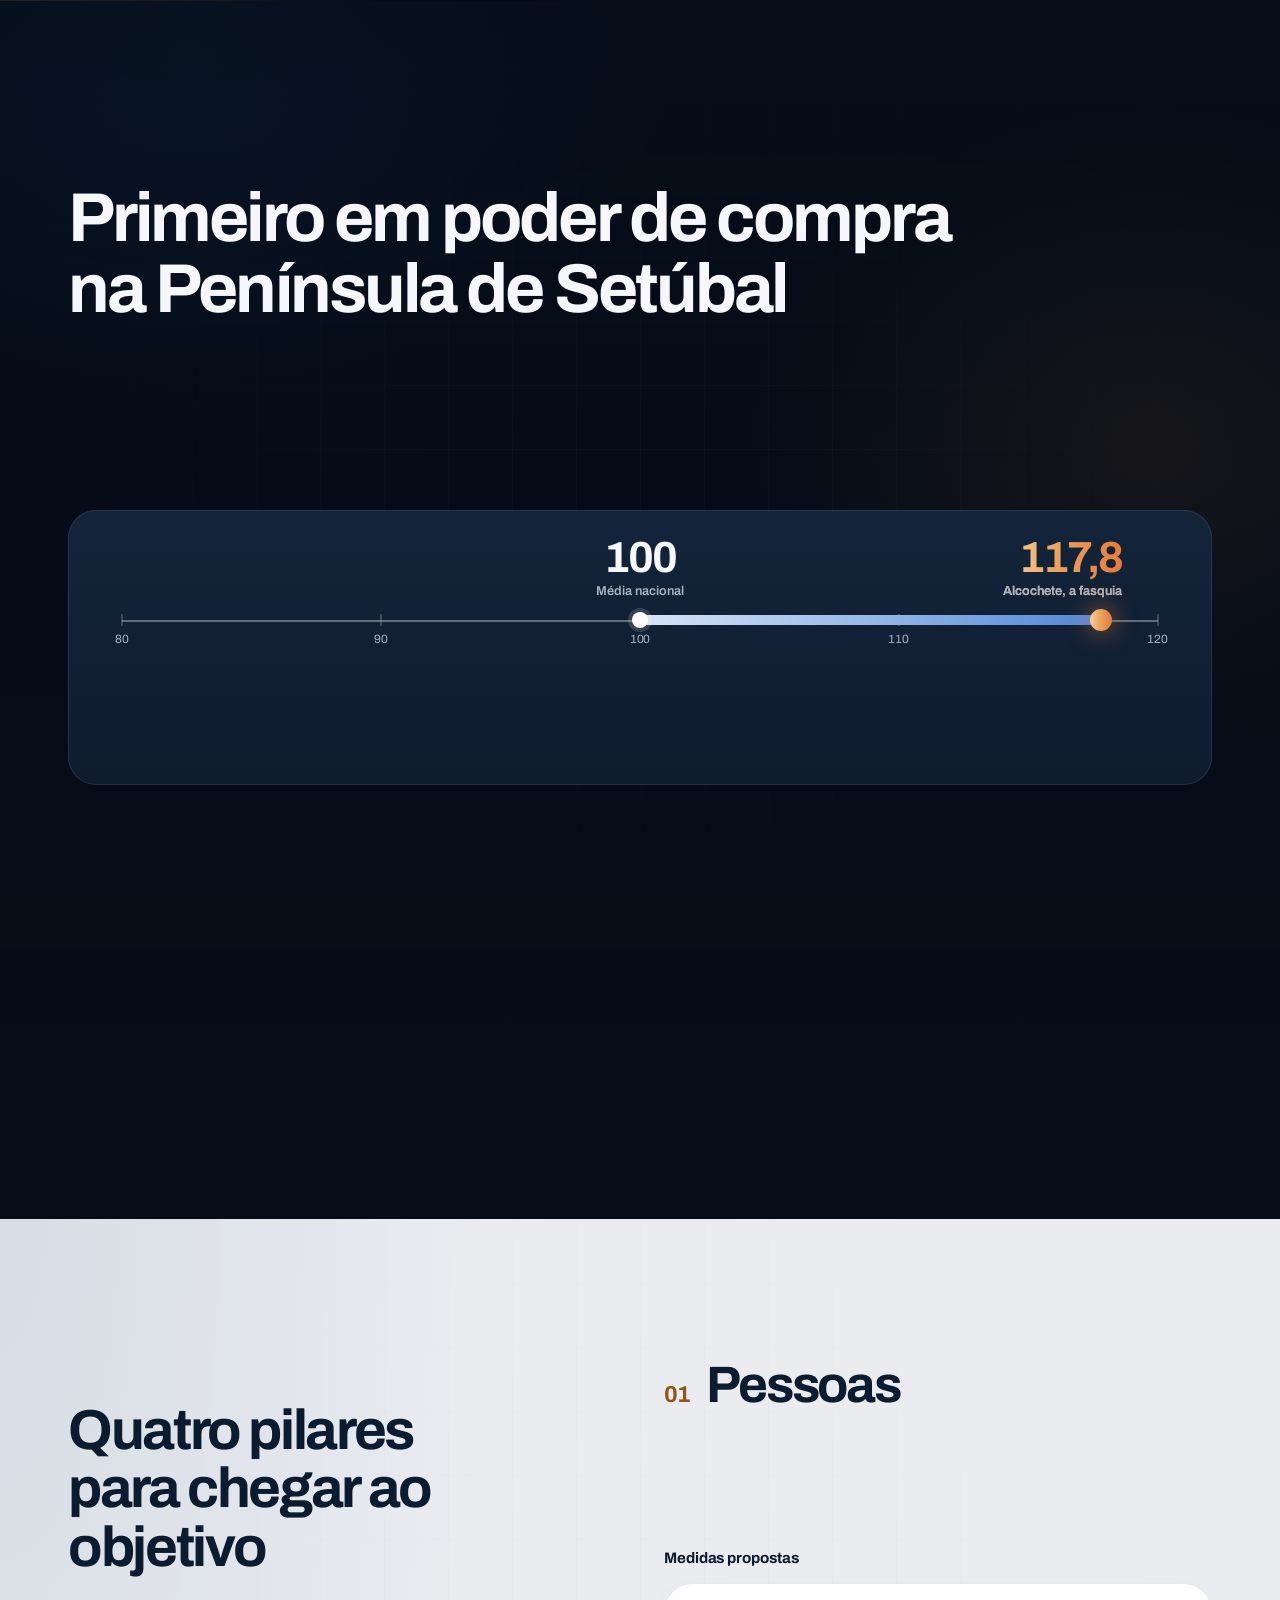
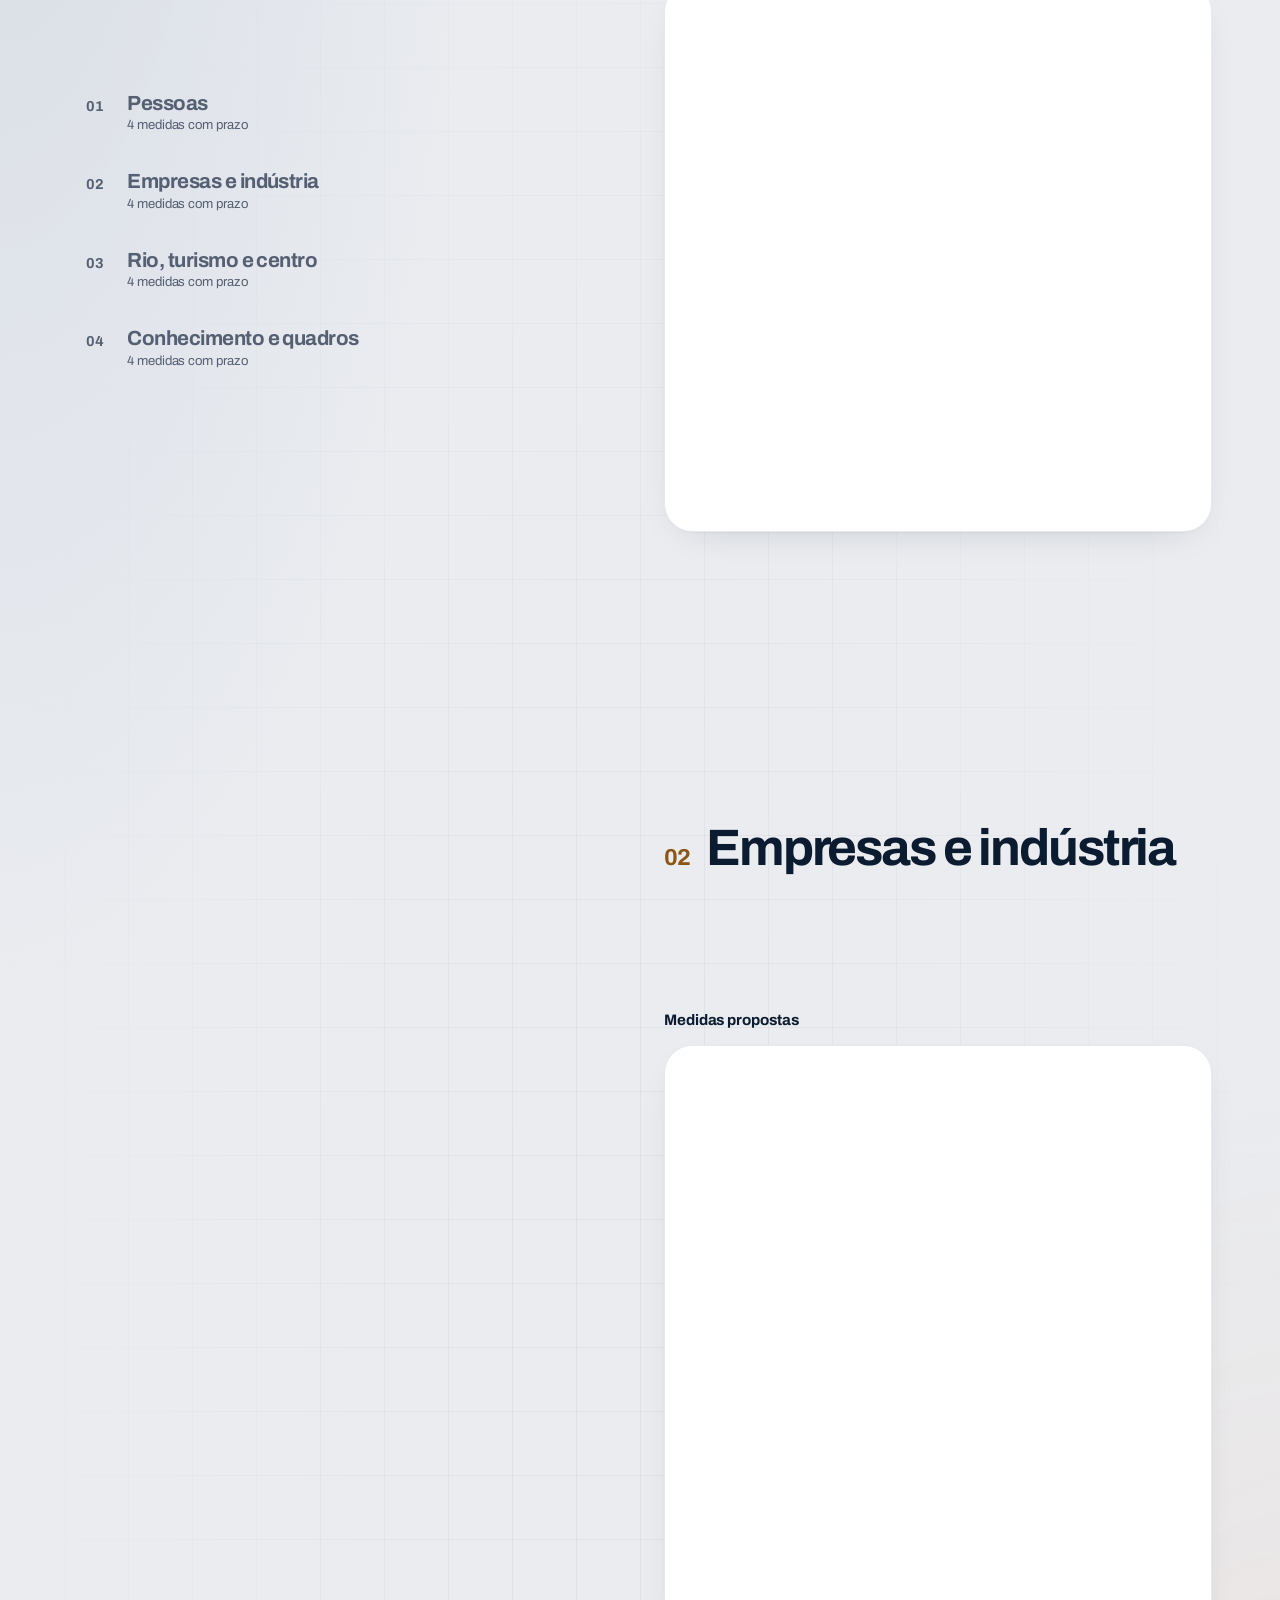
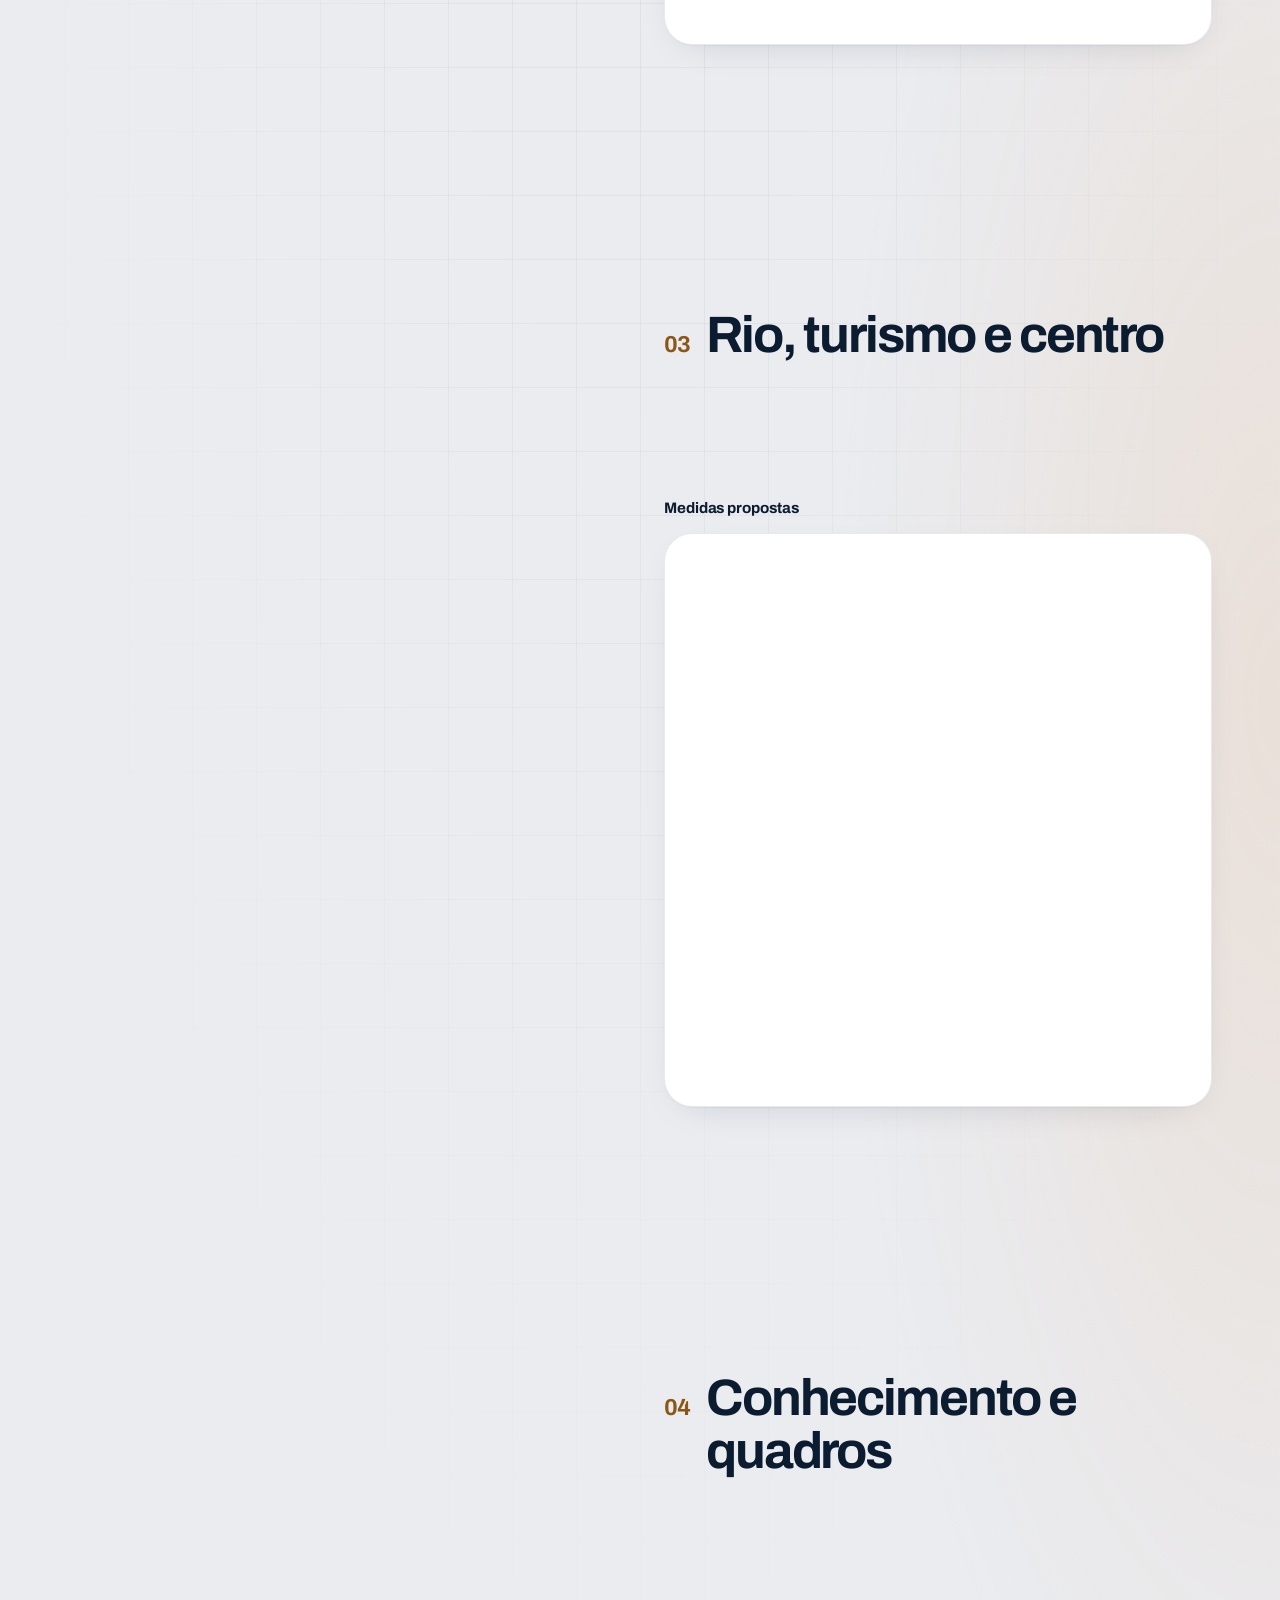
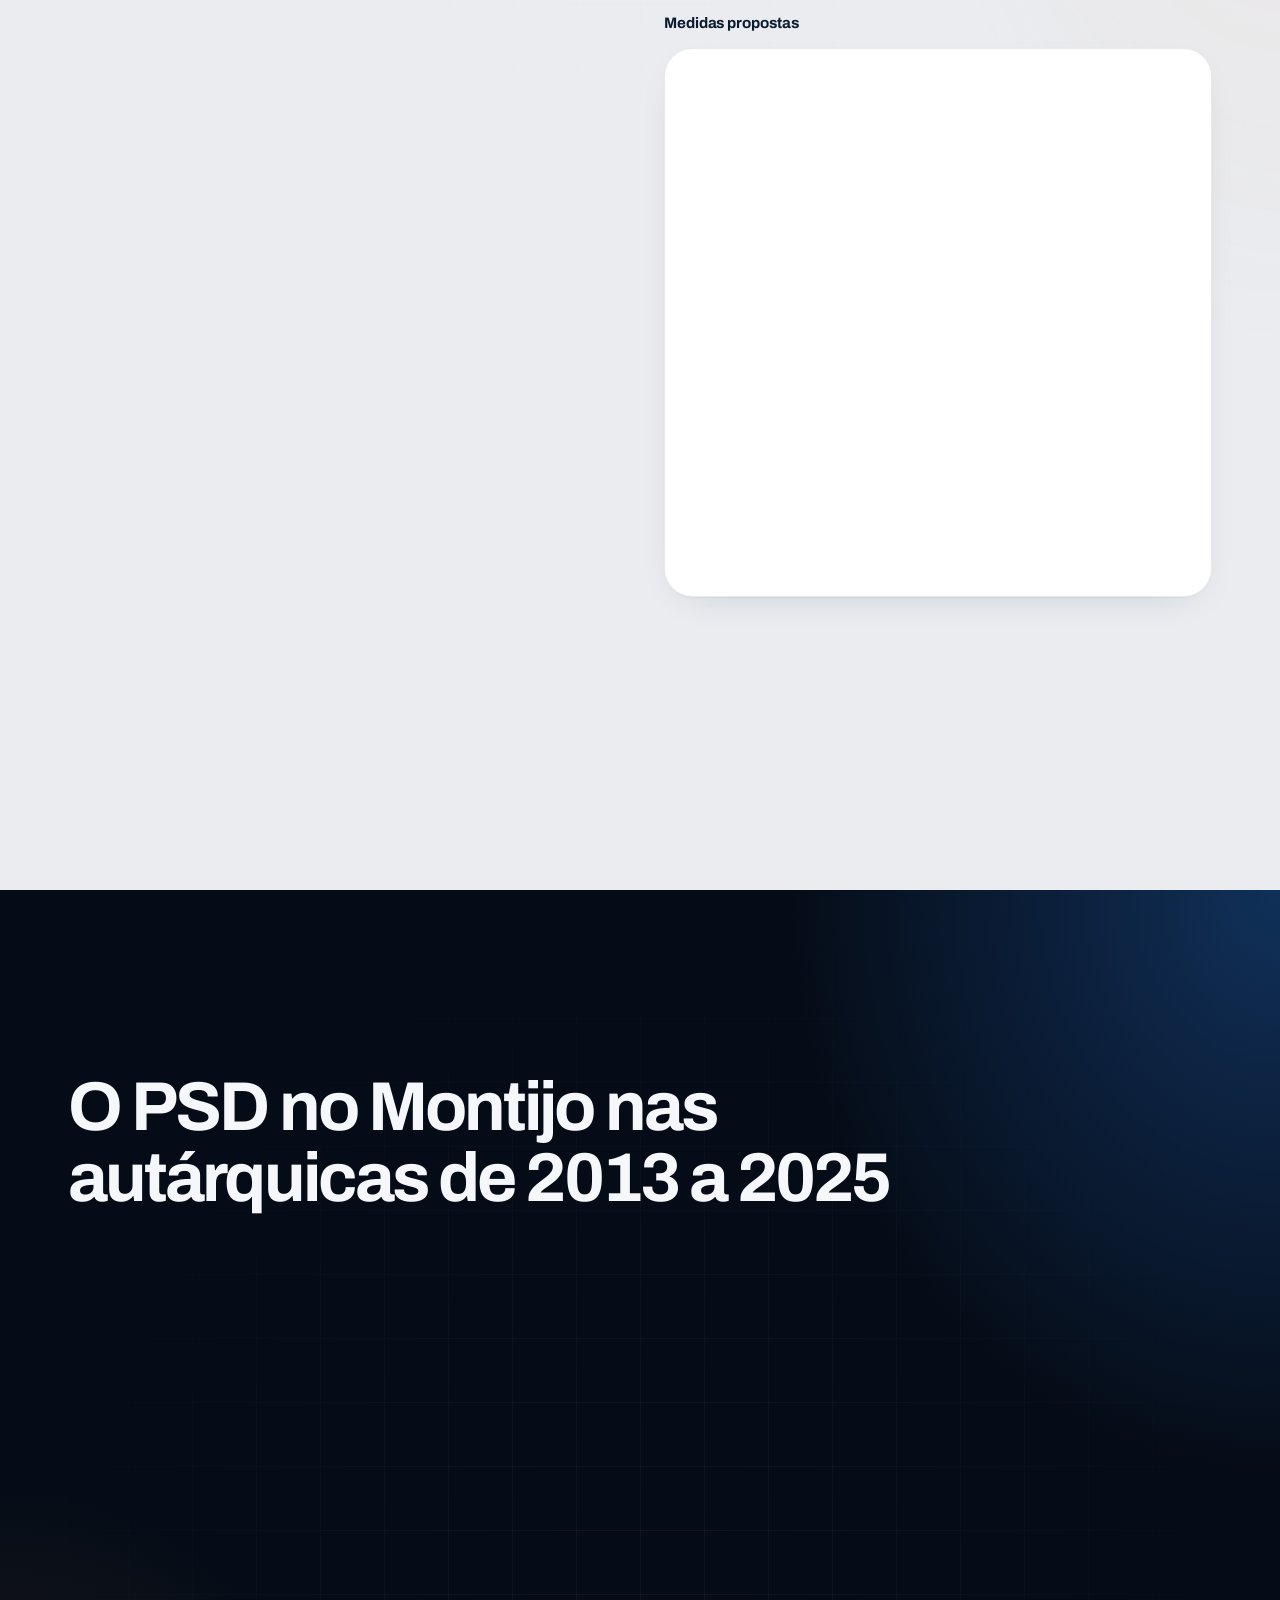
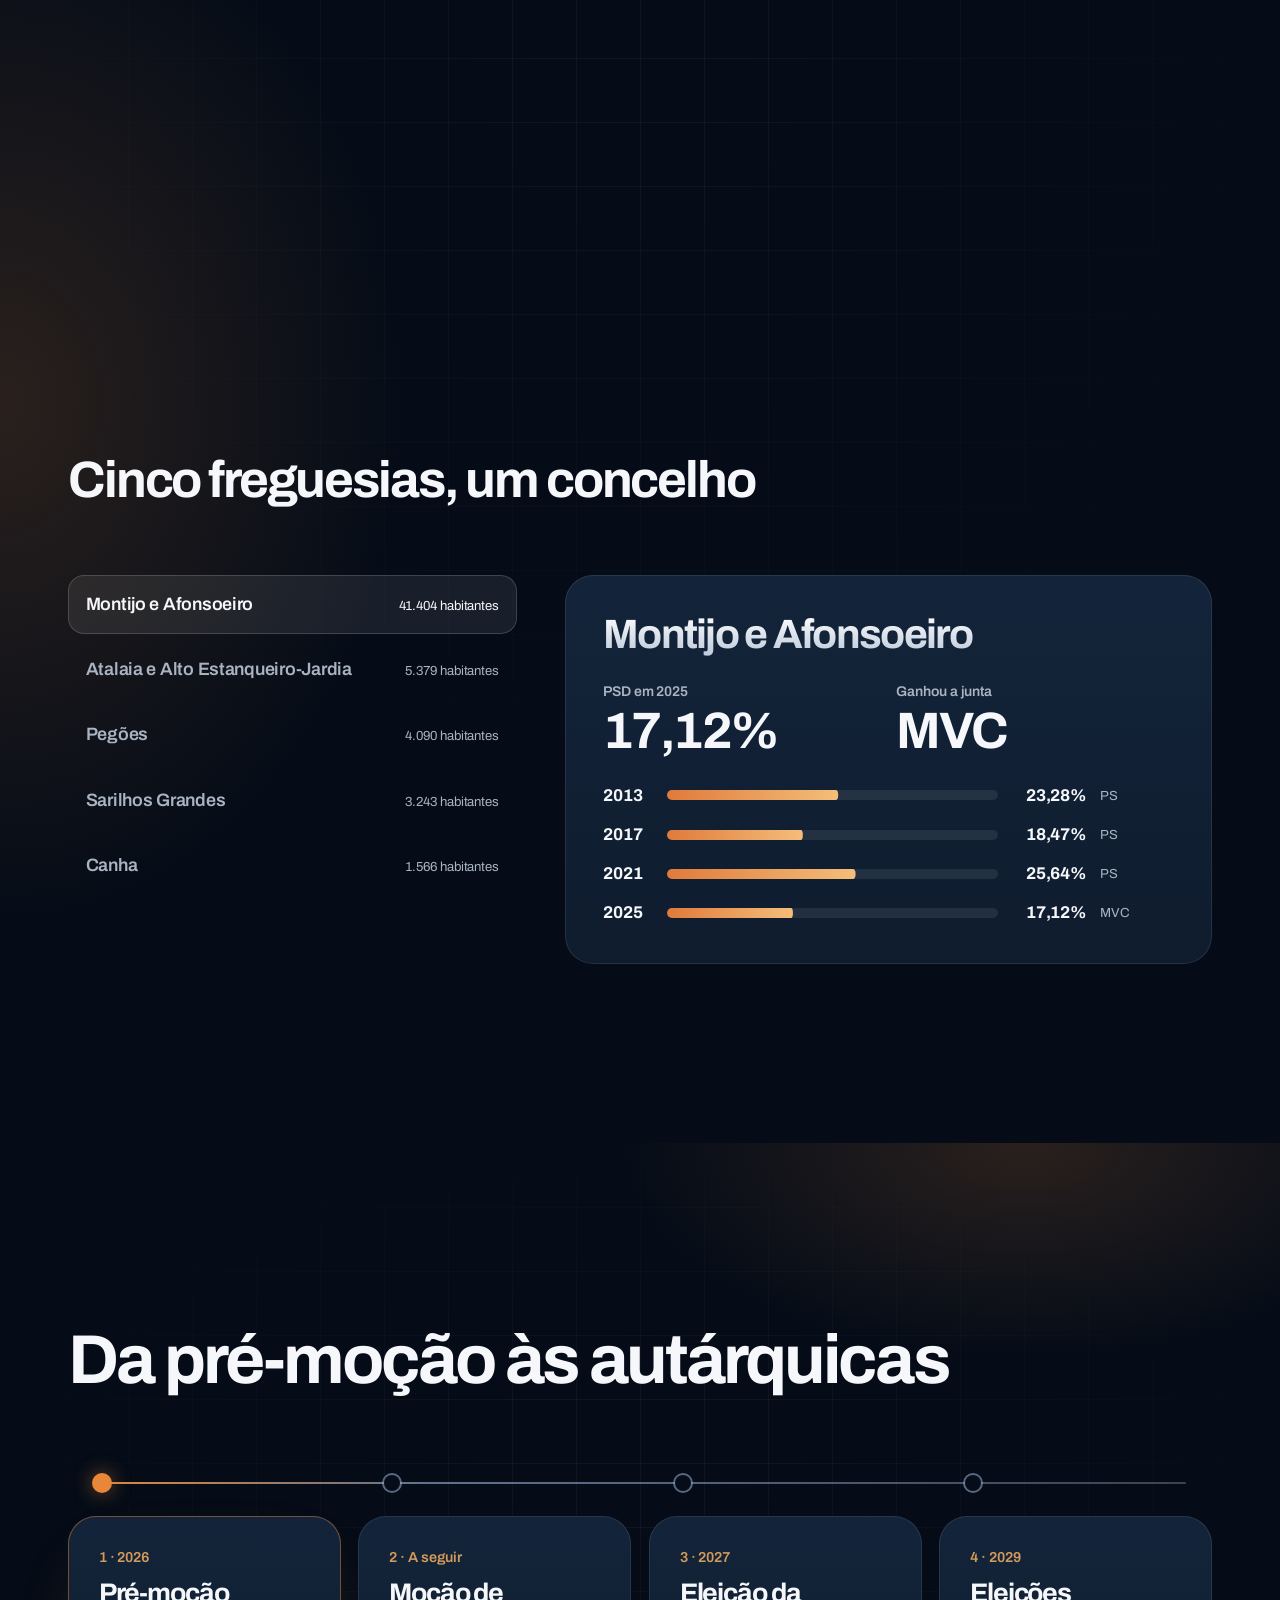
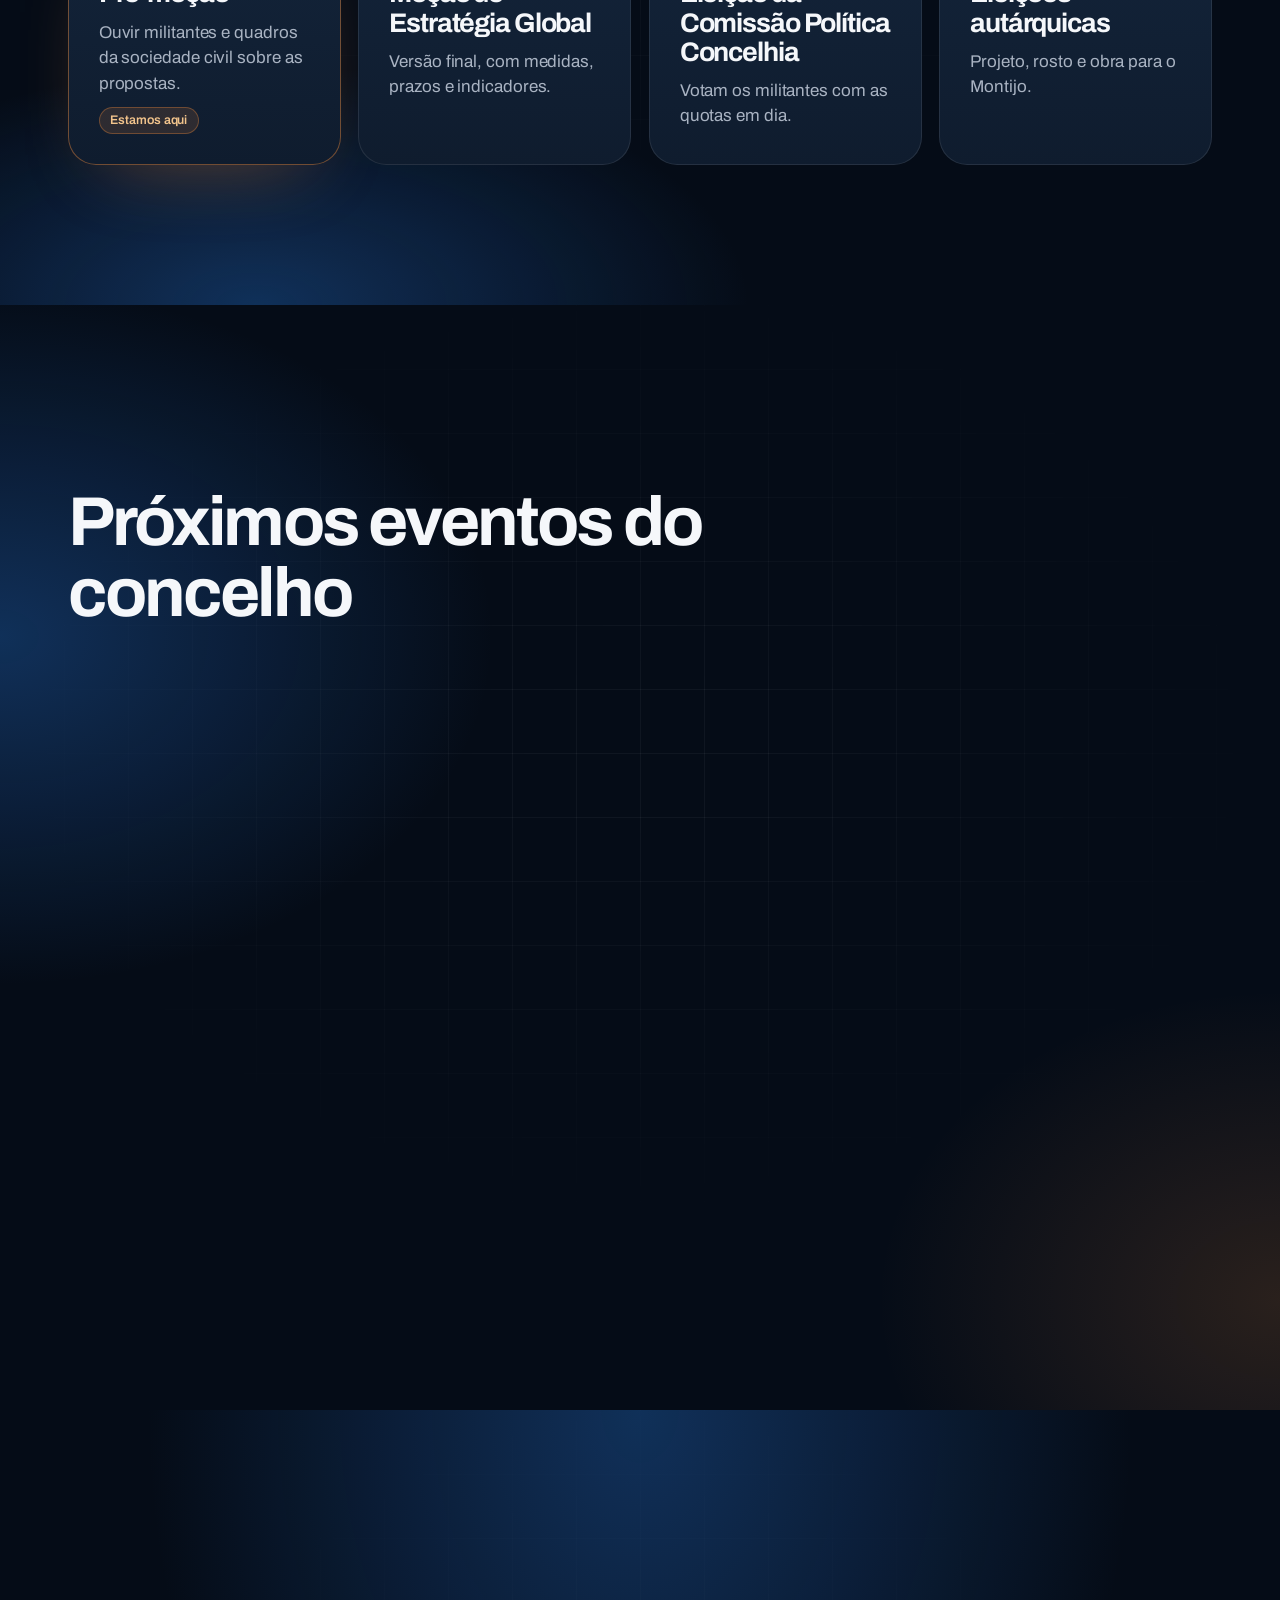
<file: inicio.html>
<!doctype html><html lang="pt-PT"><head><meta charset="utf-8"><title>Acreditar no Montijo!</title>
<meta name="robots" content="noindex"><link rel="canonical" href="https://www.acreditarnomontijo.pt/">
<meta http-equiv="refresh" content="0; url=/"></head>
<body><p><a href="/">Continuar para o site da candidatura</a></p></body></html>
</file>
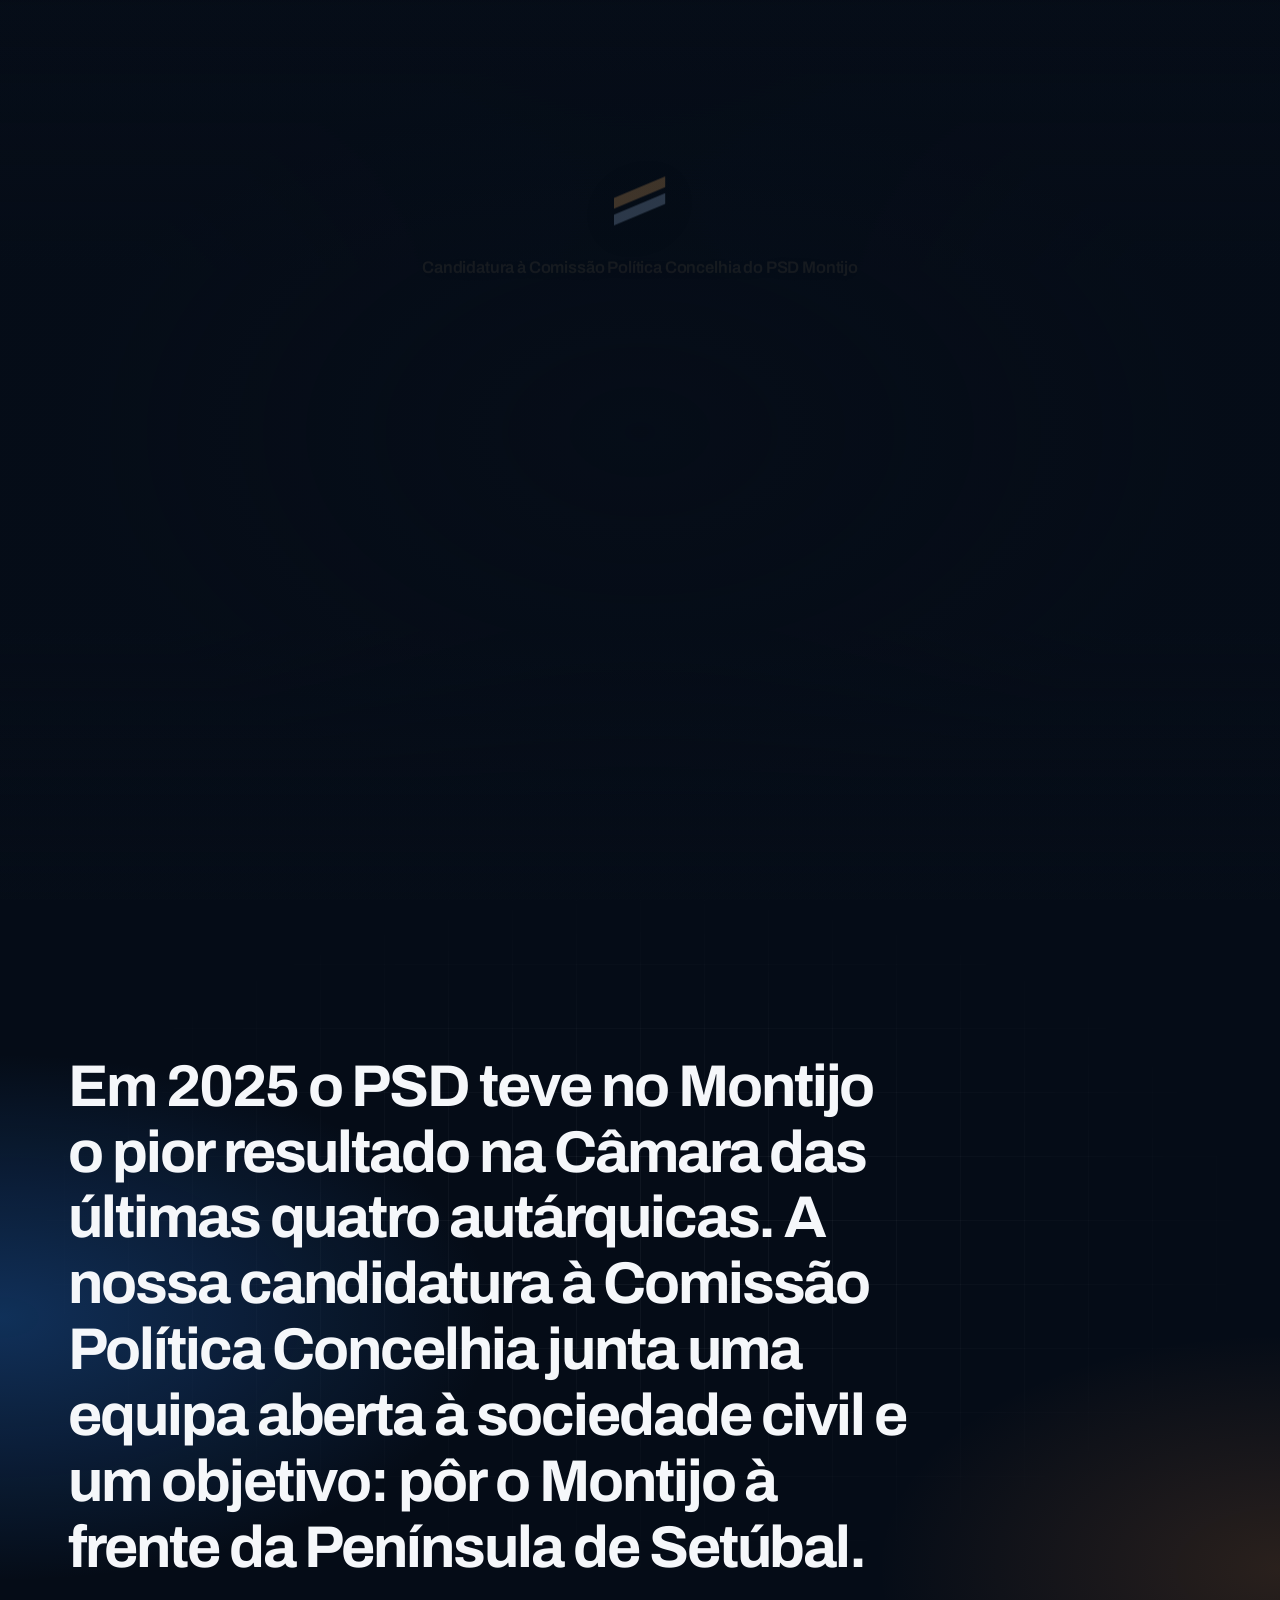
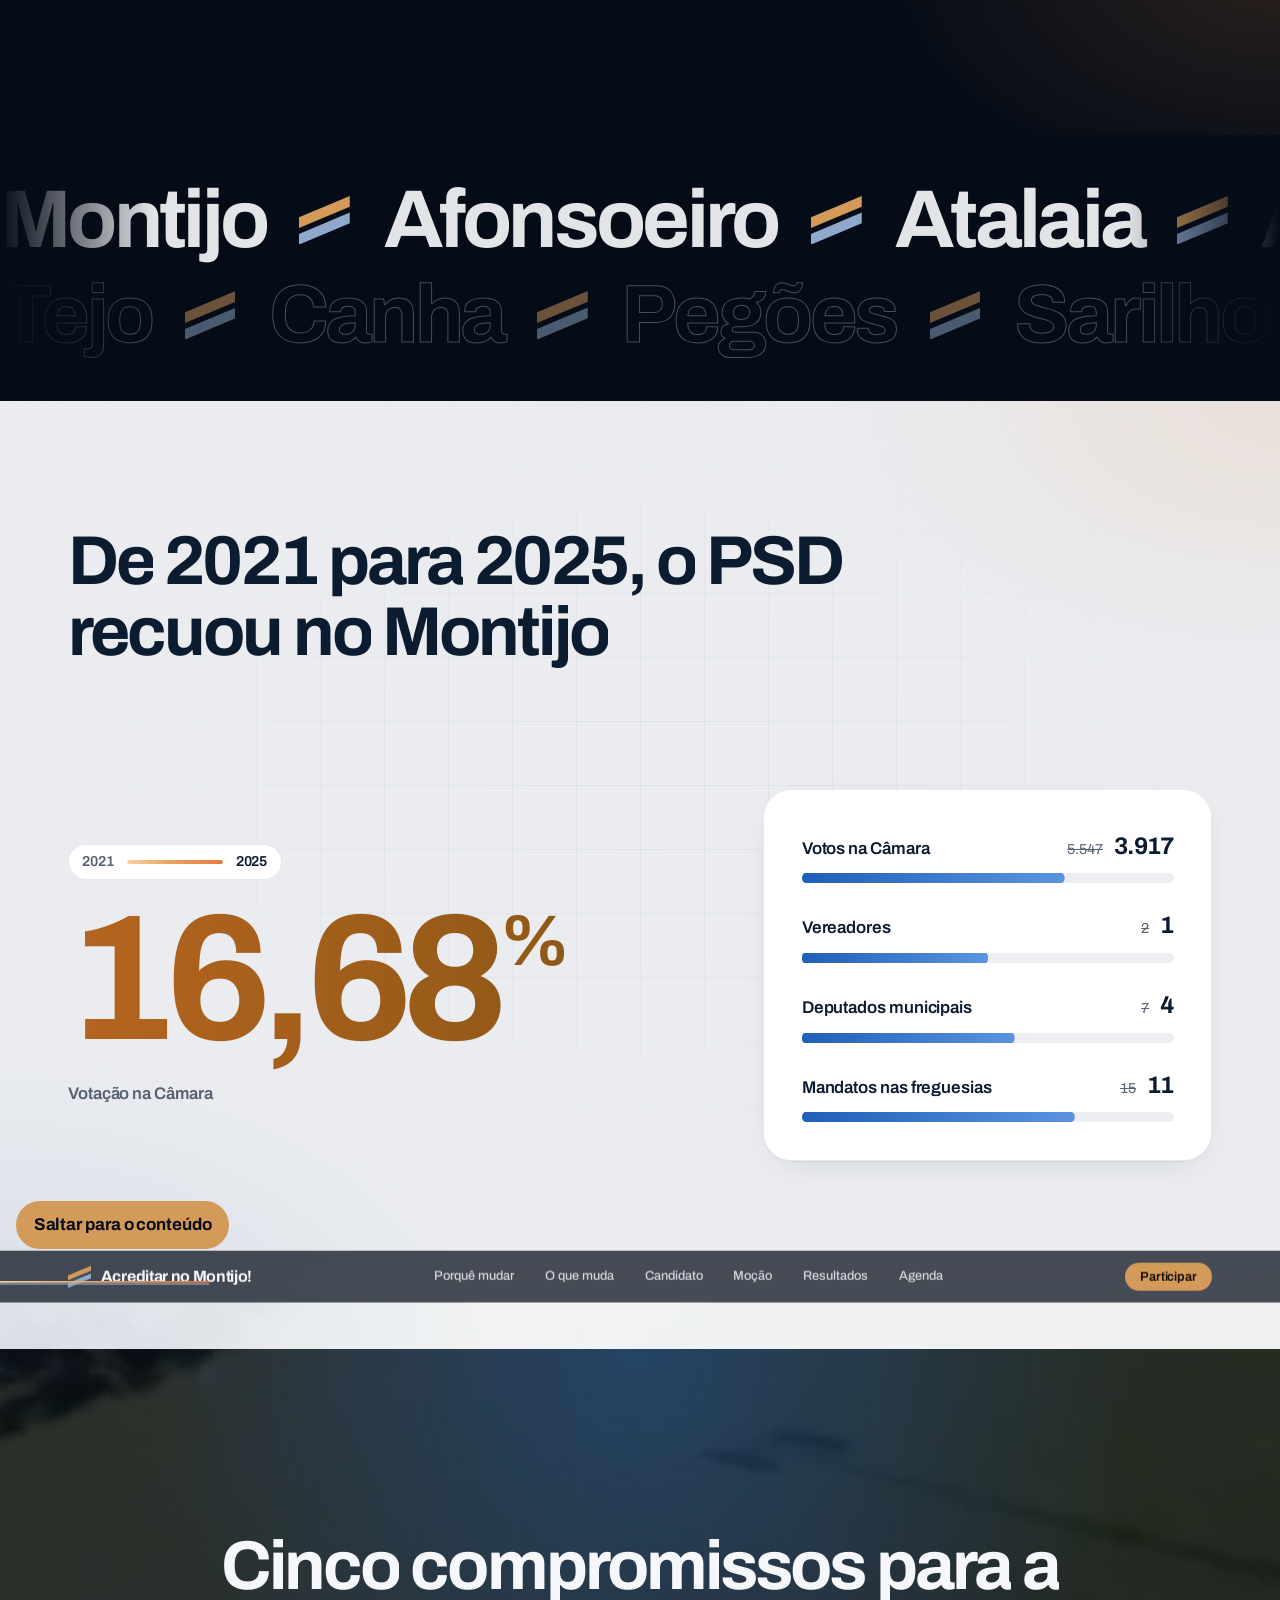
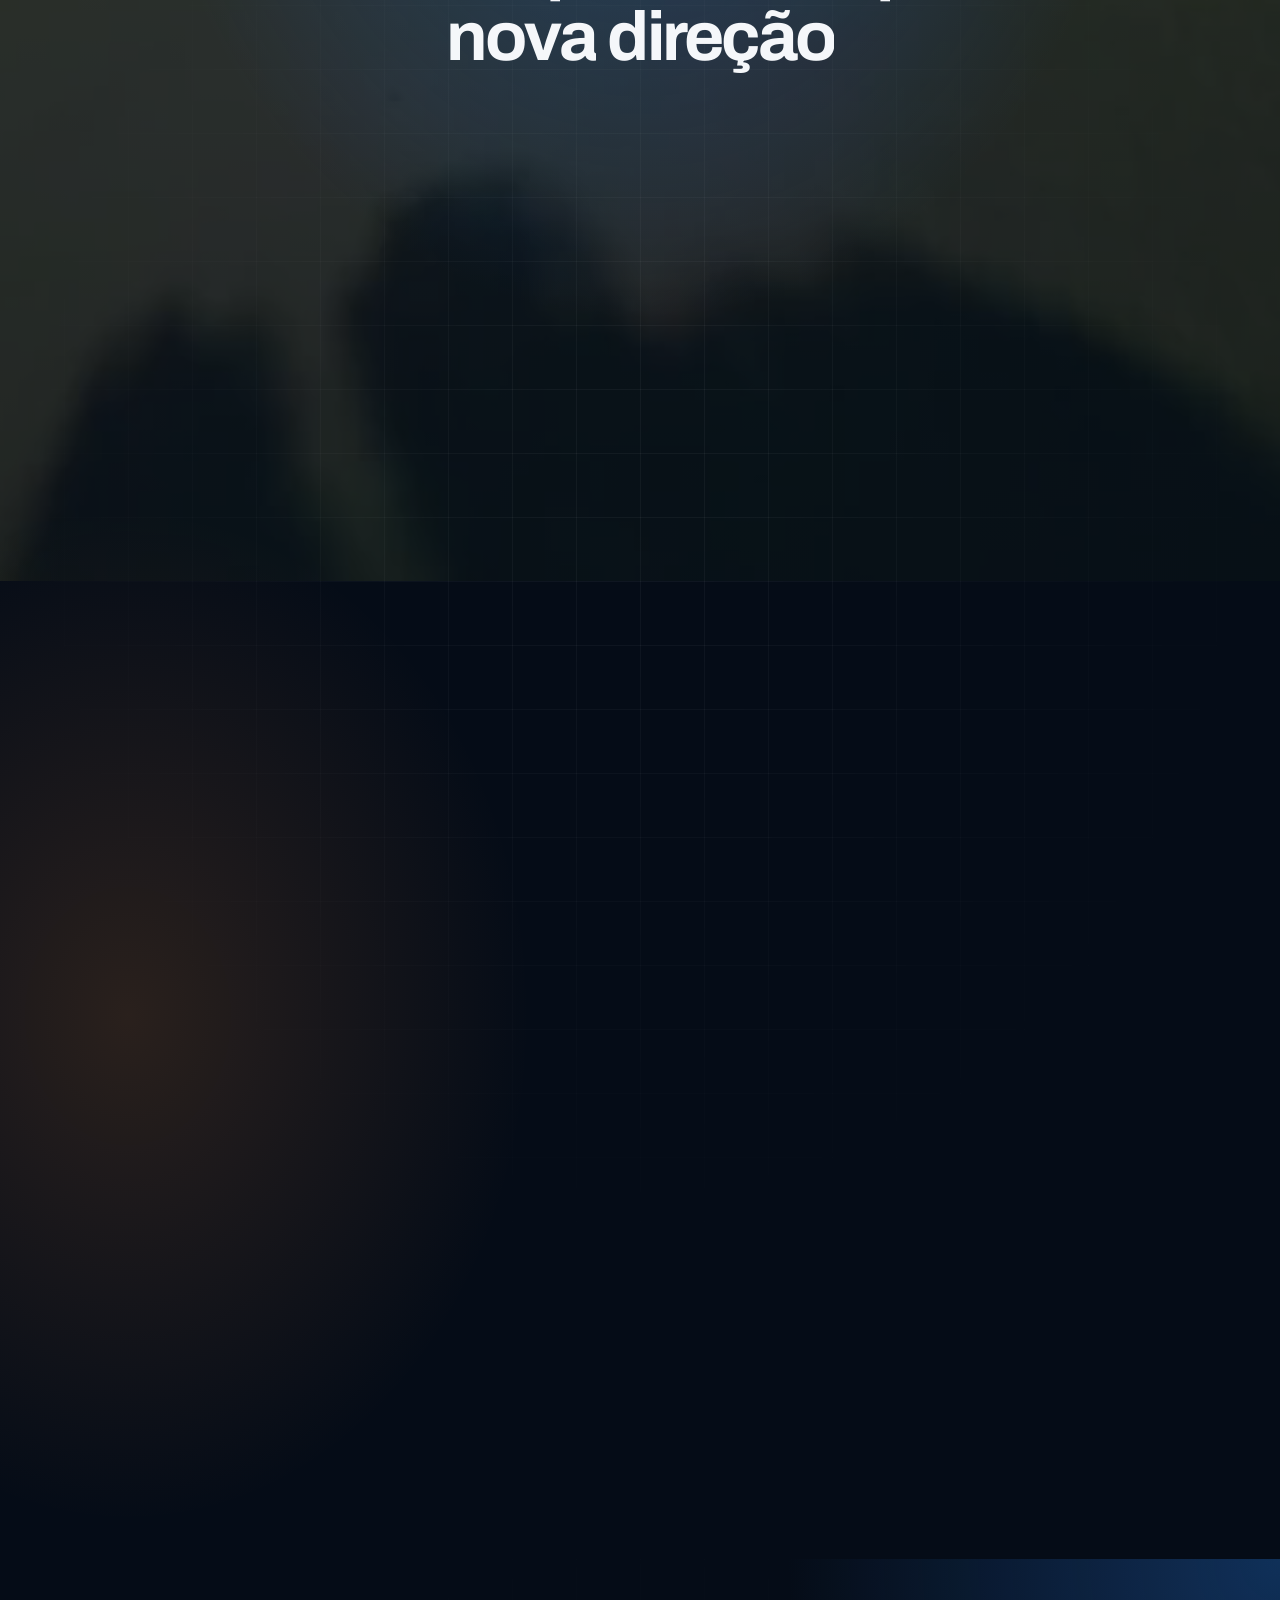
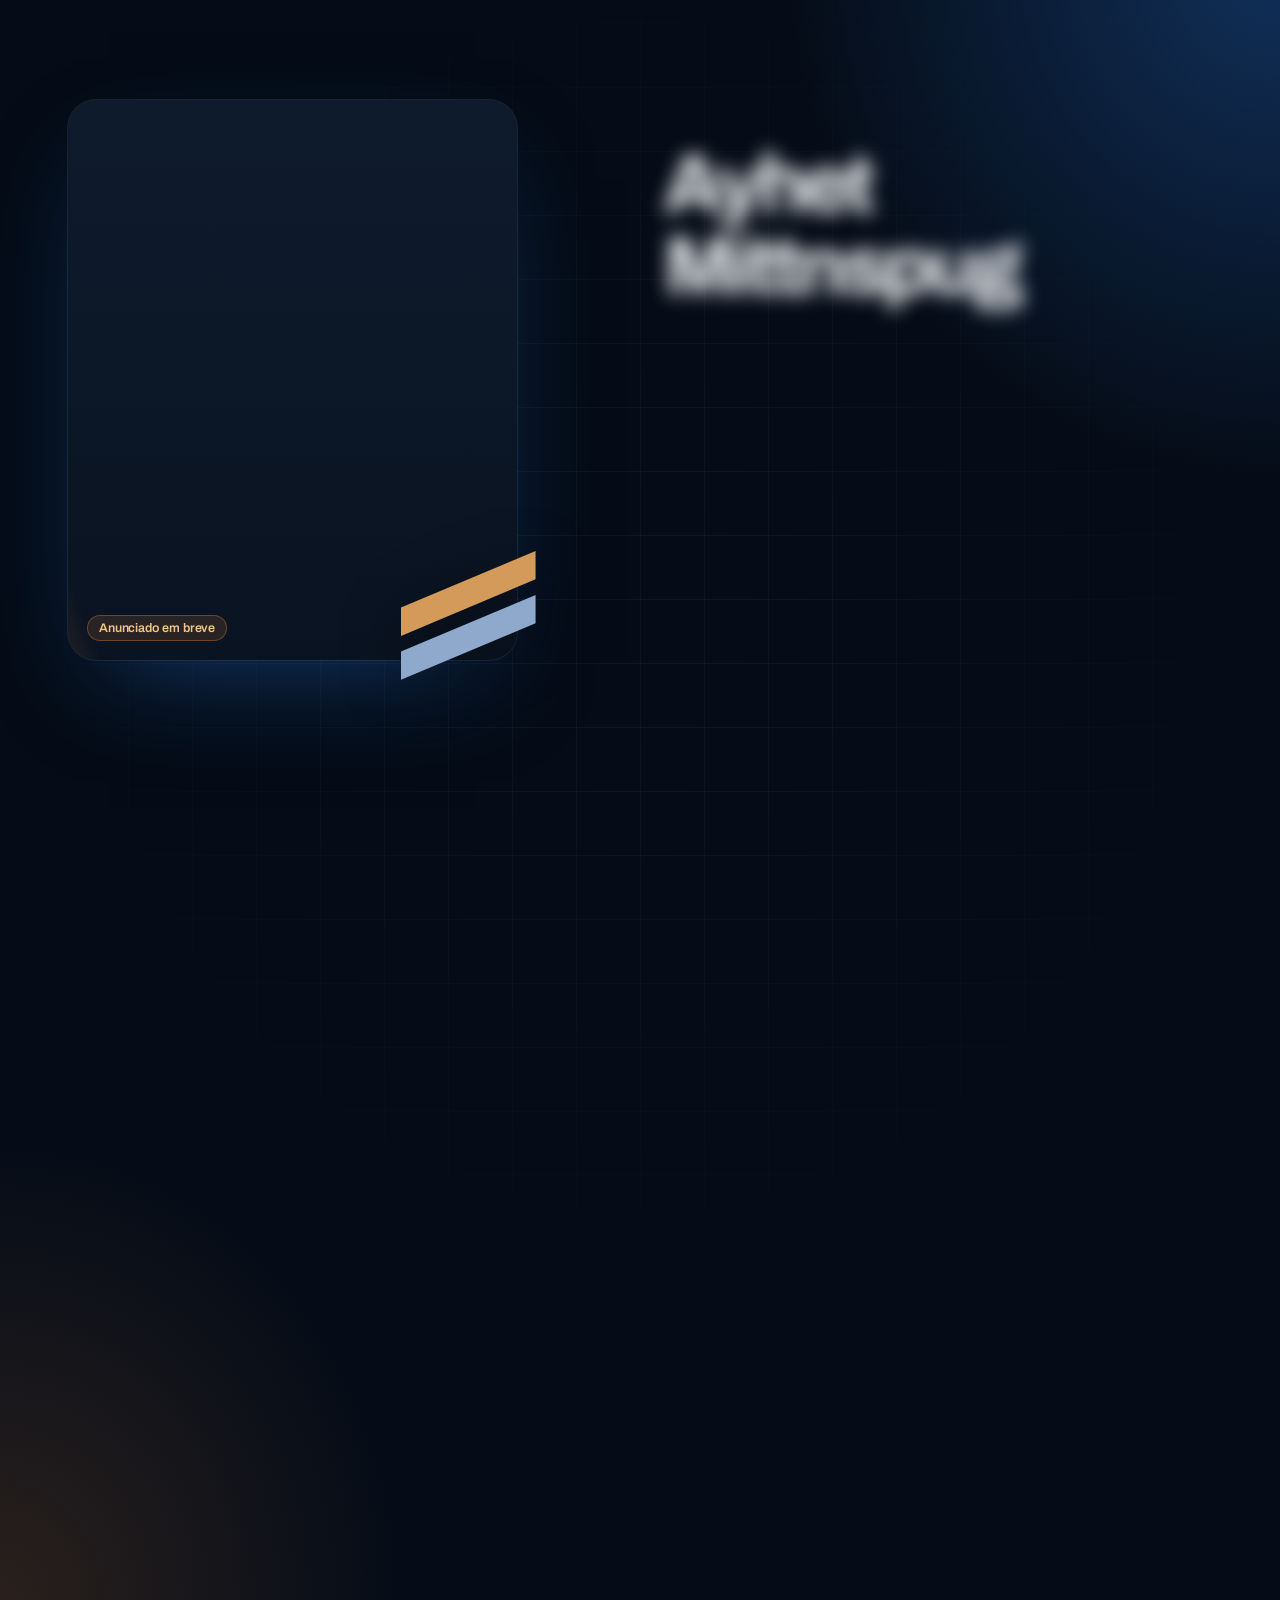
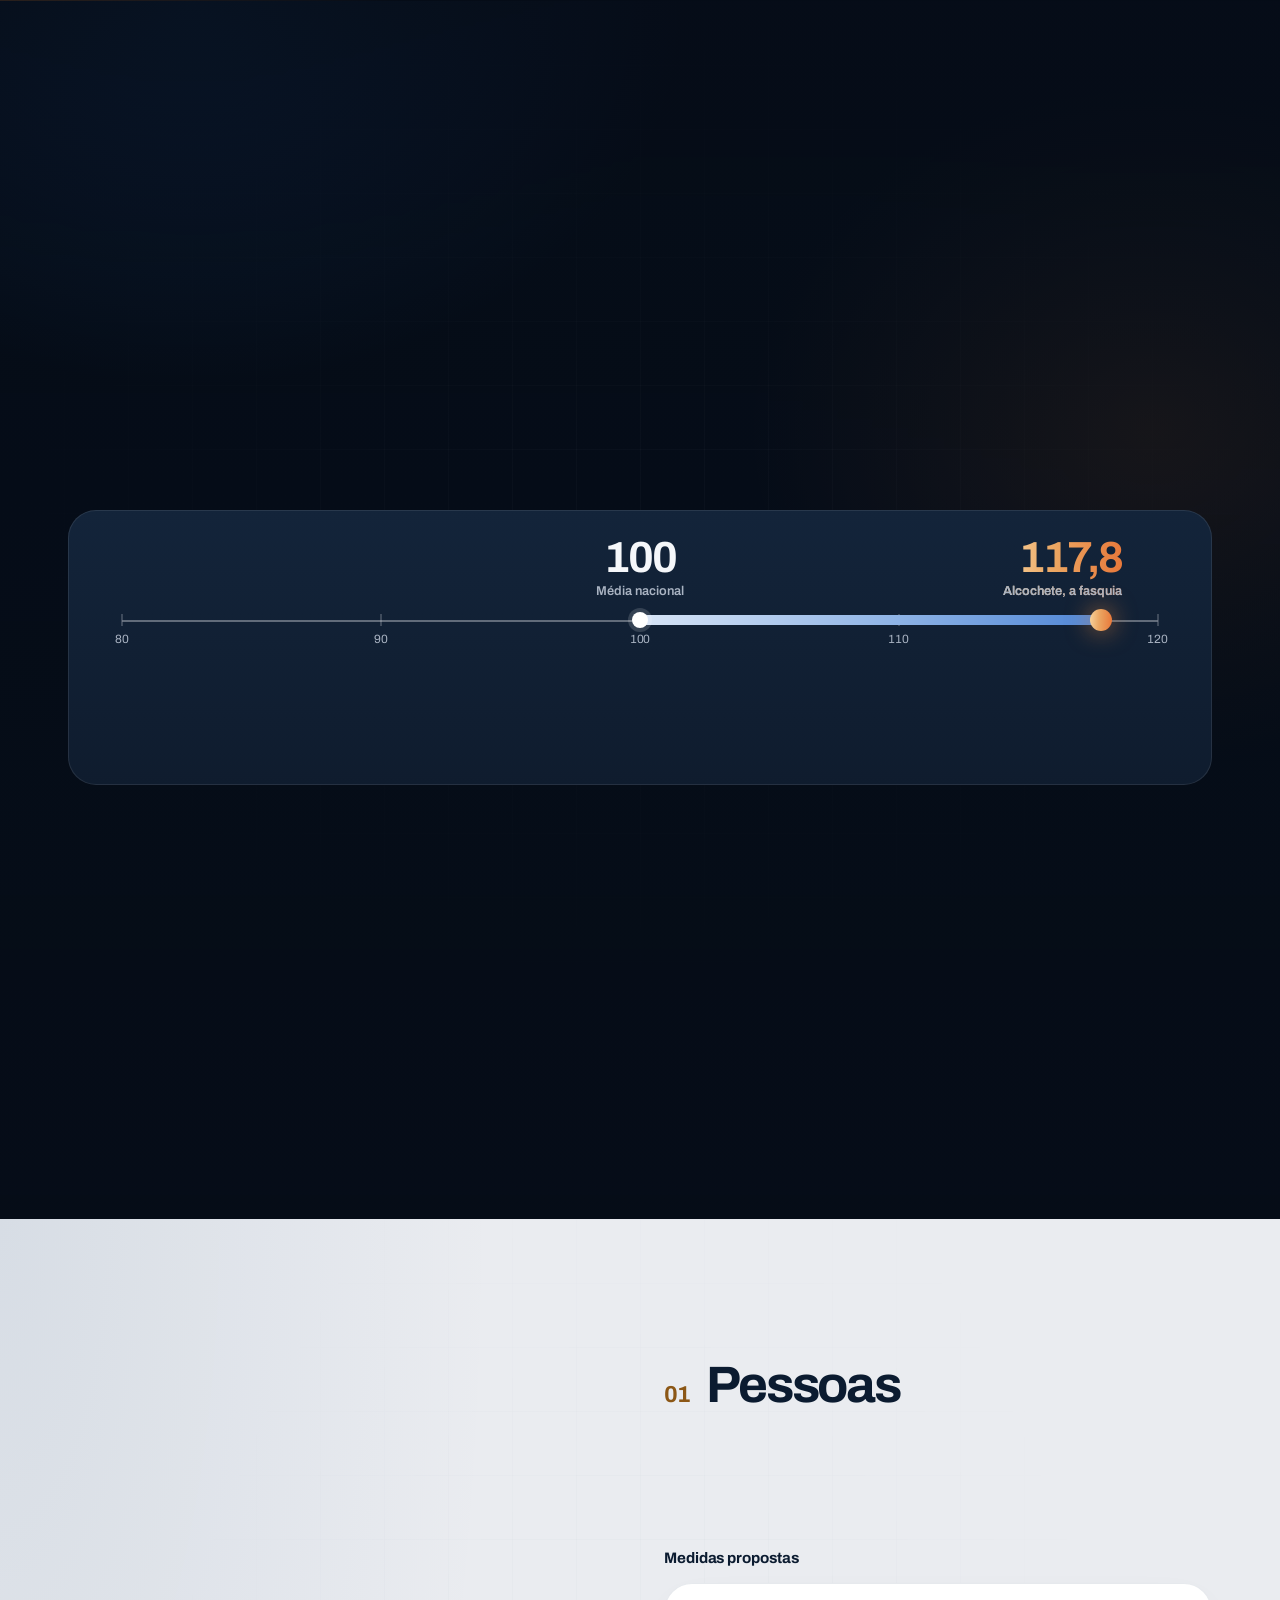
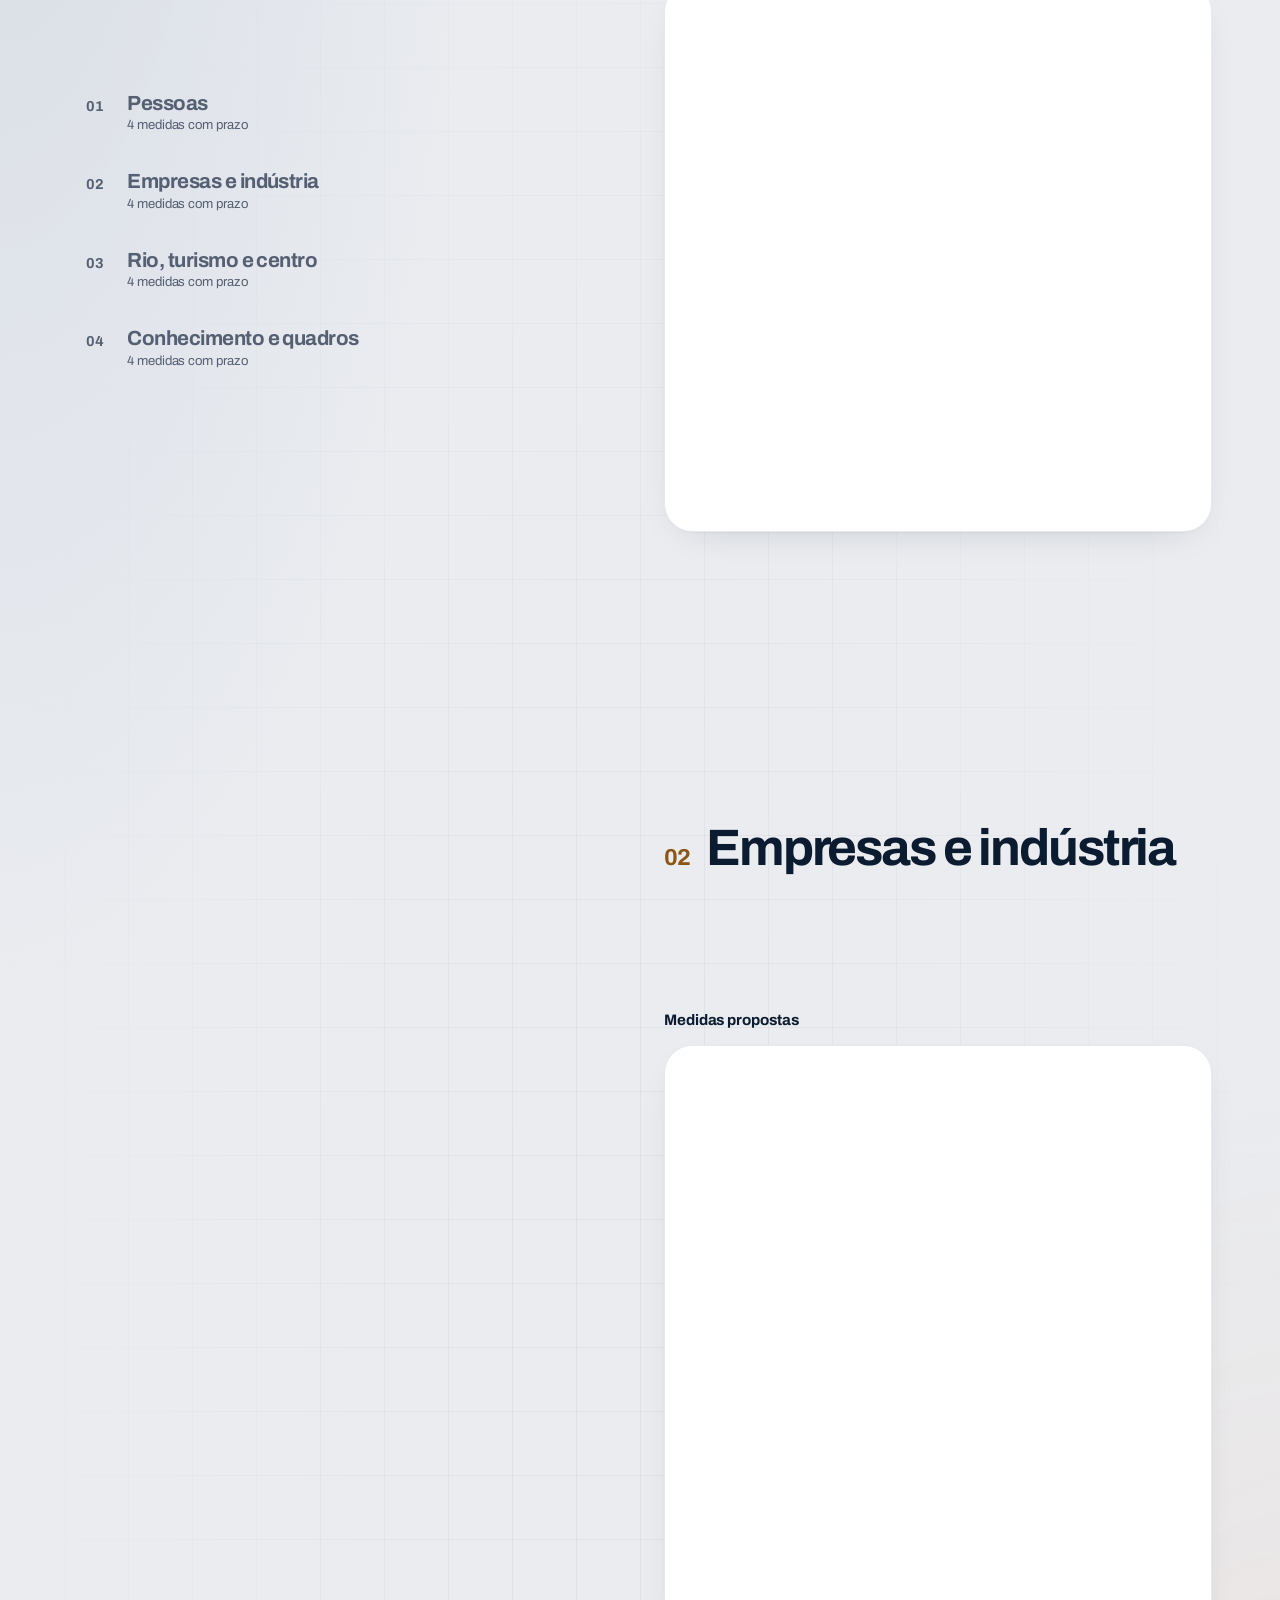
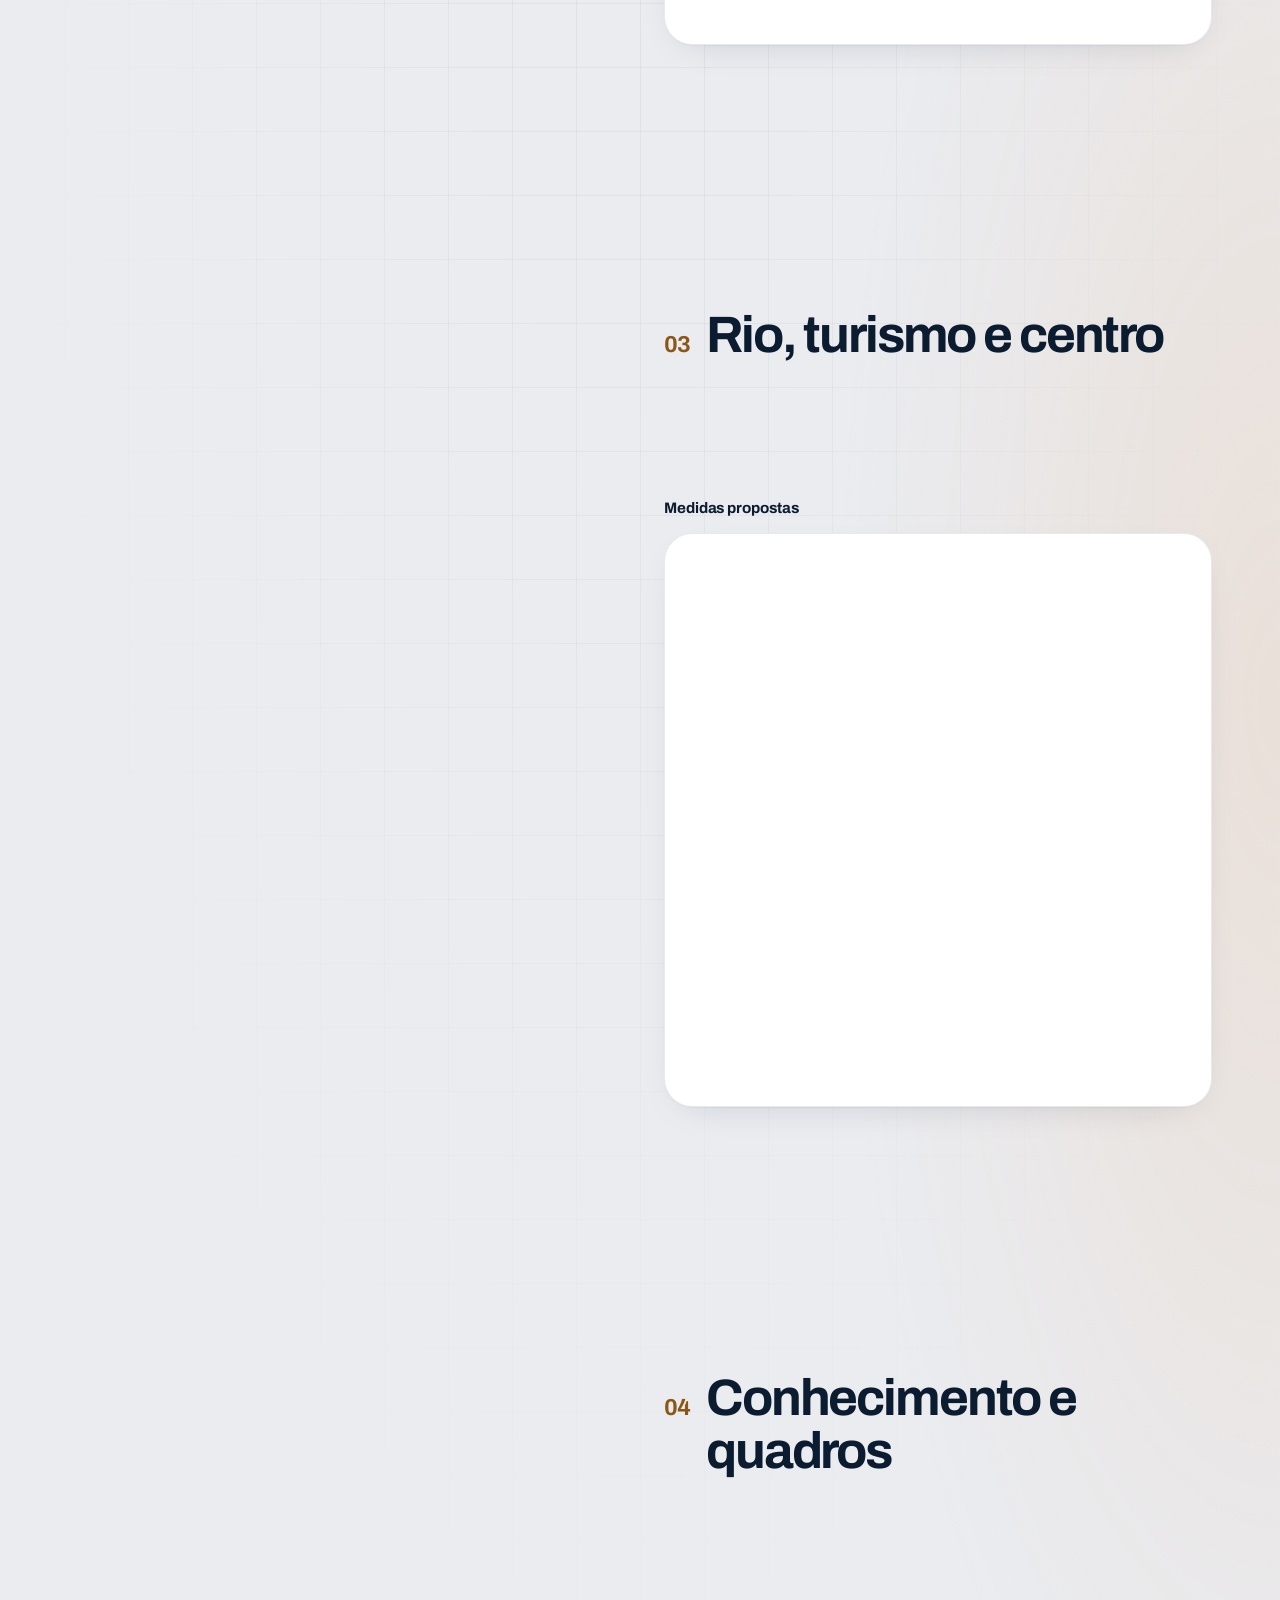
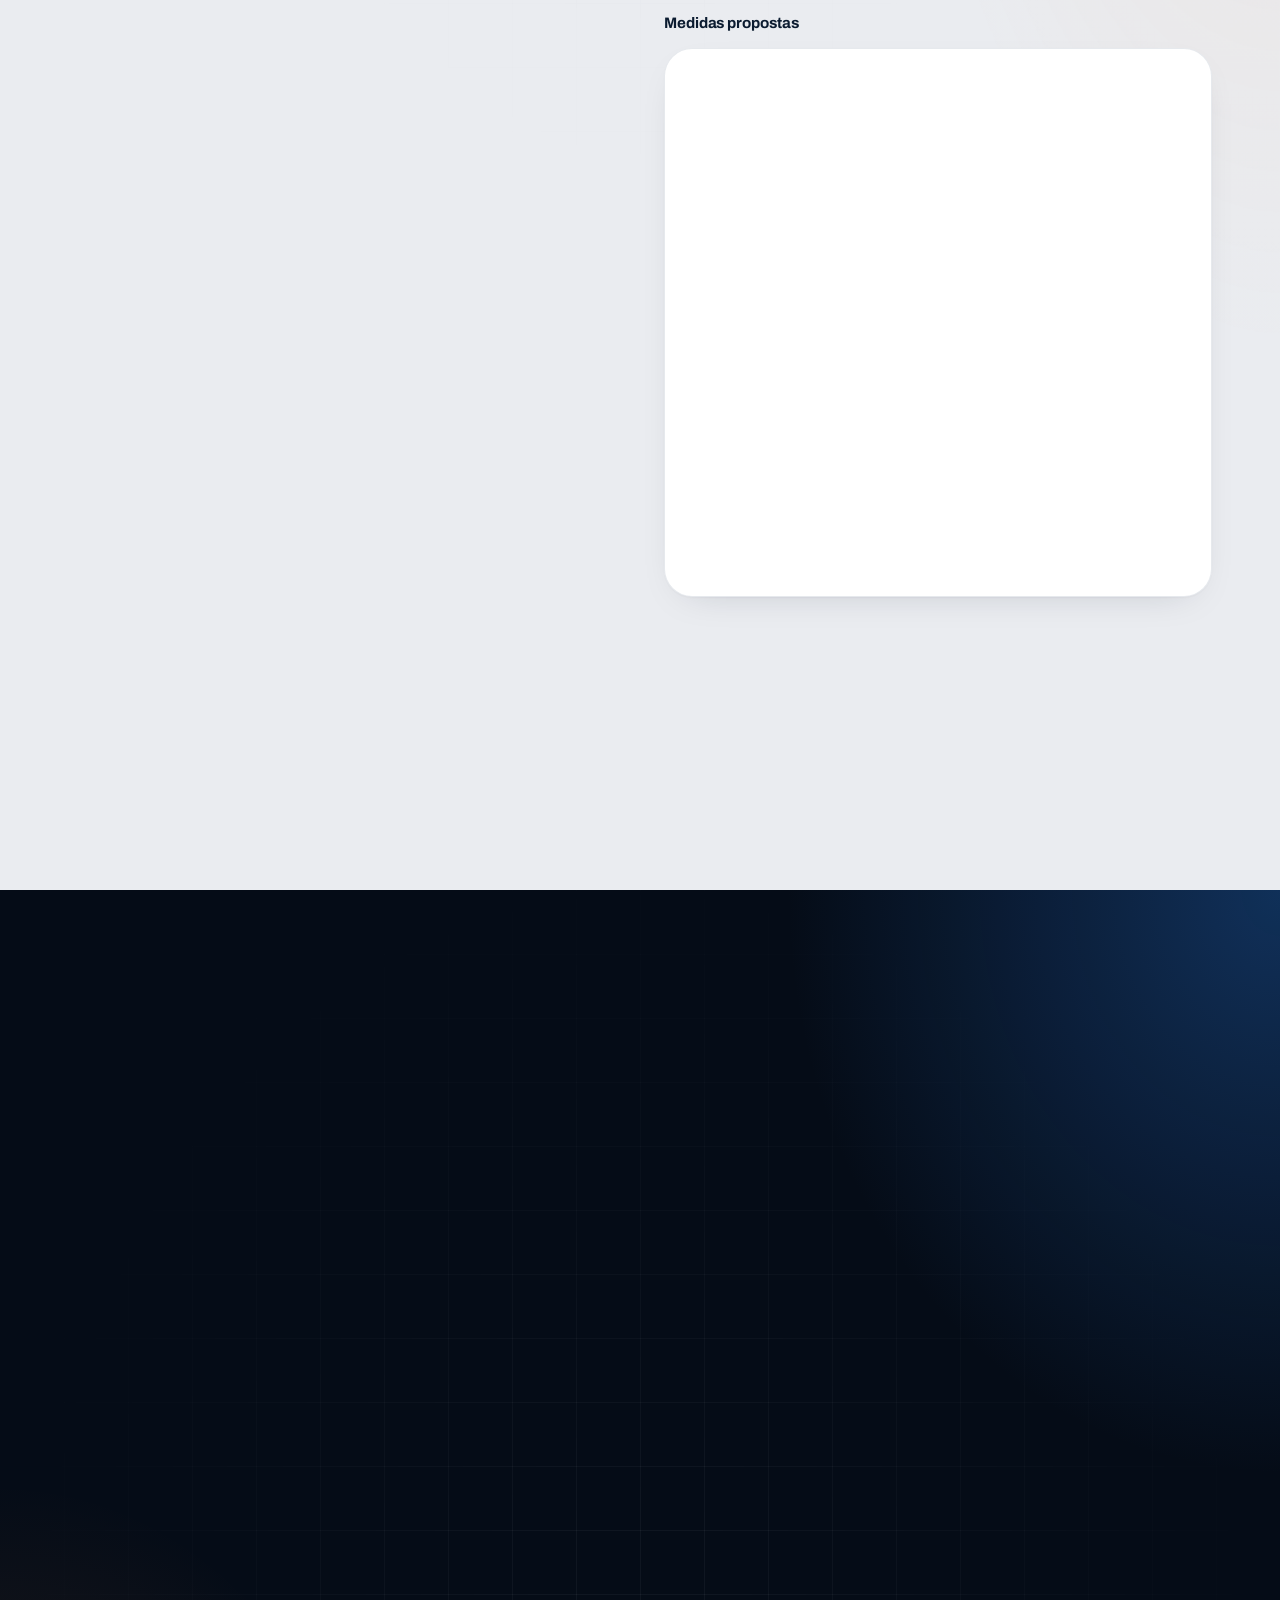
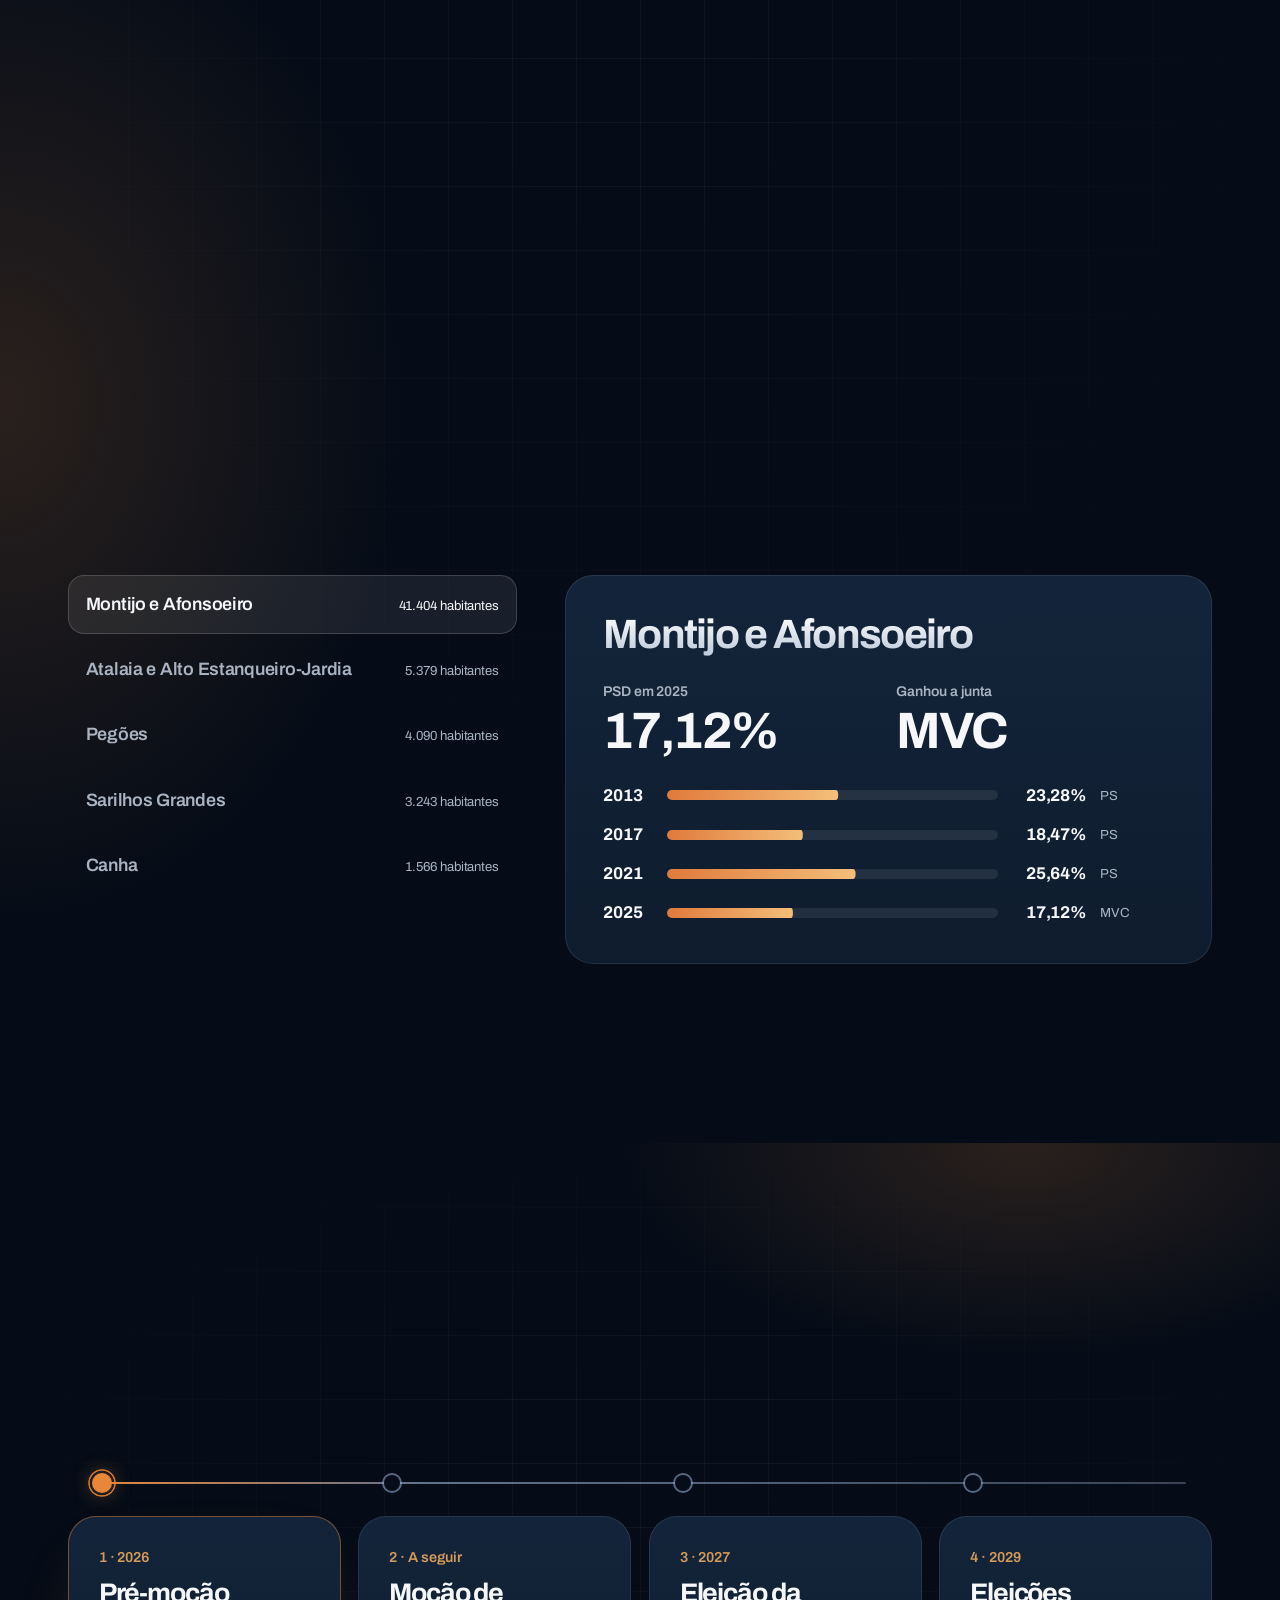
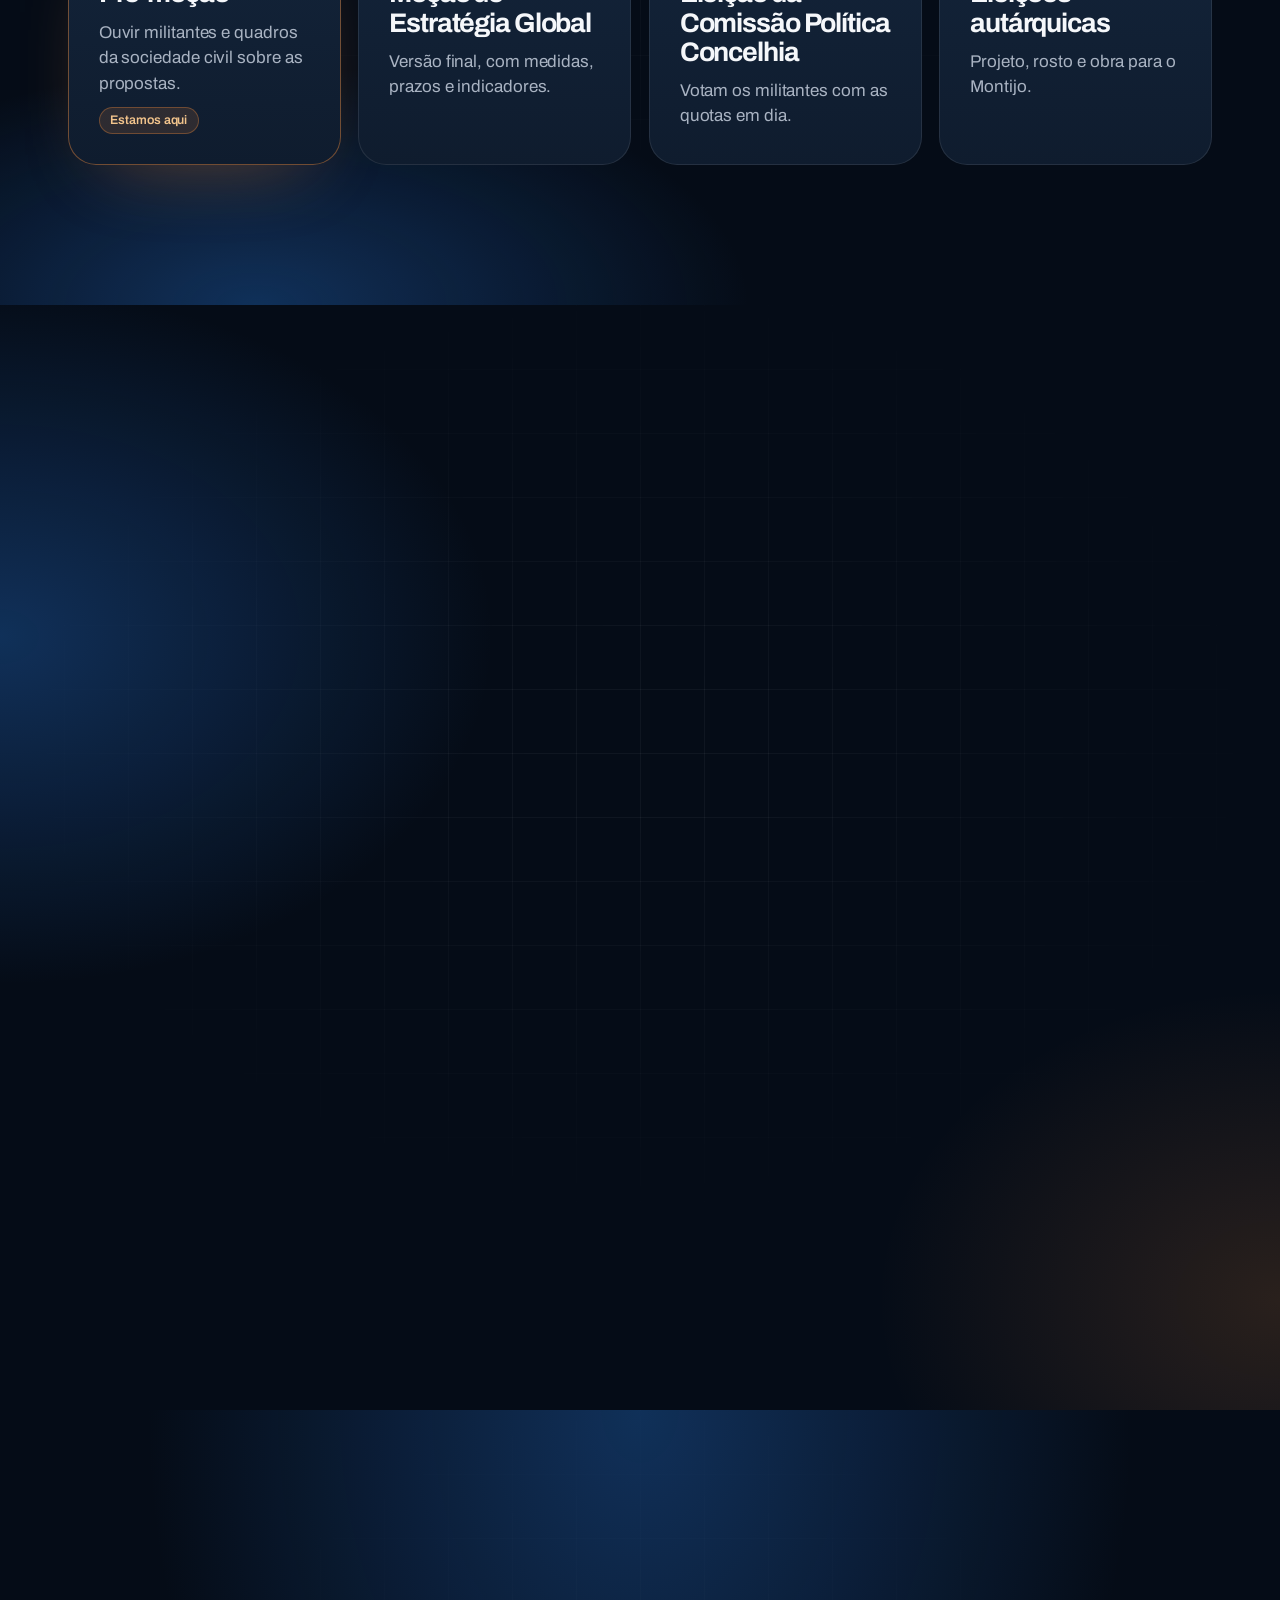
<file: movimento.html>
<!doctype html><html lang="pt-PT"><head><meta charset="utf-8"><title>Acreditar no Montijo!</title>
<meta name="robots" content="noindex"><link rel="canonical" href="https://www.acreditarnomontijo.pt/#compromissos">
<meta http-equiv="refresh" content="0; url=/#compromissos"></head>
<body><p><a href="/#compromissos">Continuar para o site da candidatura</a></p></body></html>
</file>
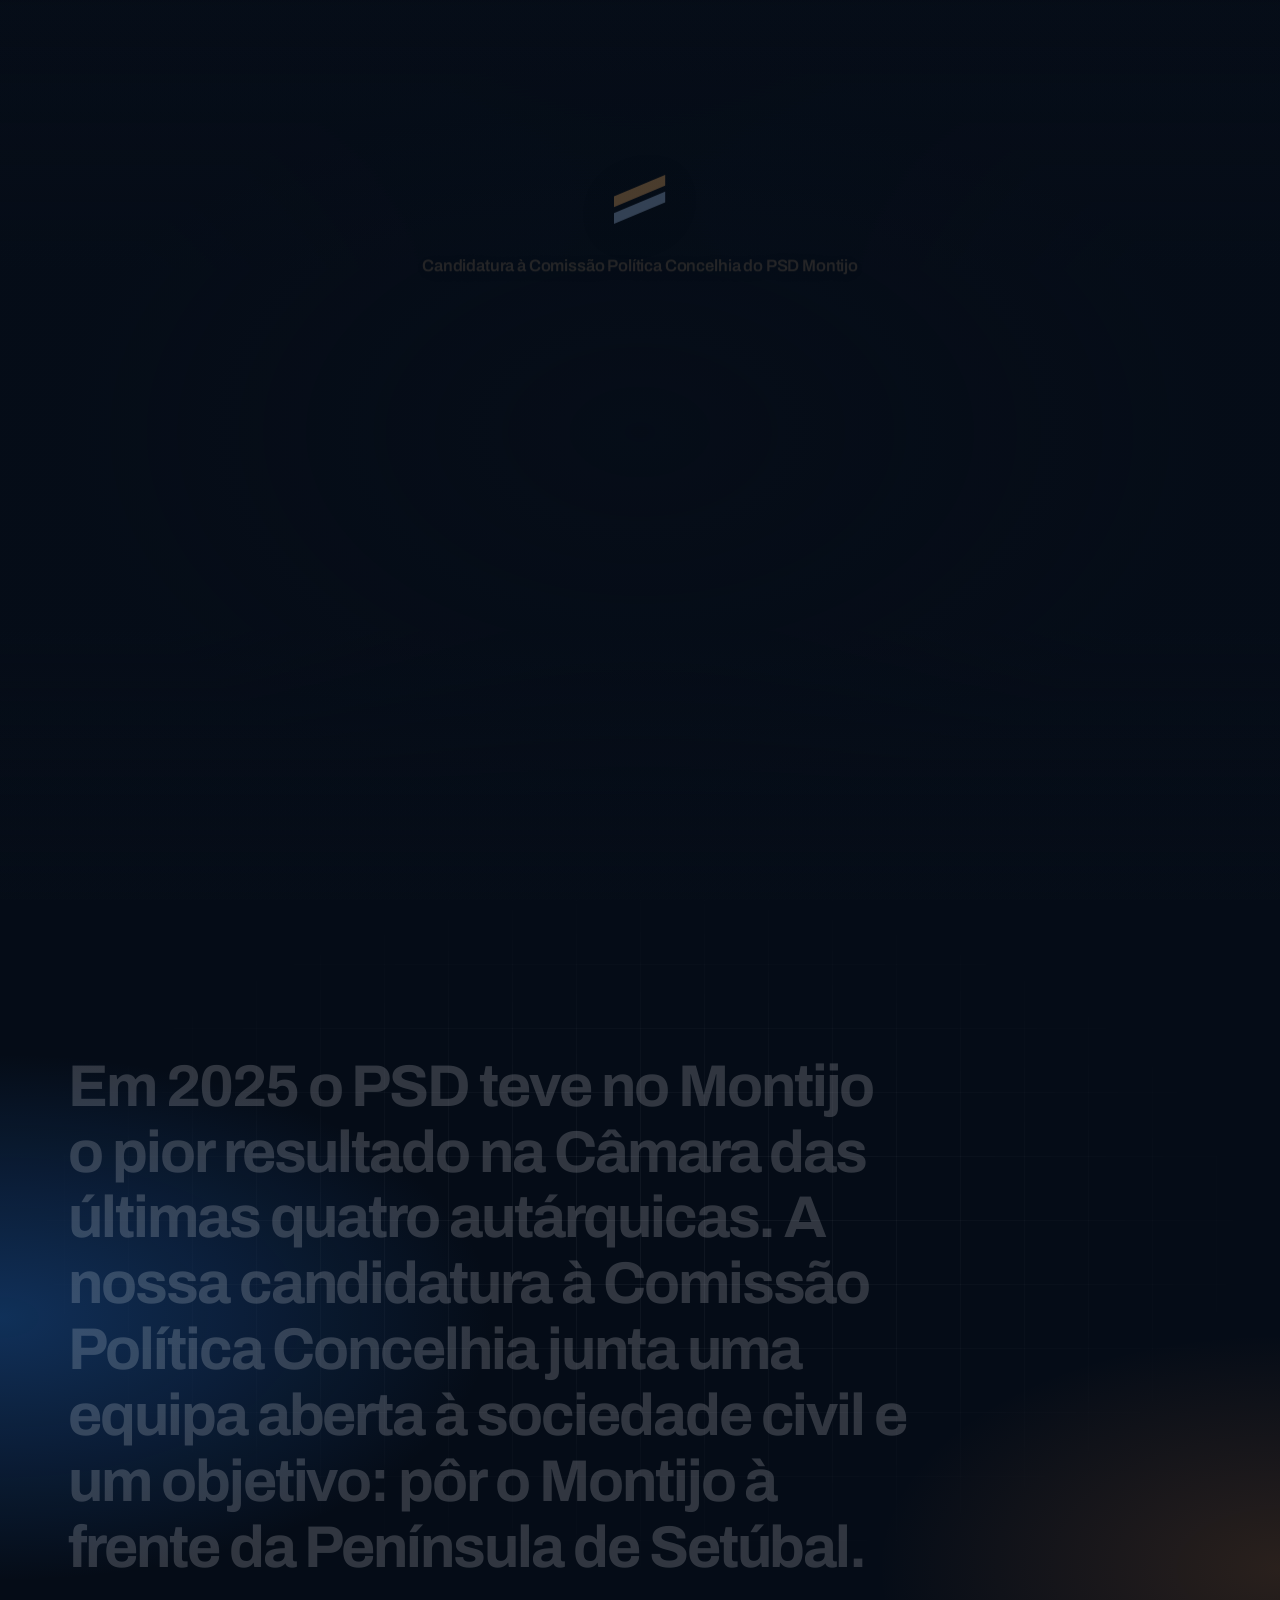
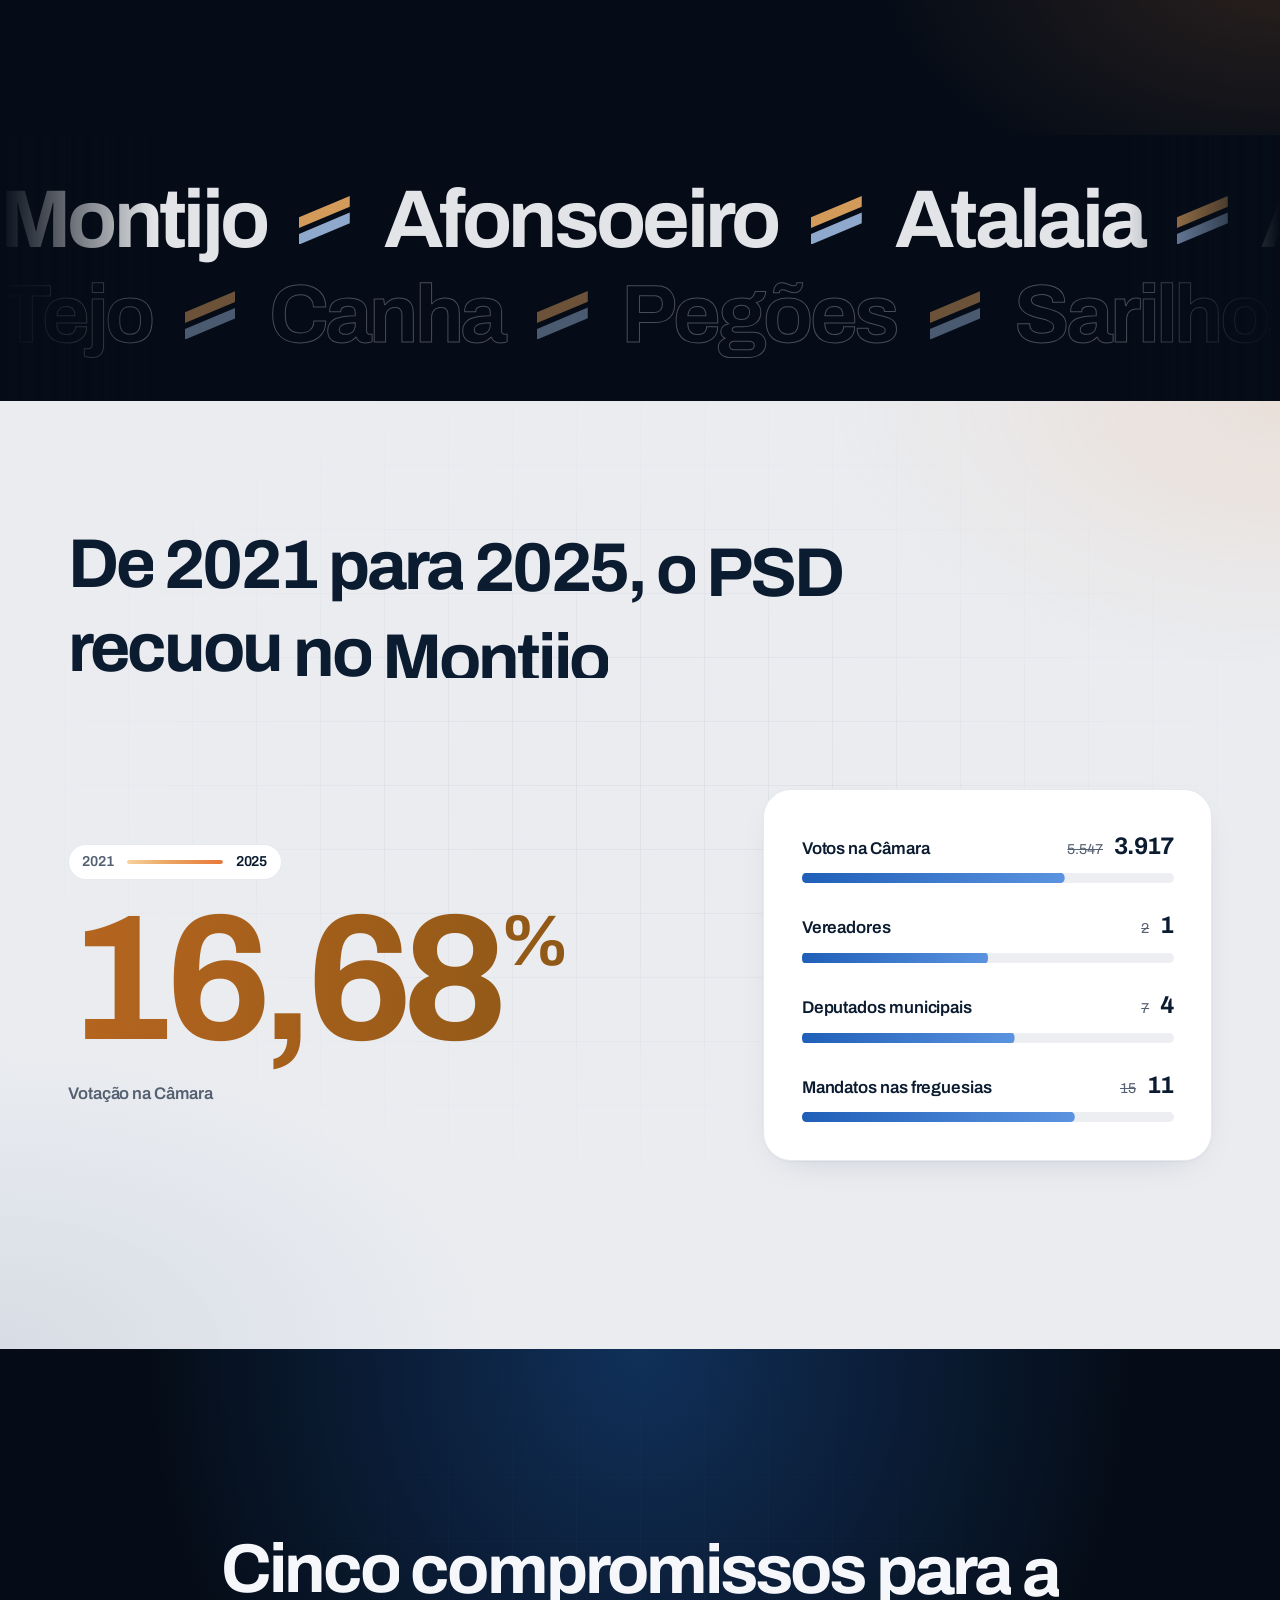
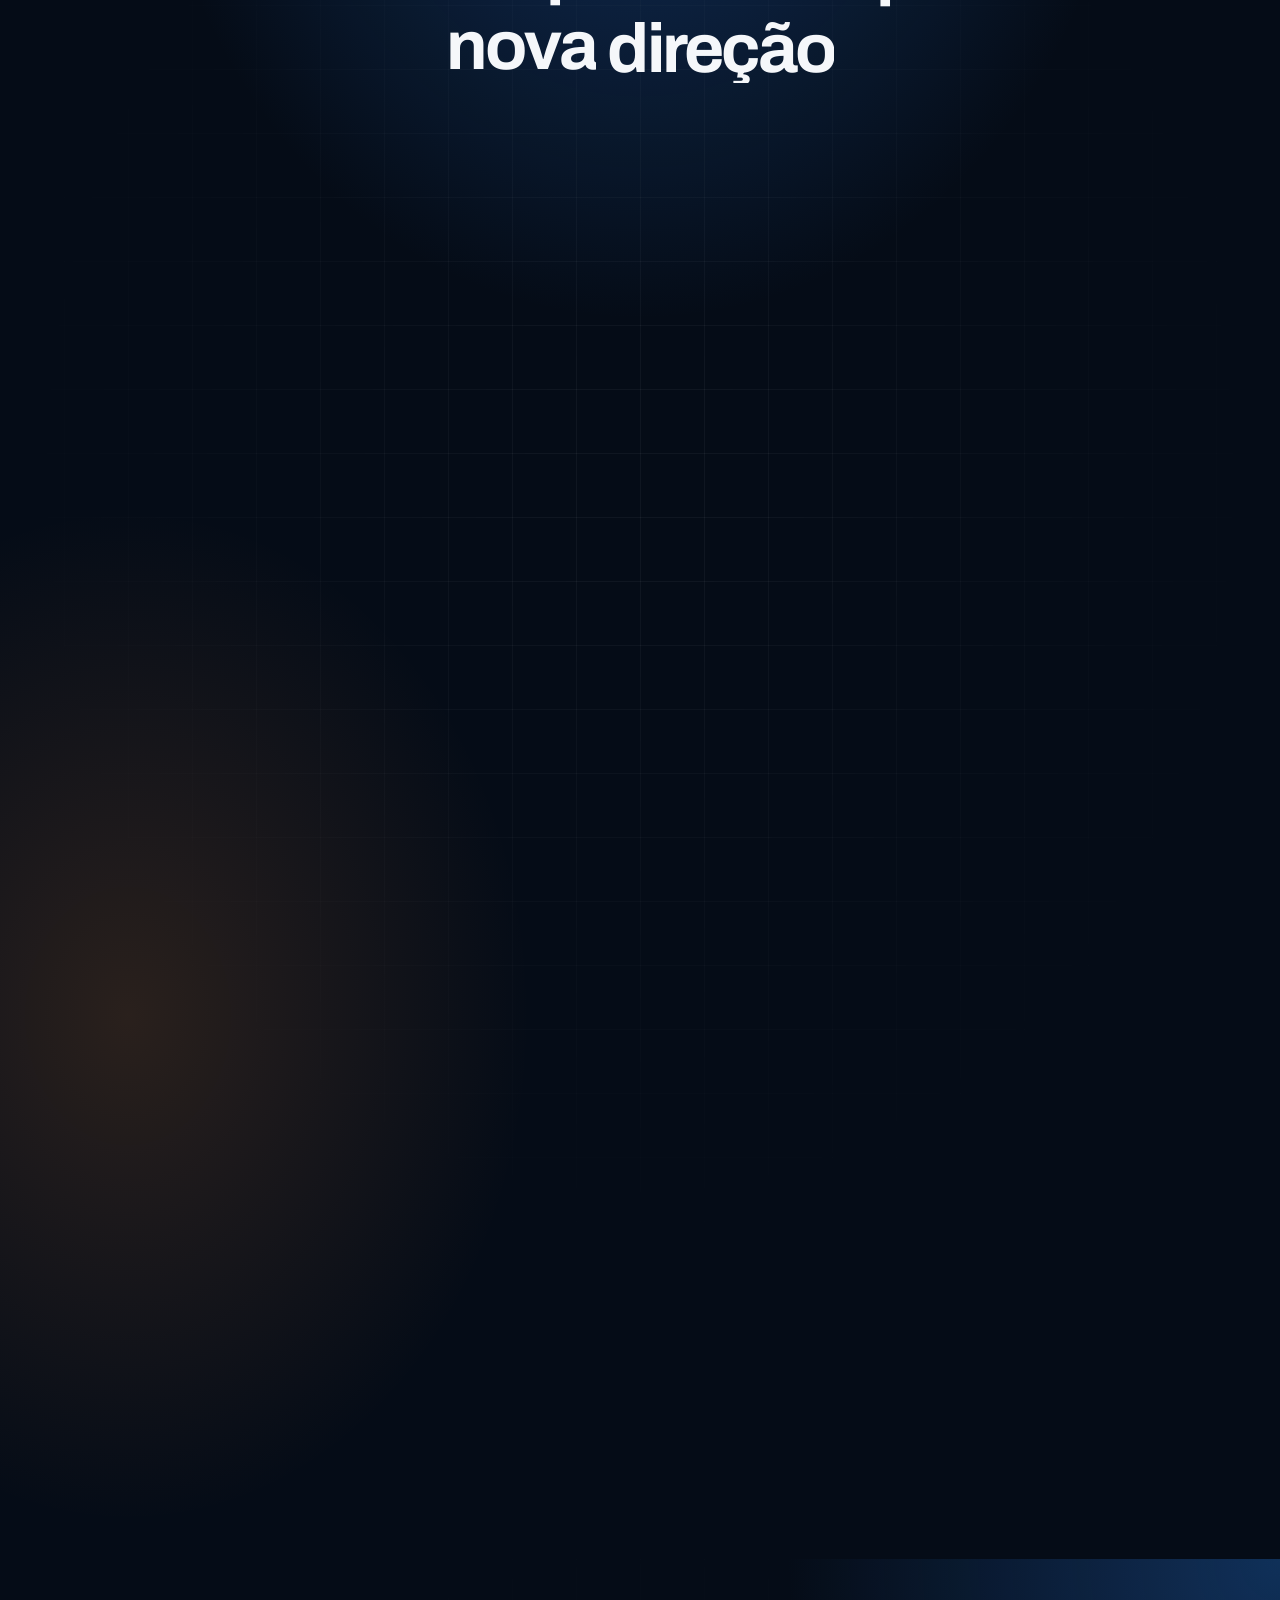
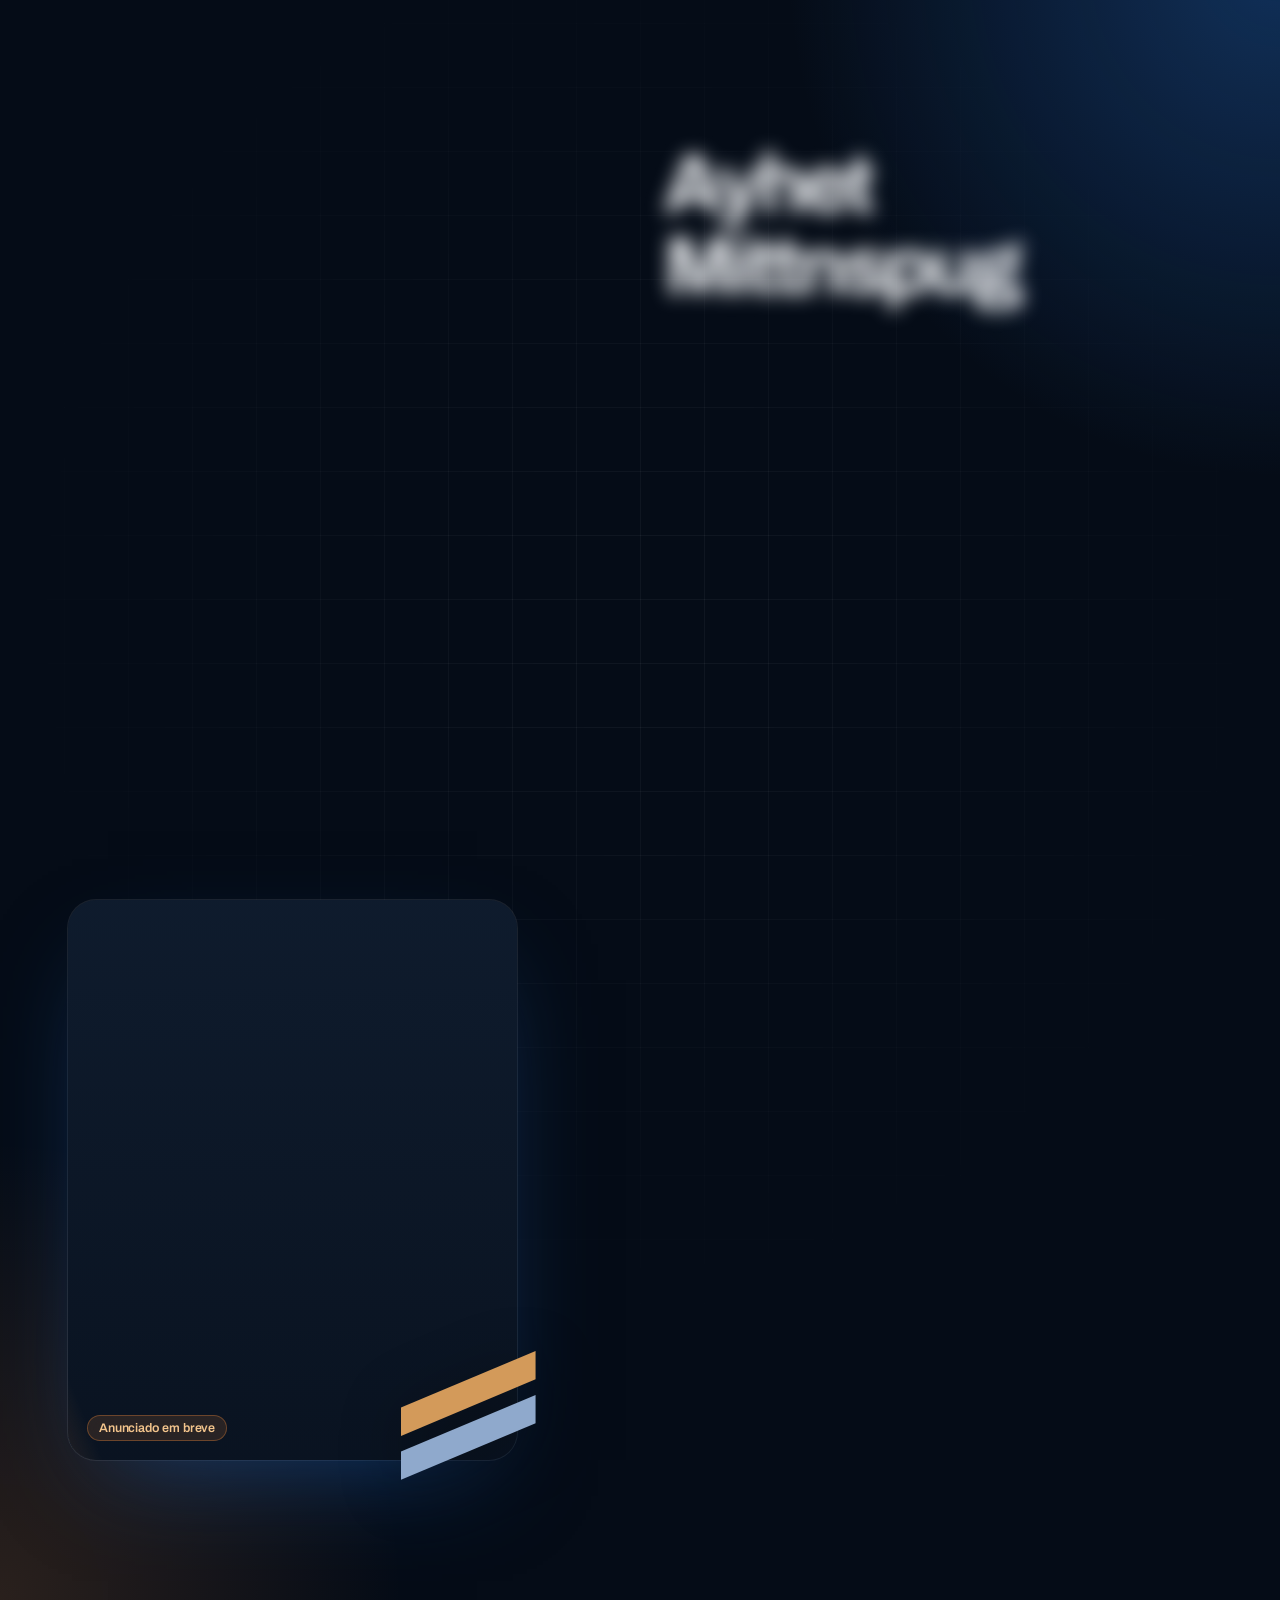
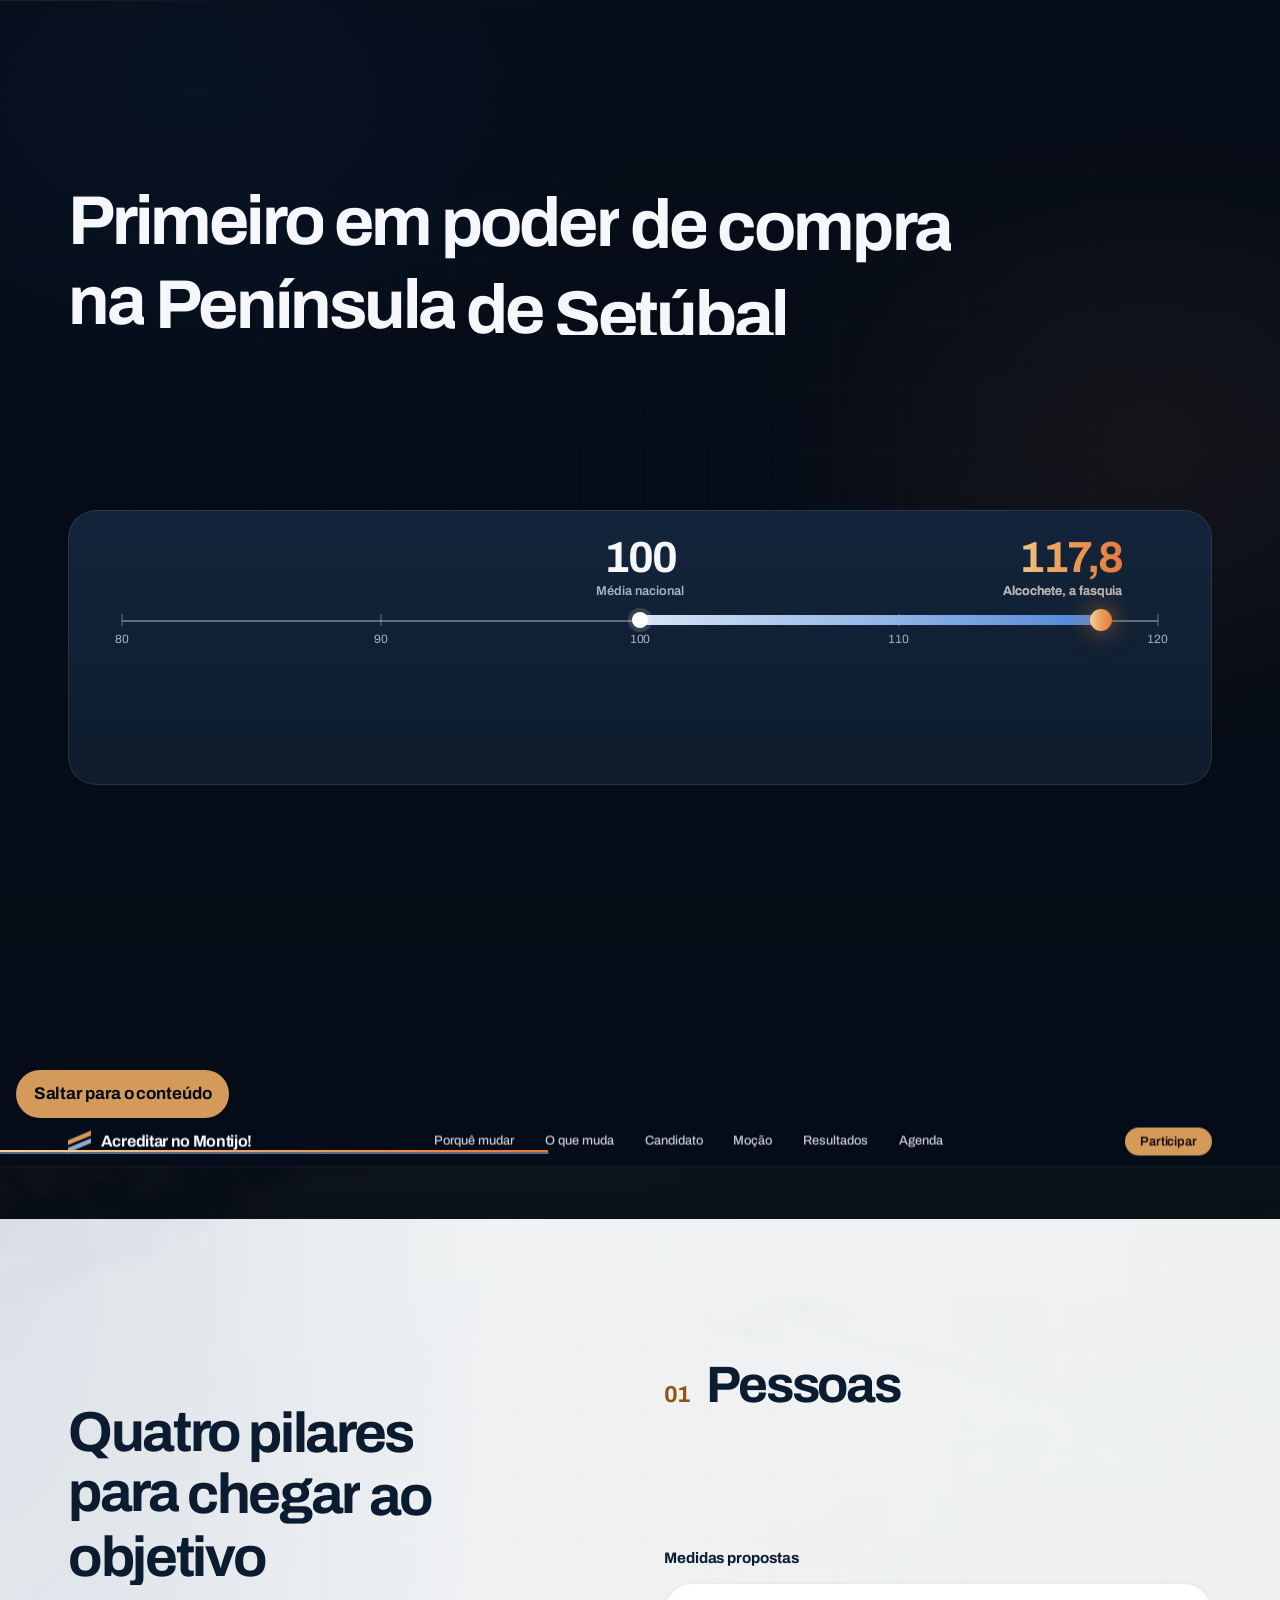
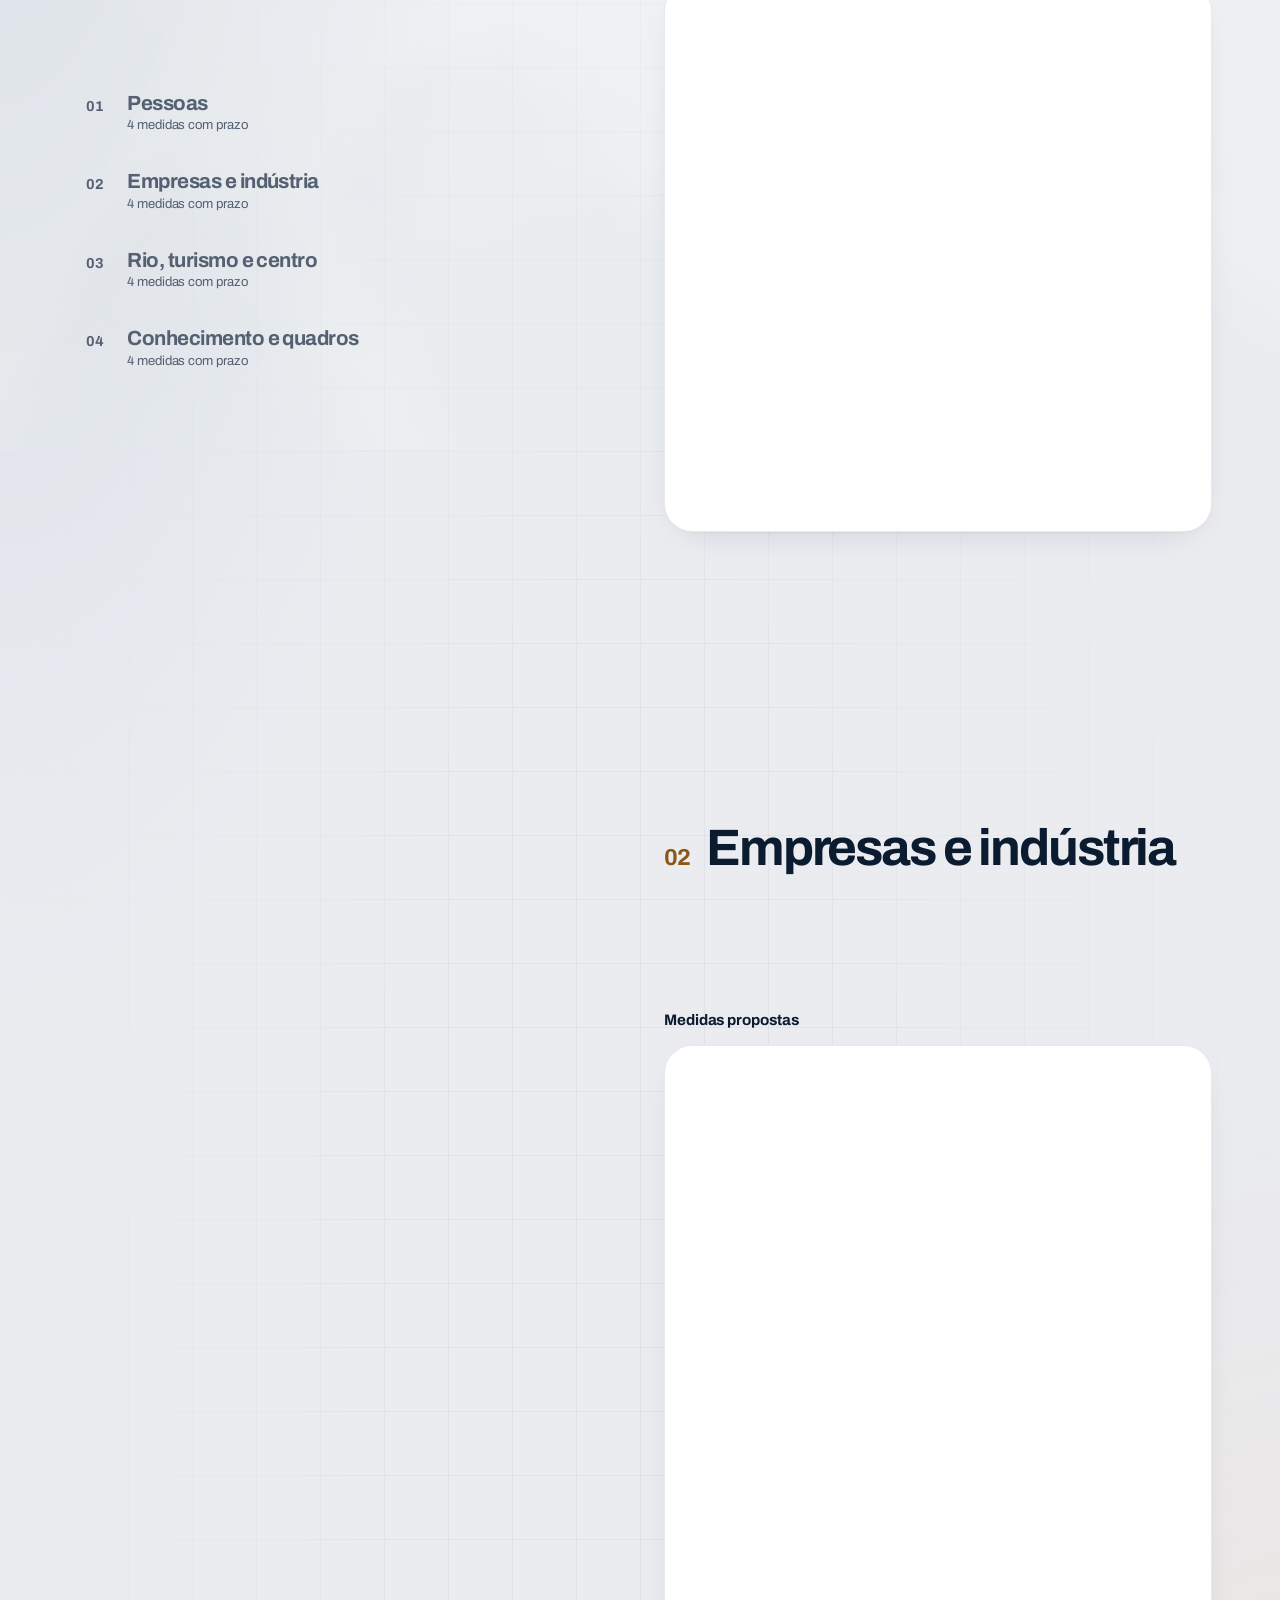
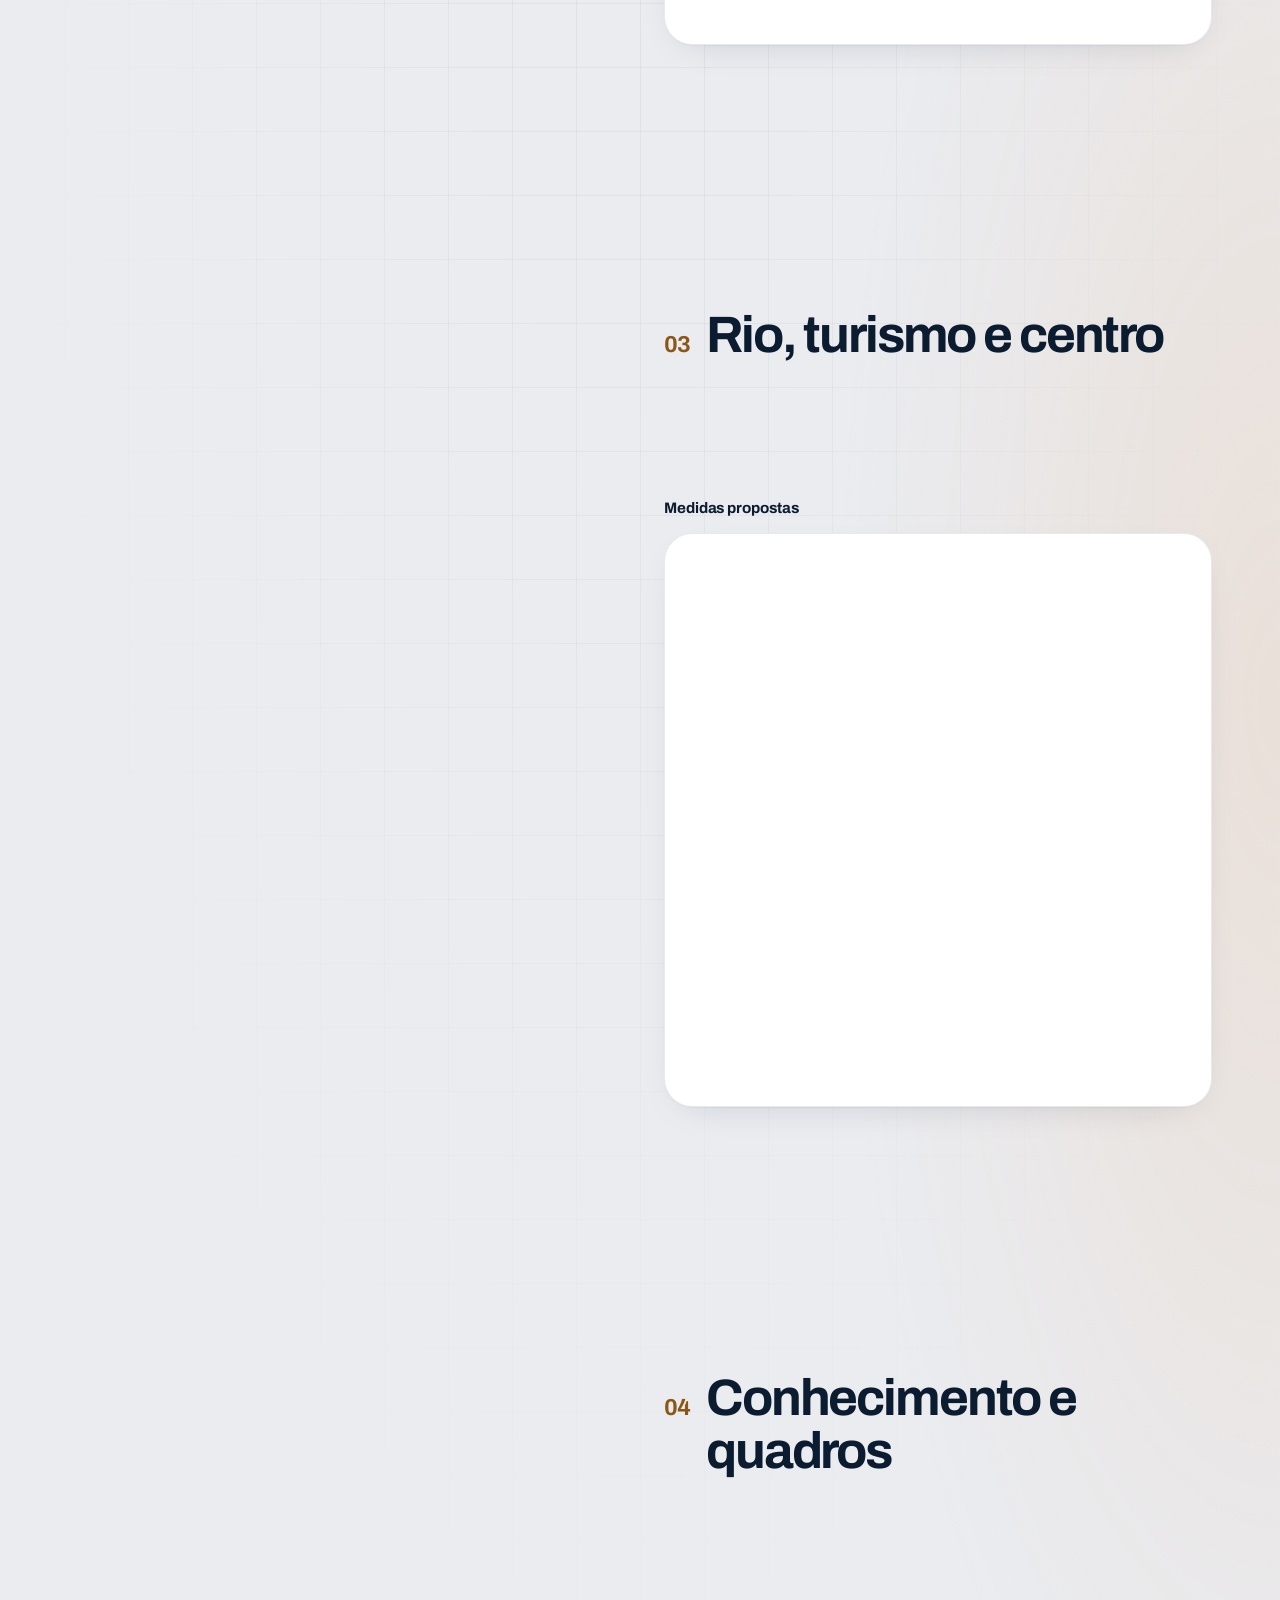
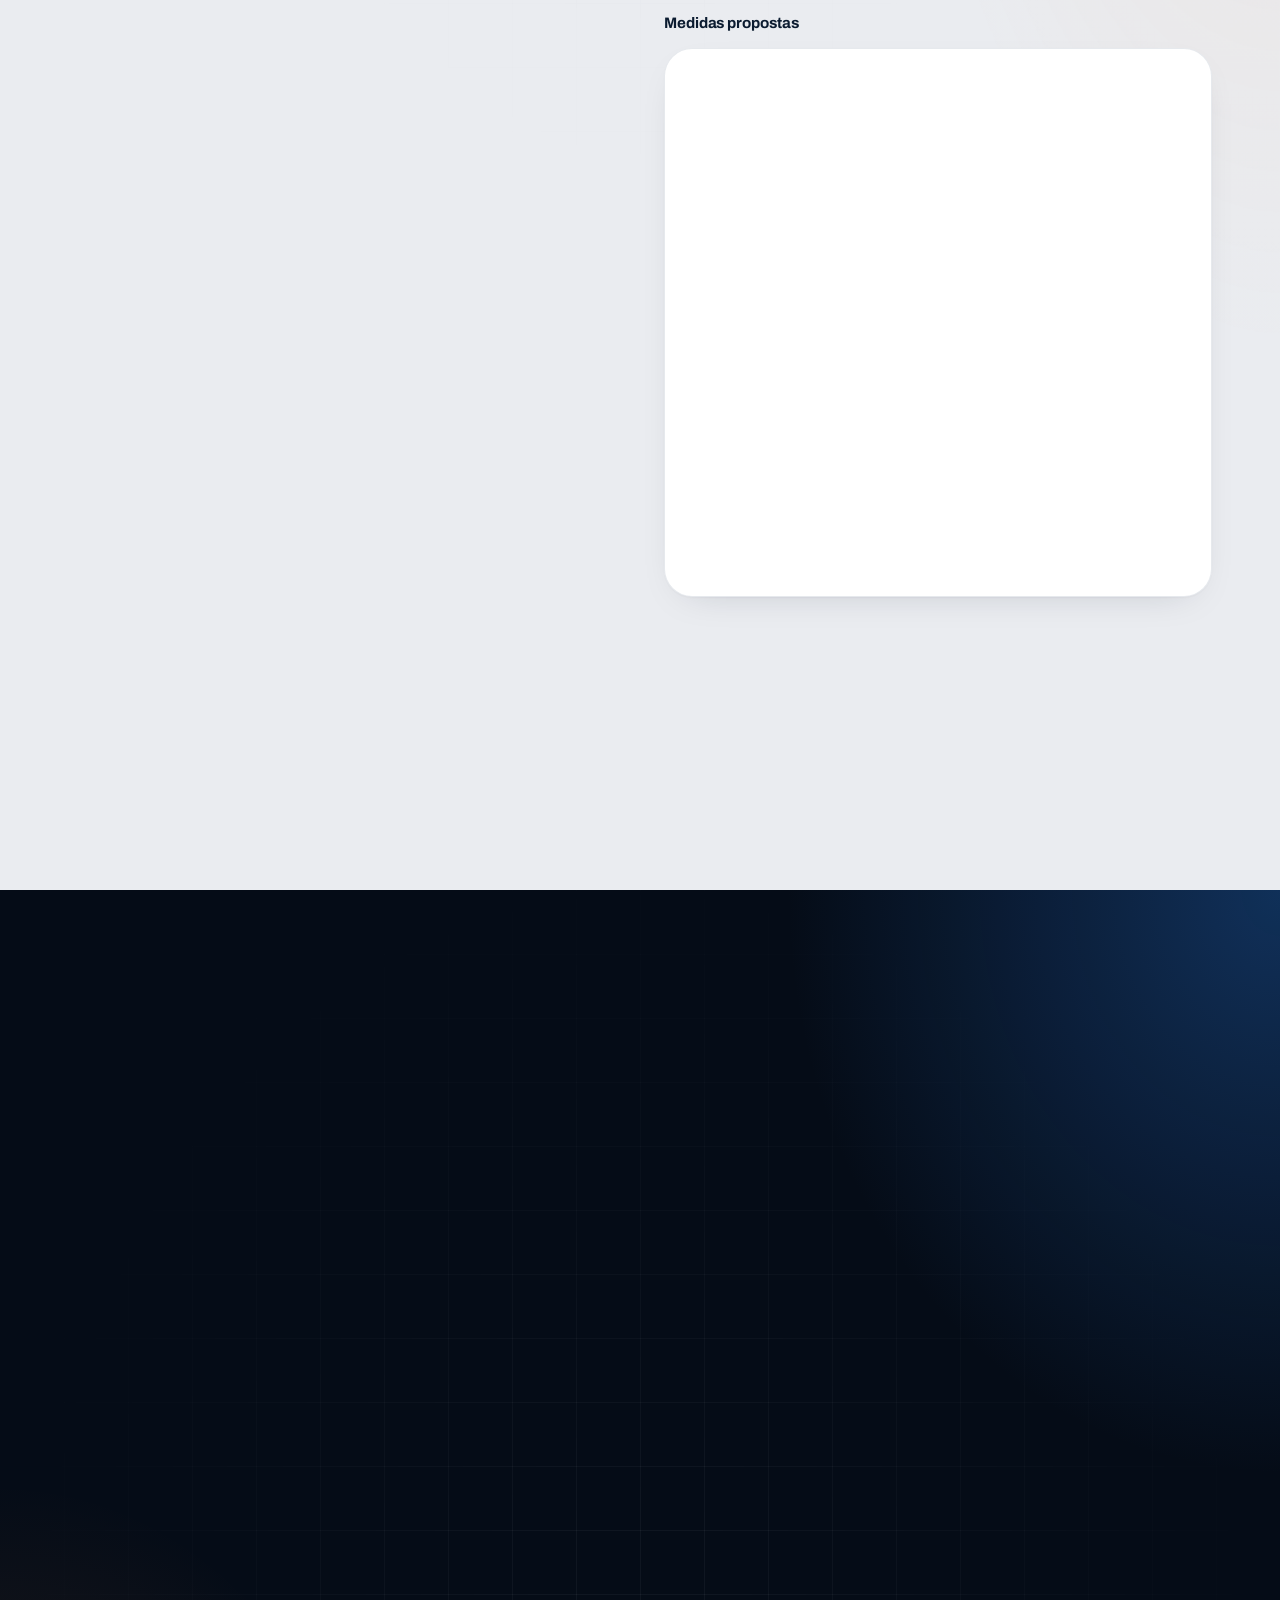
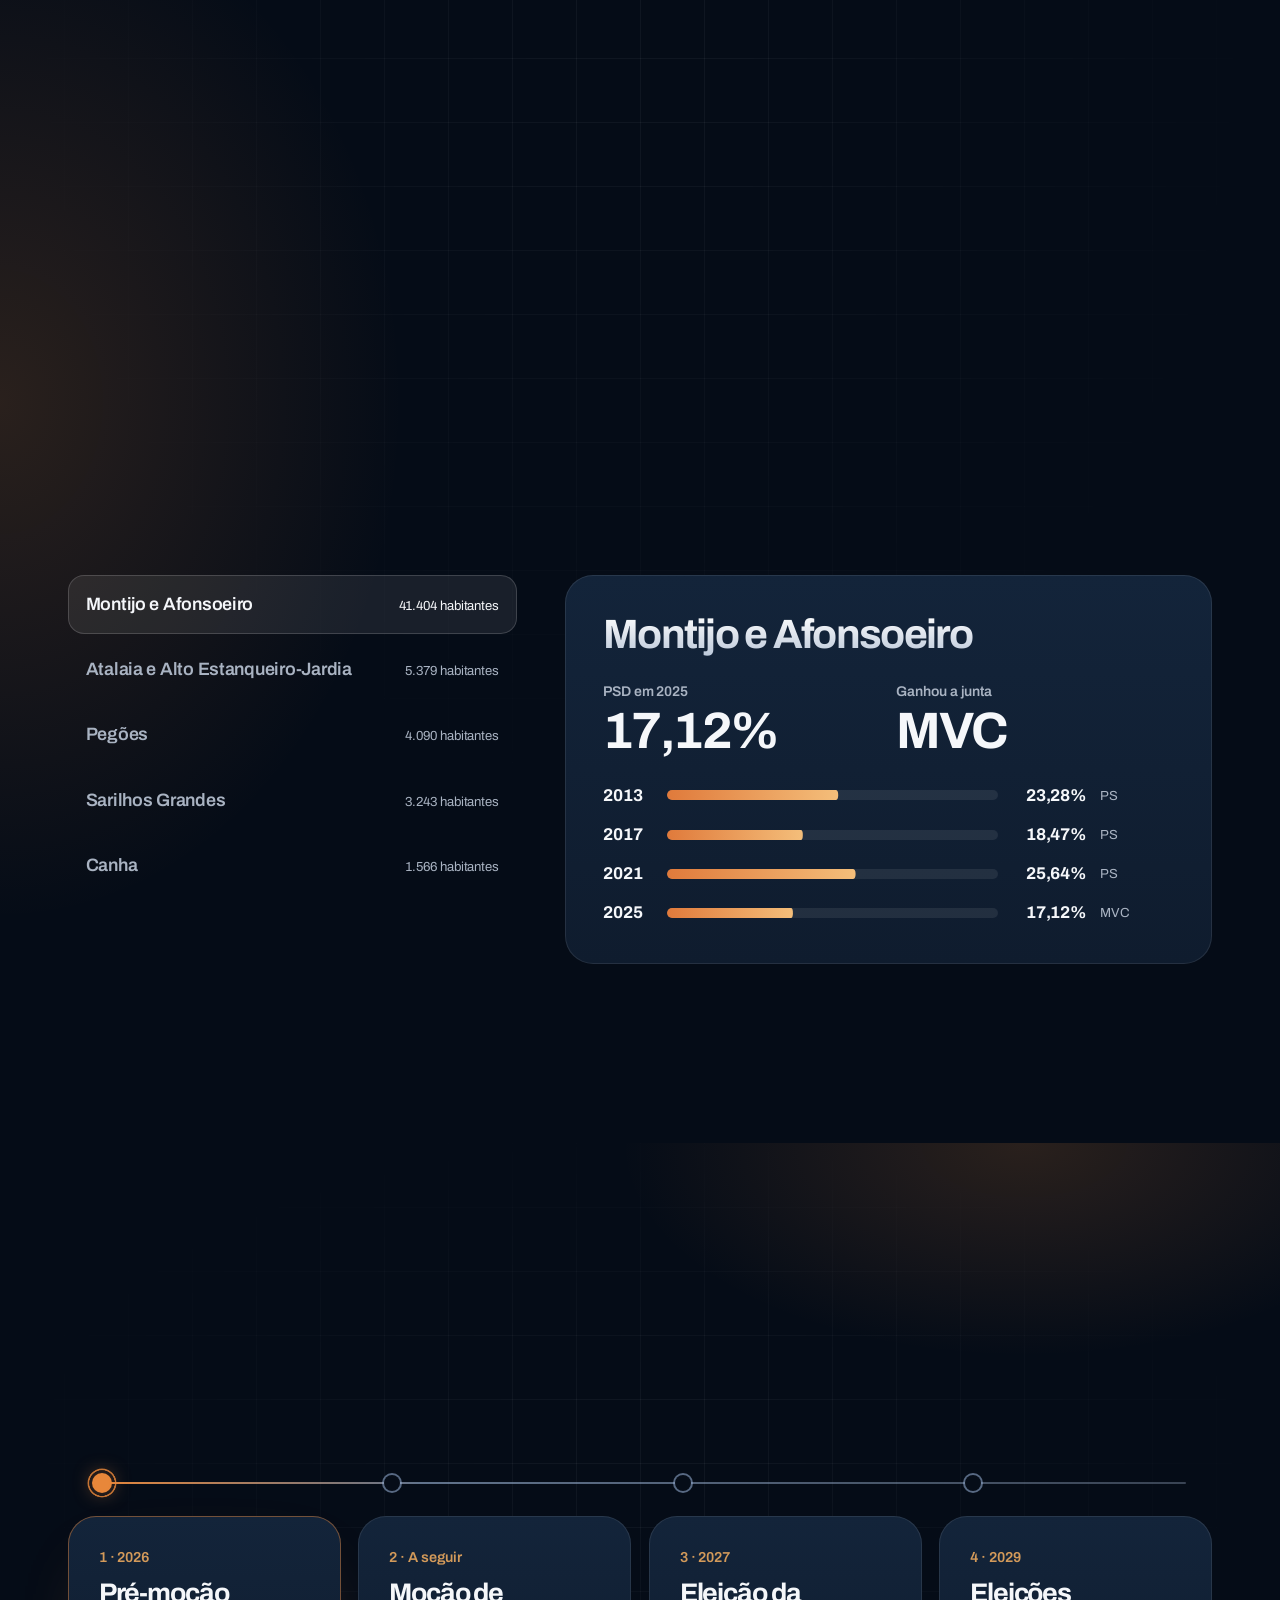
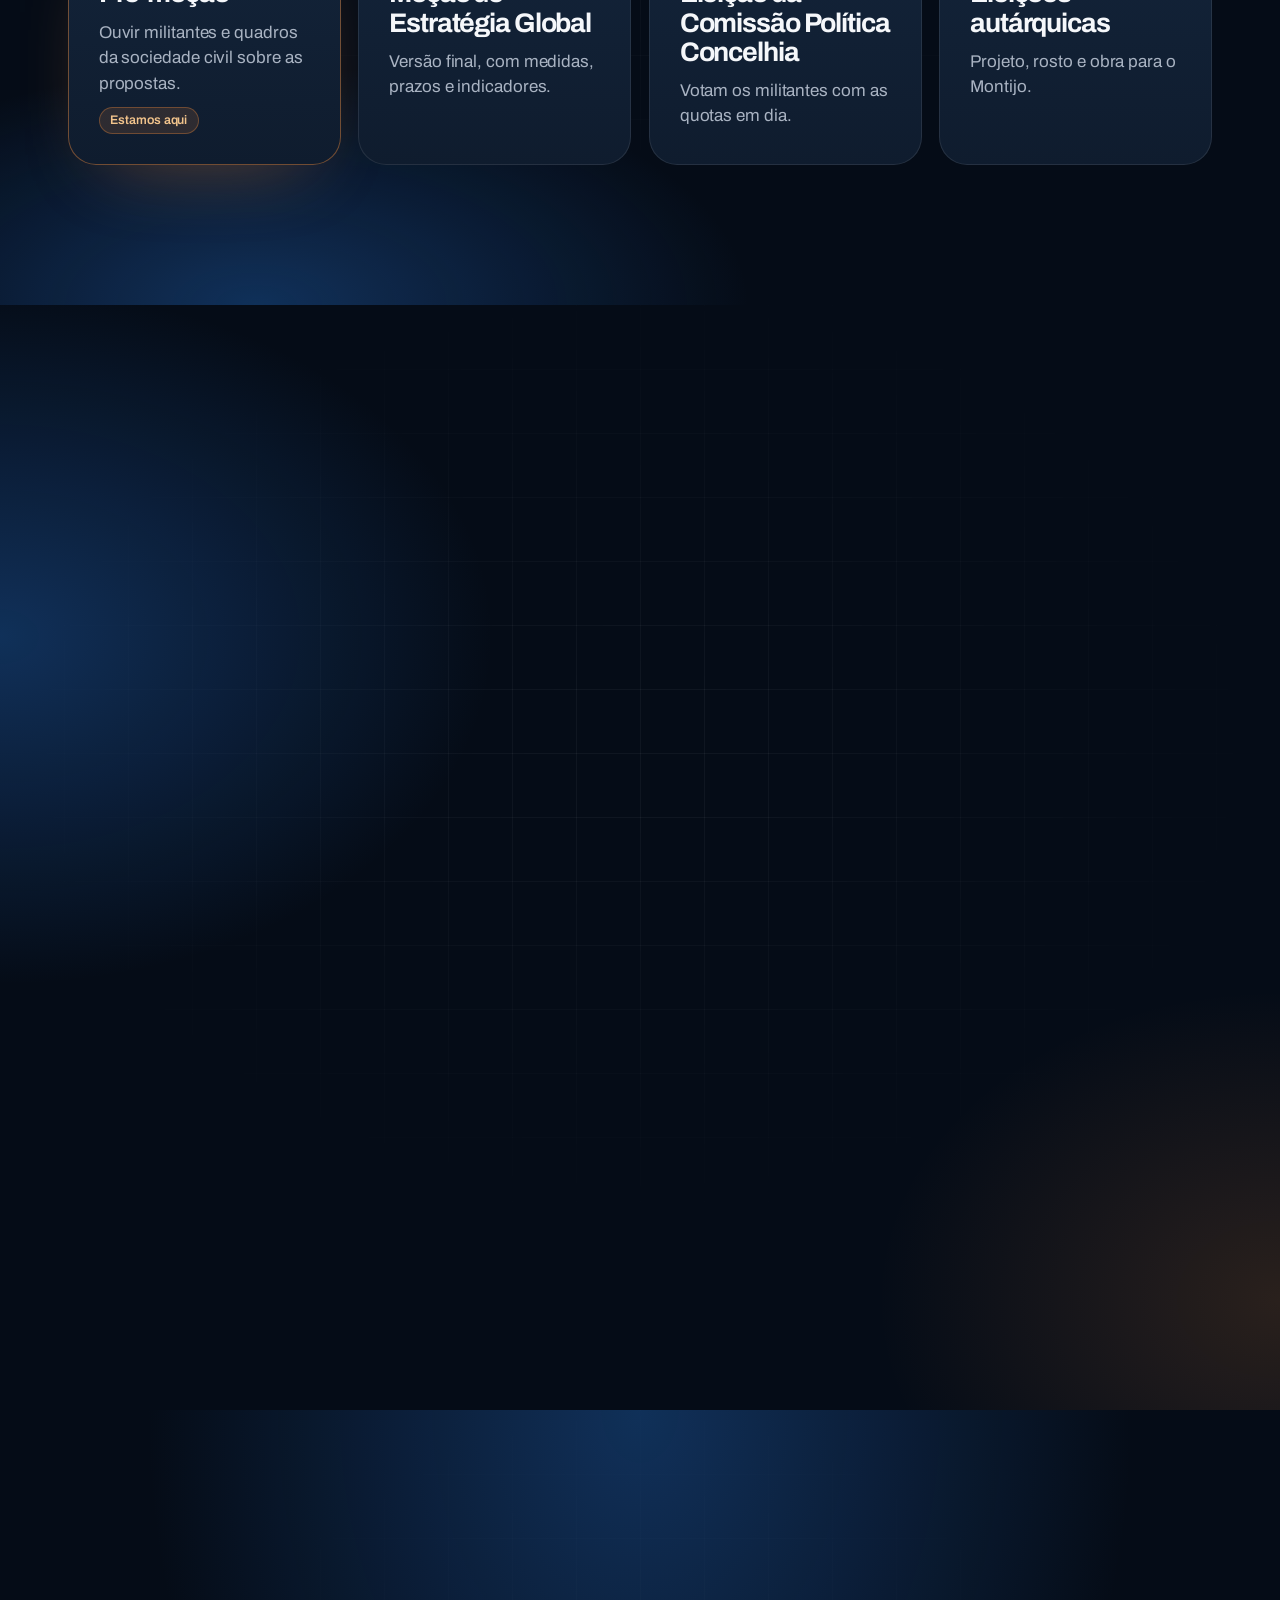
<file: pre-mocao.html>
<!doctype html><html lang="pt-PT"><head><meta charset="utf-8"><title>Acreditar no Montijo!</title>
<meta name="robots" content="noindex"><link rel="canonical" href="https://www.acreditarnomontijo.pt/#mocao">
<meta http-equiv="refresh" content="0; url=/#mocao"></head>
<body><p><a href="/#mocao">Continuar para o site da candidatura</a></p></body></html>
</file>
